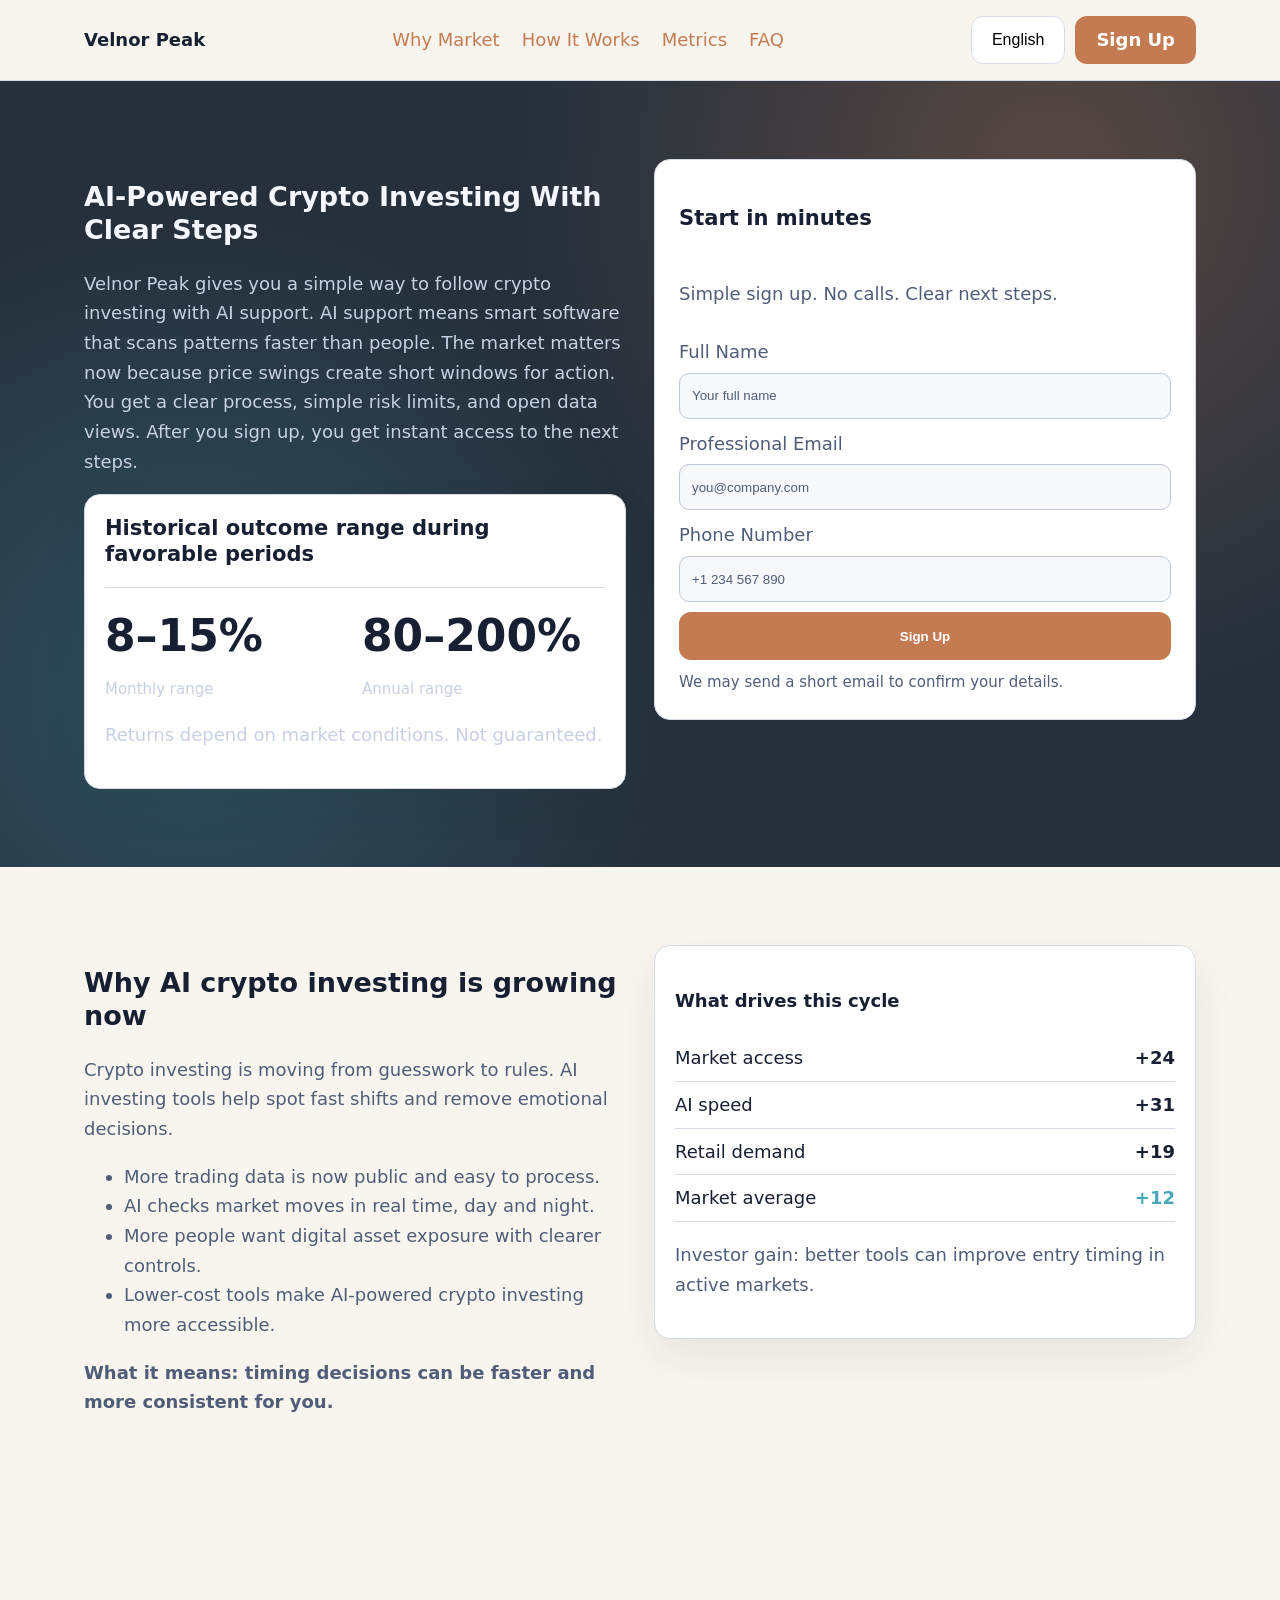
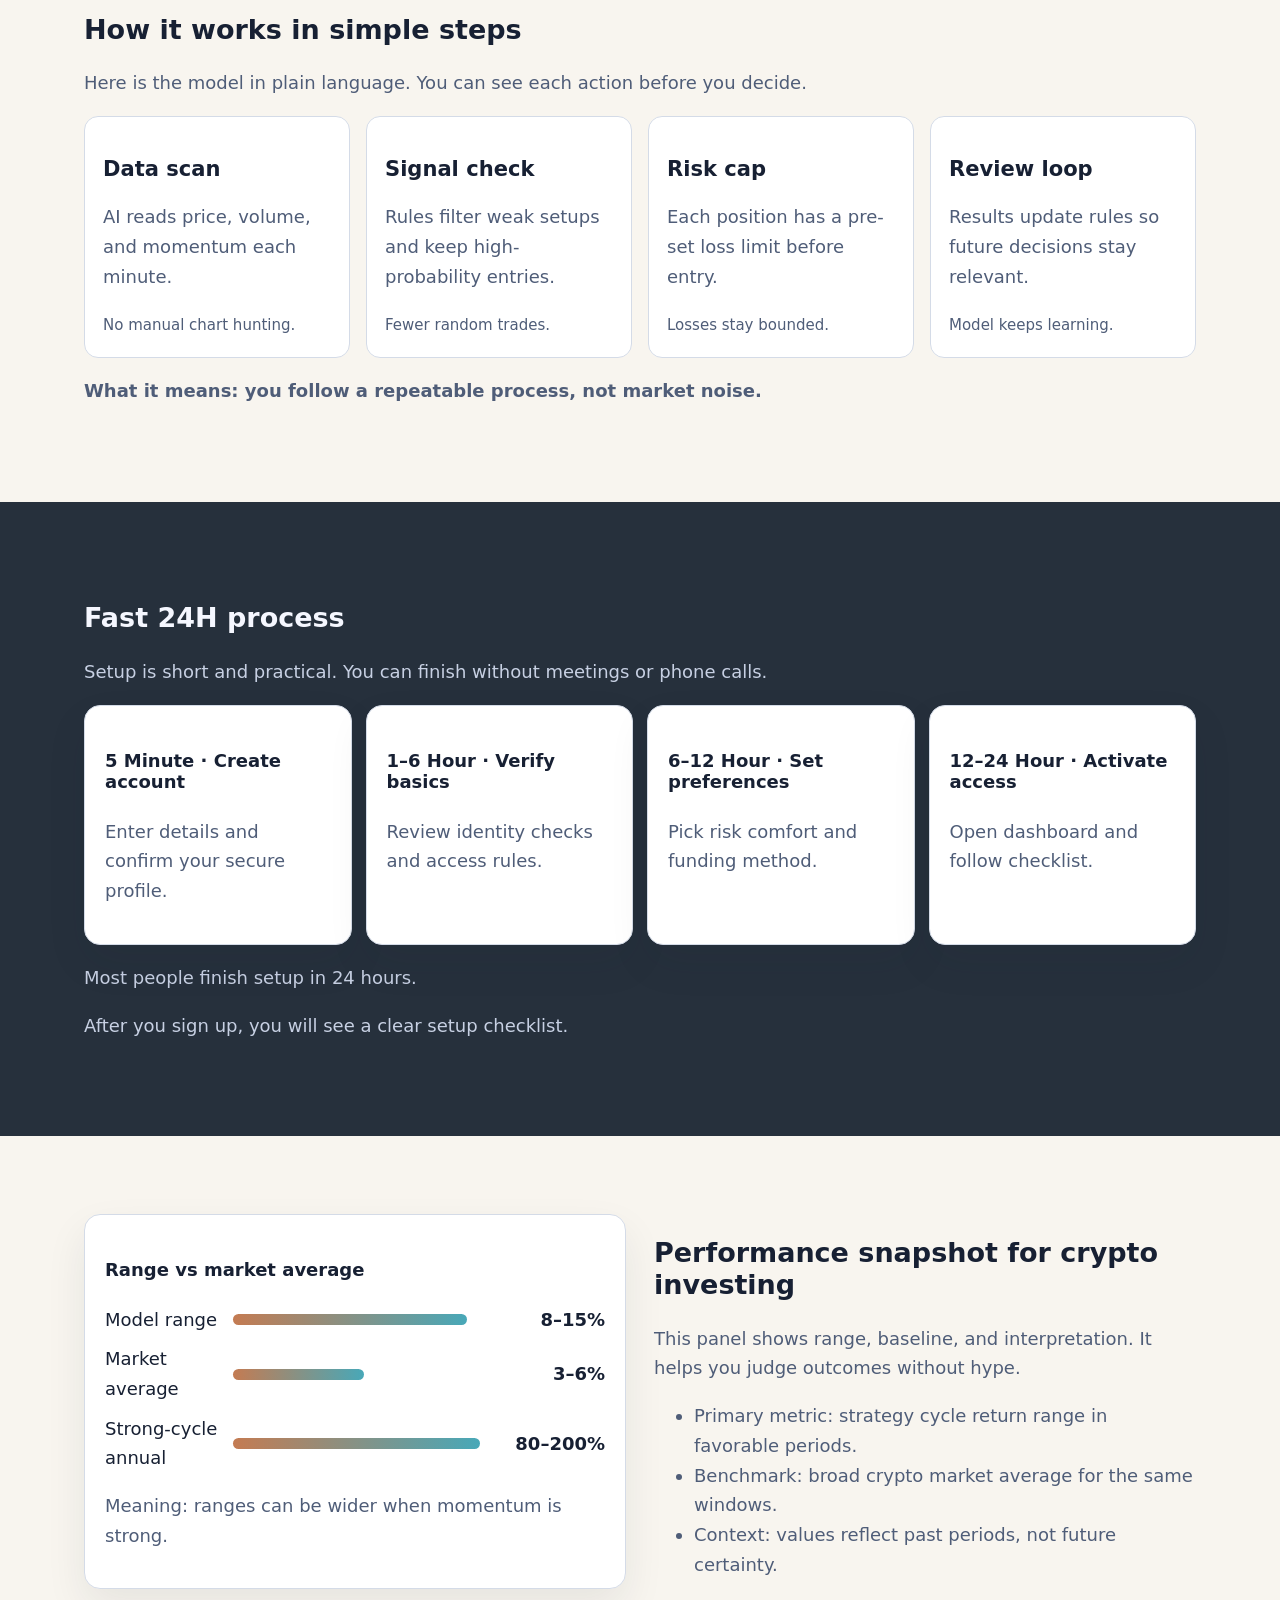
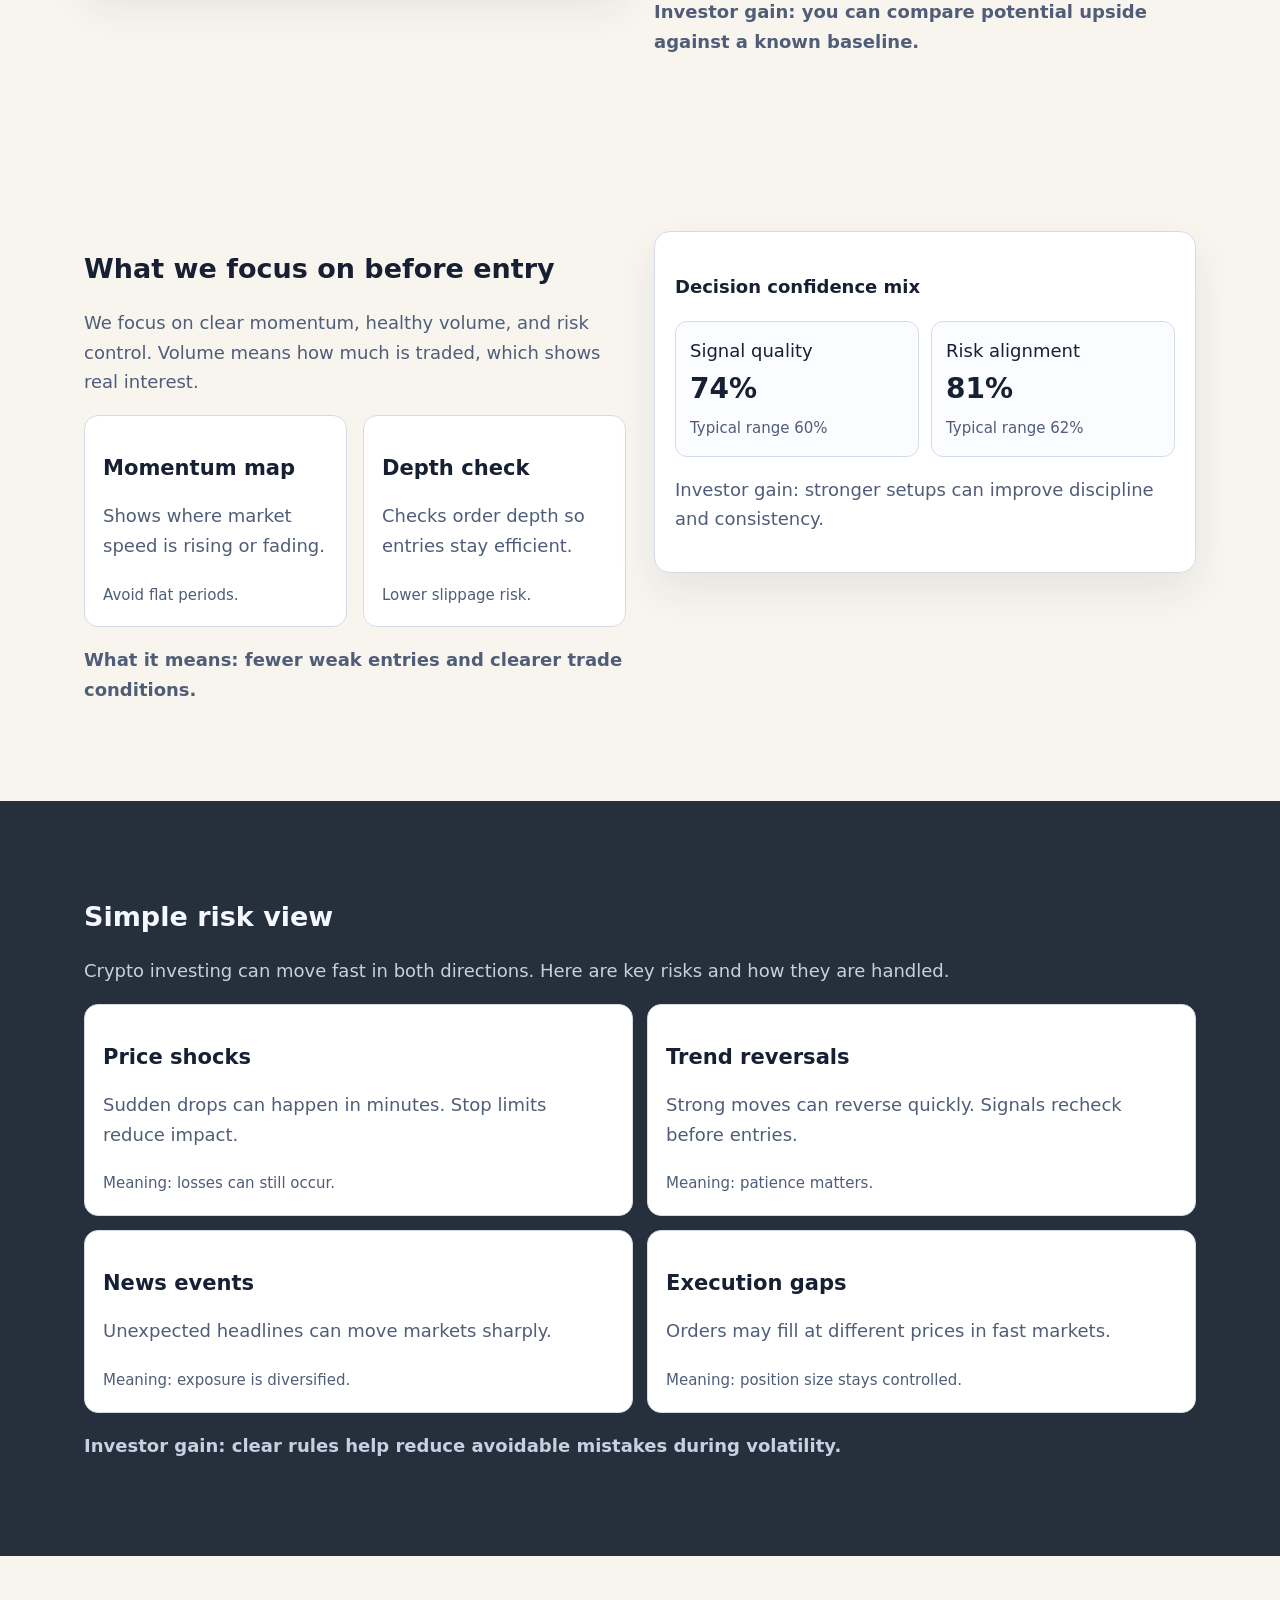
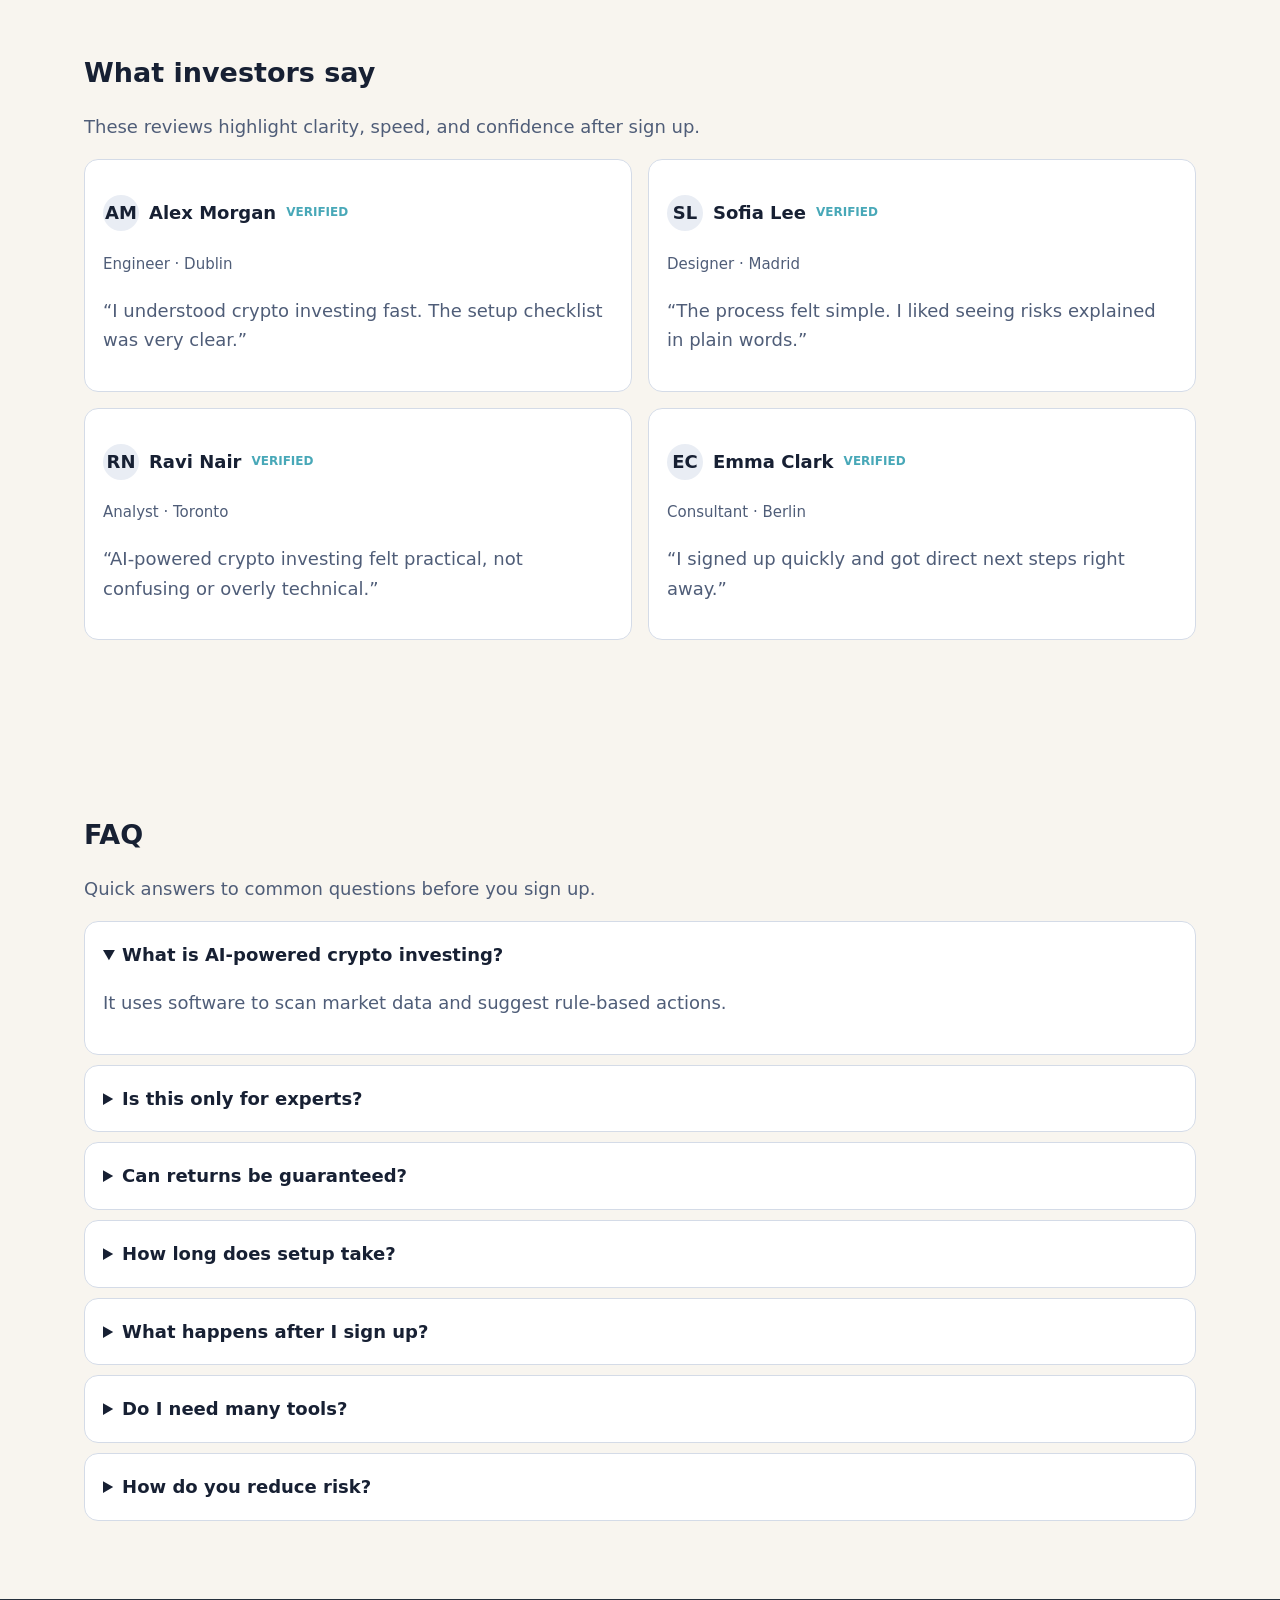
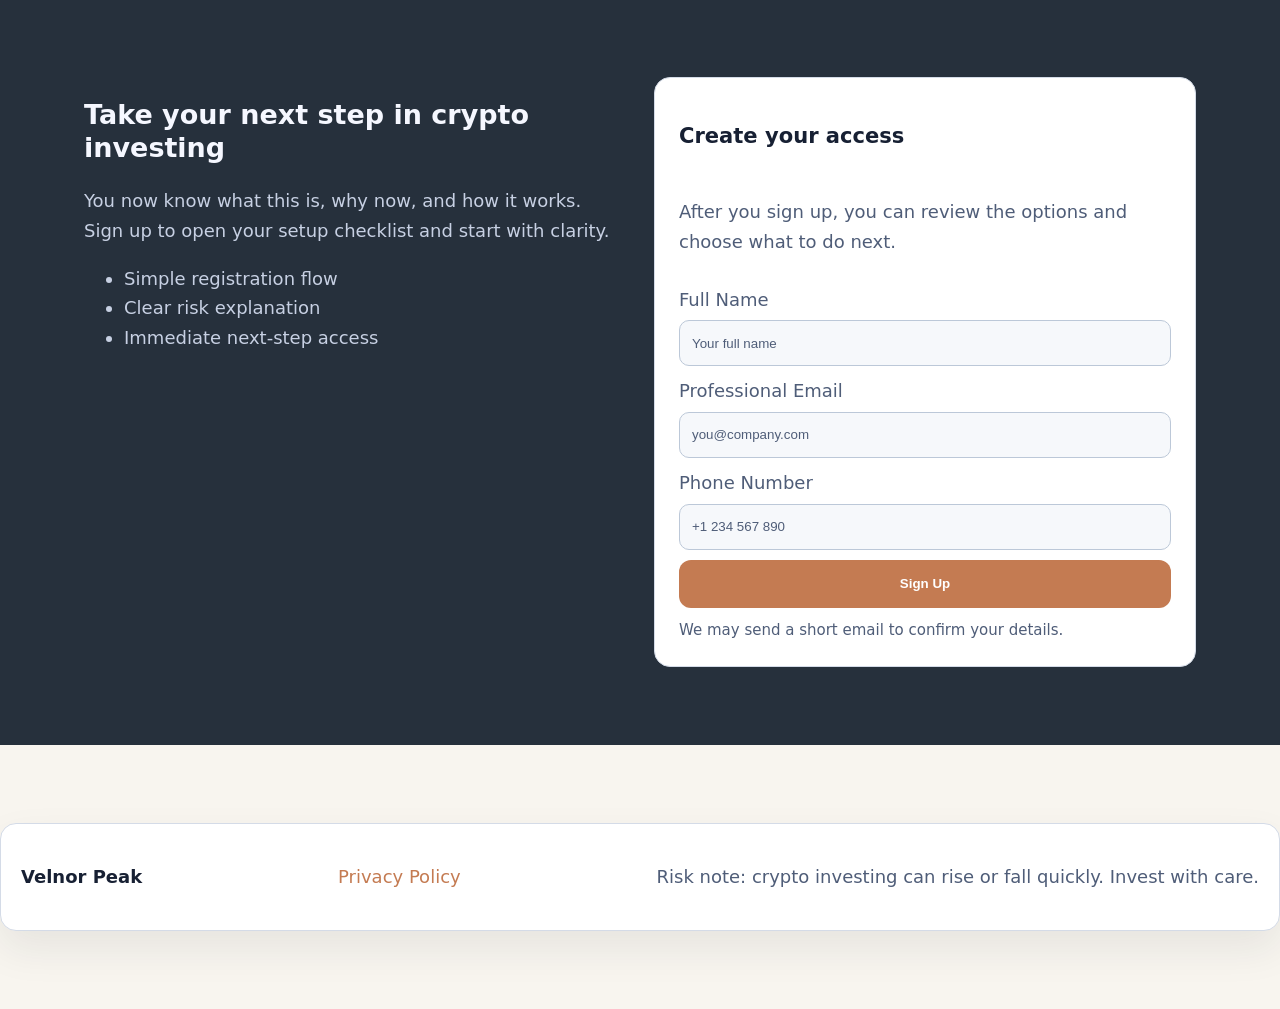
<file: index.html>
<!doctype html>
<html lang="en">
<head>
  <meta charset="UTF-8">
  <meta name="viewport" content="width=device-width, initial-scale=1.0">
  <title>Velnor Peak | AI-Powered Crypto Investing for English Users</title>
  <meta name="description" content="Learn a clear path to AI-powered crypto investing with Velnor Peak. Simple steps, clear risks, and fast sign up for English visitors.">
  <link rel="canonical" href="https://velnorpeak.com/">
  <link rel="alternate" hreflang="en" href="https://velnorpeak.com/index.html">
  <link rel="alternate" hreflang="de" href="https://velnorpeak.com/de/index.html">
  <link rel="alternate" hreflang="fr" href="https://velnorpeak.com/fr/index.html">
  <link rel="alternate" hreflang="es" href="https://velnorpeak.com/es/index.html">
  <link rel="alternate" hreflang="it" href="https://velnorpeak.com/it/index.html">
  <link rel="alternate" hreflang="tr" href="https://velnorpeak.com/tr/index.html">
  <link rel="alternate" hreflang="pt" href="https://velnorpeak.com/pt/index.html">
  <link rel="alternate" hreflang="ja" href="https://velnorpeak.com/jp/index.html">
  <link rel="alternate" hreflang="sk" href="https://velnorpeak.com/sk/index.html">
  <link rel="alternate" hreflang="nl-BE" href="https://velnorpeak.com/be/index.html">
  <link rel="alternate" hreflang="x-default" href="https://velnorpeak.com/index.html">
  <meta property="og:title" content="Velnor Peak | AI-Powered Crypto Investing for English Users">
  <meta property="og:description" content="Learn a clear path to AI-powered crypto investing with Velnor Peak. Simple steps, clear risks, and fast sign up for English visitors.">
  <meta property="og:type" content="website">
  <meta property="og:url" content="https://velnorpeak.com/">
  <meta property="og:site_name" content="Velnor Peak">
  <meta name="twitter:card" content="summary_large_image">
  <meta name="twitter:title" content="Velnor Peak | AI-Powered Crypto Investing for English Users">
  <meta name="twitter:description" content="Learn a clear path to AI-powered crypto investing with Velnor Peak. Simple steps, clear risks, and fast sign up for English visitors.">
  <link rel="stylesheet" href="assets/style.css">
  <script defer src="assets/app.js"></script>
</head>
<body>
<header class="site-header section light">
  <div class="container header-inner">
    <a class="brand" href="index.html">Velnor Peak</a>
    <nav class="nav desktop-nav" aria-label="Primary">
      <a href="#why-market">Why Market</a>
      <a href="#model">How It Works</a>
      <a href="#metrics">Metrics</a>
      <a href="#faq">FAQ</a>
    </nav>
    <div class="header-actions">
      <div class="lang-wrap">
        <button class="lang-pill" aria-expanded="false" aria-controls="lang-menu">English</button>
        <div id="lang-menu" class="lang-menu" role="menu">
          <a href="index.html"><svg viewBox="0 0 24 16" aria-hidden="true"><rect width="24" height="16" fill="#1f4aa8"/><path d="M0 0l24 16M24 0L0 16" stroke="#fff" stroke-width="3"/><path d="M0 0l24 16M24 0L0 16" stroke="#e62424" stroke-width="1.5"/><path d="M12 0v16M0 8h24" stroke="#fff" stroke-width="5"/><path d="M12 0v16M0 8h24" stroke="#e62424" stroke-width="3"/></svg>English</a>
          <a href="de/index.html"><svg viewBox="0 0 24 16" aria-hidden="true"><rect width="24" height="5.33" fill="#111"/><rect y="5.33" width="24" height="5.33" fill="#c82626"/><rect y="10.66" width="24" height="5.34" fill="#f2c230"/></svg>Deutsch</a>
          <a href="fr/index.html"><svg viewBox="0 0 24 16" aria-hidden="true"><rect width="8" height="16" fill="#1c4fb8"/><rect x="8" width="8" height="16" fill="#fff"/><rect x="16" width="8" height="16" fill="#d22c2c"/></svg>Français</a>
          <a href="es/index.html"><svg viewBox="0 0 24 16" aria-hidden="true"><rect width="24" height="4" fill="#b51f24"/><rect y="4" width="24" height="8" fill="#f4c52f"/><rect y="12" width="24" height="4" fill="#b51f24"/></svg>Español</a>
          <a href="it/index.html"><svg viewBox="0 0 24 16" aria-hidden="true"><rect width="8" height="16" fill="#1f8f47"/><rect x="8" width="8" height="16" fill="#fff"/><rect x="16" width="8" height="16" fill="#ce2b37"/></svg>Italiano</a>
          <a href="tr/index.html"><svg viewBox="0 0 24 16" aria-hidden="true"><rect width="24" height="16" fill="#d01b1b"/><circle cx="10" cy="8" r="4" fill="#fff"/><circle cx="11" cy="8" r="3" fill="#d01b1b"/><polygon points="15,8 17,7 17,9" fill="#fff"/></svg>Türkçe</a>
          <a href="pt/index.html"><svg viewBox="0 0 24 16" aria-hidden="true"><rect width="10" height="16" fill="#1f8f47"/><rect x="10" width="14" height="16" fill="#cf2c2c"/></svg>Português</a>
          <a href="jp/index.html"><svg viewBox="0 0 24 16" aria-hidden="true"><rect width="24" height="16" fill="#fff"/><circle cx="12" cy="8" r="4" fill="#c91818"/></svg>日本語</a>
          <a href="sk/index.html"><svg viewBox="0 0 24 16" aria-hidden="true"><rect width="24" height="5.33" fill="#fff"/><rect y="5.33" width="24" height="5.33" fill="#1d4eb3"/><rect y="10.66" width="24" height="5.34" fill="#c82626"/></svg>Slovak</a>
          <a href="be/index.html"><svg viewBox="0 0 24 16" aria-hidden="true"><rect width="8" height="16" fill="#111"/><rect x="8" width="8" height="16" fill="#f2c230"/><rect x="16" width="8" height="16" fill="#cc2f2f"/></svg>Nederlands (BE)</a>
        </div>
      </div>
      <a class="btn primary" href="#signup-final">Sign Up</a>
      <button class="burger" aria-expanded="false" aria-controls="mobile-drawer" aria-label="Open menu"><span></span><span></span><span></span></button>
    </div>
  </div>
</header>

<div class="drawer-backdrop" hidden></div>
<aside id="mobile-drawer" class="mobile-drawer" aria-hidden="true">
  <button class="drawer-close" aria-label="Close menu">✕</button>
  <nav class="nav mobile-nav" aria-label="Mobile">
    <a href="#why-market">Why Market</a><a href="#model">How It Works</a><a href="#metrics">Metrics</a><a href="#faq">FAQ</a>
  </nav>
  <div class="mobile-lang"> 
    <p class="muted">English</p>
    <a href="index.html">English</a>
    <a href="de/index.html">Deutsch</a>
    <a href="fr/index.html">Français</a>
    <a href="es/index.html">Español</a>
    <a href="it/index.html">Italiano</a>
    <a href="tr/index.html">Türkçe</a>
    <a href="pt/index.html">Português</a>
    <a href="jp/index.html">日本語</a>
    <a href="sk/index.html">Slovak</a>
    <a href="be/index.html">Nederlands (BE)</a>
  </div>
  <a class="btn primary" href="#signup-final">Sign Up</a>
</aside>

<main>
  <section class="section dark hero" id="hero">
    <div class="container hero-grid">
      <div>
        <h1>AI-Powered Crypto Investing With Clear Steps</h1>
        <p>Velnor Peak gives you a simple way to follow crypto investing with AI support. AI support means smart software that scans patterns faster than people. The market matters now because price swings create short windows for action. You get a clear process, simple risk limits, and open data views. After you sign up, you get instant access to the next steps.</p>
        <div class="hero-panel performance-panel">
          <h3>Historical outcome range during favorable periods</h3>
          <div class="perf-split">
            <div><strong>8–15%</strong><small>Monthly range</small></div>
            <div><strong>80–200%</strong><small>Annual range</small></div>
          </div>
          <p class="tiny">Returns depend on market conditions. Not guaranteed.</p>
        </div>
      </div>
      <form class="form-card" aria-label="Hero sign up form">
        <h3 class="form-title">Start in minutes</h3>
        <p class="form-sub">Simple sign up. No calls. Clear next steps.</p>
        <label>Full Name<input type="text" name="name" placeholder="Your full name" required></label>
        <label>Professional Email<input type="email" name="email" placeholder="you@company.com" required></label>
        <label>Phone Number<input type="tel" name="phone" placeholder="+1 234 567 890" required></label>
        <button class="btn primary" type="submit">Sign Up</button>
        <small>We may send a short email to confirm your details.</small>
      </form>
    </div>
  </section>

  <section class="section light" id="why-market">
    <div class="container split">
      <div>
        <h2>Why AI crypto investing is growing now</h2>
        <p>Crypto investing is moving from guesswork to rules. AI investing tools help spot fast shifts and remove emotional decisions.</p>
        <ul>
          <li>More trading data is now public and easy to process.</li>
          <li>AI checks market moves in real time, day and night.</li>
          <li>More people want digital asset exposure with clearer controls.</li>
          <li>Lower-cost tools make AI-powered crypto investing more accessible.</li>
        </ul>
        <p class="interpret">What it means: timing decisions can be faster and more consistent for you.</p>
      </div>
      <div class="visual-card waterfall">
        <h4>What drives this cycle</h4>
        <div class="wf-row"><span>Market access</span><b>+24</b></div>
        <div class="wf-row"><span>AI speed</span><b>+31</b></div>
        <div class="wf-row"><span>Retail demand</span><b>+19</b></div>
        <div class="wf-row base"><span>Market average</span><b>+12</b></div>
        <p>Investor gain: better tools can improve entry timing in active markets.</p>
      </div>
    </div>
  </section>

  <section class="section light" id="model">
    <div class="container">
      <h2>How it works in simple steps</h2>
      <p>Here is the model in plain language. You can see each action before you decide.</p>
      <div class="cards four">
        <article class="card"><h3>Data scan</h3><p>AI reads price, volume, and momentum each minute.</p><small class="muted">No manual chart hunting.</small></article>
        <article class="card"><h3>Signal check</h3><p>Rules filter weak setups and keep high-probability entries.</p><small class="muted">Fewer random trades.</small></article>
        <article class="card"><h3>Risk cap</h3><p>Each position has a pre-set loss limit before entry.</p><small class="muted">Losses stay bounded.</small></article>
        <article class="card"><h3>Review loop</h3><p>Results update rules so future decisions stay relevant.</p><small class="muted">Model keeps learning.</small></article>
      </div>
      <p class="interpret">What it means: you follow a repeatable process, not market noise.</p>
    </div>
  </section>

  <section class="section dark" id="process">
    <div class="container">
      <h2>Fast 24H process</h2>
      <p>Setup is short and practical. You can finish without meetings or phone calls.</p>
      <div class="process-grid">
        <article class="process-card"><h4>5 Minute · Create account</h4><p>Enter details and confirm your secure profile.</p></article>
        <article class="process-card"><h4>1–6 Hour · Verify basics</h4><p>Review identity checks and access rules.</p></article>
        <article class="process-card"><h4>6–12 Hour · Set preferences</h4><p>Pick risk comfort and funding method.</p></article>
        <article class="process-card"><h4>12–24 Hour · Activate access</h4><p>Open dashboard and follow checklist.</p></article>
      </div>
      <p>Most people finish setup in 24 hours.</p>
      <p>After you sign up, you will see a clear setup checklist.</p>
    </div>
  </section>

  <section class="section light" id="metrics">
    <div class="container split reverse">
      <div>
        <h2>Performance snapshot for crypto investing</h2>
        <p>This panel shows range, baseline, and interpretation. It helps you judge outcomes without hype.</p>
        <ul>
          <li>Primary metric: strategy cycle return range in favorable periods.</li>
          <li>Benchmark: broad crypto market average for the same windows.</li>
          <li>Context: values reflect past periods, not future certainty.</li>
        </ul>
        <p class="interpret">Investor gain: you can compare potential upside against a known baseline.</p>
      </div>
      <div class="visual-card comparison">
        <h4>Range vs market average</h4>
        <div class="bar"><span>Model range</span><i style="width:78%"></i><b>8–15%</b></div>
        <div class="bar"><span>Market average</span><i style="width:42%"></i><b>3–6%</b></div>
        <div class="bar"><span>Strong-cycle annual</span><i style="width:90%"></i><b>80–200%</b></div>
        <p>Meaning: ranges can be wider when momentum is strong.</p>
      </div>
    </div>
  </section>

  <section class="section light" id="insights">
    <div class="container split">
      <div>
        <h2>What we focus on before entry</h2>
        <p>We focus on clear momentum, healthy volume, and risk control. Volume means how much is traded, which shows real interest.</p>
        <div class="cards two">
          <article class="card"><h3>Momentum map</h3><p>Shows where market speed is rising or fading.</p><small class="muted">Avoid flat periods.</small></article>
          <article class="card"><h3>Depth check</h3><p>Checks order depth so entries stay efficient.</p><small class="muted">Lower slippage risk.</small></article>
        </div>
        <p class="interpret">What it means: fewer weak entries and clearer trade conditions.</p>
      </div>
      <div class="visual-card ring-wrap">
        <h4>Decision confidence mix</h4>
        <div class="ring-grid">
          <div class="ring"><span>Signal quality</span><b>74%</b><small>Typical range 60%</small></div>
          <div class="ring"><span>Risk alignment</span><b>81%</b><small>Typical range 62%</small></div>
        </div>
        <p>Investor gain: stronger setups can improve discipline and consistency.</p>
      </div>
    </div>
  </section>

  <section class="section dark" id="risk">
    <div class="container">
      <h2>Simple risk view</h2>
      <p>Crypto investing can move fast in both directions. Here are key risks and how they are handled.</p>
      <div class="risk-matrix">
        <article class="card"><h3>Price shocks</h3><p>Sudden drops can happen in minutes. Stop limits reduce impact.</p><small class="muted">Meaning: losses can still occur.</small></article>
        <article class="card"><h3>Trend reversals</h3><p>Strong moves can reverse quickly. Signals recheck before entries.</p><small class="muted">Meaning: patience matters.</small></article>
        <article class="card"><h3>News events</h3><p>Unexpected headlines can move markets sharply.</p><small class="muted">Meaning: exposure is diversified.</small></article>
        <article class="card"><h3>Execution gaps</h3><p>Orders may fill at different prices in fast markets.</p><small class="muted">Meaning: position size stays controlled.</small></article>
      </div>
      <p class="interpret">Investor gain: clear rules help reduce avoidable mistakes during volatility.</p>
    </div>
  </section>

  <section class="section light" id="reviews">
    <div class="container">
      <h2>What investors say</h2>
      <p>These reviews highlight clarity, speed, and confidence after sign up.</p>
      <div class="cards two">
        <article class="review-card"><div class="review-head"><span class="avatar">AM</span><h4>Alex Morgan</h4><span class="verified">VERIFIED</span></div><small>Engineer · Dublin</small><p>“I understood crypto investing fast. The setup checklist was very clear.”</p></article>
        <article class="review-card"><div class="review-head"><span class="avatar">SL</span><h4>Sofia Lee</h4><span class="verified">VERIFIED</span></div><small>Designer · Madrid</small><p>“The process felt simple. I liked seeing risks explained in plain words.”</p></article>
        <article class="review-card"><div class="review-head"><span class="avatar">RN</span><h4>Ravi Nair</h4><span class="verified">VERIFIED</span></div><small>Analyst · Toronto</small><p>“AI-powered crypto investing felt practical, not confusing or overly technical.”</p></article>
        <article class="review-card"><div class="review-head"><span class="avatar">EC</span><h4>Emma Clark</h4><span class="verified">VERIFIED</span></div><small>Consultant · Berlin</small><p>“I signed up quickly and got direct next steps right away.”</p></article>
      </div>
    </div>
  </section>

  <section class="section light" id="faq">
    <div class="container">
      <h2>FAQ</h2>
      <p>Quick answers to common questions before you sign up.</p>
      <div class="faq-list">
        <details class="faq-item" open><summary>What is AI-powered crypto investing?</summary><p>It uses software to scan market data and suggest rule-based actions.</p></details>
        <details class="faq-item"><summary>Is this only for experts?</summary><p>No. It is made for investors who want a clear, simple process.</p></details>
        <details class="faq-item"><summary>Can returns be guaranteed?</summary><p>No. Markets change quickly, so outcomes always depend on conditions.</p></details>
        <details class="faq-item"><summary>How long does setup take?</summary><p>Most people complete setup in 24 hours using the checklist.</p></details>
        <details class="faq-item"><summary>What happens after I sign up?</summary><p>After you sign up, you can review the options and choose what to do next.</p></details>
        <details class="faq-item"><summary>Do I need many tools?</summary><p>No. The dashboard groups key data in one clear view.</p></details>
        <details class="faq-item"><summary>How do you reduce risk?</summary><p>Risk caps, signal filters, and position sizing help limit avoidable losses.</p></details>
      </div>
    </div>
  </section>

  <section class="section dark" id="signup-final">
    <div class="container split">
      <div>
        <h2>Take your next step in crypto investing</h2>
        <p>You now know what this is, why now, and how it works. Sign up to open your setup checklist and start with clarity.</p>
        <ul>
          <li>Simple registration flow</li><li>Clear risk explanation</li><li>Immediate next-step access</li>
        </ul>
      </div>
      <form class="form-card" aria-label="Final sign up form">
        <h3 class="form-title">Create your access</h3>
        <p class="form-sub">After you sign up, you can review the options and choose what to do next.</p>
        <label>Full Name<input type="text" name="name2" placeholder="Your full name" required></label>
        <label>Professional Email<input type="email" name="email2" placeholder="you@company.com" required></label>
        <label>Phone Number<input type="tel" name="phone2" placeholder="+1 234 567 890" required></label>
        <button class="btn primary" type="submit">Sign Up</button>
        <small>We may send a short email to confirm your details.</small>
      </form>
    </div>
  </section>
</main>

<footer class="section light">
  <div class="container footer-panel">
    <strong>Velnor Peak</strong>
    <a href="#" data-open-privacy>Privacy Policy</a>
    <p>Risk note: crypto investing can rise or fall quickly. Invest with care.</p>
  </div>
</footer>

<div class="modal" id="privacy-modal" aria-hidden="true" role="dialog" aria-modal="true" aria-labelledby="privacy-title">
  <div class="modal-card">
    <button class="modal-x" aria-label="Close privacy policy">✕</button>
    <h3 id="privacy-title">Privacy Policy</h3>
    <p><strong>Introduction:</strong> We explain how we handle your data in simple terms.</p>
    <p><strong>Data collection:</strong> We collect name, email, phone, and usage events.</p>
    <p><strong>Legal basis:</strong> We process data to provide access and secure accounts.</p>
    <p><strong>Cookies:</strong> Cookies help save settings and improve site performance.</p>
    <p><strong>Retention:</strong> Data stays only as long as needed for service and law.</p>
    <p><strong>Third-party sharing:</strong> Trusted providers help with hosting, email, and security.</p>
    <p><strong>Security:</strong> We use access controls and monitoring to protect records.</p>
    <p><strong>User rights:</strong> You can request access, correction, or deletion of data.</p>
    <p><strong>International transfers:</strong> Data may move across regions with safeguards.</p>
    <p><strong>Industry risk disclosure:</strong> Digital asset markets are volatile and can change quickly.</p>
    <p><strong>Contact:</strong> Email privacy@velnorpeak.com for privacy requests.</p>
    <div class="modal-footer"><button class="btn secondary" data-close-privacy>Close</button></div>
  </div>
</div>

<script type="application/ld+json">
{"@context":"https://schema.org","@graph":[{"@type":"Organization","name":"Velnor Peak","url":"https://velnorpeak.com"},{"@type":"WebSite","name":"Velnor Peak","url":"https://velnorpeak.com"},{"@type":"FAQPage","mainEntity":[{"@type":"Question","name":"What is AI-powered crypto investing?","acceptedAnswer":{"@type":"Answer","text":"It uses software to scan market data and suggest rule-based actions."}}]},{"@type":"Review","author":{"@type":"Person","name":"Alex Morgan"},"reviewBody":"I understood crypto investing fast. The setup checklist was very clear.","itemReviewed":{"@type":"Service","name":"Velnor Peak"}}]}
</script>
</body>
</html>
</file>
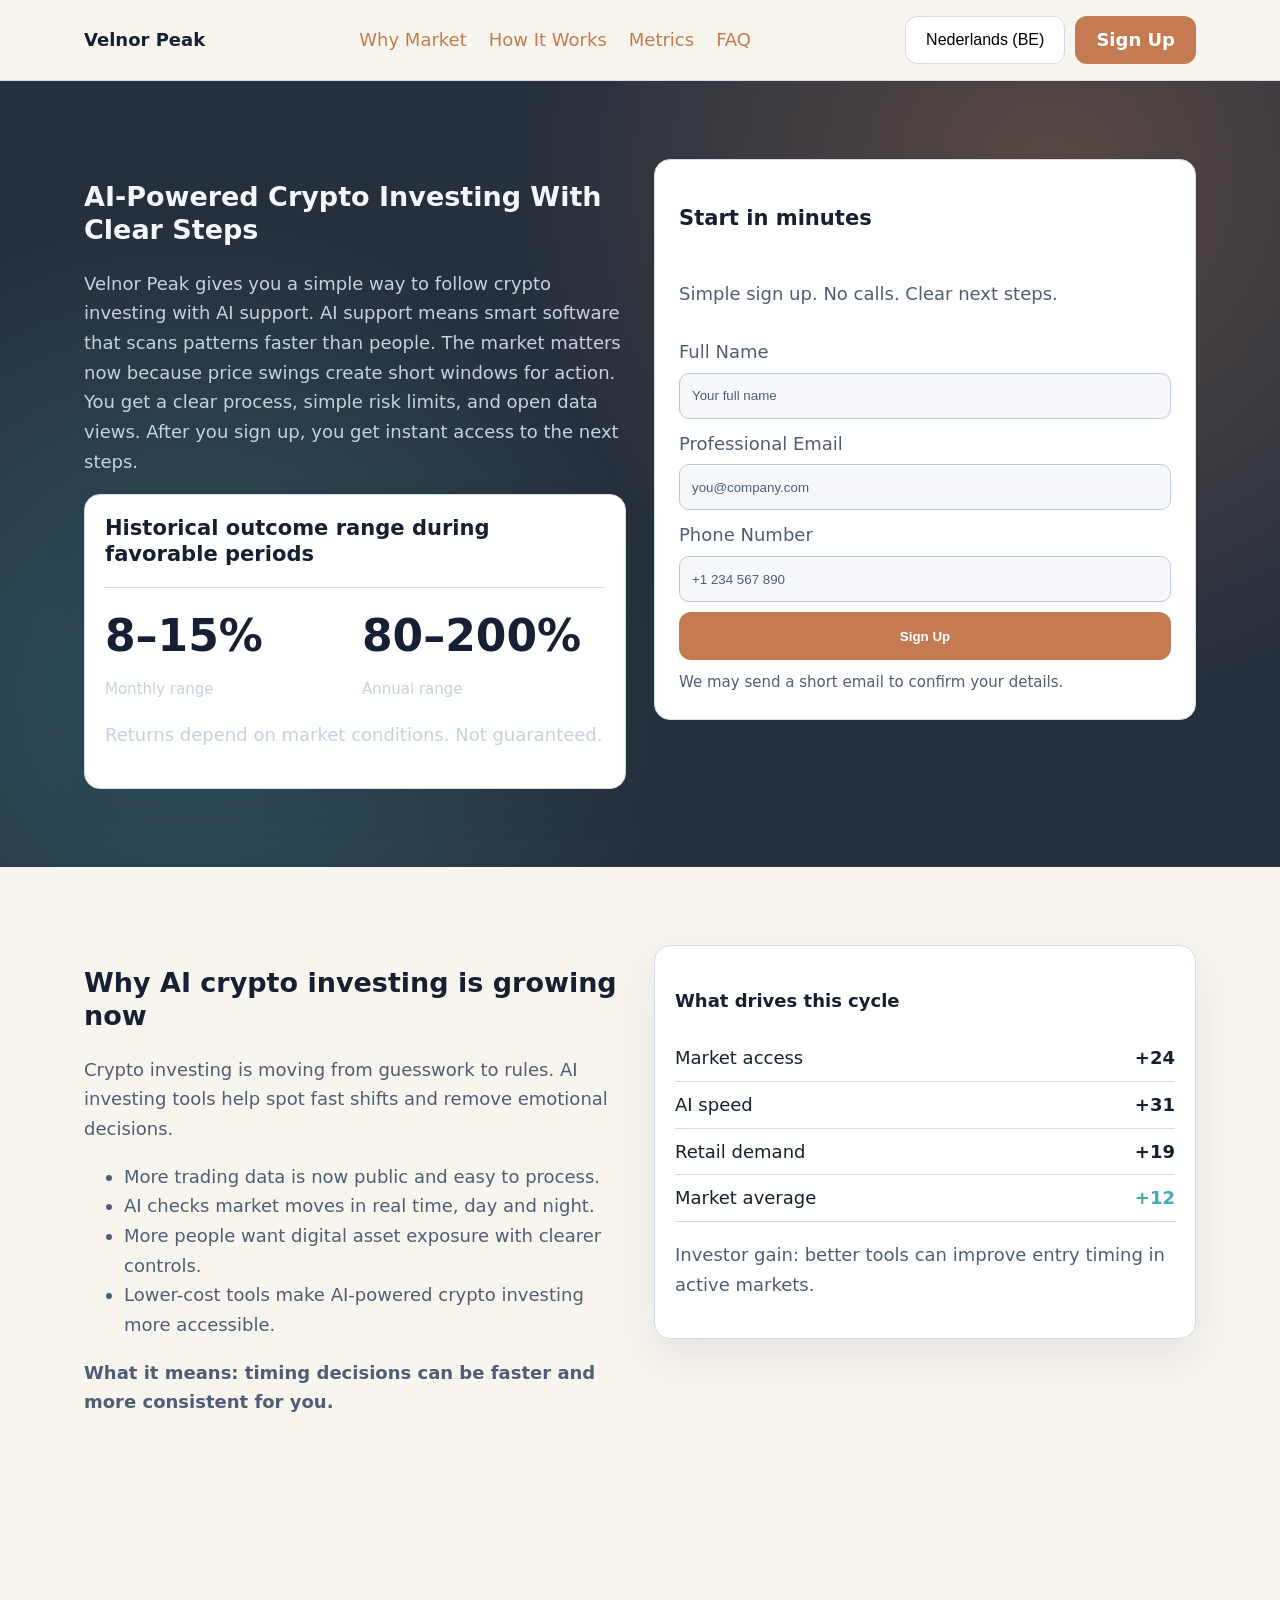
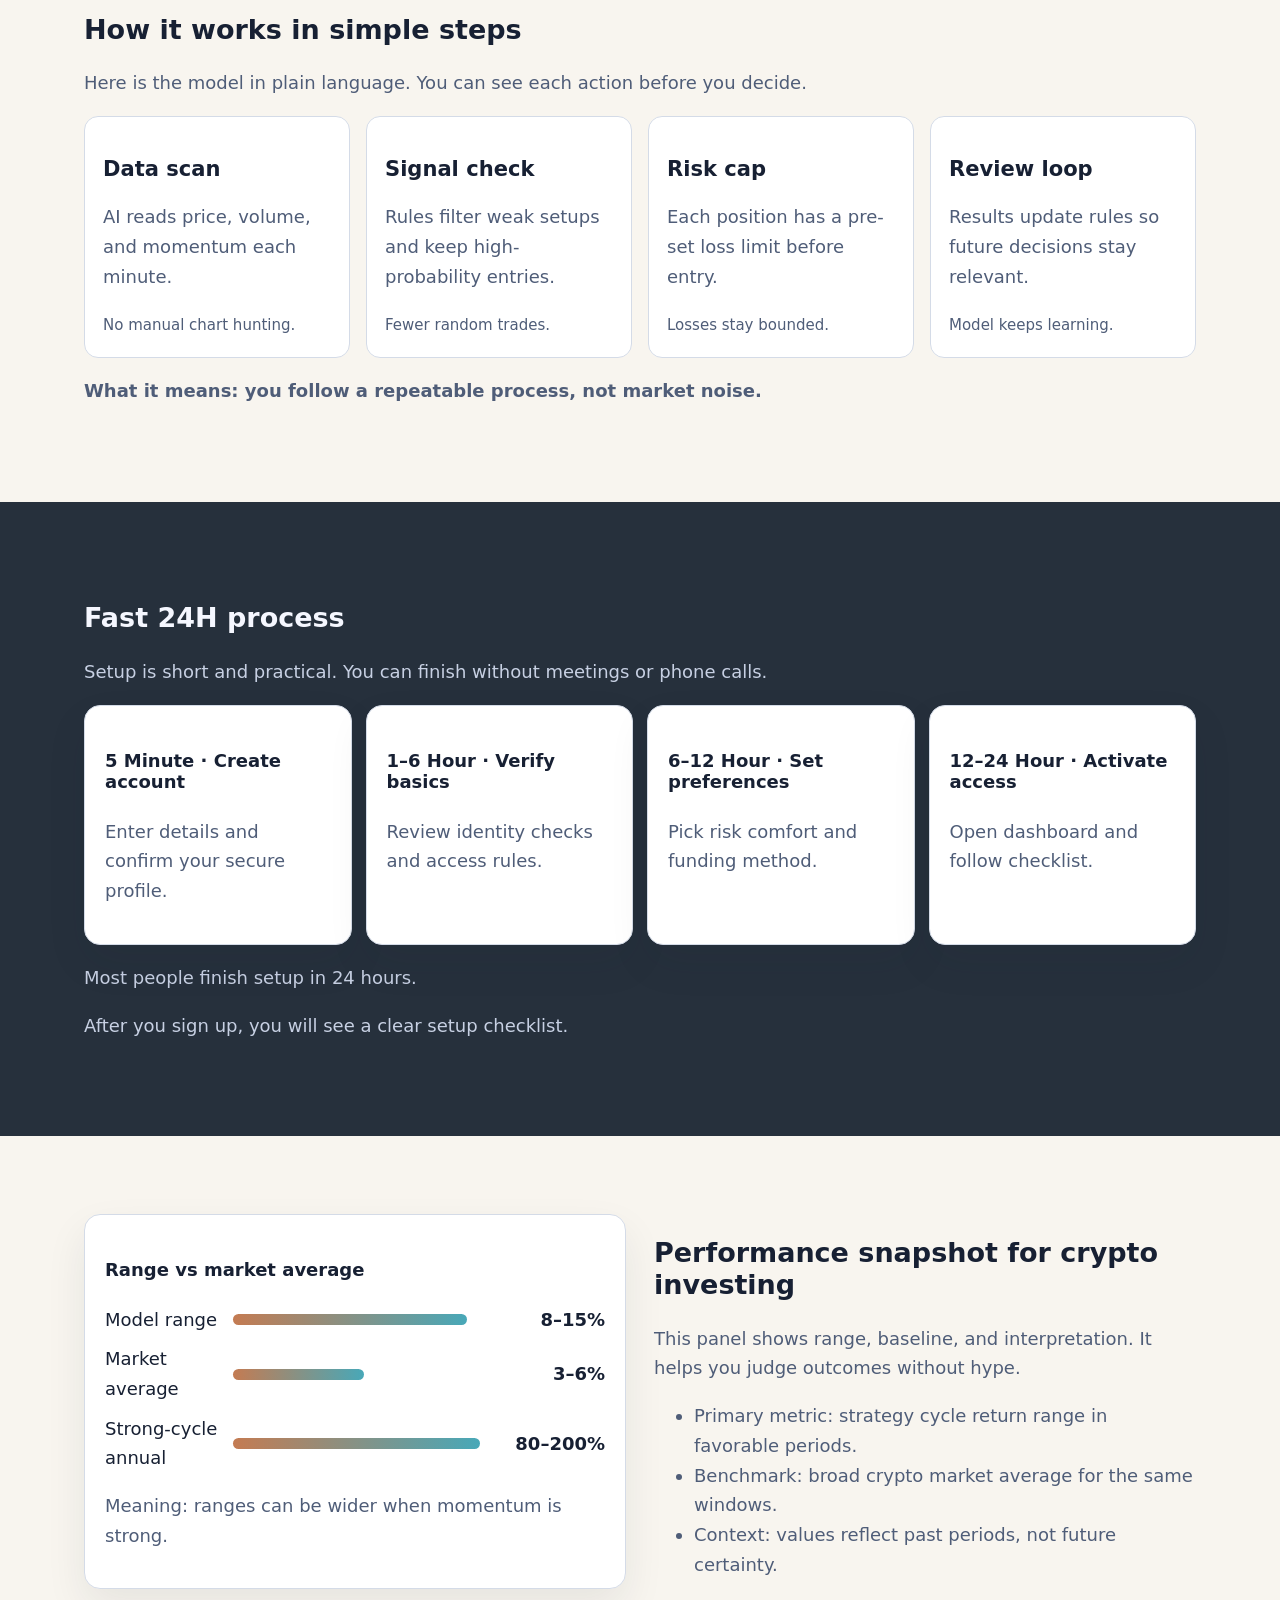
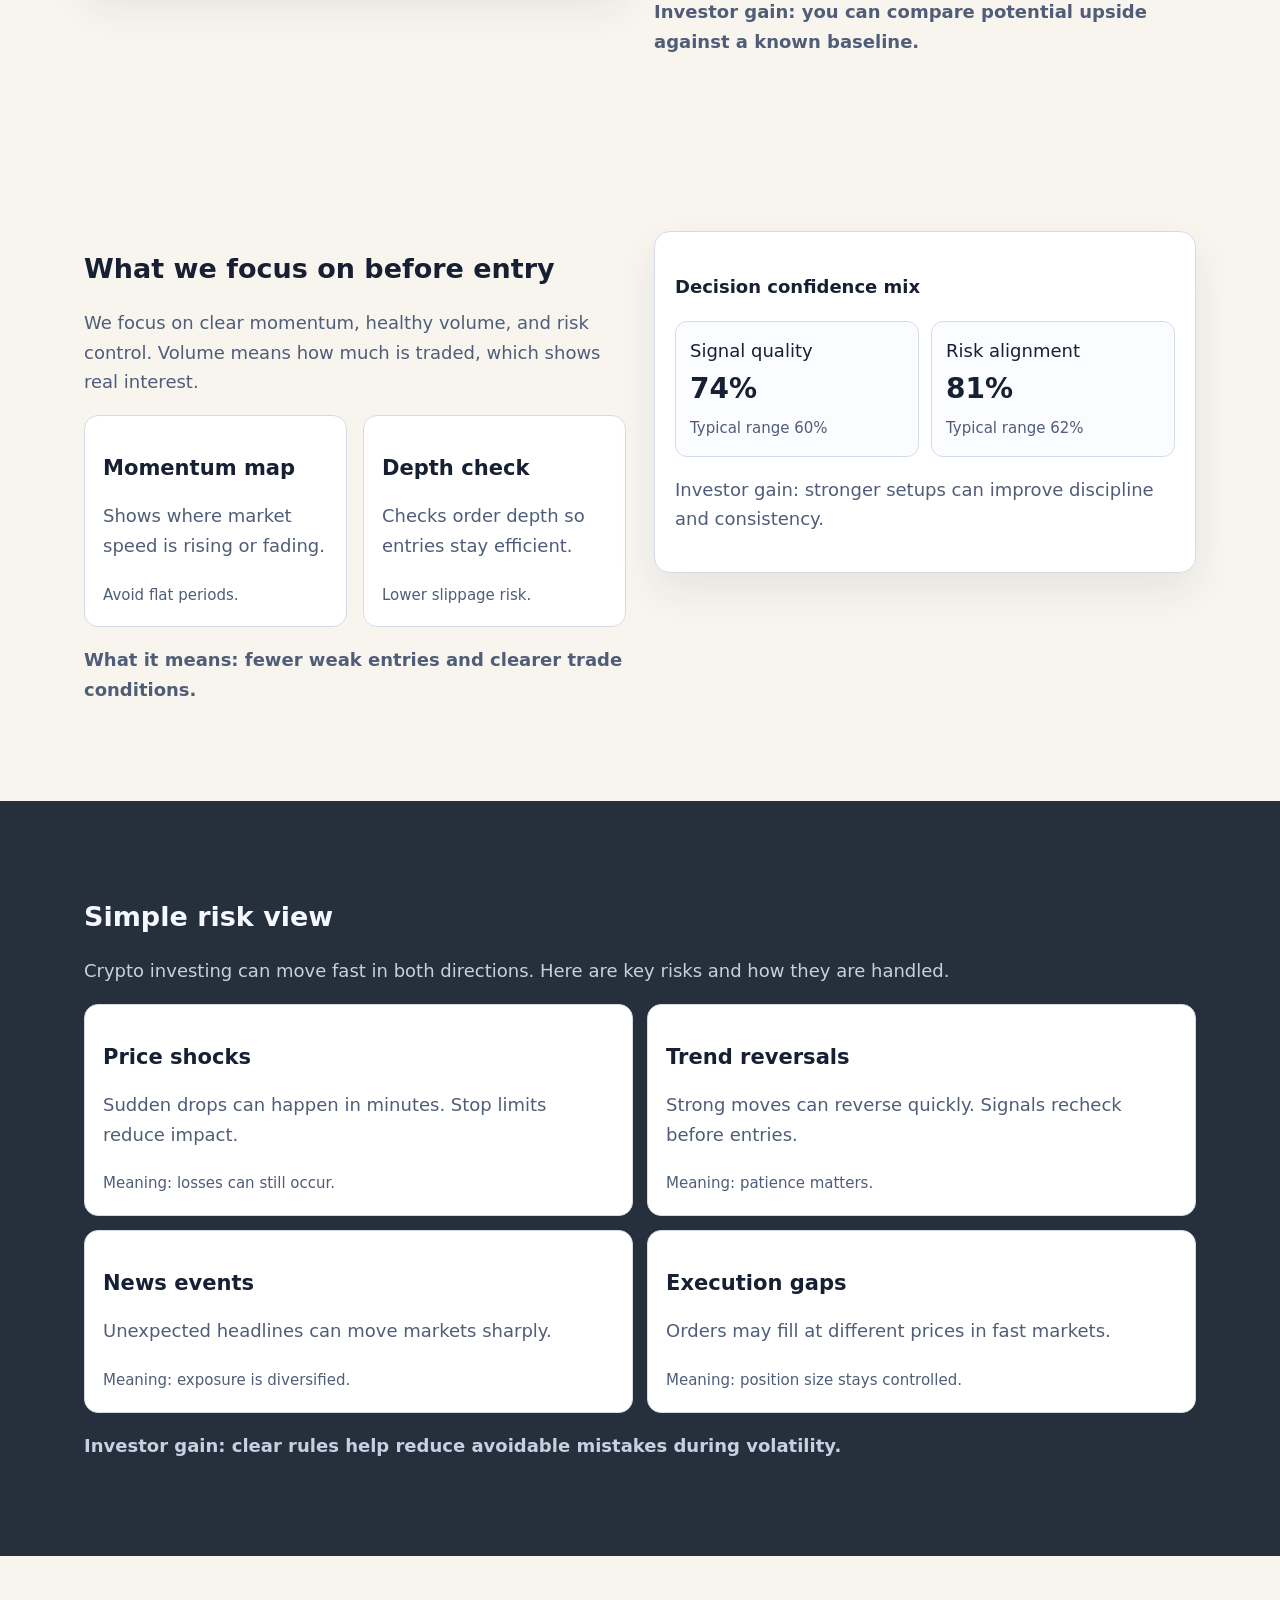
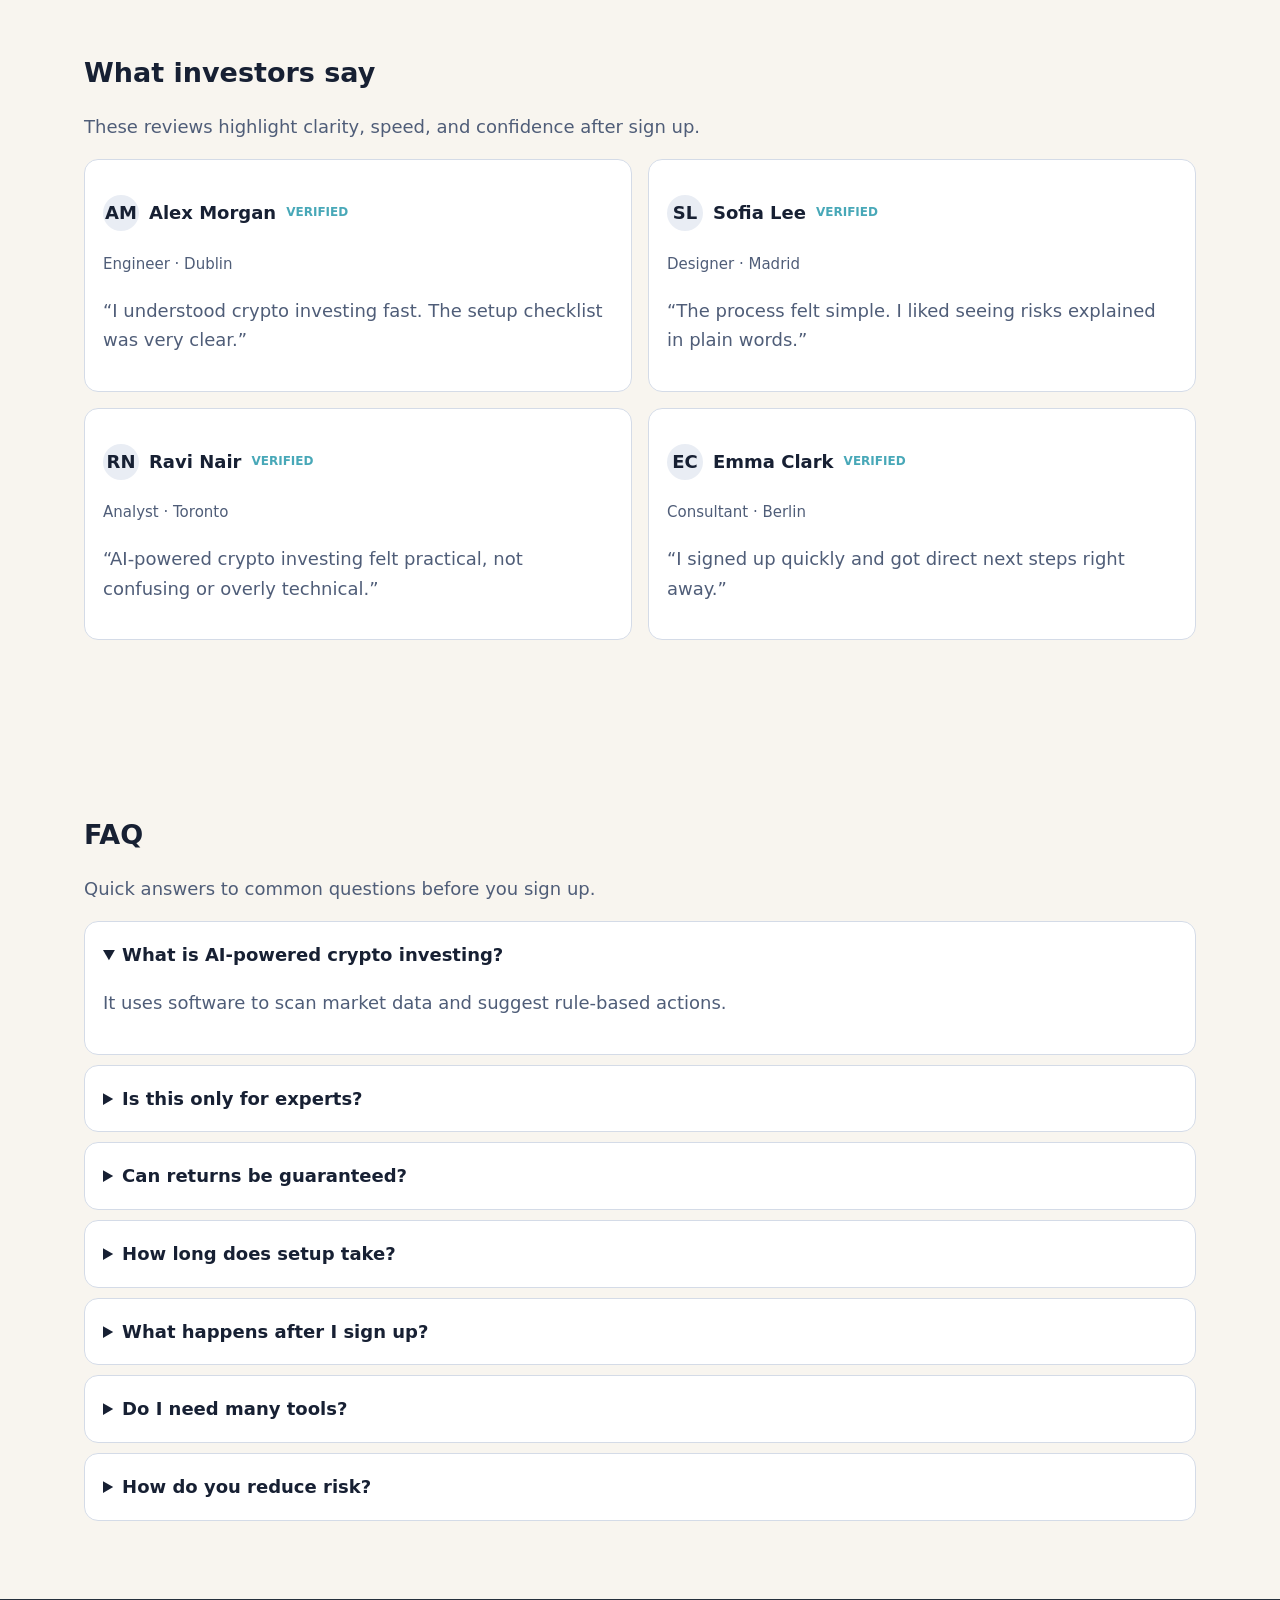
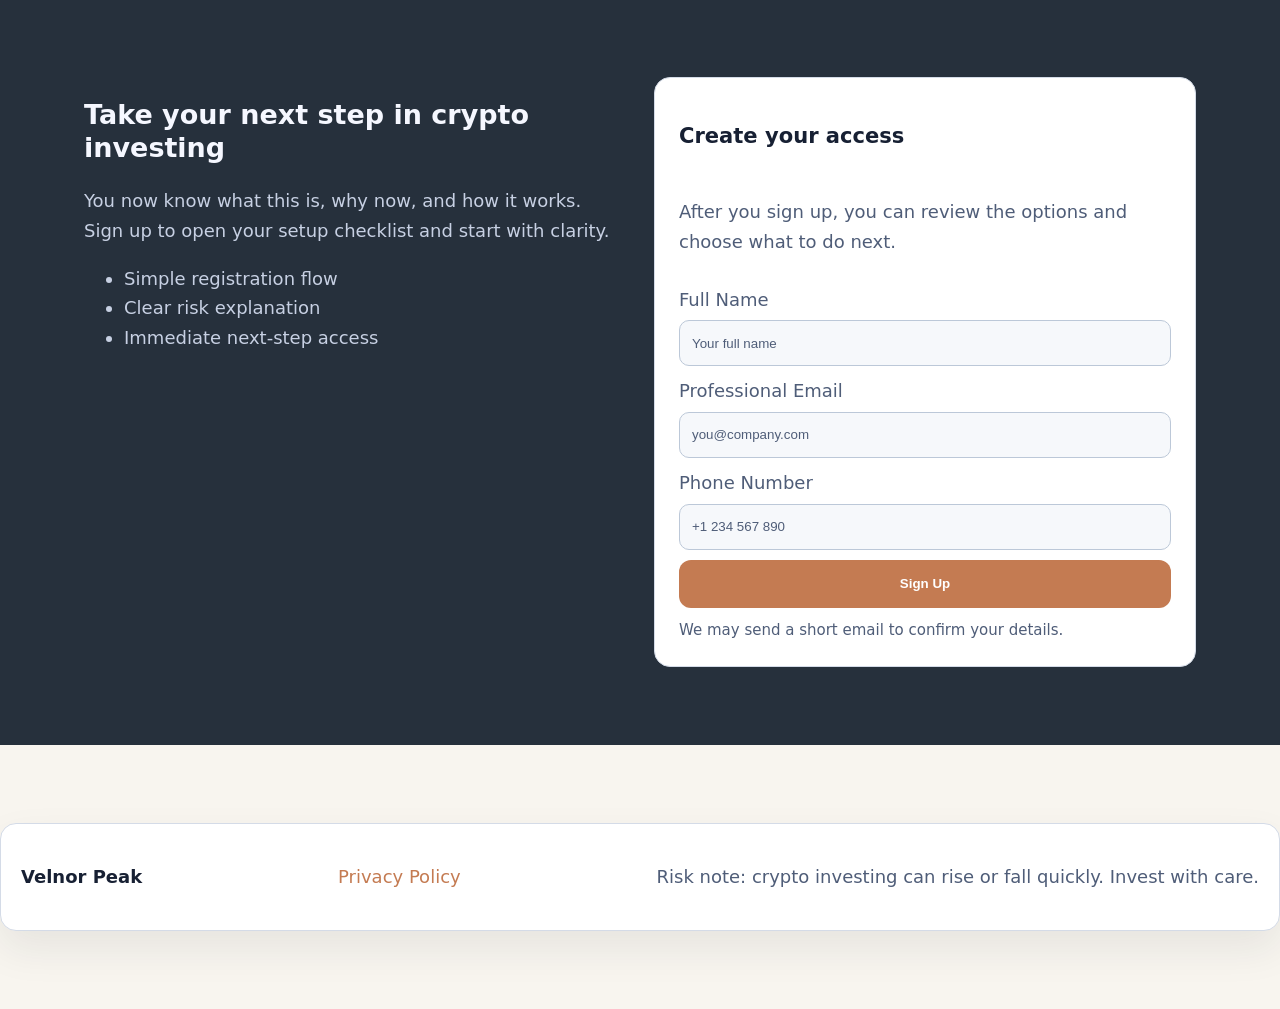
<file: be/index.html>
<!doctype html>
<html lang="en">
<head>
  <meta charset="UTF-8">
  <meta name="viewport" content="width=device-width, initial-scale=1.0">
  <title>Velnor Peak | AI-Powered Crypto Investing for Nederlands (BE) Users</title>
  <meta name="description" content="Learn a clear path to AI-powered crypto investing with Velnor Peak. Simple steps, clear risks, and fast sign up for Nederlands (BE) visitors.">
  <link rel="canonical" href="https://velnorpeak.com/be/index.html">
  <link rel="alternate" hreflang="en" href="https://velnorpeak.com/index.html">
  <link rel="alternate" hreflang="de" href="https://velnorpeak.com/de/index.html">
  <link rel="alternate" hreflang="fr" href="https://velnorpeak.com/fr/index.html">
  <link rel="alternate" hreflang="es" href="https://velnorpeak.com/es/index.html">
  <link rel="alternate" hreflang="it" href="https://velnorpeak.com/it/index.html">
  <link rel="alternate" hreflang="tr" href="https://velnorpeak.com/tr/index.html">
  <link rel="alternate" hreflang="pt" href="https://velnorpeak.com/pt/index.html">
  <link rel="alternate" hreflang="ja" href="https://velnorpeak.com/jp/index.html">
  <link rel="alternate" hreflang="sk" href="https://velnorpeak.com/sk/index.html">
  <link rel="alternate" hreflang="nl-BE" href="https://velnorpeak.com/be/index.html">
  <link rel="alternate" hreflang="x-default" href="https://velnorpeak.com/index.html">
  <meta property="og:title" content="Velnor Peak | AI-Powered Crypto Investing for Nederlands (BE) Users">
  <meta property="og:description" content="Learn a clear path to AI-powered crypto investing with Velnor Peak. Simple steps, clear risks, and fast sign up for Nederlands (BE) visitors.">
  <meta property="og:type" content="website">
  <meta property="og:url" content="https://velnorpeak.com/be/index.html">
  <meta property="og:site_name" content="Velnor Peak">
  <meta name="twitter:card" content="summary_large_image">
  <meta name="twitter:title" content="Velnor Peak | AI-Powered Crypto Investing for Nederlands (BE) Users">
  <meta name="twitter:description" content="Learn a clear path to AI-powered crypto investing with Velnor Peak. Simple steps, clear risks, and fast sign up for Nederlands (BE) visitors.">
  <link rel="stylesheet" href="../assets/style.css">
  <script defer src="../assets/app.js"></script>
</head>
<body>
<header class="site-header section light">
  <div class="container header-inner">
    <a class="brand" href="../index.html">Velnor Peak</a>
    <nav class="nav desktop-nav" aria-label="Primary">
      <a href="#why-market">Why Market</a>
      <a href="#model">How It Works</a>
      <a href="#metrics">Metrics</a>
      <a href="#faq">FAQ</a>
    </nav>
    <div class="header-actions">
      <div class="lang-wrap">
        <button class="lang-pill" aria-expanded="false" aria-controls="lang-menu">Nederlands (BE)</button>
        <div id="lang-menu" class="lang-menu" role="menu">
          <a href="../index.html"><svg viewBox="0 0 24 16" aria-hidden="true"><rect width="24" height="16" fill="#1f4aa8"/><path d="M0 0l24 16M24 0L0 16" stroke="#fff" stroke-width="3"/><path d="M0 0l24 16M24 0L0 16" stroke="#e62424" stroke-width="1.5"/><path d="M12 0v16M0 8h24" stroke="#fff" stroke-width="5"/><path d="M12 0v16M0 8h24" stroke="#e62424" stroke-width="3"/></svg>English</a>
          <a href="../de/index.html"><svg viewBox="0 0 24 16" aria-hidden="true"><rect width="24" height="5.33" fill="#111"/><rect y="5.33" width="24" height="5.33" fill="#c82626"/><rect y="10.66" width="24" height="5.34" fill="#f2c230"/></svg>Deutsch</a>
          <a href="../fr/index.html"><svg viewBox="0 0 24 16" aria-hidden="true"><rect width="8" height="16" fill="#1c4fb8"/><rect x="8" width="8" height="16" fill="#fff"/><rect x="16" width="8" height="16" fill="#d22c2c"/></svg>Français</a>
          <a href="../es/index.html"><svg viewBox="0 0 24 16" aria-hidden="true"><rect width="24" height="4" fill="#b51f24"/><rect y="4" width="24" height="8" fill="#f4c52f"/><rect y="12" width="24" height="4" fill="#b51f24"/></svg>Español</a>
          <a href="../it/index.html"><svg viewBox="0 0 24 16" aria-hidden="true"><rect width="8" height="16" fill="#1f8f47"/><rect x="8" width="8" height="16" fill="#fff"/><rect x="16" width="8" height="16" fill="#ce2b37"/></svg>Italiano</a>
          <a href="../tr/index.html"><svg viewBox="0 0 24 16" aria-hidden="true"><rect width="24" height="16" fill="#d01b1b"/><circle cx="10" cy="8" r="4" fill="#fff"/><circle cx="11" cy="8" r="3" fill="#d01b1b"/><polygon points="15,8 17,7 17,9" fill="#fff"/></svg>Türkçe</a>
          <a href="../pt/index.html"><svg viewBox="0 0 24 16" aria-hidden="true"><rect width="10" height="16" fill="#1f8f47"/><rect x="10" width="14" height="16" fill="#cf2c2c"/></svg>Português</a>
          <a href="../jp/index.html"><svg viewBox="0 0 24 16" aria-hidden="true"><rect width="24" height="16" fill="#fff"/><circle cx="12" cy="8" r="4" fill="#c91818"/></svg>日本語</a>
          <a href="../sk/index.html"><svg viewBox="0 0 24 16" aria-hidden="true"><rect width="24" height="5.33" fill="#fff"/><rect y="5.33" width="24" height="5.33" fill="#1d4eb3"/><rect y="10.66" width="24" height="5.34" fill="#c82626"/></svg>Slovak</a>
          <a href="../be/index.html"><svg viewBox="0 0 24 16" aria-hidden="true"><rect width="8" height="16" fill="#111"/><rect x="8" width="8" height="16" fill="#f2c230"/><rect x="16" width="8" height="16" fill="#cc2f2f"/></svg>Nederlands (BE)</a>
        </div>
      </div>
      <a class="btn primary" href="#signup-final">Sign Up</a>
      <button class="burger" aria-expanded="false" aria-controls="mobile-drawer" aria-label="Open menu"><span></span><span></span><span></span></button>
    </div>
  </div>
</header>

<div class="drawer-backdrop" hidden></div>
<aside id="mobile-drawer" class="mobile-drawer" aria-hidden="true">
  <button class="drawer-close" aria-label="Close menu">✕</button>
  <nav class="nav mobile-nav" aria-label="Mobile">
    <a href="#why-market">Why Market</a><a href="#model">How It Works</a><a href="#metrics">Metrics</a><a href="#faq">FAQ</a>
  </nav>
  <div class="mobile-lang"> 
    <p class="muted">Nederlands (BE)</p>
    <a href="../index.html">English</a>
    <a href="../de/index.html">Deutsch</a>
    <a href="../fr/index.html">Français</a>
    <a href="../es/index.html">Español</a>
    <a href="../it/index.html">Italiano</a>
    <a href="../tr/index.html">Türkçe</a>
    <a href="../pt/index.html">Português</a>
    <a href="../jp/index.html">日本語</a>
    <a href="../sk/index.html">Slovak</a>
    <a href="../be/index.html">Nederlands (BE)</a>
  </div>
  <a class="btn primary" href="#signup-final">Sign Up</a>
</aside>

<main>
  <section class="section dark hero" id="hero">
    <div class="container hero-grid">
      <div>
        <h1>AI-Powered Crypto Investing With Clear Steps</h1>
        <p>Velnor Peak gives you a simple way to follow crypto investing with AI support. AI support means smart software that scans patterns faster than people. The market matters now because price swings create short windows for action. You get a clear process, simple risk limits, and open data views. After you sign up, you get instant access to the next steps.</p>
        <div class="hero-panel performance-panel">
          <h3>Historical outcome range during favorable periods</h3>
          <div class="perf-split">
            <div><strong>8–15%</strong><small>Monthly range</small></div>
            <div><strong>80–200%</strong><small>Annual range</small></div>
          </div>
          <p class="tiny">Returns depend on market conditions. Not guaranteed.</p>
        </div>
      </div>
      <form class="form-card" aria-label="Hero sign up form">
        <h3 class="form-title">Start in minutes</h3>
        <p class="form-sub">Simple sign up. No calls. Clear next steps.</p>
        <label>Full Name<input type="text" name="name" placeholder="Your full name" required></label>
        <label>Professional Email<input type="email" name="email" placeholder="you@company.com" required></label>
        <label>Phone Number<input type="tel" name="phone" placeholder="+1 234 567 890" required></label>
        <button class="btn primary" type="submit">Sign Up</button>
        <small>We may send a short email to confirm your details.</small>
      </form>
    </div>
  </section>

  <section class="section light" id="why-market">
    <div class="container split">
      <div>
        <h2>Why AI crypto investing is growing now</h2>
        <p>Crypto investing is moving from guesswork to rules. AI investing tools help spot fast shifts and remove emotional decisions.</p>
        <ul>
          <li>More trading data is now public and easy to process.</li>
          <li>AI checks market moves in real time, day and night.</li>
          <li>More people want digital asset exposure with clearer controls.</li>
          <li>Lower-cost tools make AI-powered crypto investing more accessible.</li>
        </ul>
        <p class="interpret">What it means: timing decisions can be faster and more consistent for you.</p>
      </div>
      <div class="visual-card waterfall">
        <h4>What drives this cycle</h4>
        <div class="wf-row"><span>Market access</span><b>+24</b></div>
        <div class="wf-row"><span>AI speed</span><b>+31</b></div>
        <div class="wf-row"><span>Retail demand</span><b>+19</b></div>
        <div class="wf-row base"><span>Market average</span><b>+12</b></div>
        <p>Investor gain: better tools can improve entry timing in active markets.</p>
      </div>
    </div>
  </section>

  <section class="section light" id="model">
    <div class="container">
      <h2>How it works in simple steps</h2>
      <p>Here is the model in plain language. You can see each action before you decide.</p>
      <div class="cards four">
        <article class="card"><h3>Data scan</h3><p>AI reads price, volume, and momentum each minute.</p><small class="muted">No manual chart hunting.</small></article>
        <article class="card"><h3>Signal check</h3><p>Rules filter weak setups and keep high-probability entries.</p><small class="muted">Fewer random trades.</small></article>
        <article class="card"><h3>Risk cap</h3><p>Each position has a pre-set loss limit before entry.</p><small class="muted">Losses stay bounded.</small></article>
        <article class="card"><h3>Review loop</h3><p>Results update rules so future decisions stay relevant.</p><small class="muted">Model keeps learning.</small></article>
      </div>
      <p class="interpret">What it means: you follow a repeatable process, not market noise.</p>
    </div>
  </section>

  <section class="section dark" id="process">
    <div class="container">
      <h2>Fast 24H process</h2>
      <p>Setup is short and practical. You can finish without meetings or phone calls.</p>
      <div class="process-grid">
        <article class="process-card"><h4>5 Minute · Create account</h4><p>Enter details and confirm your secure profile.</p></article>
        <article class="process-card"><h4>1–6 Hour · Verify basics</h4><p>Review identity checks and access rules.</p></article>
        <article class="process-card"><h4>6–12 Hour · Set preferences</h4><p>Pick risk comfort and funding method.</p></article>
        <article class="process-card"><h4>12–24 Hour · Activate access</h4><p>Open dashboard and follow checklist.</p></article>
      </div>
      <p>Most people finish setup in 24 hours.</p>
      <p>After you sign up, you will see a clear setup checklist.</p>
    </div>
  </section>

  <section class="section light" id="metrics">
    <div class="container split reverse">
      <div>
        <h2>Performance snapshot for crypto investing</h2>
        <p>This panel shows range, baseline, and interpretation. It helps you judge outcomes without hype.</p>
        <ul>
          <li>Primary metric: strategy cycle return range in favorable periods.</li>
          <li>Benchmark: broad crypto market average for the same windows.</li>
          <li>Context: values reflect past periods, not future certainty.</li>
        </ul>
        <p class="interpret">Investor gain: you can compare potential upside against a known baseline.</p>
      </div>
      <div class="visual-card comparison">
        <h4>Range vs market average</h4>
        <div class="bar"><span>Model range</span><i style="width:78%"></i><b>8–15%</b></div>
        <div class="bar"><span>Market average</span><i style="width:42%"></i><b>3–6%</b></div>
        <div class="bar"><span>Strong-cycle annual</span><i style="width:90%"></i><b>80–200%</b></div>
        <p>Meaning: ranges can be wider when momentum is strong.</p>
      </div>
    </div>
  </section>

  <section class="section light" id="insights">
    <div class="container split">
      <div>
        <h2>What we focus on before entry</h2>
        <p>We focus on clear momentum, healthy volume, and risk control. Volume means how much is traded, which shows real interest.</p>
        <div class="cards two">
          <article class="card"><h3>Momentum map</h3><p>Shows where market speed is rising or fading.</p><small class="muted">Avoid flat periods.</small></article>
          <article class="card"><h3>Depth check</h3><p>Checks order depth so entries stay efficient.</p><small class="muted">Lower slippage risk.</small></article>
        </div>
        <p class="interpret">What it means: fewer weak entries and clearer trade conditions.</p>
      </div>
      <div class="visual-card ring-wrap">
        <h4>Decision confidence mix</h4>
        <div class="ring-grid">
          <div class="ring"><span>Signal quality</span><b>74%</b><small>Typical range 60%</small></div>
          <div class="ring"><span>Risk alignment</span><b>81%</b><small>Typical range 62%</small></div>
        </div>
        <p>Investor gain: stronger setups can improve discipline and consistency.</p>
      </div>
    </div>
  </section>

  <section class="section dark" id="risk">
    <div class="container">
      <h2>Simple risk view</h2>
      <p>Crypto investing can move fast in both directions. Here are key risks and how they are handled.</p>
      <div class="risk-matrix">
        <article class="card"><h3>Price shocks</h3><p>Sudden drops can happen in minutes. Stop limits reduce impact.</p><small class="muted">Meaning: losses can still occur.</small></article>
        <article class="card"><h3>Trend reversals</h3><p>Strong moves can reverse quickly. Signals recheck before entries.</p><small class="muted">Meaning: patience matters.</small></article>
        <article class="card"><h3>News events</h3><p>Unexpected headlines can move markets sharply.</p><small class="muted">Meaning: exposure is diversified.</small></article>
        <article class="card"><h3>Execution gaps</h3><p>Orders may fill at different prices in fast markets.</p><small class="muted">Meaning: position size stays controlled.</small></article>
      </div>
      <p class="interpret">Investor gain: clear rules help reduce avoidable mistakes during volatility.</p>
    </div>
  </section>

  <section class="section light" id="reviews">
    <div class="container">
      <h2>What investors say</h2>
      <p>These reviews highlight clarity, speed, and confidence after sign up.</p>
      <div class="cards two">
        <article class="review-card"><div class="review-head"><span class="avatar">AM</span><h4>Alex Morgan</h4><span class="verified">VERIFIED</span></div><small>Engineer · Dublin</small><p>“I understood crypto investing fast. The setup checklist was very clear.”</p></article>
        <article class="review-card"><div class="review-head"><span class="avatar">SL</span><h4>Sofia Lee</h4><span class="verified">VERIFIED</span></div><small>Designer · Madrid</small><p>“The process felt simple. I liked seeing risks explained in plain words.”</p></article>
        <article class="review-card"><div class="review-head"><span class="avatar">RN</span><h4>Ravi Nair</h4><span class="verified">VERIFIED</span></div><small>Analyst · Toronto</small><p>“AI-powered crypto investing felt practical, not confusing or overly technical.”</p></article>
        <article class="review-card"><div class="review-head"><span class="avatar">EC</span><h4>Emma Clark</h4><span class="verified">VERIFIED</span></div><small>Consultant · Berlin</small><p>“I signed up quickly and got direct next steps right away.”</p></article>
      </div>
    </div>
  </section>

  <section class="section light" id="faq">
    <div class="container">
      <h2>FAQ</h2>
      <p>Quick answers to common questions before you sign up.</p>
      <div class="faq-list">
        <details class="faq-item" open><summary>What is AI-powered crypto investing?</summary><p>It uses software to scan market data and suggest rule-based actions.</p></details>
        <details class="faq-item"><summary>Is this only for experts?</summary><p>No. It is made for investors who want a clear, simple process.</p></details>
        <details class="faq-item"><summary>Can returns be guaranteed?</summary><p>No. Markets change quickly, so outcomes always depend on conditions.</p></details>
        <details class="faq-item"><summary>How long does setup take?</summary><p>Most people complete setup in 24 hours using the checklist.</p></details>
        <details class="faq-item"><summary>What happens after I sign up?</summary><p>After you sign up, you can review the options and choose what to do next.</p></details>
        <details class="faq-item"><summary>Do I need many tools?</summary><p>No. The dashboard groups key data in one clear view.</p></details>
        <details class="faq-item"><summary>How do you reduce risk?</summary><p>Risk caps, signal filters, and position sizing help limit avoidable losses.</p></details>
      </div>
    </div>
  </section>

  <section class="section dark" id="signup-final">
    <div class="container split">
      <div>
        <h2>Take your next step in crypto investing</h2>
        <p>You now know what this is, why now, and how it works. Sign up to open your setup checklist and start with clarity.</p>
        <ul>
          <li>Simple registration flow</li><li>Clear risk explanation</li><li>Immediate next-step access</li>
        </ul>
      </div>
      <form class="form-card" aria-label="Final sign up form">
        <h3 class="form-title">Create your access</h3>
        <p class="form-sub">After you sign up, you can review the options and choose what to do next.</p>
        <label>Full Name<input type="text" name="name2" placeholder="Your full name" required></label>
        <label>Professional Email<input type="email" name="email2" placeholder="you@company.com" required></label>
        <label>Phone Number<input type="tel" name="phone2" placeholder="+1 234 567 890" required></label>
        <button class="btn primary" type="submit">Sign Up</button>
        <small>We may send a short email to confirm your details.</small>
      </form>
    </div>
  </section>
</main>

<footer class="section light">
  <div class="container footer-panel">
    <strong>Velnor Peak</strong>
    <a href="#" data-open-privacy>Privacy Policy</a>
    <p>Risk note: crypto investing can rise or fall quickly. Invest with care.</p>
  </div>
</footer>

<div class="modal" id="privacy-modal" aria-hidden="true" role="dialog" aria-modal="true" aria-labelledby="privacy-title">
  <div class="modal-card">
    <button class="modal-x" aria-label="Close privacy policy">✕</button>
    <h3 id="privacy-title">Privacy Policy</h3>
    <p><strong>Introduction:</strong> We explain how we handle your data in simple terms.</p>
    <p><strong>Data collection:</strong> We collect name, email, phone, and usage events.</p>
    <p><strong>Legal basis:</strong> We process data to provide access and secure accounts.</p>
    <p><strong>Cookies:</strong> Cookies help save settings and improve site performance.</p>
    <p><strong>Retention:</strong> Data stays only as long as needed for service and law.</p>
    <p><strong>Third-party sharing:</strong> Trusted providers help with hosting, email, and security.</p>
    <p><strong>Security:</strong> We use access controls and monitoring to protect records.</p>
    <p><strong>User rights:</strong> You can request access, correction, or deletion of data.</p>
    <p><strong>International transfers:</strong> Data may move across regions with safeguards.</p>
    <p><strong>Industry risk disclosure:</strong> Digital asset markets are volatile and can change quickly.</p>
    <p><strong>Contact:</strong> Email privacy@velnorpeak.com for privacy requests.</p>
    <div class="modal-footer"><button class="btn secondary" data-close-privacy>Close</button></div>
  </div>
</div>

<script type="application/ld+json">
{"@context":"https://schema.org","@graph":[{"@type":"Organization","name":"Velnor Peak","url":"https://velnorpeak.com"},{"@type":"WebSite","name":"Velnor Peak","url":"https://velnorpeak.com"},{"@type":"FAQPage","mainEntity":[{"@type":"Question","name":"What is AI-powered crypto investing?","acceptedAnswer":{"@type":"Answer","text":"It uses software to scan market data and suggest rule-based actions."}}]},{"@type":"Review","author":{"@type":"Person","name":"Alex Morgan"},"reviewBody":"I understood crypto investing fast. The setup checklist was very clear.","itemReviewed":{"@type":"Service","name":"Velnor Peak"}}]}
</script>
</body>
</html>
</file>
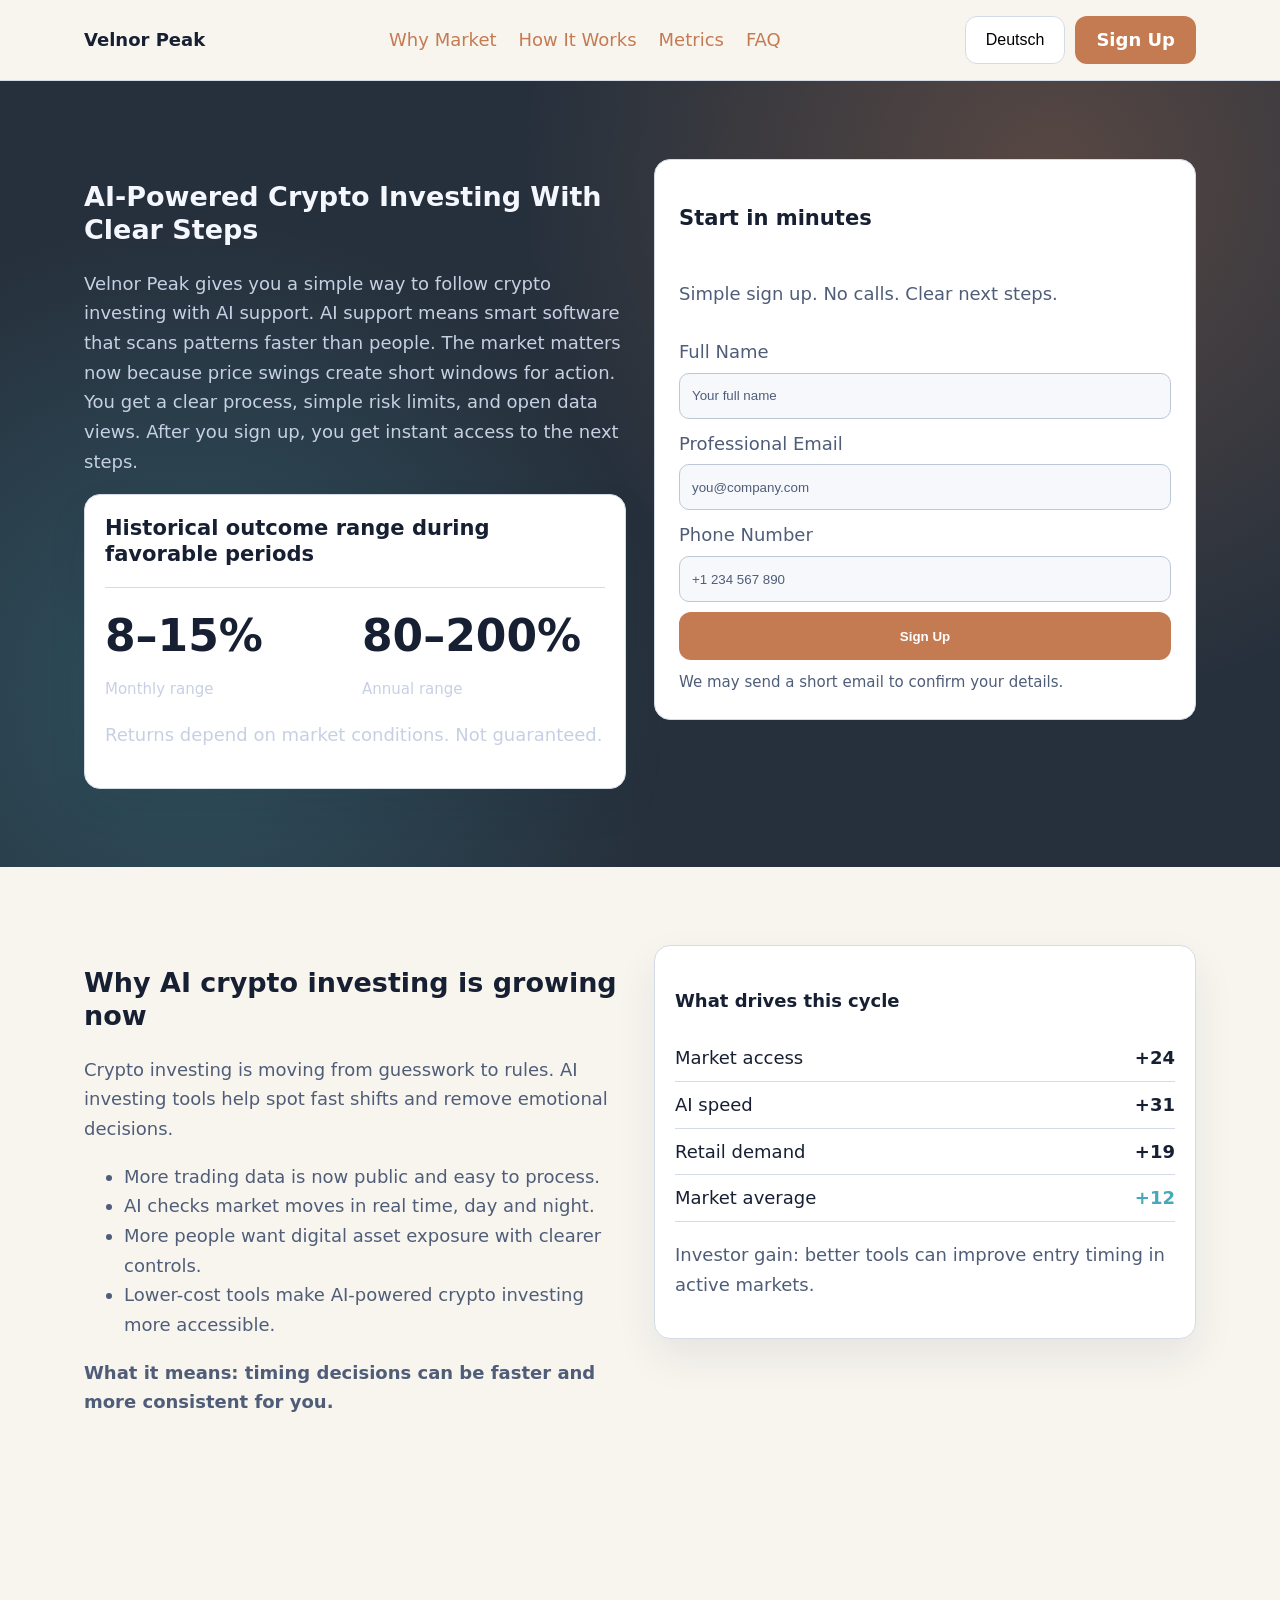
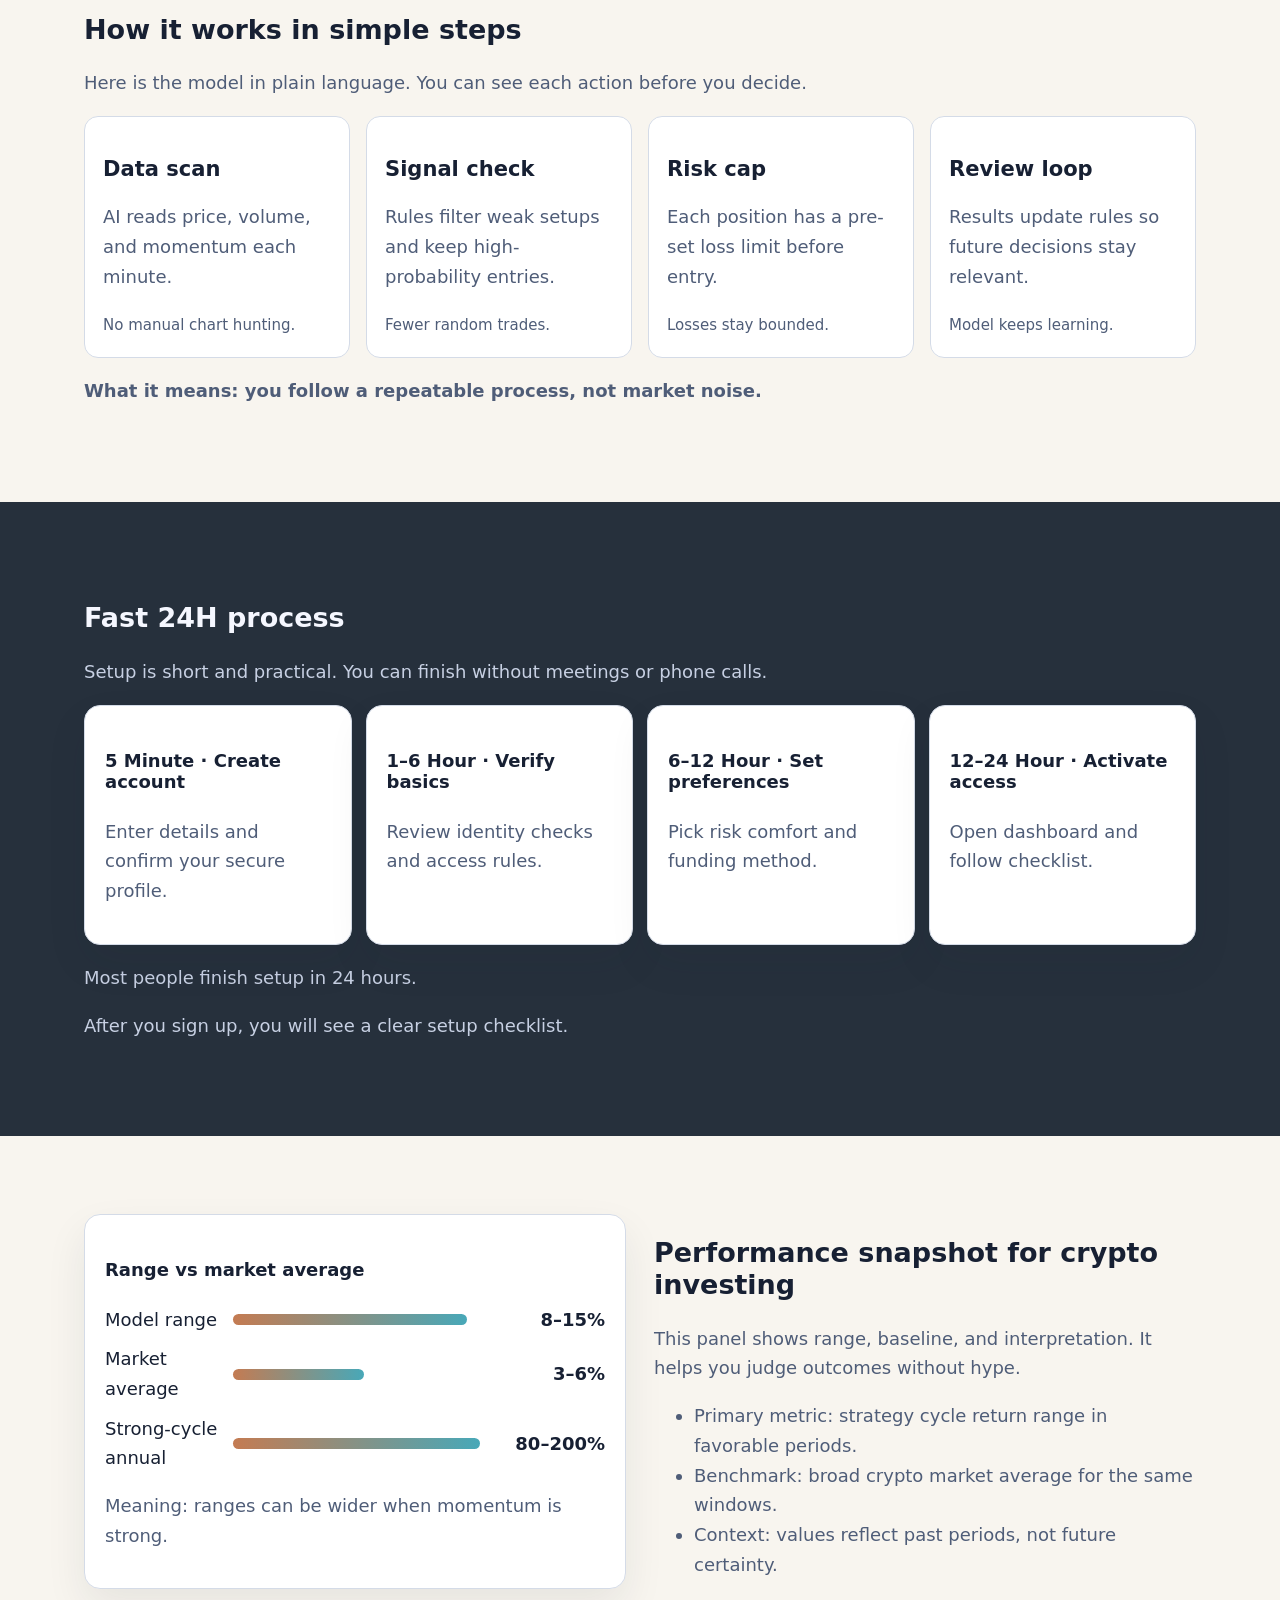
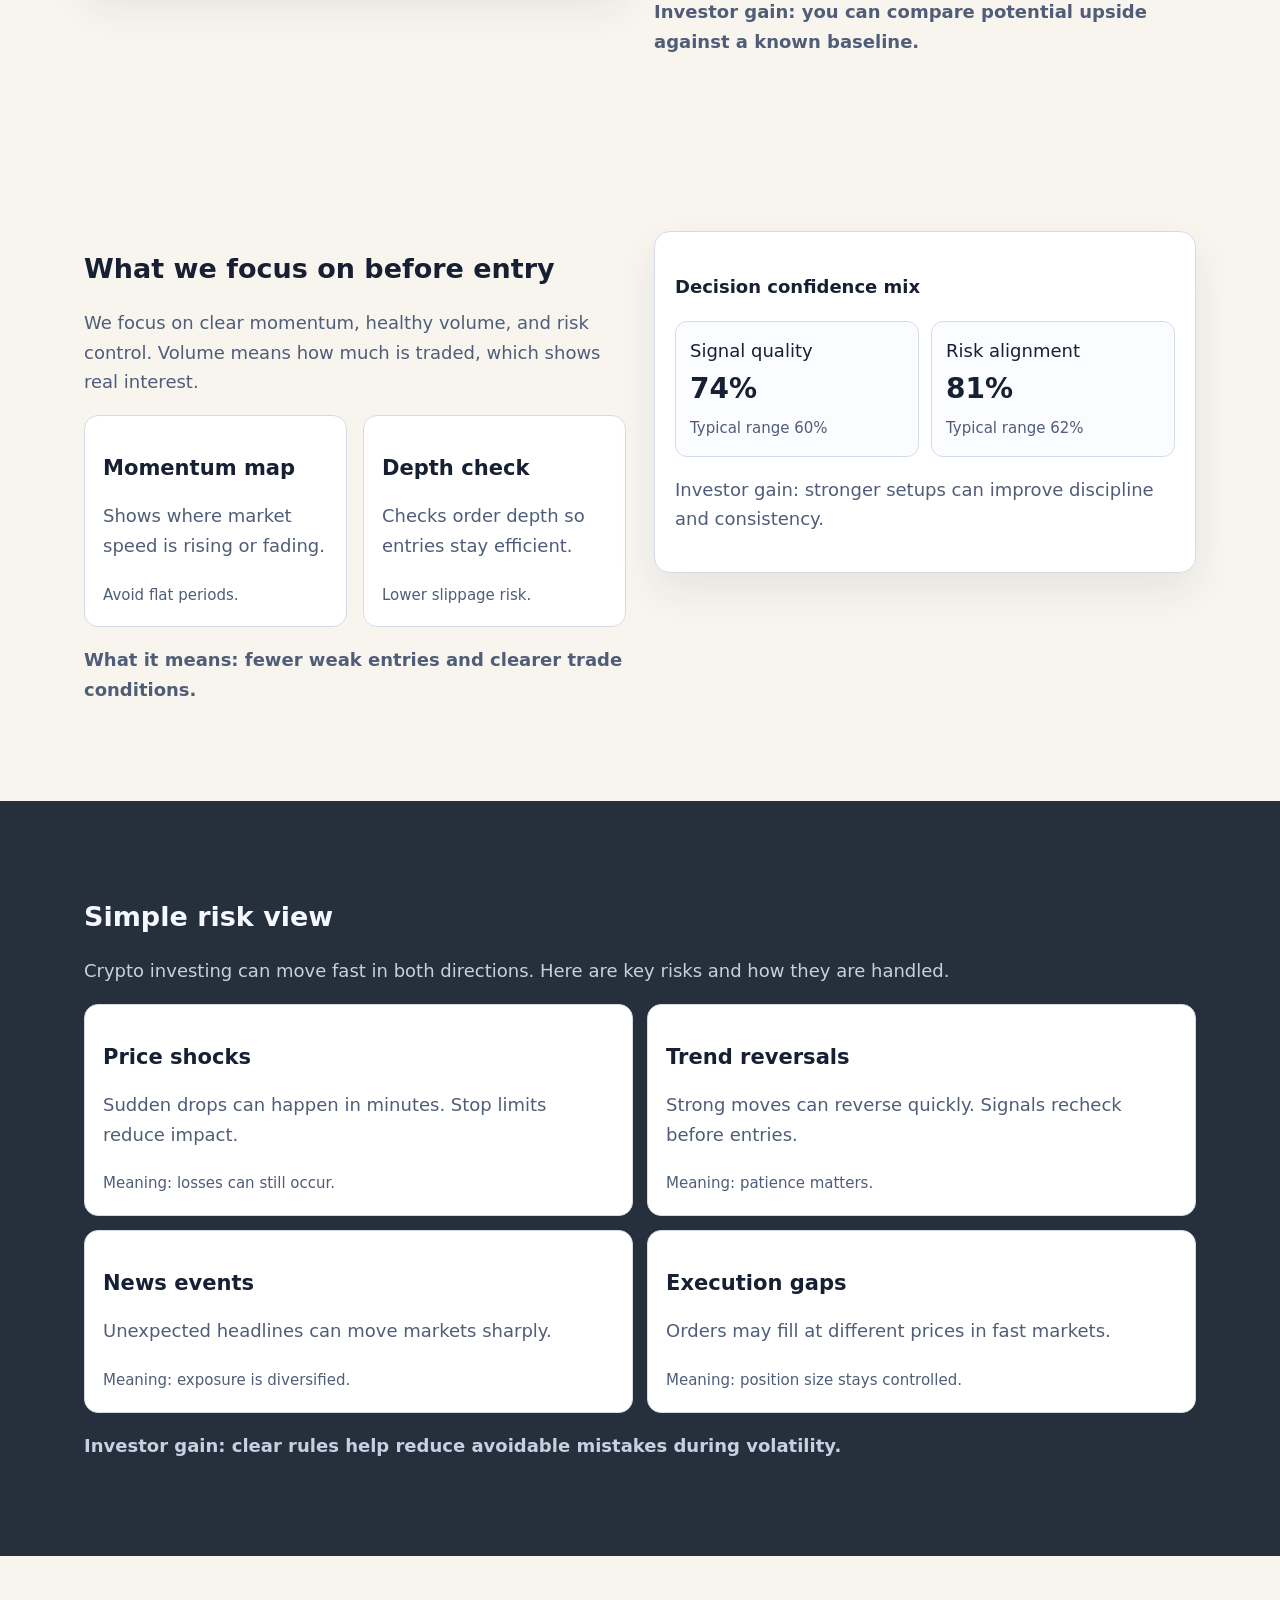
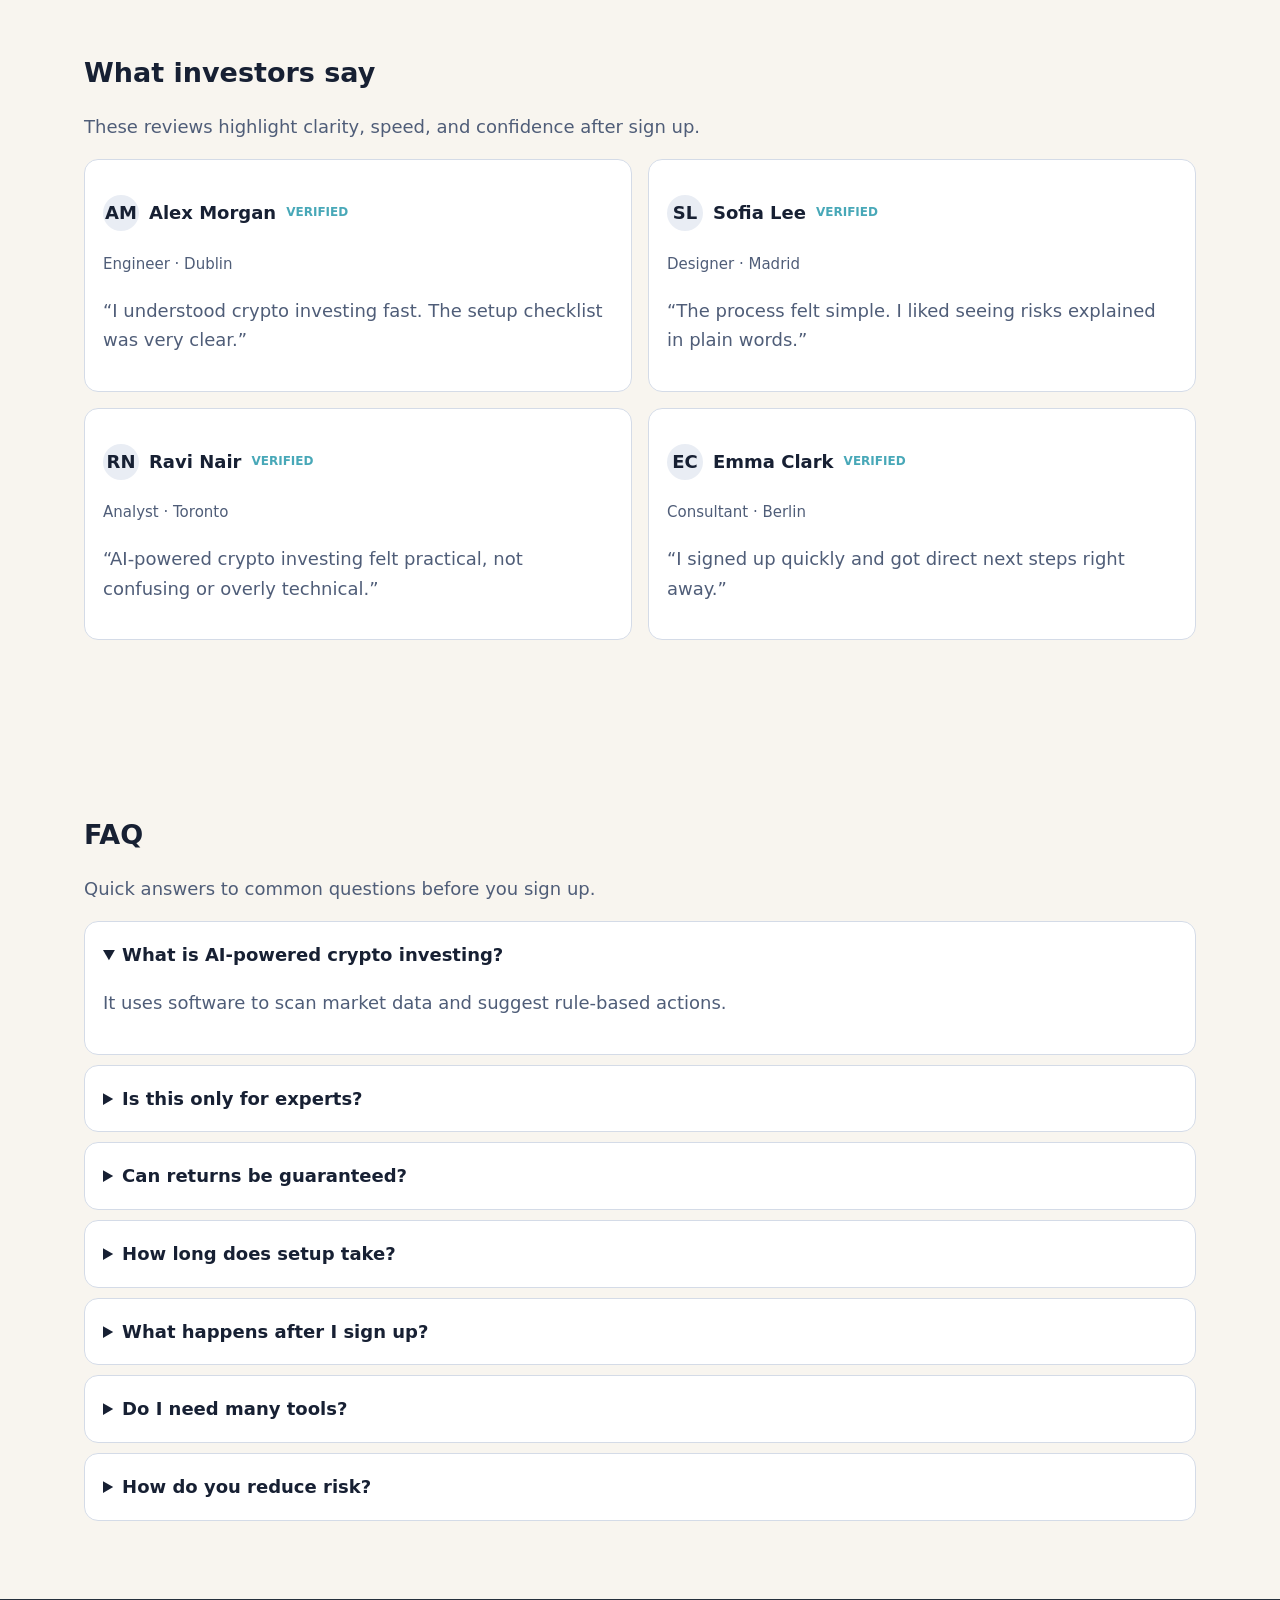
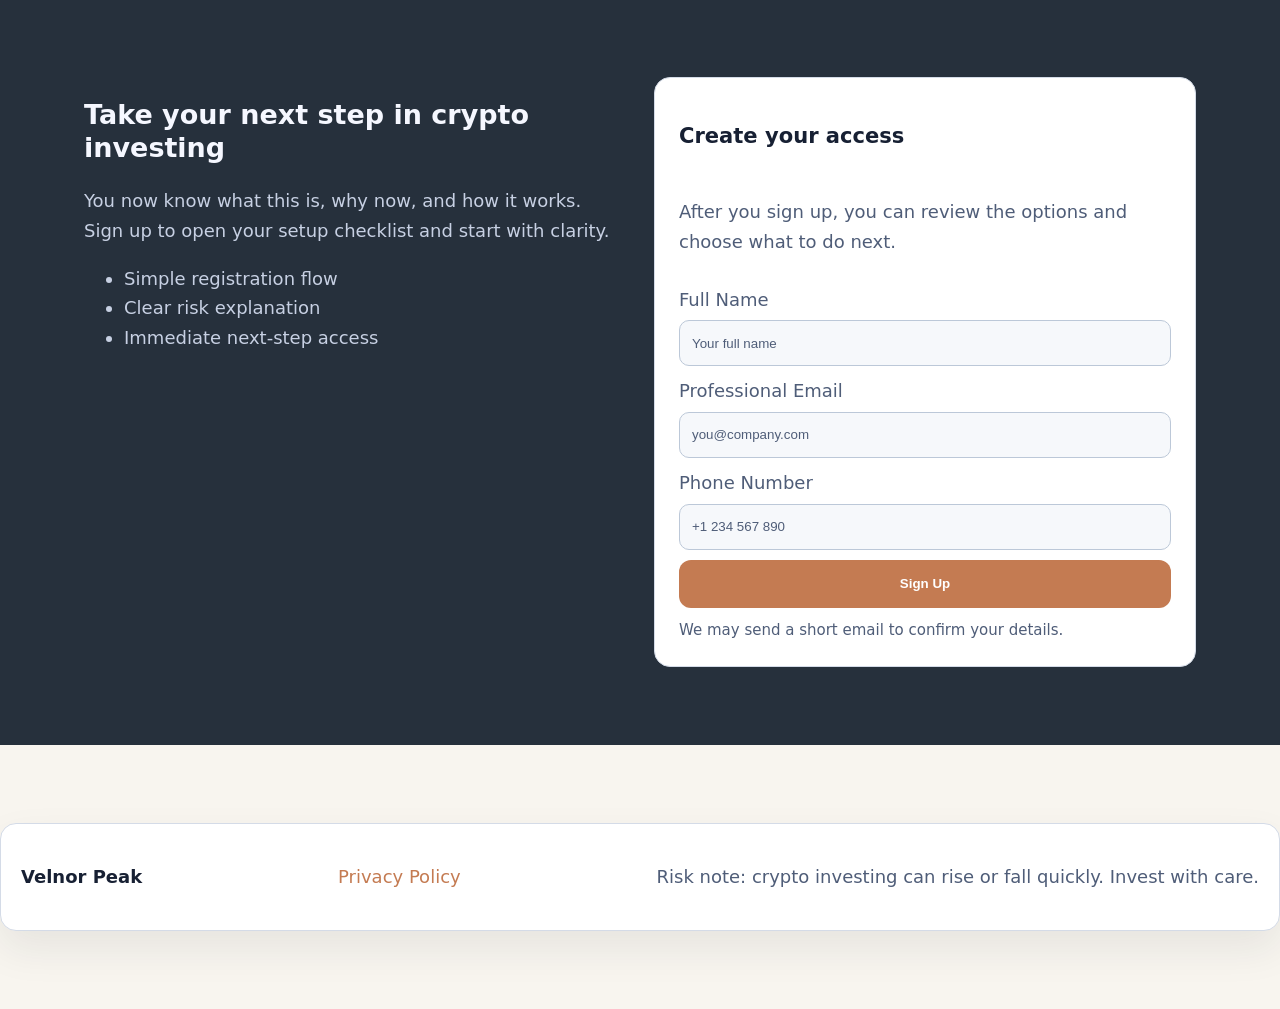
<file: de/index.html>
<!doctype html>
<html lang="en">
<head>
  <meta charset="UTF-8">
  <meta name="viewport" content="width=device-width, initial-scale=1.0">
  <title>Velnor Peak | AI-Powered Crypto Investing for Deutsch Users</title>
  <meta name="description" content="Learn a clear path to AI-powered crypto investing with Velnor Peak. Simple steps, clear risks, and fast sign up for Deutsch visitors.">
  <link rel="canonical" href="https://velnorpeak.com/de/index.html">
  <link rel="alternate" hreflang="en" href="https://velnorpeak.com/index.html">
  <link rel="alternate" hreflang="de" href="https://velnorpeak.com/de/index.html">
  <link rel="alternate" hreflang="fr" href="https://velnorpeak.com/fr/index.html">
  <link rel="alternate" hreflang="es" href="https://velnorpeak.com/es/index.html">
  <link rel="alternate" hreflang="it" href="https://velnorpeak.com/it/index.html">
  <link rel="alternate" hreflang="tr" href="https://velnorpeak.com/tr/index.html">
  <link rel="alternate" hreflang="pt" href="https://velnorpeak.com/pt/index.html">
  <link rel="alternate" hreflang="ja" href="https://velnorpeak.com/jp/index.html">
  <link rel="alternate" hreflang="sk" href="https://velnorpeak.com/sk/index.html">
  <link rel="alternate" hreflang="nl-BE" href="https://velnorpeak.com/be/index.html">
  <link rel="alternate" hreflang="x-default" href="https://velnorpeak.com/index.html">
  <meta property="og:title" content="Velnor Peak | AI-Powered Crypto Investing for Deutsch Users">
  <meta property="og:description" content="Learn a clear path to AI-powered crypto investing with Velnor Peak. Simple steps, clear risks, and fast sign up for Deutsch visitors.">
  <meta property="og:type" content="website">
  <meta property="og:url" content="https://velnorpeak.com/de/index.html">
  <meta property="og:site_name" content="Velnor Peak">
  <meta name="twitter:card" content="summary_large_image">
  <meta name="twitter:title" content="Velnor Peak | AI-Powered Crypto Investing for Deutsch Users">
  <meta name="twitter:description" content="Learn a clear path to AI-powered crypto investing with Velnor Peak. Simple steps, clear risks, and fast sign up for Deutsch visitors.">
  <link rel="stylesheet" href="../assets/style.css">
  <script defer src="../assets/app.js"></script>
</head>
<body>
<header class="site-header section light">
  <div class="container header-inner">
    <a class="brand" href="../index.html">Velnor Peak</a>
    <nav class="nav desktop-nav" aria-label="Primary">
      <a href="#why-market">Why Market</a>
      <a href="#model">How It Works</a>
      <a href="#metrics">Metrics</a>
      <a href="#faq">FAQ</a>
    </nav>
    <div class="header-actions">
      <div class="lang-wrap">
        <button class="lang-pill" aria-expanded="false" aria-controls="lang-menu">Deutsch</button>
        <div id="lang-menu" class="lang-menu" role="menu">
          <a href="../index.html"><svg viewBox="0 0 24 16" aria-hidden="true"><rect width="24" height="16" fill="#1f4aa8"/><path d="M0 0l24 16M24 0L0 16" stroke="#fff" stroke-width="3"/><path d="M0 0l24 16M24 0L0 16" stroke="#e62424" stroke-width="1.5"/><path d="M12 0v16M0 8h24" stroke="#fff" stroke-width="5"/><path d="M12 0v16M0 8h24" stroke="#e62424" stroke-width="3"/></svg>English</a>
          <a href="../de/index.html"><svg viewBox="0 0 24 16" aria-hidden="true"><rect width="24" height="5.33" fill="#111"/><rect y="5.33" width="24" height="5.33" fill="#c82626"/><rect y="10.66" width="24" height="5.34" fill="#f2c230"/></svg>Deutsch</a>
          <a href="../fr/index.html"><svg viewBox="0 0 24 16" aria-hidden="true"><rect width="8" height="16" fill="#1c4fb8"/><rect x="8" width="8" height="16" fill="#fff"/><rect x="16" width="8" height="16" fill="#d22c2c"/></svg>Français</a>
          <a href="../es/index.html"><svg viewBox="0 0 24 16" aria-hidden="true"><rect width="24" height="4" fill="#b51f24"/><rect y="4" width="24" height="8" fill="#f4c52f"/><rect y="12" width="24" height="4" fill="#b51f24"/></svg>Español</a>
          <a href="../it/index.html"><svg viewBox="0 0 24 16" aria-hidden="true"><rect width="8" height="16" fill="#1f8f47"/><rect x="8" width="8" height="16" fill="#fff"/><rect x="16" width="8" height="16" fill="#ce2b37"/></svg>Italiano</a>
          <a href="../tr/index.html"><svg viewBox="0 0 24 16" aria-hidden="true"><rect width="24" height="16" fill="#d01b1b"/><circle cx="10" cy="8" r="4" fill="#fff"/><circle cx="11" cy="8" r="3" fill="#d01b1b"/><polygon points="15,8 17,7 17,9" fill="#fff"/></svg>Türkçe</a>
          <a href="../pt/index.html"><svg viewBox="0 0 24 16" aria-hidden="true"><rect width="10" height="16" fill="#1f8f47"/><rect x="10" width="14" height="16" fill="#cf2c2c"/></svg>Português</a>
          <a href="../jp/index.html"><svg viewBox="0 0 24 16" aria-hidden="true"><rect width="24" height="16" fill="#fff"/><circle cx="12" cy="8" r="4" fill="#c91818"/></svg>日本語</a>
          <a href="../sk/index.html"><svg viewBox="0 0 24 16" aria-hidden="true"><rect width="24" height="5.33" fill="#fff"/><rect y="5.33" width="24" height="5.33" fill="#1d4eb3"/><rect y="10.66" width="24" height="5.34" fill="#c82626"/></svg>Slovak</a>
          <a href="../be/index.html"><svg viewBox="0 0 24 16" aria-hidden="true"><rect width="8" height="16" fill="#111"/><rect x="8" width="8" height="16" fill="#f2c230"/><rect x="16" width="8" height="16" fill="#cc2f2f"/></svg>Nederlands (BE)</a>
        </div>
      </div>
      <a class="btn primary" href="#signup-final">Sign Up</a>
      <button class="burger" aria-expanded="false" aria-controls="mobile-drawer" aria-label="Open menu"><span></span><span></span><span></span></button>
    </div>
  </div>
</header>

<div class="drawer-backdrop" hidden></div>
<aside id="mobile-drawer" class="mobile-drawer" aria-hidden="true">
  <button class="drawer-close" aria-label="Close menu">✕</button>
  <nav class="nav mobile-nav" aria-label="Mobile">
    <a href="#why-market">Why Market</a><a href="#model">How It Works</a><a href="#metrics">Metrics</a><a href="#faq">FAQ</a>
  </nav>
  <div class="mobile-lang"> 
    <p class="muted">Deutsch</p>
    <a href="../index.html">English</a>
    <a href="../de/index.html">Deutsch</a>
    <a href="../fr/index.html">Français</a>
    <a href="../es/index.html">Español</a>
    <a href="../it/index.html">Italiano</a>
    <a href="../tr/index.html">Türkçe</a>
    <a href="../pt/index.html">Português</a>
    <a href="../jp/index.html">日本語</a>
    <a href="../sk/index.html">Slovak</a>
    <a href="../be/index.html">Nederlands (BE)</a>
  </div>
  <a class="btn primary" href="#signup-final">Sign Up</a>
</aside>

<main>
  <section class="section dark hero" id="hero">
    <div class="container hero-grid">
      <div>
        <h1>AI-Powered Crypto Investing With Clear Steps</h1>
        <p>Velnor Peak gives you a simple way to follow crypto investing with AI support. AI support means smart software that scans patterns faster than people. The market matters now because price swings create short windows for action. You get a clear process, simple risk limits, and open data views. After you sign up, you get instant access to the next steps.</p>
        <div class="hero-panel performance-panel">
          <h3>Historical outcome range during favorable periods</h3>
          <div class="perf-split">
            <div><strong>8–15%</strong><small>Monthly range</small></div>
            <div><strong>80–200%</strong><small>Annual range</small></div>
          </div>
          <p class="tiny">Returns depend on market conditions. Not guaranteed.</p>
        </div>
      </div>
      <form class="form-card" aria-label="Hero sign up form">
        <h3 class="form-title">Start in minutes</h3>
        <p class="form-sub">Simple sign up. No calls. Clear next steps.</p>
        <label>Full Name<input type="text" name="name" placeholder="Your full name" required></label>
        <label>Professional Email<input type="email" name="email" placeholder="you@company.com" required></label>
        <label>Phone Number<input type="tel" name="phone" placeholder="+1 234 567 890" required></label>
        <button class="btn primary" type="submit">Sign Up</button>
        <small>We may send a short email to confirm your details.</small>
      </form>
    </div>
  </section>

  <section class="section light" id="why-market">
    <div class="container split">
      <div>
        <h2>Why AI crypto investing is growing now</h2>
        <p>Crypto investing is moving from guesswork to rules. AI investing tools help spot fast shifts and remove emotional decisions.</p>
        <ul>
          <li>More trading data is now public and easy to process.</li>
          <li>AI checks market moves in real time, day and night.</li>
          <li>More people want digital asset exposure with clearer controls.</li>
          <li>Lower-cost tools make AI-powered crypto investing more accessible.</li>
        </ul>
        <p class="interpret">What it means: timing decisions can be faster and more consistent for you.</p>
      </div>
      <div class="visual-card waterfall">
        <h4>What drives this cycle</h4>
        <div class="wf-row"><span>Market access</span><b>+24</b></div>
        <div class="wf-row"><span>AI speed</span><b>+31</b></div>
        <div class="wf-row"><span>Retail demand</span><b>+19</b></div>
        <div class="wf-row base"><span>Market average</span><b>+12</b></div>
        <p>Investor gain: better tools can improve entry timing in active markets.</p>
      </div>
    </div>
  </section>

  <section class="section light" id="model">
    <div class="container">
      <h2>How it works in simple steps</h2>
      <p>Here is the model in plain language. You can see each action before you decide.</p>
      <div class="cards four">
        <article class="card"><h3>Data scan</h3><p>AI reads price, volume, and momentum each minute.</p><small class="muted">No manual chart hunting.</small></article>
        <article class="card"><h3>Signal check</h3><p>Rules filter weak setups and keep high-probability entries.</p><small class="muted">Fewer random trades.</small></article>
        <article class="card"><h3>Risk cap</h3><p>Each position has a pre-set loss limit before entry.</p><small class="muted">Losses stay bounded.</small></article>
        <article class="card"><h3>Review loop</h3><p>Results update rules so future decisions stay relevant.</p><small class="muted">Model keeps learning.</small></article>
      </div>
      <p class="interpret">What it means: you follow a repeatable process, not market noise.</p>
    </div>
  </section>

  <section class="section dark" id="process">
    <div class="container">
      <h2>Fast 24H process</h2>
      <p>Setup is short and practical. You can finish without meetings or phone calls.</p>
      <div class="process-grid">
        <article class="process-card"><h4>5 Minute · Create account</h4><p>Enter details and confirm your secure profile.</p></article>
        <article class="process-card"><h4>1–6 Hour · Verify basics</h4><p>Review identity checks and access rules.</p></article>
        <article class="process-card"><h4>6–12 Hour · Set preferences</h4><p>Pick risk comfort and funding method.</p></article>
        <article class="process-card"><h4>12–24 Hour · Activate access</h4><p>Open dashboard and follow checklist.</p></article>
      </div>
      <p>Most people finish setup in 24 hours.</p>
      <p>After you sign up, you will see a clear setup checklist.</p>
    </div>
  </section>

  <section class="section light" id="metrics">
    <div class="container split reverse">
      <div>
        <h2>Performance snapshot for crypto investing</h2>
        <p>This panel shows range, baseline, and interpretation. It helps you judge outcomes without hype.</p>
        <ul>
          <li>Primary metric: strategy cycle return range in favorable periods.</li>
          <li>Benchmark: broad crypto market average for the same windows.</li>
          <li>Context: values reflect past periods, not future certainty.</li>
        </ul>
        <p class="interpret">Investor gain: you can compare potential upside against a known baseline.</p>
      </div>
      <div class="visual-card comparison">
        <h4>Range vs market average</h4>
        <div class="bar"><span>Model range</span><i style="width:78%"></i><b>8–15%</b></div>
        <div class="bar"><span>Market average</span><i style="width:42%"></i><b>3–6%</b></div>
        <div class="bar"><span>Strong-cycle annual</span><i style="width:90%"></i><b>80–200%</b></div>
        <p>Meaning: ranges can be wider when momentum is strong.</p>
      </div>
    </div>
  </section>

  <section class="section light" id="insights">
    <div class="container split">
      <div>
        <h2>What we focus on before entry</h2>
        <p>We focus on clear momentum, healthy volume, and risk control. Volume means how much is traded, which shows real interest.</p>
        <div class="cards two">
          <article class="card"><h3>Momentum map</h3><p>Shows where market speed is rising or fading.</p><small class="muted">Avoid flat periods.</small></article>
          <article class="card"><h3>Depth check</h3><p>Checks order depth so entries stay efficient.</p><small class="muted">Lower slippage risk.</small></article>
        </div>
        <p class="interpret">What it means: fewer weak entries and clearer trade conditions.</p>
      </div>
      <div class="visual-card ring-wrap">
        <h4>Decision confidence mix</h4>
        <div class="ring-grid">
          <div class="ring"><span>Signal quality</span><b>74%</b><small>Typical range 60%</small></div>
          <div class="ring"><span>Risk alignment</span><b>81%</b><small>Typical range 62%</small></div>
        </div>
        <p>Investor gain: stronger setups can improve discipline and consistency.</p>
      </div>
    </div>
  </section>

  <section class="section dark" id="risk">
    <div class="container">
      <h2>Simple risk view</h2>
      <p>Crypto investing can move fast in both directions. Here are key risks and how they are handled.</p>
      <div class="risk-matrix">
        <article class="card"><h3>Price shocks</h3><p>Sudden drops can happen in minutes. Stop limits reduce impact.</p><small class="muted">Meaning: losses can still occur.</small></article>
        <article class="card"><h3>Trend reversals</h3><p>Strong moves can reverse quickly. Signals recheck before entries.</p><small class="muted">Meaning: patience matters.</small></article>
        <article class="card"><h3>News events</h3><p>Unexpected headlines can move markets sharply.</p><small class="muted">Meaning: exposure is diversified.</small></article>
        <article class="card"><h3>Execution gaps</h3><p>Orders may fill at different prices in fast markets.</p><small class="muted">Meaning: position size stays controlled.</small></article>
      </div>
      <p class="interpret">Investor gain: clear rules help reduce avoidable mistakes during volatility.</p>
    </div>
  </section>

  <section class="section light" id="reviews">
    <div class="container">
      <h2>What investors say</h2>
      <p>These reviews highlight clarity, speed, and confidence after sign up.</p>
      <div class="cards two">
        <article class="review-card"><div class="review-head"><span class="avatar">AM</span><h4>Alex Morgan</h4><span class="verified">VERIFIED</span></div><small>Engineer · Dublin</small><p>“I understood crypto investing fast. The setup checklist was very clear.”</p></article>
        <article class="review-card"><div class="review-head"><span class="avatar">SL</span><h4>Sofia Lee</h4><span class="verified">VERIFIED</span></div><small>Designer · Madrid</small><p>“The process felt simple. I liked seeing risks explained in plain words.”</p></article>
        <article class="review-card"><div class="review-head"><span class="avatar">RN</span><h4>Ravi Nair</h4><span class="verified">VERIFIED</span></div><small>Analyst · Toronto</small><p>“AI-powered crypto investing felt practical, not confusing or overly technical.”</p></article>
        <article class="review-card"><div class="review-head"><span class="avatar">EC</span><h4>Emma Clark</h4><span class="verified">VERIFIED</span></div><small>Consultant · Berlin</small><p>“I signed up quickly and got direct next steps right away.”</p></article>
      </div>
    </div>
  </section>

  <section class="section light" id="faq">
    <div class="container">
      <h2>FAQ</h2>
      <p>Quick answers to common questions before you sign up.</p>
      <div class="faq-list">
        <details class="faq-item" open><summary>What is AI-powered crypto investing?</summary><p>It uses software to scan market data and suggest rule-based actions.</p></details>
        <details class="faq-item"><summary>Is this only for experts?</summary><p>No. It is made for investors who want a clear, simple process.</p></details>
        <details class="faq-item"><summary>Can returns be guaranteed?</summary><p>No. Markets change quickly, so outcomes always depend on conditions.</p></details>
        <details class="faq-item"><summary>How long does setup take?</summary><p>Most people complete setup in 24 hours using the checklist.</p></details>
        <details class="faq-item"><summary>What happens after I sign up?</summary><p>After you sign up, you can review the options and choose what to do next.</p></details>
        <details class="faq-item"><summary>Do I need many tools?</summary><p>No. The dashboard groups key data in one clear view.</p></details>
        <details class="faq-item"><summary>How do you reduce risk?</summary><p>Risk caps, signal filters, and position sizing help limit avoidable losses.</p></details>
      </div>
    </div>
  </section>

  <section class="section dark" id="signup-final">
    <div class="container split">
      <div>
        <h2>Take your next step in crypto investing</h2>
        <p>You now know what this is, why now, and how it works. Sign up to open your setup checklist and start with clarity.</p>
        <ul>
          <li>Simple registration flow</li><li>Clear risk explanation</li><li>Immediate next-step access</li>
        </ul>
      </div>
      <form class="form-card" aria-label="Final sign up form">
        <h3 class="form-title">Create your access</h3>
        <p class="form-sub">After you sign up, you can review the options and choose what to do next.</p>
        <label>Full Name<input type="text" name="name2" placeholder="Your full name" required></label>
        <label>Professional Email<input type="email" name="email2" placeholder="you@company.com" required></label>
        <label>Phone Number<input type="tel" name="phone2" placeholder="+1 234 567 890" required></label>
        <button class="btn primary" type="submit">Sign Up</button>
        <small>We may send a short email to confirm your details.</small>
      </form>
    </div>
  </section>
</main>

<footer class="section light">
  <div class="container footer-panel">
    <strong>Velnor Peak</strong>
    <a href="#" data-open-privacy>Privacy Policy</a>
    <p>Risk note: crypto investing can rise or fall quickly. Invest with care.</p>
  </div>
</footer>

<div class="modal" id="privacy-modal" aria-hidden="true" role="dialog" aria-modal="true" aria-labelledby="privacy-title">
  <div class="modal-card">
    <button class="modal-x" aria-label="Close privacy policy">✕</button>
    <h3 id="privacy-title">Privacy Policy</h3>
    <p><strong>Introduction:</strong> We explain how we handle your data in simple terms.</p>
    <p><strong>Data collection:</strong> We collect name, email, phone, and usage events.</p>
    <p><strong>Legal basis:</strong> We process data to provide access and secure accounts.</p>
    <p><strong>Cookies:</strong> Cookies help save settings and improve site performance.</p>
    <p><strong>Retention:</strong> Data stays only as long as needed for service and law.</p>
    <p><strong>Third-party sharing:</strong> Trusted providers help with hosting, email, and security.</p>
    <p><strong>Security:</strong> We use access controls and monitoring to protect records.</p>
    <p><strong>User rights:</strong> You can request access, correction, or deletion of data.</p>
    <p><strong>International transfers:</strong> Data may move across regions with safeguards.</p>
    <p><strong>Industry risk disclosure:</strong> Digital asset markets are volatile and can change quickly.</p>
    <p><strong>Contact:</strong> Email privacy@velnorpeak.com for privacy requests.</p>
    <div class="modal-footer"><button class="btn secondary" data-close-privacy>Close</button></div>
  </div>
</div>

<script type="application/ld+json">
{"@context":"https://schema.org","@graph":[{"@type":"Organization","name":"Velnor Peak","url":"https://velnorpeak.com"},{"@type":"WebSite","name":"Velnor Peak","url":"https://velnorpeak.com"},{"@type":"FAQPage","mainEntity":[{"@type":"Question","name":"What is AI-powered crypto investing?","acceptedAnswer":{"@type":"Answer","text":"It uses software to scan market data and suggest rule-based actions."}}]},{"@type":"Review","author":{"@type":"Person","name":"Alex Morgan"},"reviewBody":"I understood crypto investing fast. The setup checklist was very clear.","itemReviewed":{"@type":"Service","name":"Velnor Peak"}}]}
</script>
</body>
</html>
</file>
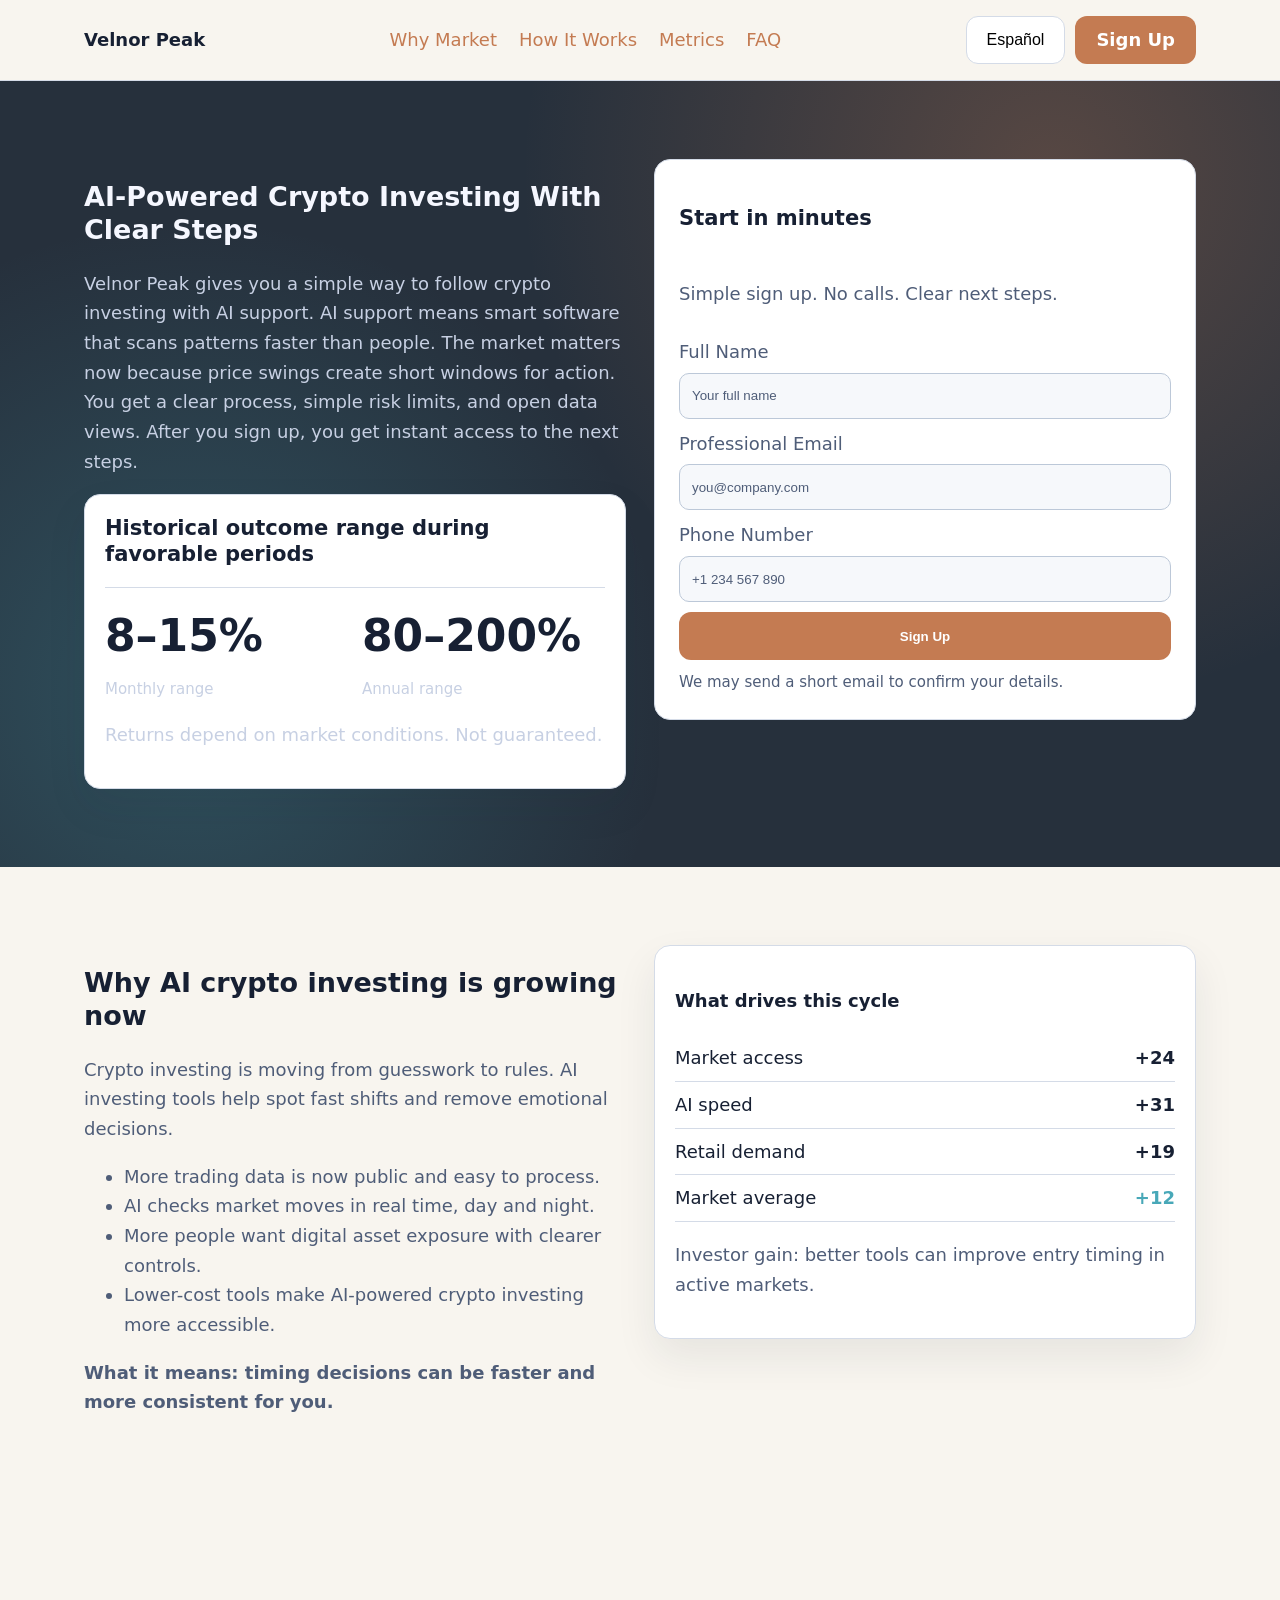
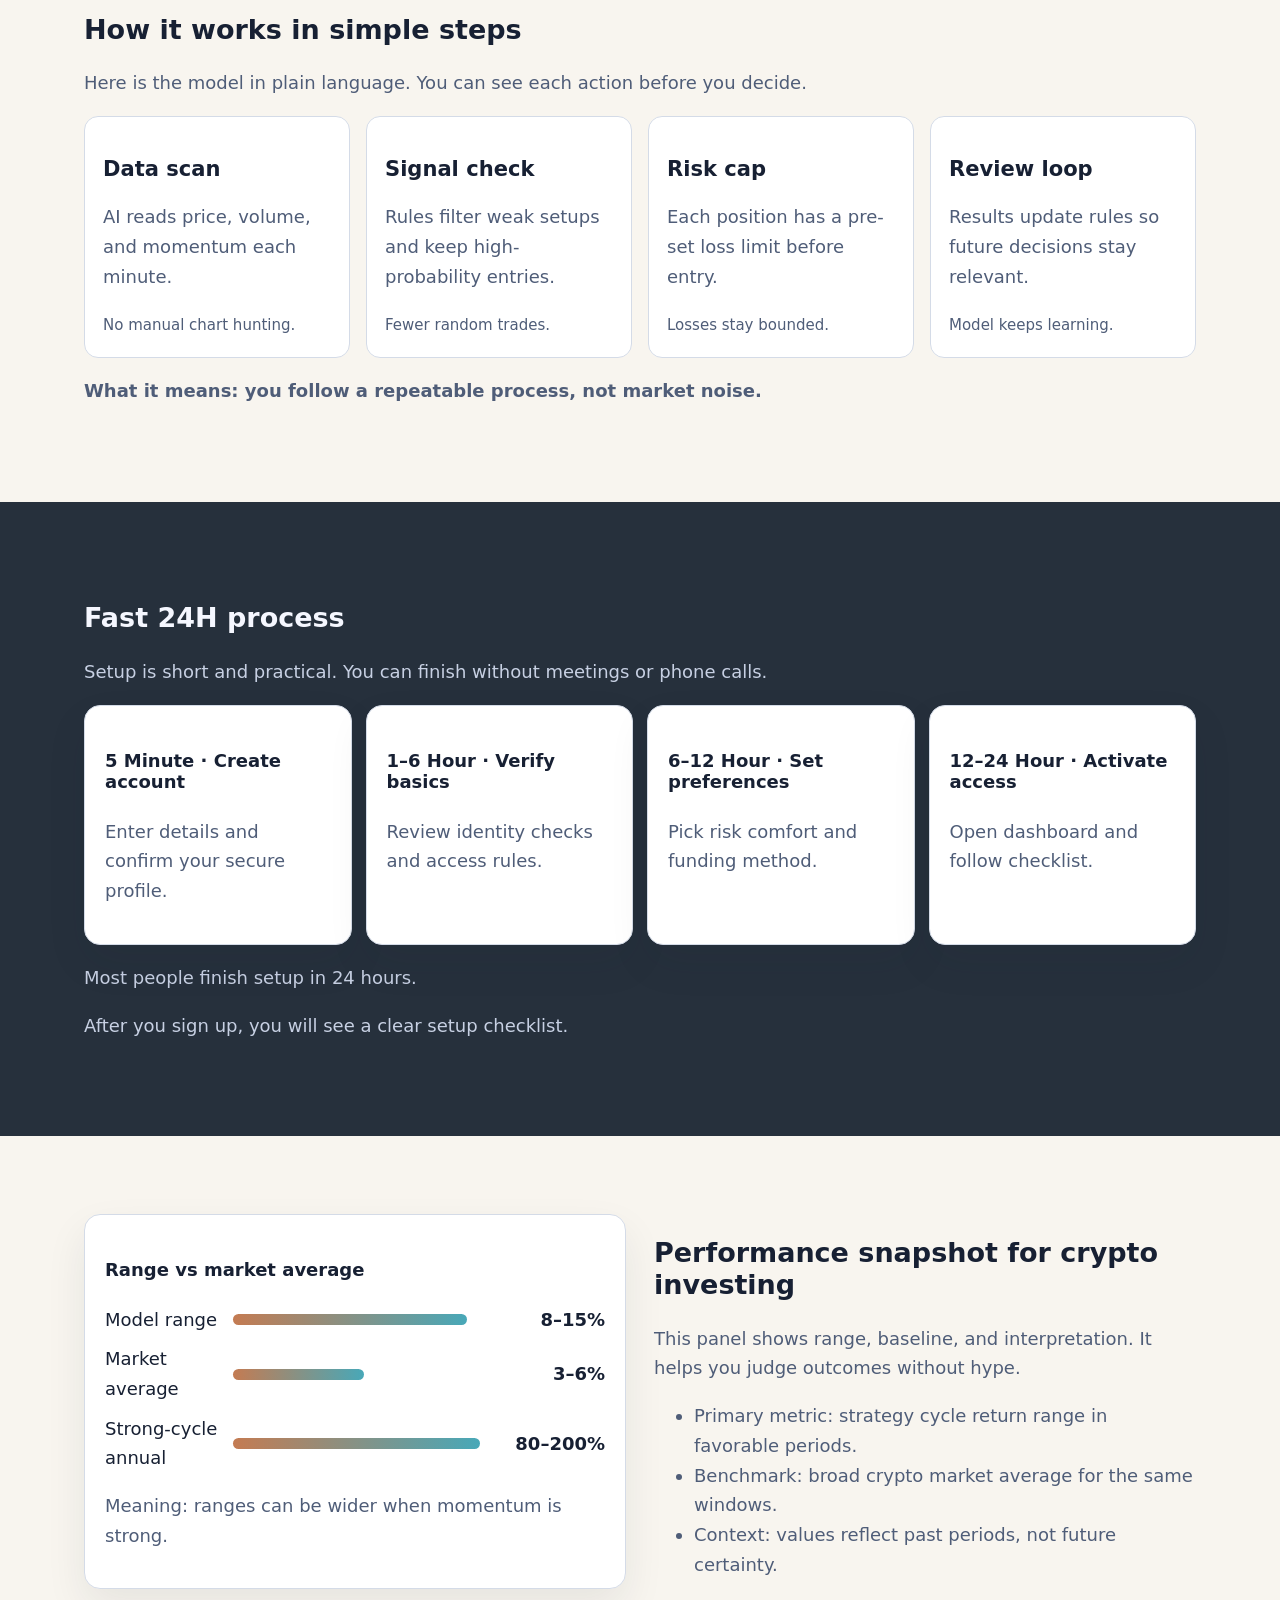
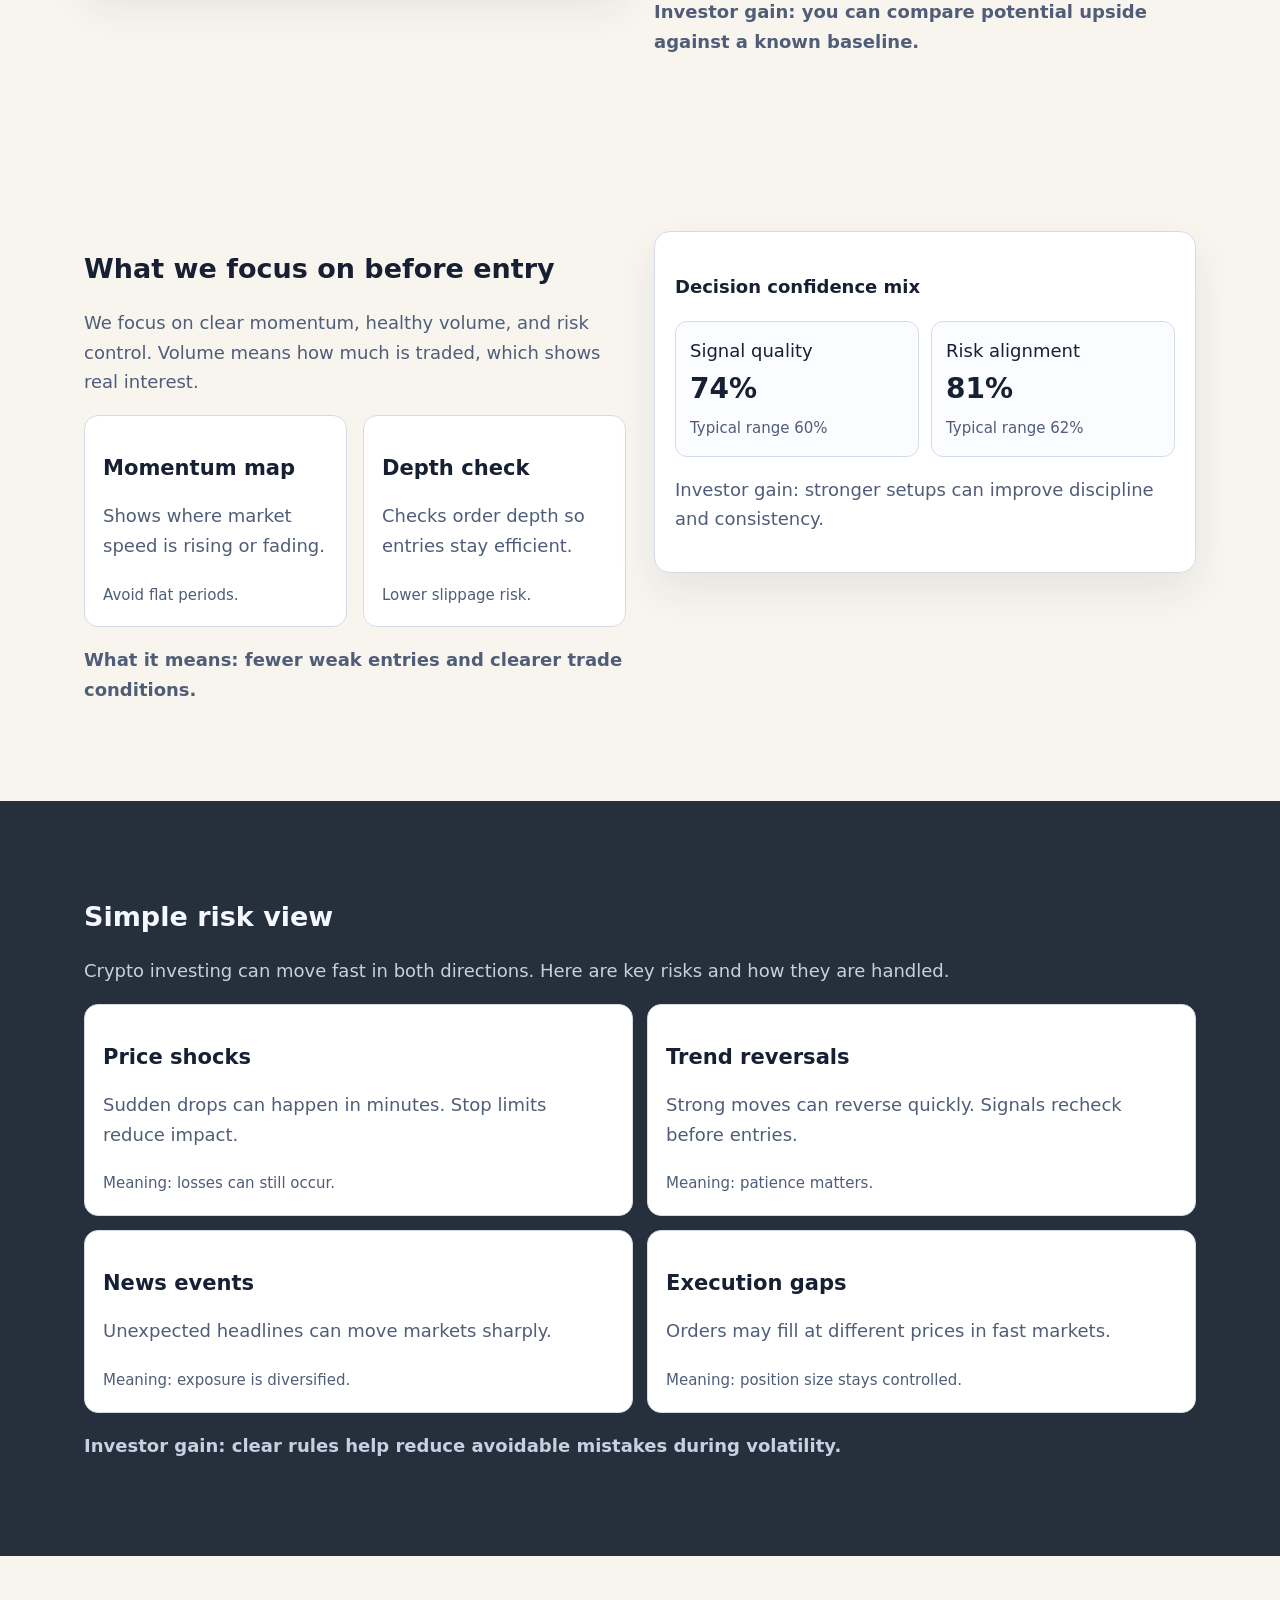
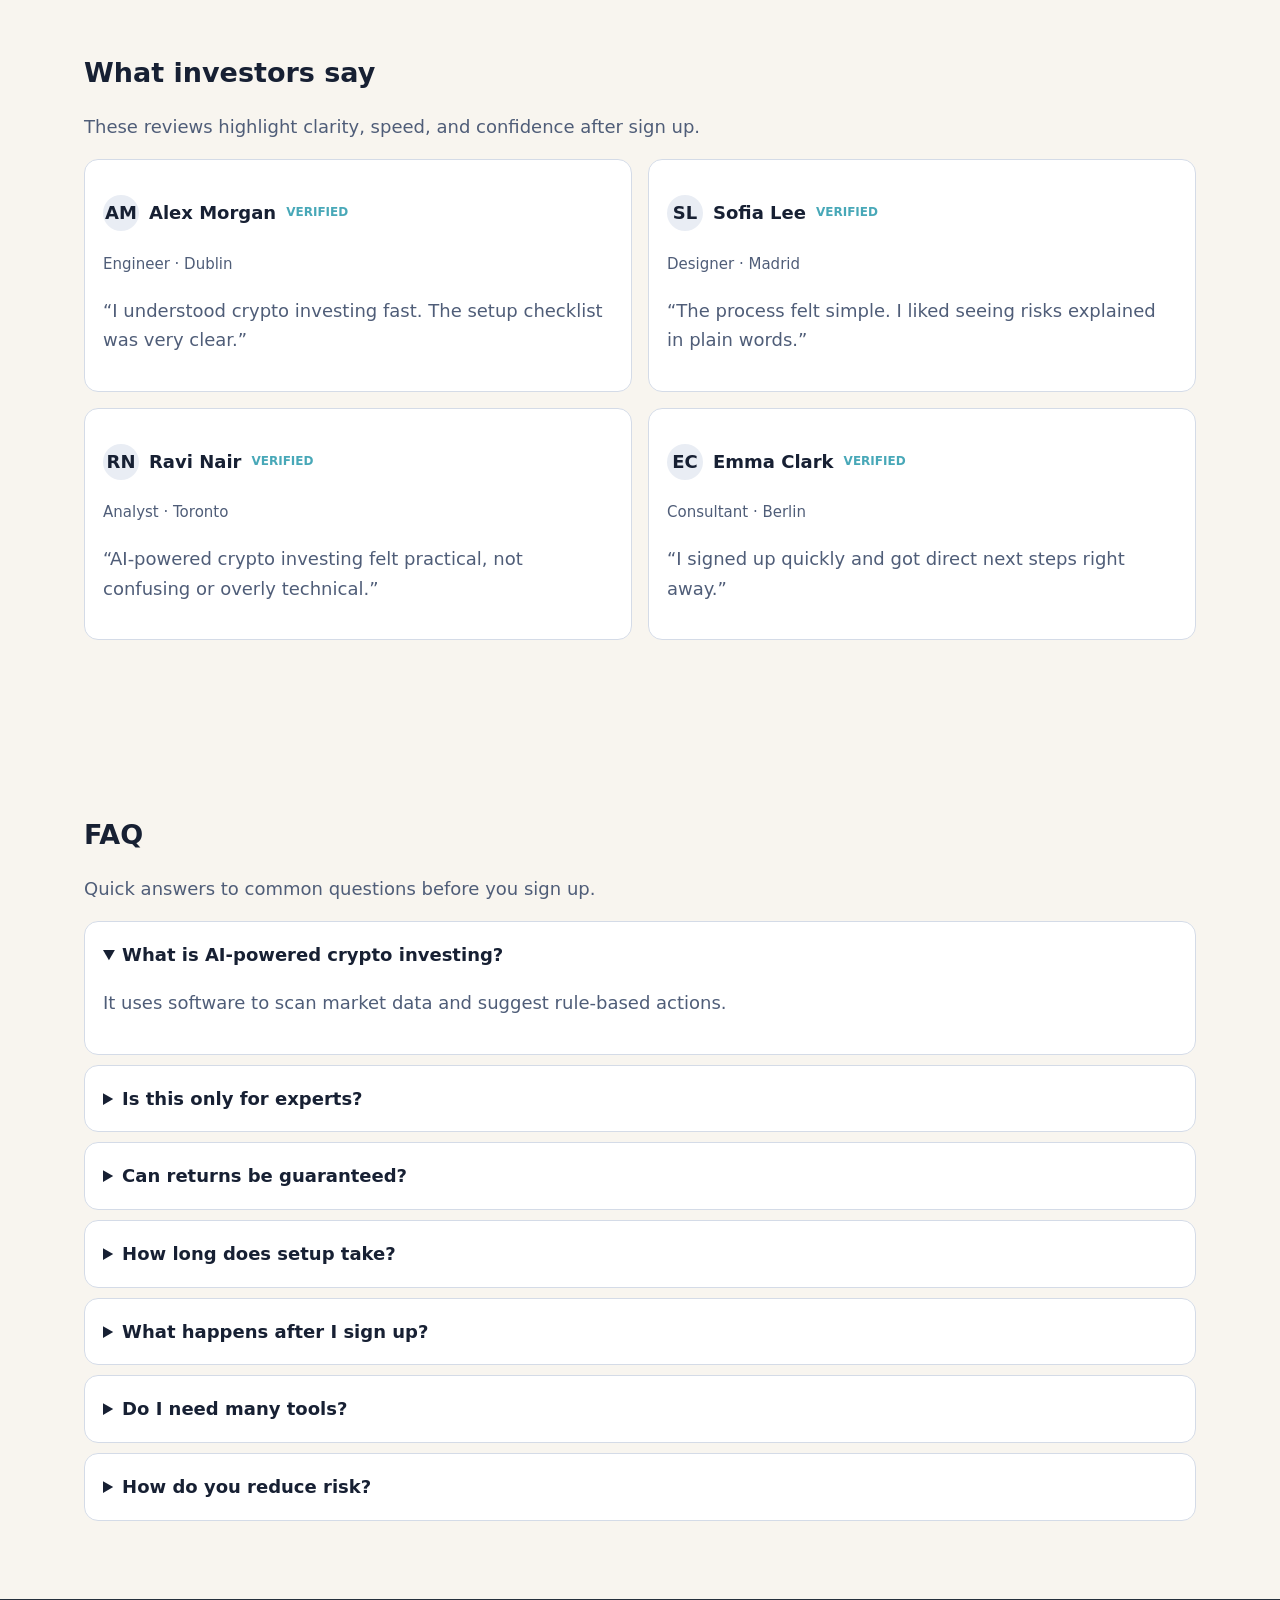
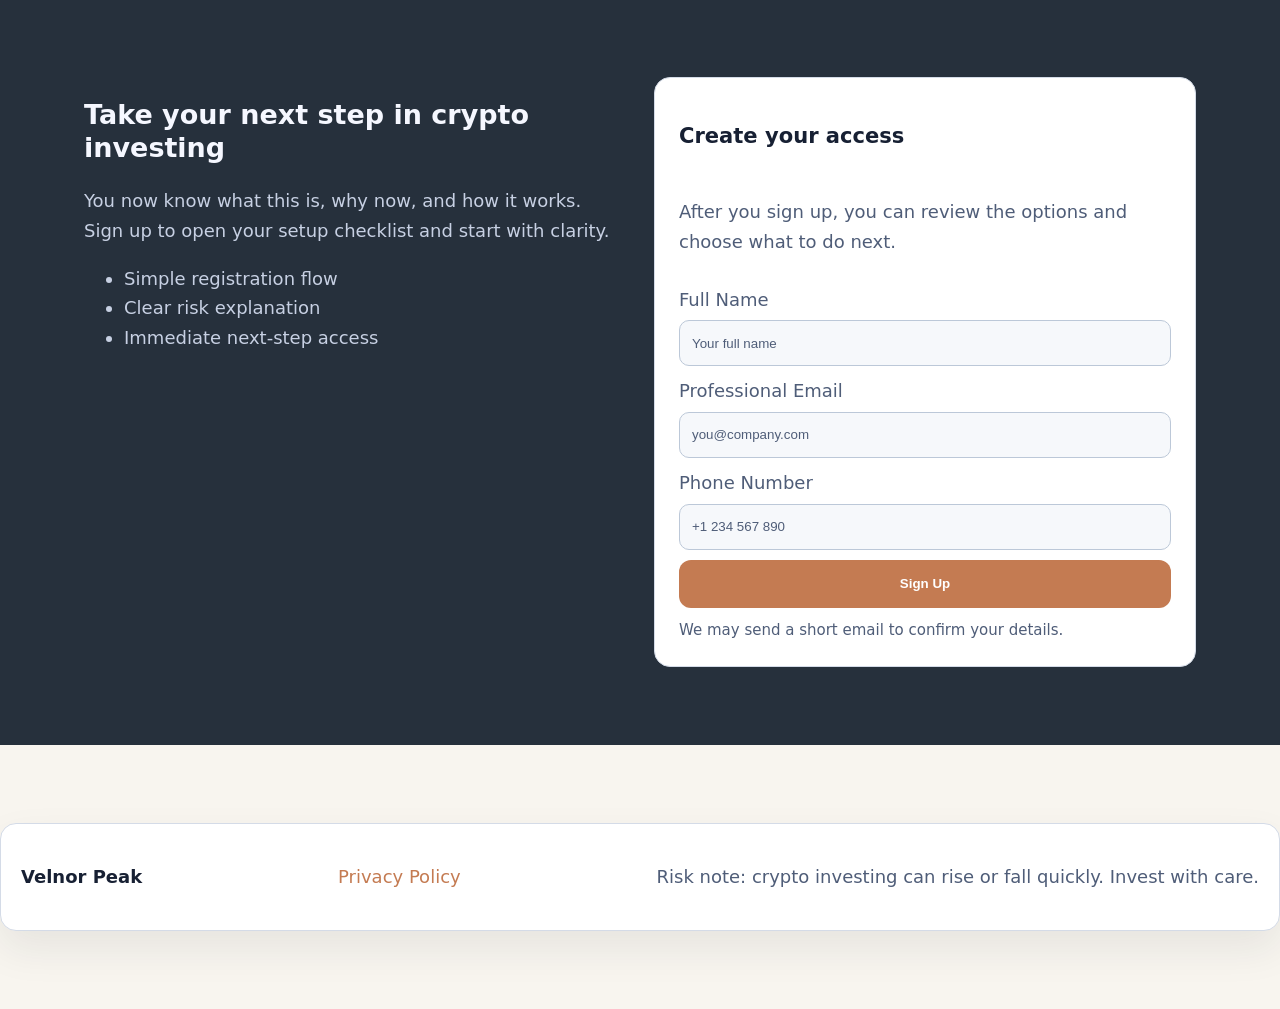
<file: es/index.html>
<!doctype html>
<html lang="en">
<head>
  <meta charset="UTF-8">
  <meta name="viewport" content="width=device-width, initial-scale=1.0">
  <title>Velnor Peak | AI-Powered Crypto Investing for Español Users</title>
  <meta name="description" content="Learn a clear path to AI-powered crypto investing with Velnor Peak. Simple steps, clear risks, and fast sign up for Español visitors.">
  <link rel="canonical" href="https://velnorpeak.com/es/index.html">
  <link rel="alternate" hreflang="en" href="https://velnorpeak.com/index.html">
  <link rel="alternate" hreflang="de" href="https://velnorpeak.com/de/index.html">
  <link rel="alternate" hreflang="fr" href="https://velnorpeak.com/fr/index.html">
  <link rel="alternate" hreflang="es" href="https://velnorpeak.com/es/index.html">
  <link rel="alternate" hreflang="it" href="https://velnorpeak.com/it/index.html">
  <link rel="alternate" hreflang="tr" href="https://velnorpeak.com/tr/index.html">
  <link rel="alternate" hreflang="pt" href="https://velnorpeak.com/pt/index.html">
  <link rel="alternate" hreflang="ja" href="https://velnorpeak.com/jp/index.html">
  <link rel="alternate" hreflang="sk" href="https://velnorpeak.com/sk/index.html">
  <link rel="alternate" hreflang="nl-BE" href="https://velnorpeak.com/be/index.html">
  <link rel="alternate" hreflang="x-default" href="https://velnorpeak.com/index.html">
  <meta property="og:title" content="Velnor Peak | AI-Powered Crypto Investing for Español Users">
  <meta property="og:description" content="Learn a clear path to AI-powered crypto investing with Velnor Peak. Simple steps, clear risks, and fast sign up for Español visitors.">
  <meta property="og:type" content="website">
  <meta property="og:url" content="https://velnorpeak.com/es/index.html">
  <meta property="og:site_name" content="Velnor Peak">
  <meta name="twitter:card" content="summary_large_image">
  <meta name="twitter:title" content="Velnor Peak | AI-Powered Crypto Investing for Español Users">
  <meta name="twitter:description" content="Learn a clear path to AI-powered crypto investing with Velnor Peak. Simple steps, clear risks, and fast sign up for Español visitors.">
  <link rel="stylesheet" href="../assets/style.css">
  <script defer src="../assets/app.js"></script>
</head>
<body>
<header class="site-header section light">
  <div class="container header-inner">
    <a class="brand" href="../index.html">Velnor Peak</a>
    <nav class="nav desktop-nav" aria-label="Primary">
      <a href="#why-market">Why Market</a>
      <a href="#model">How It Works</a>
      <a href="#metrics">Metrics</a>
      <a href="#faq">FAQ</a>
    </nav>
    <div class="header-actions">
      <div class="lang-wrap">
        <button class="lang-pill" aria-expanded="false" aria-controls="lang-menu">Español</button>
        <div id="lang-menu" class="lang-menu" role="menu">
          <a href="../index.html"><svg viewBox="0 0 24 16" aria-hidden="true"><rect width="24" height="16" fill="#1f4aa8"/><path d="M0 0l24 16M24 0L0 16" stroke="#fff" stroke-width="3"/><path d="M0 0l24 16M24 0L0 16" stroke="#e62424" stroke-width="1.5"/><path d="M12 0v16M0 8h24" stroke="#fff" stroke-width="5"/><path d="M12 0v16M0 8h24" stroke="#e62424" stroke-width="3"/></svg>English</a>
          <a href="../de/index.html"><svg viewBox="0 0 24 16" aria-hidden="true"><rect width="24" height="5.33" fill="#111"/><rect y="5.33" width="24" height="5.33" fill="#c82626"/><rect y="10.66" width="24" height="5.34" fill="#f2c230"/></svg>Deutsch</a>
          <a href="../fr/index.html"><svg viewBox="0 0 24 16" aria-hidden="true"><rect width="8" height="16" fill="#1c4fb8"/><rect x="8" width="8" height="16" fill="#fff"/><rect x="16" width="8" height="16" fill="#d22c2c"/></svg>Français</a>
          <a href="../es/index.html"><svg viewBox="0 0 24 16" aria-hidden="true"><rect width="24" height="4" fill="#b51f24"/><rect y="4" width="24" height="8" fill="#f4c52f"/><rect y="12" width="24" height="4" fill="#b51f24"/></svg>Español</a>
          <a href="../it/index.html"><svg viewBox="0 0 24 16" aria-hidden="true"><rect width="8" height="16" fill="#1f8f47"/><rect x="8" width="8" height="16" fill="#fff"/><rect x="16" width="8" height="16" fill="#ce2b37"/></svg>Italiano</a>
          <a href="../tr/index.html"><svg viewBox="0 0 24 16" aria-hidden="true"><rect width="24" height="16" fill="#d01b1b"/><circle cx="10" cy="8" r="4" fill="#fff"/><circle cx="11" cy="8" r="3" fill="#d01b1b"/><polygon points="15,8 17,7 17,9" fill="#fff"/></svg>Türkçe</a>
          <a href="../pt/index.html"><svg viewBox="0 0 24 16" aria-hidden="true"><rect width="10" height="16" fill="#1f8f47"/><rect x="10" width="14" height="16" fill="#cf2c2c"/></svg>Português</a>
          <a href="../jp/index.html"><svg viewBox="0 0 24 16" aria-hidden="true"><rect width="24" height="16" fill="#fff"/><circle cx="12" cy="8" r="4" fill="#c91818"/></svg>日本語</a>
          <a href="../sk/index.html"><svg viewBox="0 0 24 16" aria-hidden="true"><rect width="24" height="5.33" fill="#fff"/><rect y="5.33" width="24" height="5.33" fill="#1d4eb3"/><rect y="10.66" width="24" height="5.34" fill="#c82626"/></svg>Slovak</a>
          <a href="../be/index.html"><svg viewBox="0 0 24 16" aria-hidden="true"><rect width="8" height="16" fill="#111"/><rect x="8" width="8" height="16" fill="#f2c230"/><rect x="16" width="8" height="16" fill="#cc2f2f"/></svg>Nederlands (BE)</a>
        </div>
      </div>
      <a class="btn primary" href="#signup-final">Sign Up</a>
      <button class="burger" aria-expanded="false" aria-controls="mobile-drawer" aria-label="Open menu"><span></span><span></span><span></span></button>
    </div>
  </div>
</header>

<div class="drawer-backdrop" hidden></div>
<aside id="mobile-drawer" class="mobile-drawer" aria-hidden="true">
  <button class="drawer-close" aria-label="Close menu">✕</button>
  <nav class="nav mobile-nav" aria-label="Mobile">
    <a href="#why-market">Why Market</a><a href="#model">How It Works</a><a href="#metrics">Metrics</a><a href="#faq">FAQ</a>
  </nav>
  <div class="mobile-lang"> 
    <p class="muted">Español</p>
    <a href="../index.html">English</a>
    <a href="../de/index.html">Deutsch</a>
    <a href="../fr/index.html">Français</a>
    <a href="../es/index.html">Español</a>
    <a href="../it/index.html">Italiano</a>
    <a href="../tr/index.html">Türkçe</a>
    <a href="../pt/index.html">Português</a>
    <a href="../jp/index.html">日本語</a>
    <a href="../sk/index.html">Slovak</a>
    <a href="../be/index.html">Nederlands (BE)</a>
  </div>
  <a class="btn primary" href="#signup-final">Sign Up</a>
</aside>

<main>
  <section class="section dark hero" id="hero">
    <div class="container hero-grid">
      <div>
        <h1>AI-Powered Crypto Investing With Clear Steps</h1>
        <p>Velnor Peak gives you a simple way to follow crypto investing with AI support. AI support means smart software that scans patterns faster than people. The market matters now because price swings create short windows for action. You get a clear process, simple risk limits, and open data views. After you sign up, you get instant access to the next steps.</p>
        <div class="hero-panel performance-panel">
          <h3>Historical outcome range during favorable periods</h3>
          <div class="perf-split">
            <div><strong>8–15%</strong><small>Monthly range</small></div>
            <div><strong>80–200%</strong><small>Annual range</small></div>
          </div>
          <p class="tiny">Returns depend on market conditions. Not guaranteed.</p>
        </div>
      </div>
      <form class="form-card" aria-label="Hero sign up form">
        <h3 class="form-title">Start in minutes</h3>
        <p class="form-sub">Simple sign up. No calls. Clear next steps.</p>
        <label>Full Name<input type="text" name="name" placeholder="Your full name" required></label>
        <label>Professional Email<input type="email" name="email" placeholder="you@company.com" required></label>
        <label>Phone Number<input type="tel" name="phone" placeholder="+1 234 567 890" required></label>
        <button class="btn primary" type="submit">Sign Up</button>
        <small>We may send a short email to confirm your details.</small>
      </form>
    </div>
  </section>

  <section class="section light" id="why-market">
    <div class="container split">
      <div>
        <h2>Why AI crypto investing is growing now</h2>
        <p>Crypto investing is moving from guesswork to rules. AI investing tools help spot fast shifts and remove emotional decisions.</p>
        <ul>
          <li>More trading data is now public and easy to process.</li>
          <li>AI checks market moves in real time, day and night.</li>
          <li>More people want digital asset exposure with clearer controls.</li>
          <li>Lower-cost tools make AI-powered crypto investing more accessible.</li>
        </ul>
        <p class="interpret">What it means: timing decisions can be faster and more consistent for you.</p>
      </div>
      <div class="visual-card waterfall">
        <h4>What drives this cycle</h4>
        <div class="wf-row"><span>Market access</span><b>+24</b></div>
        <div class="wf-row"><span>AI speed</span><b>+31</b></div>
        <div class="wf-row"><span>Retail demand</span><b>+19</b></div>
        <div class="wf-row base"><span>Market average</span><b>+12</b></div>
        <p>Investor gain: better tools can improve entry timing in active markets.</p>
      </div>
    </div>
  </section>

  <section class="section light" id="model">
    <div class="container">
      <h2>How it works in simple steps</h2>
      <p>Here is the model in plain language. You can see each action before you decide.</p>
      <div class="cards four">
        <article class="card"><h3>Data scan</h3><p>AI reads price, volume, and momentum each minute.</p><small class="muted">No manual chart hunting.</small></article>
        <article class="card"><h3>Signal check</h3><p>Rules filter weak setups and keep high-probability entries.</p><small class="muted">Fewer random trades.</small></article>
        <article class="card"><h3>Risk cap</h3><p>Each position has a pre-set loss limit before entry.</p><small class="muted">Losses stay bounded.</small></article>
        <article class="card"><h3>Review loop</h3><p>Results update rules so future decisions stay relevant.</p><small class="muted">Model keeps learning.</small></article>
      </div>
      <p class="interpret">What it means: you follow a repeatable process, not market noise.</p>
    </div>
  </section>

  <section class="section dark" id="process">
    <div class="container">
      <h2>Fast 24H process</h2>
      <p>Setup is short and practical. You can finish without meetings or phone calls.</p>
      <div class="process-grid">
        <article class="process-card"><h4>5 Minute · Create account</h4><p>Enter details and confirm your secure profile.</p></article>
        <article class="process-card"><h4>1–6 Hour · Verify basics</h4><p>Review identity checks and access rules.</p></article>
        <article class="process-card"><h4>6–12 Hour · Set preferences</h4><p>Pick risk comfort and funding method.</p></article>
        <article class="process-card"><h4>12–24 Hour · Activate access</h4><p>Open dashboard and follow checklist.</p></article>
      </div>
      <p>Most people finish setup in 24 hours.</p>
      <p>After you sign up, you will see a clear setup checklist.</p>
    </div>
  </section>

  <section class="section light" id="metrics">
    <div class="container split reverse">
      <div>
        <h2>Performance snapshot for crypto investing</h2>
        <p>This panel shows range, baseline, and interpretation. It helps you judge outcomes without hype.</p>
        <ul>
          <li>Primary metric: strategy cycle return range in favorable periods.</li>
          <li>Benchmark: broad crypto market average for the same windows.</li>
          <li>Context: values reflect past periods, not future certainty.</li>
        </ul>
        <p class="interpret">Investor gain: you can compare potential upside against a known baseline.</p>
      </div>
      <div class="visual-card comparison">
        <h4>Range vs market average</h4>
        <div class="bar"><span>Model range</span><i style="width:78%"></i><b>8–15%</b></div>
        <div class="bar"><span>Market average</span><i style="width:42%"></i><b>3–6%</b></div>
        <div class="bar"><span>Strong-cycle annual</span><i style="width:90%"></i><b>80–200%</b></div>
        <p>Meaning: ranges can be wider when momentum is strong.</p>
      </div>
    </div>
  </section>

  <section class="section light" id="insights">
    <div class="container split">
      <div>
        <h2>What we focus on before entry</h2>
        <p>We focus on clear momentum, healthy volume, and risk control. Volume means how much is traded, which shows real interest.</p>
        <div class="cards two">
          <article class="card"><h3>Momentum map</h3><p>Shows where market speed is rising or fading.</p><small class="muted">Avoid flat periods.</small></article>
          <article class="card"><h3>Depth check</h3><p>Checks order depth so entries stay efficient.</p><small class="muted">Lower slippage risk.</small></article>
        </div>
        <p class="interpret">What it means: fewer weak entries and clearer trade conditions.</p>
      </div>
      <div class="visual-card ring-wrap">
        <h4>Decision confidence mix</h4>
        <div class="ring-grid">
          <div class="ring"><span>Signal quality</span><b>74%</b><small>Typical range 60%</small></div>
          <div class="ring"><span>Risk alignment</span><b>81%</b><small>Typical range 62%</small></div>
        </div>
        <p>Investor gain: stronger setups can improve discipline and consistency.</p>
      </div>
    </div>
  </section>

  <section class="section dark" id="risk">
    <div class="container">
      <h2>Simple risk view</h2>
      <p>Crypto investing can move fast in both directions. Here are key risks and how they are handled.</p>
      <div class="risk-matrix">
        <article class="card"><h3>Price shocks</h3><p>Sudden drops can happen in minutes. Stop limits reduce impact.</p><small class="muted">Meaning: losses can still occur.</small></article>
        <article class="card"><h3>Trend reversals</h3><p>Strong moves can reverse quickly. Signals recheck before entries.</p><small class="muted">Meaning: patience matters.</small></article>
        <article class="card"><h3>News events</h3><p>Unexpected headlines can move markets sharply.</p><small class="muted">Meaning: exposure is diversified.</small></article>
        <article class="card"><h3>Execution gaps</h3><p>Orders may fill at different prices in fast markets.</p><small class="muted">Meaning: position size stays controlled.</small></article>
      </div>
      <p class="interpret">Investor gain: clear rules help reduce avoidable mistakes during volatility.</p>
    </div>
  </section>

  <section class="section light" id="reviews">
    <div class="container">
      <h2>What investors say</h2>
      <p>These reviews highlight clarity, speed, and confidence after sign up.</p>
      <div class="cards two">
        <article class="review-card"><div class="review-head"><span class="avatar">AM</span><h4>Alex Morgan</h4><span class="verified">VERIFIED</span></div><small>Engineer · Dublin</small><p>“I understood crypto investing fast. The setup checklist was very clear.”</p></article>
        <article class="review-card"><div class="review-head"><span class="avatar">SL</span><h4>Sofia Lee</h4><span class="verified">VERIFIED</span></div><small>Designer · Madrid</small><p>“The process felt simple. I liked seeing risks explained in plain words.”</p></article>
        <article class="review-card"><div class="review-head"><span class="avatar">RN</span><h4>Ravi Nair</h4><span class="verified">VERIFIED</span></div><small>Analyst · Toronto</small><p>“AI-powered crypto investing felt practical, not confusing or overly technical.”</p></article>
        <article class="review-card"><div class="review-head"><span class="avatar">EC</span><h4>Emma Clark</h4><span class="verified">VERIFIED</span></div><small>Consultant · Berlin</small><p>“I signed up quickly and got direct next steps right away.”</p></article>
      </div>
    </div>
  </section>

  <section class="section light" id="faq">
    <div class="container">
      <h2>FAQ</h2>
      <p>Quick answers to common questions before you sign up.</p>
      <div class="faq-list">
        <details class="faq-item" open><summary>What is AI-powered crypto investing?</summary><p>It uses software to scan market data and suggest rule-based actions.</p></details>
        <details class="faq-item"><summary>Is this only for experts?</summary><p>No. It is made for investors who want a clear, simple process.</p></details>
        <details class="faq-item"><summary>Can returns be guaranteed?</summary><p>No. Markets change quickly, so outcomes always depend on conditions.</p></details>
        <details class="faq-item"><summary>How long does setup take?</summary><p>Most people complete setup in 24 hours using the checklist.</p></details>
        <details class="faq-item"><summary>What happens after I sign up?</summary><p>After you sign up, you can review the options and choose what to do next.</p></details>
        <details class="faq-item"><summary>Do I need many tools?</summary><p>No. The dashboard groups key data in one clear view.</p></details>
        <details class="faq-item"><summary>How do you reduce risk?</summary><p>Risk caps, signal filters, and position sizing help limit avoidable losses.</p></details>
      </div>
    </div>
  </section>

  <section class="section dark" id="signup-final">
    <div class="container split">
      <div>
        <h2>Take your next step in crypto investing</h2>
        <p>You now know what this is, why now, and how it works. Sign up to open your setup checklist and start with clarity.</p>
        <ul>
          <li>Simple registration flow</li><li>Clear risk explanation</li><li>Immediate next-step access</li>
        </ul>
      </div>
      <form class="form-card" aria-label="Final sign up form">
        <h3 class="form-title">Create your access</h3>
        <p class="form-sub">After you sign up, you can review the options and choose what to do next.</p>
        <label>Full Name<input type="text" name="name2" placeholder="Your full name" required></label>
        <label>Professional Email<input type="email" name="email2" placeholder="you@company.com" required></label>
        <label>Phone Number<input type="tel" name="phone2" placeholder="+1 234 567 890" required></label>
        <button class="btn primary" type="submit">Sign Up</button>
        <small>We may send a short email to confirm your details.</small>
      </form>
    </div>
  </section>
</main>

<footer class="section light">
  <div class="container footer-panel">
    <strong>Velnor Peak</strong>
    <a href="#" data-open-privacy>Privacy Policy</a>
    <p>Risk note: crypto investing can rise or fall quickly. Invest with care.</p>
  </div>
</footer>

<div class="modal" id="privacy-modal" aria-hidden="true" role="dialog" aria-modal="true" aria-labelledby="privacy-title">
  <div class="modal-card">
    <button class="modal-x" aria-label="Close privacy policy">✕</button>
    <h3 id="privacy-title">Privacy Policy</h3>
    <p><strong>Introduction:</strong> We explain how we handle your data in simple terms.</p>
    <p><strong>Data collection:</strong> We collect name, email, phone, and usage events.</p>
    <p><strong>Legal basis:</strong> We process data to provide access and secure accounts.</p>
    <p><strong>Cookies:</strong> Cookies help save settings and improve site performance.</p>
    <p><strong>Retention:</strong> Data stays only as long as needed for service and law.</p>
    <p><strong>Third-party sharing:</strong> Trusted providers help with hosting, email, and security.</p>
    <p><strong>Security:</strong> We use access controls and monitoring to protect records.</p>
    <p><strong>User rights:</strong> You can request access, correction, or deletion of data.</p>
    <p><strong>International transfers:</strong> Data may move across regions with safeguards.</p>
    <p><strong>Industry risk disclosure:</strong> Digital asset markets are volatile and can change quickly.</p>
    <p><strong>Contact:</strong> Email privacy@velnorpeak.com for privacy requests.</p>
    <div class="modal-footer"><button class="btn secondary" data-close-privacy>Close</button></div>
  </div>
</div>

<script type="application/ld+json">
{"@context":"https://schema.org","@graph":[{"@type":"Organization","name":"Velnor Peak","url":"https://velnorpeak.com"},{"@type":"WebSite","name":"Velnor Peak","url":"https://velnorpeak.com"},{"@type":"FAQPage","mainEntity":[{"@type":"Question","name":"What is AI-powered crypto investing?","acceptedAnswer":{"@type":"Answer","text":"It uses software to scan market data and suggest rule-based actions."}}]},{"@type":"Review","author":{"@type":"Person","name":"Alex Morgan"},"reviewBody":"I understood crypto investing fast. The setup checklist was very clear.","itemReviewed":{"@type":"Service","name":"Velnor Peak"}}]}
</script>
</body>
</html>
</file>
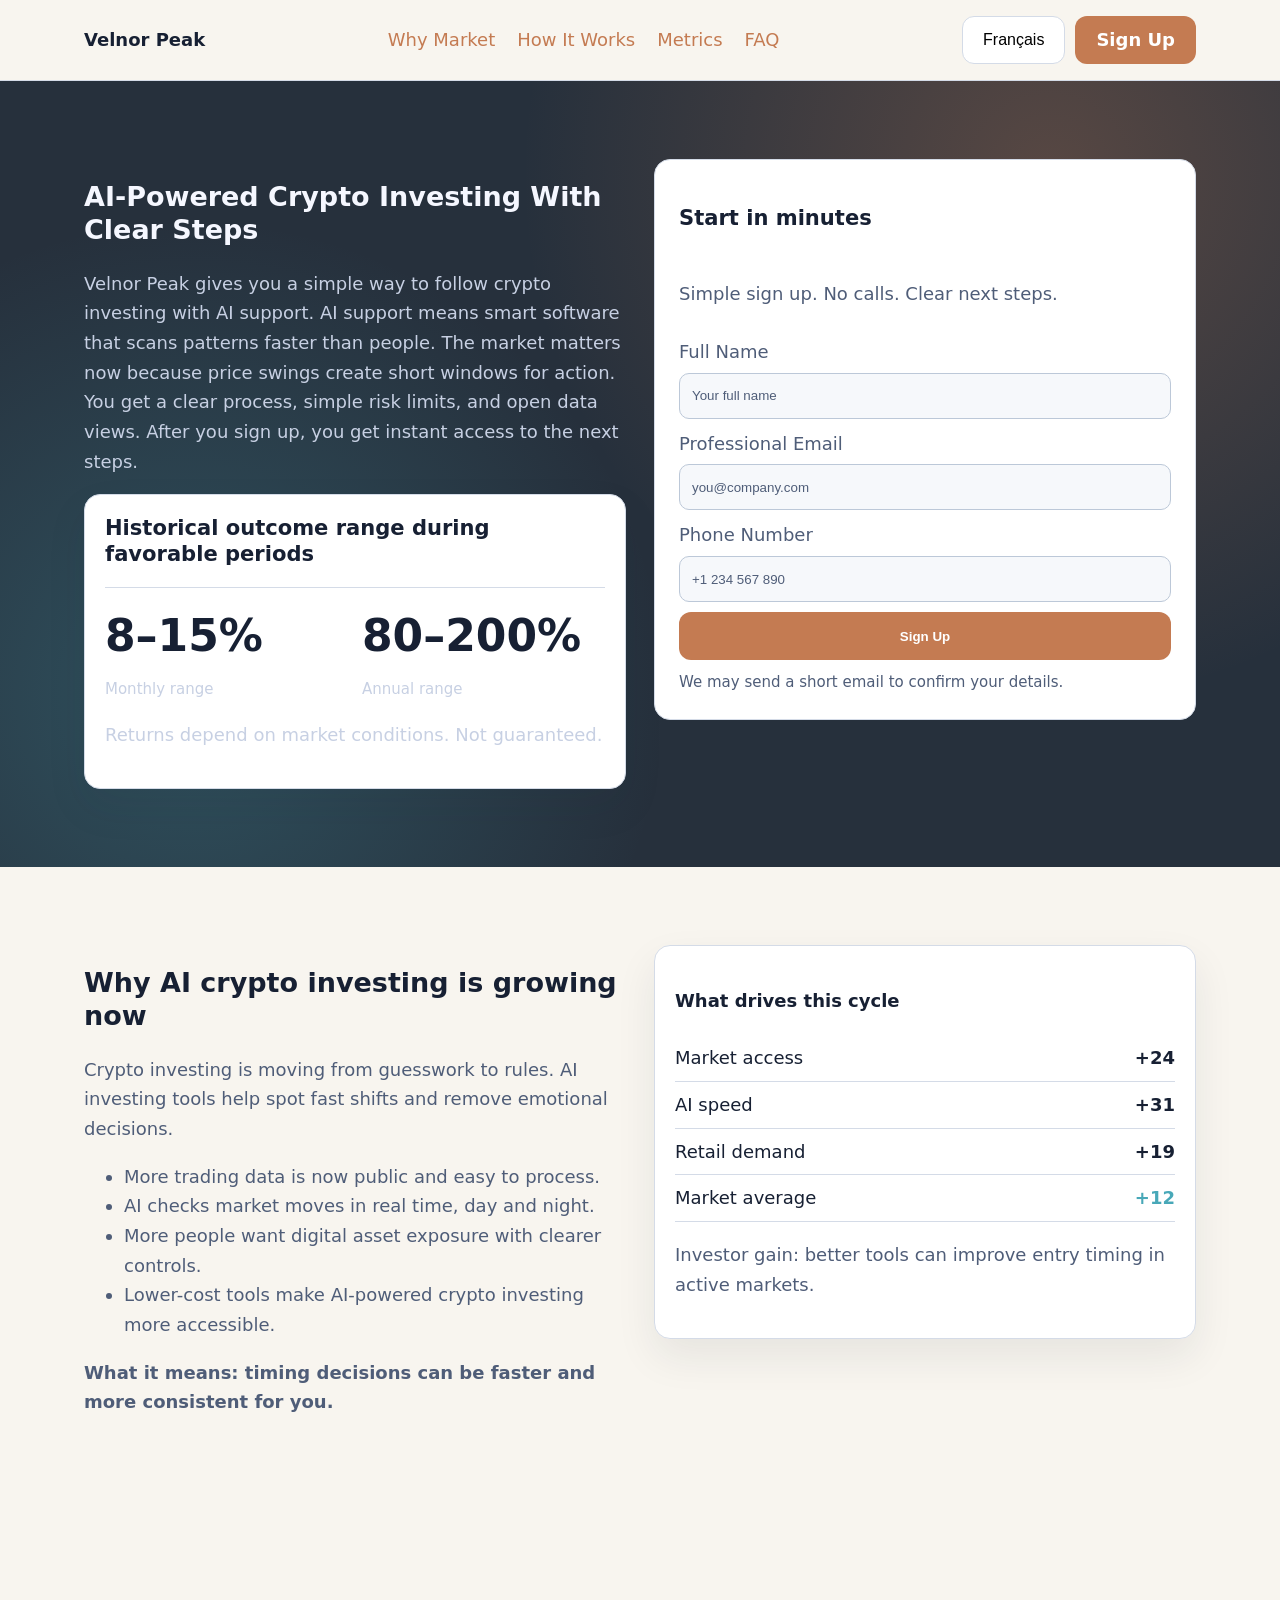
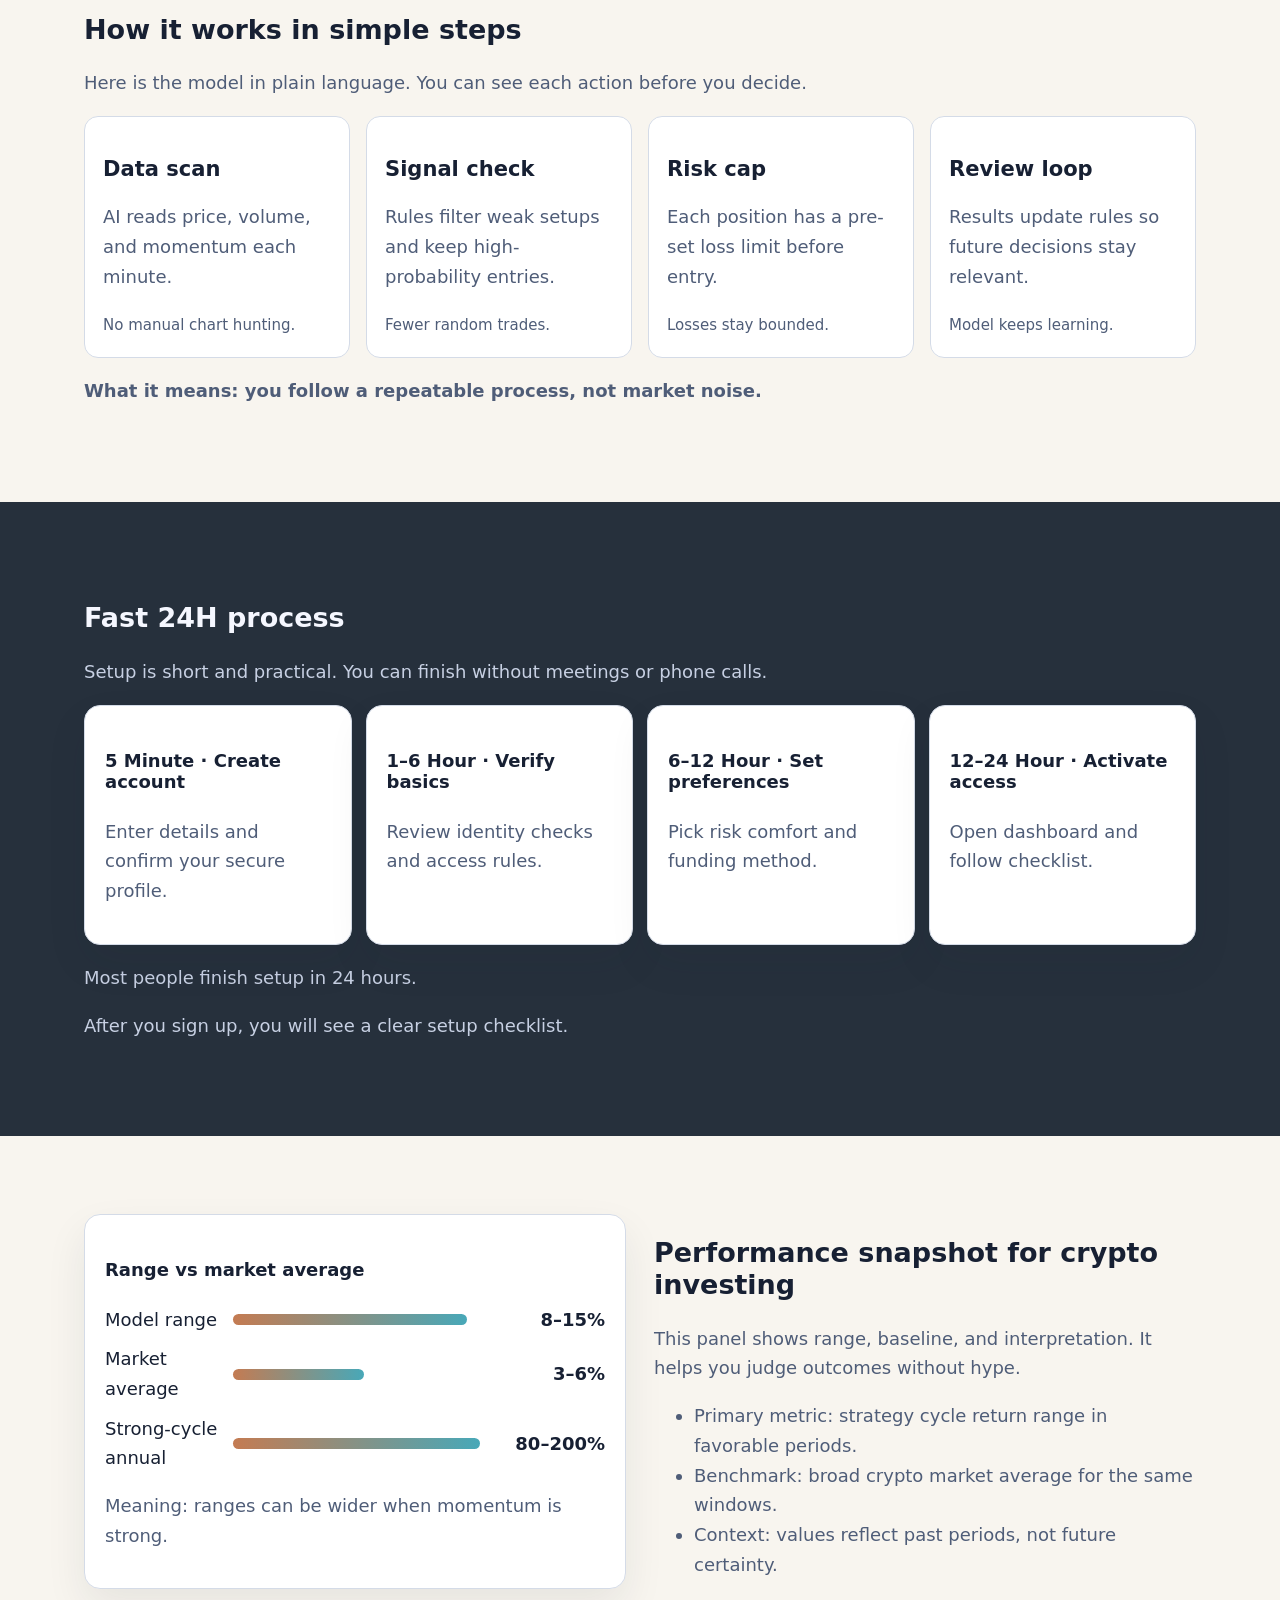
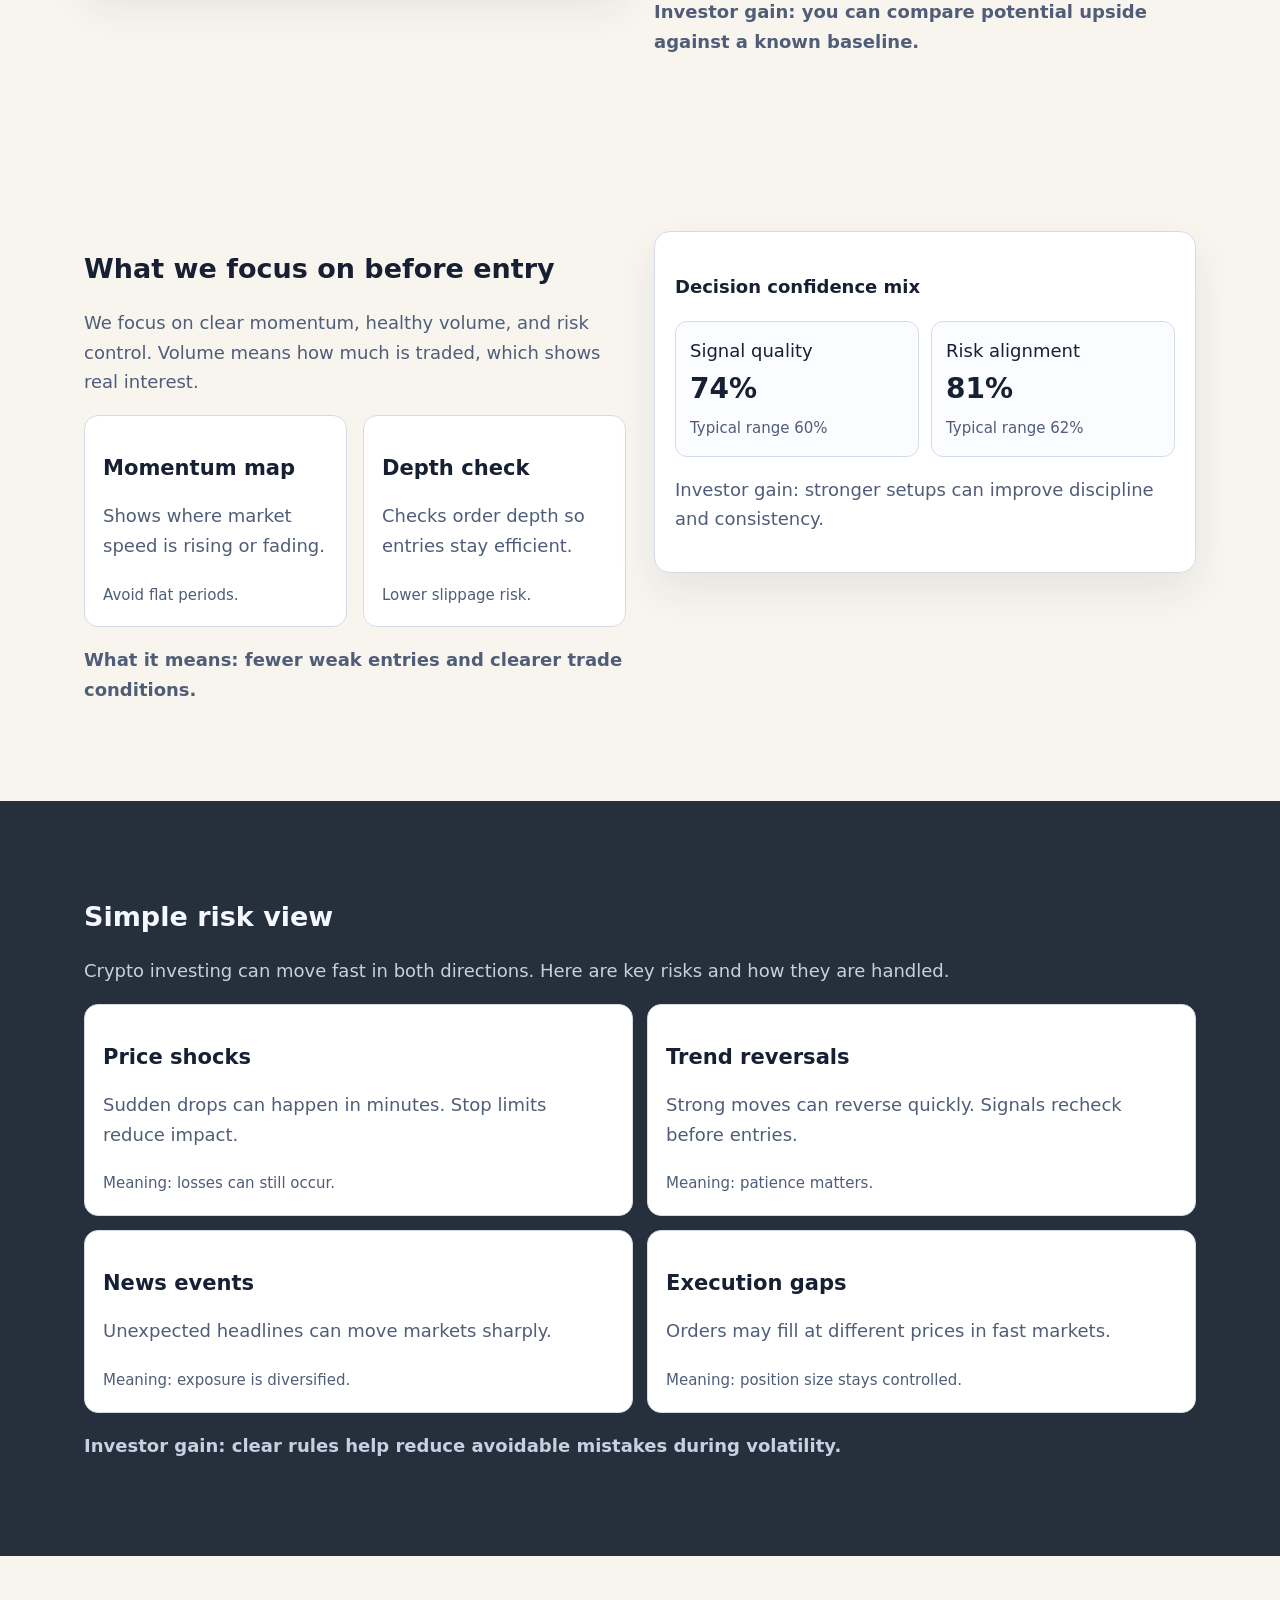
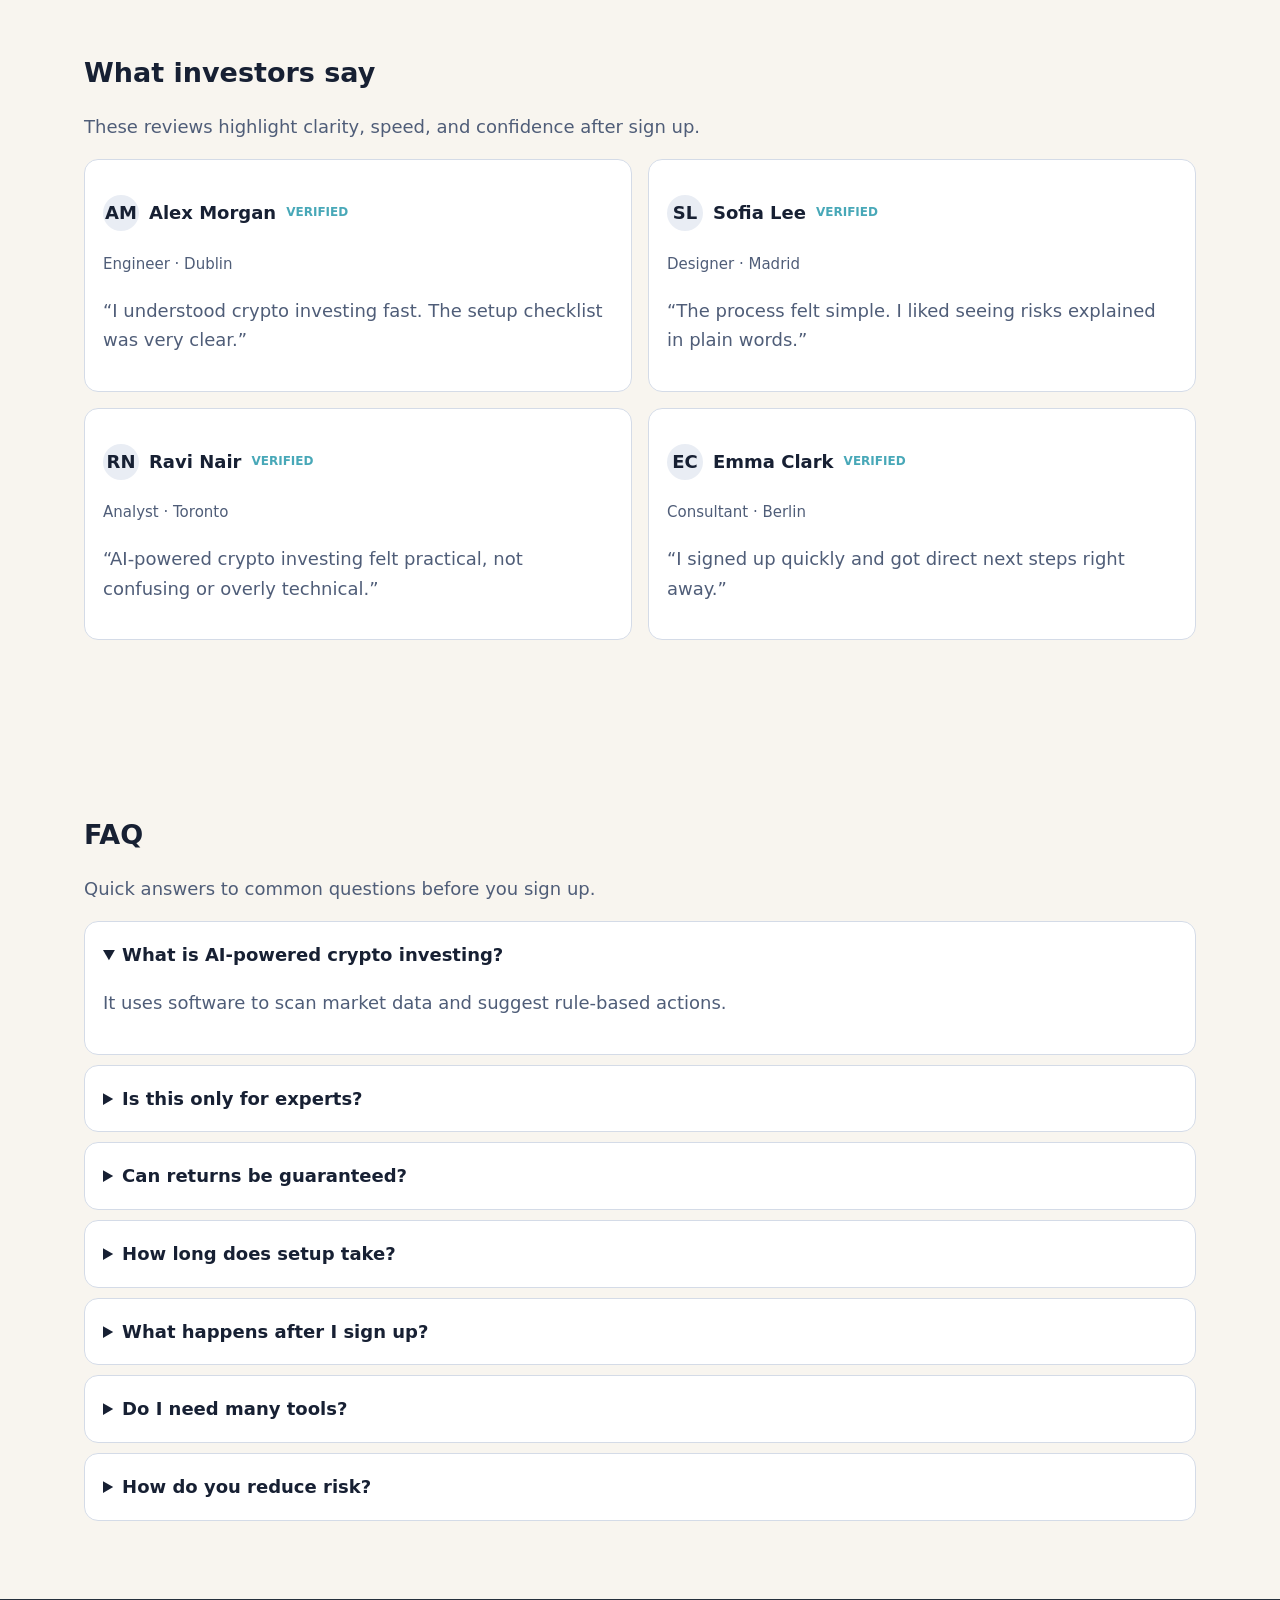
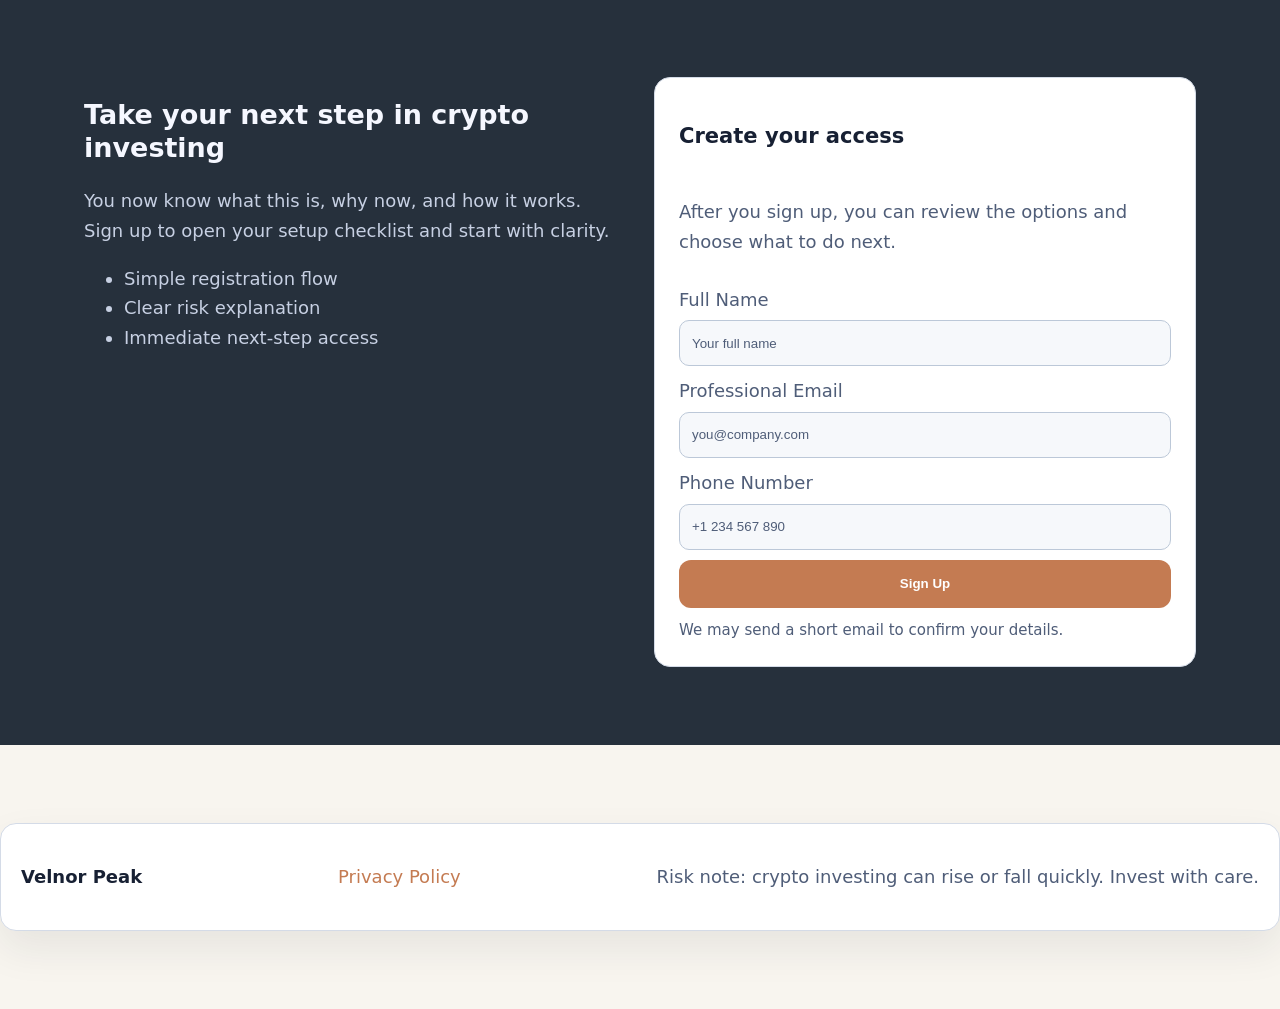
<file: fr/index.html>
<!doctype html>
<html lang="en">
<head>
  <meta charset="UTF-8">
  <meta name="viewport" content="width=device-width, initial-scale=1.0">
  <title>Velnor Peak | AI-Powered Crypto Investing for Français Users</title>
  <meta name="description" content="Learn a clear path to AI-powered crypto investing with Velnor Peak. Simple steps, clear risks, and fast sign up for Français visitors.">
  <link rel="canonical" href="https://velnorpeak.com/fr/index.html">
  <link rel="alternate" hreflang="en" href="https://velnorpeak.com/index.html">
  <link rel="alternate" hreflang="de" href="https://velnorpeak.com/de/index.html">
  <link rel="alternate" hreflang="fr" href="https://velnorpeak.com/fr/index.html">
  <link rel="alternate" hreflang="es" href="https://velnorpeak.com/es/index.html">
  <link rel="alternate" hreflang="it" href="https://velnorpeak.com/it/index.html">
  <link rel="alternate" hreflang="tr" href="https://velnorpeak.com/tr/index.html">
  <link rel="alternate" hreflang="pt" href="https://velnorpeak.com/pt/index.html">
  <link rel="alternate" hreflang="ja" href="https://velnorpeak.com/jp/index.html">
  <link rel="alternate" hreflang="sk" href="https://velnorpeak.com/sk/index.html">
  <link rel="alternate" hreflang="nl-BE" href="https://velnorpeak.com/be/index.html">
  <link rel="alternate" hreflang="x-default" href="https://velnorpeak.com/index.html">
  <meta property="og:title" content="Velnor Peak | AI-Powered Crypto Investing for Français Users">
  <meta property="og:description" content="Learn a clear path to AI-powered crypto investing with Velnor Peak. Simple steps, clear risks, and fast sign up for Français visitors.">
  <meta property="og:type" content="website">
  <meta property="og:url" content="https://velnorpeak.com/fr/index.html">
  <meta property="og:site_name" content="Velnor Peak">
  <meta name="twitter:card" content="summary_large_image">
  <meta name="twitter:title" content="Velnor Peak | AI-Powered Crypto Investing for Français Users">
  <meta name="twitter:description" content="Learn a clear path to AI-powered crypto investing with Velnor Peak. Simple steps, clear risks, and fast sign up for Français visitors.">
  <link rel="stylesheet" href="../assets/style.css">
  <script defer src="../assets/app.js"></script>
</head>
<body>
<header class="site-header section light">
  <div class="container header-inner">
    <a class="brand" href="../index.html">Velnor Peak</a>
    <nav class="nav desktop-nav" aria-label="Primary">
      <a href="#why-market">Why Market</a>
      <a href="#model">How It Works</a>
      <a href="#metrics">Metrics</a>
      <a href="#faq">FAQ</a>
    </nav>
    <div class="header-actions">
      <div class="lang-wrap">
        <button class="lang-pill" aria-expanded="false" aria-controls="lang-menu">Français</button>
        <div id="lang-menu" class="lang-menu" role="menu">
          <a href="../index.html"><svg viewBox="0 0 24 16" aria-hidden="true"><rect width="24" height="16" fill="#1f4aa8"/><path d="M0 0l24 16M24 0L0 16" stroke="#fff" stroke-width="3"/><path d="M0 0l24 16M24 0L0 16" stroke="#e62424" stroke-width="1.5"/><path d="M12 0v16M0 8h24" stroke="#fff" stroke-width="5"/><path d="M12 0v16M0 8h24" stroke="#e62424" stroke-width="3"/></svg>English</a>
          <a href="../de/index.html"><svg viewBox="0 0 24 16" aria-hidden="true"><rect width="24" height="5.33" fill="#111"/><rect y="5.33" width="24" height="5.33" fill="#c82626"/><rect y="10.66" width="24" height="5.34" fill="#f2c230"/></svg>Deutsch</a>
          <a href="../fr/index.html"><svg viewBox="0 0 24 16" aria-hidden="true"><rect width="8" height="16" fill="#1c4fb8"/><rect x="8" width="8" height="16" fill="#fff"/><rect x="16" width="8" height="16" fill="#d22c2c"/></svg>Français</a>
          <a href="../es/index.html"><svg viewBox="0 0 24 16" aria-hidden="true"><rect width="24" height="4" fill="#b51f24"/><rect y="4" width="24" height="8" fill="#f4c52f"/><rect y="12" width="24" height="4" fill="#b51f24"/></svg>Español</a>
          <a href="../it/index.html"><svg viewBox="0 0 24 16" aria-hidden="true"><rect width="8" height="16" fill="#1f8f47"/><rect x="8" width="8" height="16" fill="#fff"/><rect x="16" width="8" height="16" fill="#ce2b37"/></svg>Italiano</a>
          <a href="../tr/index.html"><svg viewBox="0 0 24 16" aria-hidden="true"><rect width="24" height="16" fill="#d01b1b"/><circle cx="10" cy="8" r="4" fill="#fff"/><circle cx="11" cy="8" r="3" fill="#d01b1b"/><polygon points="15,8 17,7 17,9" fill="#fff"/></svg>Türkçe</a>
          <a href="../pt/index.html"><svg viewBox="0 0 24 16" aria-hidden="true"><rect width="10" height="16" fill="#1f8f47"/><rect x="10" width="14" height="16" fill="#cf2c2c"/></svg>Português</a>
          <a href="../jp/index.html"><svg viewBox="0 0 24 16" aria-hidden="true"><rect width="24" height="16" fill="#fff"/><circle cx="12" cy="8" r="4" fill="#c91818"/></svg>日本語</a>
          <a href="../sk/index.html"><svg viewBox="0 0 24 16" aria-hidden="true"><rect width="24" height="5.33" fill="#fff"/><rect y="5.33" width="24" height="5.33" fill="#1d4eb3"/><rect y="10.66" width="24" height="5.34" fill="#c82626"/></svg>Slovak</a>
          <a href="../be/index.html"><svg viewBox="0 0 24 16" aria-hidden="true"><rect width="8" height="16" fill="#111"/><rect x="8" width="8" height="16" fill="#f2c230"/><rect x="16" width="8" height="16" fill="#cc2f2f"/></svg>Nederlands (BE)</a>
        </div>
      </div>
      <a class="btn primary" href="#signup-final">Sign Up</a>
      <button class="burger" aria-expanded="false" aria-controls="mobile-drawer" aria-label="Open menu"><span></span><span></span><span></span></button>
    </div>
  </div>
</header>

<div class="drawer-backdrop" hidden></div>
<aside id="mobile-drawer" class="mobile-drawer" aria-hidden="true">
  <button class="drawer-close" aria-label="Close menu">✕</button>
  <nav class="nav mobile-nav" aria-label="Mobile">
    <a href="#why-market">Why Market</a><a href="#model">How It Works</a><a href="#metrics">Metrics</a><a href="#faq">FAQ</a>
  </nav>
  <div class="mobile-lang"> 
    <p class="muted">Français</p>
    <a href="../index.html">English</a>
    <a href="../de/index.html">Deutsch</a>
    <a href="../fr/index.html">Français</a>
    <a href="../es/index.html">Español</a>
    <a href="../it/index.html">Italiano</a>
    <a href="../tr/index.html">Türkçe</a>
    <a href="../pt/index.html">Português</a>
    <a href="../jp/index.html">日本語</a>
    <a href="../sk/index.html">Slovak</a>
    <a href="../be/index.html">Nederlands (BE)</a>
  </div>
  <a class="btn primary" href="#signup-final">Sign Up</a>
</aside>

<main>
  <section class="section dark hero" id="hero">
    <div class="container hero-grid">
      <div>
        <h1>AI-Powered Crypto Investing With Clear Steps</h1>
        <p>Velnor Peak gives you a simple way to follow crypto investing with AI support. AI support means smart software that scans patterns faster than people. The market matters now because price swings create short windows for action. You get a clear process, simple risk limits, and open data views. After you sign up, you get instant access to the next steps.</p>
        <div class="hero-panel performance-panel">
          <h3>Historical outcome range during favorable periods</h3>
          <div class="perf-split">
            <div><strong>8–15%</strong><small>Monthly range</small></div>
            <div><strong>80–200%</strong><small>Annual range</small></div>
          </div>
          <p class="tiny">Returns depend on market conditions. Not guaranteed.</p>
        </div>
      </div>
      <form class="form-card" aria-label="Hero sign up form">
        <h3 class="form-title">Start in minutes</h3>
        <p class="form-sub">Simple sign up. No calls. Clear next steps.</p>
        <label>Full Name<input type="text" name="name" placeholder="Your full name" required></label>
        <label>Professional Email<input type="email" name="email" placeholder="you@company.com" required></label>
        <label>Phone Number<input type="tel" name="phone" placeholder="+1 234 567 890" required></label>
        <button class="btn primary" type="submit">Sign Up</button>
        <small>We may send a short email to confirm your details.</small>
      </form>
    </div>
  </section>

  <section class="section light" id="why-market">
    <div class="container split">
      <div>
        <h2>Why AI crypto investing is growing now</h2>
        <p>Crypto investing is moving from guesswork to rules. AI investing tools help spot fast shifts and remove emotional decisions.</p>
        <ul>
          <li>More trading data is now public and easy to process.</li>
          <li>AI checks market moves in real time, day and night.</li>
          <li>More people want digital asset exposure with clearer controls.</li>
          <li>Lower-cost tools make AI-powered crypto investing more accessible.</li>
        </ul>
        <p class="interpret">What it means: timing decisions can be faster and more consistent for you.</p>
      </div>
      <div class="visual-card waterfall">
        <h4>What drives this cycle</h4>
        <div class="wf-row"><span>Market access</span><b>+24</b></div>
        <div class="wf-row"><span>AI speed</span><b>+31</b></div>
        <div class="wf-row"><span>Retail demand</span><b>+19</b></div>
        <div class="wf-row base"><span>Market average</span><b>+12</b></div>
        <p>Investor gain: better tools can improve entry timing in active markets.</p>
      </div>
    </div>
  </section>

  <section class="section light" id="model">
    <div class="container">
      <h2>How it works in simple steps</h2>
      <p>Here is the model in plain language. You can see each action before you decide.</p>
      <div class="cards four">
        <article class="card"><h3>Data scan</h3><p>AI reads price, volume, and momentum each minute.</p><small class="muted">No manual chart hunting.</small></article>
        <article class="card"><h3>Signal check</h3><p>Rules filter weak setups and keep high-probability entries.</p><small class="muted">Fewer random trades.</small></article>
        <article class="card"><h3>Risk cap</h3><p>Each position has a pre-set loss limit before entry.</p><small class="muted">Losses stay bounded.</small></article>
        <article class="card"><h3>Review loop</h3><p>Results update rules so future decisions stay relevant.</p><small class="muted">Model keeps learning.</small></article>
      </div>
      <p class="interpret">What it means: you follow a repeatable process, not market noise.</p>
    </div>
  </section>

  <section class="section dark" id="process">
    <div class="container">
      <h2>Fast 24H process</h2>
      <p>Setup is short and practical. You can finish without meetings or phone calls.</p>
      <div class="process-grid">
        <article class="process-card"><h4>5 Minute · Create account</h4><p>Enter details and confirm your secure profile.</p></article>
        <article class="process-card"><h4>1–6 Hour · Verify basics</h4><p>Review identity checks and access rules.</p></article>
        <article class="process-card"><h4>6–12 Hour · Set preferences</h4><p>Pick risk comfort and funding method.</p></article>
        <article class="process-card"><h4>12–24 Hour · Activate access</h4><p>Open dashboard and follow checklist.</p></article>
      </div>
      <p>Most people finish setup in 24 hours.</p>
      <p>After you sign up, you will see a clear setup checklist.</p>
    </div>
  </section>

  <section class="section light" id="metrics">
    <div class="container split reverse">
      <div>
        <h2>Performance snapshot for crypto investing</h2>
        <p>This panel shows range, baseline, and interpretation. It helps you judge outcomes without hype.</p>
        <ul>
          <li>Primary metric: strategy cycle return range in favorable periods.</li>
          <li>Benchmark: broad crypto market average for the same windows.</li>
          <li>Context: values reflect past periods, not future certainty.</li>
        </ul>
        <p class="interpret">Investor gain: you can compare potential upside against a known baseline.</p>
      </div>
      <div class="visual-card comparison">
        <h4>Range vs market average</h4>
        <div class="bar"><span>Model range</span><i style="width:78%"></i><b>8–15%</b></div>
        <div class="bar"><span>Market average</span><i style="width:42%"></i><b>3–6%</b></div>
        <div class="bar"><span>Strong-cycle annual</span><i style="width:90%"></i><b>80–200%</b></div>
        <p>Meaning: ranges can be wider when momentum is strong.</p>
      </div>
    </div>
  </section>

  <section class="section light" id="insights">
    <div class="container split">
      <div>
        <h2>What we focus on before entry</h2>
        <p>We focus on clear momentum, healthy volume, and risk control. Volume means how much is traded, which shows real interest.</p>
        <div class="cards two">
          <article class="card"><h3>Momentum map</h3><p>Shows where market speed is rising or fading.</p><small class="muted">Avoid flat periods.</small></article>
          <article class="card"><h3>Depth check</h3><p>Checks order depth so entries stay efficient.</p><small class="muted">Lower slippage risk.</small></article>
        </div>
        <p class="interpret">What it means: fewer weak entries and clearer trade conditions.</p>
      </div>
      <div class="visual-card ring-wrap">
        <h4>Decision confidence mix</h4>
        <div class="ring-grid">
          <div class="ring"><span>Signal quality</span><b>74%</b><small>Typical range 60%</small></div>
          <div class="ring"><span>Risk alignment</span><b>81%</b><small>Typical range 62%</small></div>
        </div>
        <p>Investor gain: stronger setups can improve discipline and consistency.</p>
      </div>
    </div>
  </section>

  <section class="section dark" id="risk">
    <div class="container">
      <h2>Simple risk view</h2>
      <p>Crypto investing can move fast in both directions. Here are key risks and how they are handled.</p>
      <div class="risk-matrix">
        <article class="card"><h3>Price shocks</h3><p>Sudden drops can happen in minutes. Stop limits reduce impact.</p><small class="muted">Meaning: losses can still occur.</small></article>
        <article class="card"><h3>Trend reversals</h3><p>Strong moves can reverse quickly. Signals recheck before entries.</p><small class="muted">Meaning: patience matters.</small></article>
        <article class="card"><h3>News events</h3><p>Unexpected headlines can move markets sharply.</p><small class="muted">Meaning: exposure is diversified.</small></article>
        <article class="card"><h3>Execution gaps</h3><p>Orders may fill at different prices in fast markets.</p><small class="muted">Meaning: position size stays controlled.</small></article>
      </div>
      <p class="interpret">Investor gain: clear rules help reduce avoidable mistakes during volatility.</p>
    </div>
  </section>

  <section class="section light" id="reviews">
    <div class="container">
      <h2>What investors say</h2>
      <p>These reviews highlight clarity, speed, and confidence after sign up.</p>
      <div class="cards two">
        <article class="review-card"><div class="review-head"><span class="avatar">AM</span><h4>Alex Morgan</h4><span class="verified">VERIFIED</span></div><small>Engineer · Dublin</small><p>“I understood crypto investing fast. The setup checklist was very clear.”</p></article>
        <article class="review-card"><div class="review-head"><span class="avatar">SL</span><h4>Sofia Lee</h4><span class="verified">VERIFIED</span></div><small>Designer · Madrid</small><p>“The process felt simple. I liked seeing risks explained in plain words.”</p></article>
        <article class="review-card"><div class="review-head"><span class="avatar">RN</span><h4>Ravi Nair</h4><span class="verified">VERIFIED</span></div><small>Analyst · Toronto</small><p>“AI-powered crypto investing felt practical, not confusing or overly technical.”</p></article>
        <article class="review-card"><div class="review-head"><span class="avatar">EC</span><h4>Emma Clark</h4><span class="verified">VERIFIED</span></div><small>Consultant · Berlin</small><p>“I signed up quickly and got direct next steps right away.”</p></article>
      </div>
    </div>
  </section>

  <section class="section light" id="faq">
    <div class="container">
      <h2>FAQ</h2>
      <p>Quick answers to common questions before you sign up.</p>
      <div class="faq-list">
        <details class="faq-item" open><summary>What is AI-powered crypto investing?</summary><p>It uses software to scan market data and suggest rule-based actions.</p></details>
        <details class="faq-item"><summary>Is this only for experts?</summary><p>No. It is made for investors who want a clear, simple process.</p></details>
        <details class="faq-item"><summary>Can returns be guaranteed?</summary><p>No. Markets change quickly, so outcomes always depend on conditions.</p></details>
        <details class="faq-item"><summary>How long does setup take?</summary><p>Most people complete setup in 24 hours using the checklist.</p></details>
        <details class="faq-item"><summary>What happens after I sign up?</summary><p>After you sign up, you can review the options and choose what to do next.</p></details>
        <details class="faq-item"><summary>Do I need many tools?</summary><p>No. The dashboard groups key data in one clear view.</p></details>
        <details class="faq-item"><summary>How do you reduce risk?</summary><p>Risk caps, signal filters, and position sizing help limit avoidable losses.</p></details>
      </div>
    </div>
  </section>

  <section class="section dark" id="signup-final">
    <div class="container split">
      <div>
        <h2>Take your next step in crypto investing</h2>
        <p>You now know what this is, why now, and how it works. Sign up to open your setup checklist and start with clarity.</p>
        <ul>
          <li>Simple registration flow</li><li>Clear risk explanation</li><li>Immediate next-step access</li>
        </ul>
      </div>
      <form class="form-card" aria-label="Final sign up form">
        <h3 class="form-title">Create your access</h3>
        <p class="form-sub">After you sign up, you can review the options and choose what to do next.</p>
        <label>Full Name<input type="text" name="name2" placeholder="Your full name" required></label>
        <label>Professional Email<input type="email" name="email2" placeholder="you@company.com" required></label>
        <label>Phone Number<input type="tel" name="phone2" placeholder="+1 234 567 890" required></label>
        <button class="btn primary" type="submit">Sign Up</button>
        <small>We may send a short email to confirm your details.</small>
      </form>
    </div>
  </section>
</main>

<footer class="section light">
  <div class="container footer-panel">
    <strong>Velnor Peak</strong>
    <a href="#" data-open-privacy>Privacy Policy</a>
    <p>Risk note: crypto investing can rise or fall quickly. Invest with care.</p>
  </div>
</footer>

<div class="modal" id="privacy-modal" aria-hidden="true" role="dialog" aria-modal="true" aria-labelledby="privacy-title">
  <div class="modal-card">
    <button class="modal-x" aria-label="Close privacy policy">✕</button>
    <h3 id="privacy-title">Privacy Policy</h3>
    <p><strong>Introduction:</strong> We explain how we handle your data in simple terms.</p>
    <p><strong>Data collection:</strong> We collect name, email, phone, and usage events.</p>
    <p><strong>Legal basis:</strong> We process data to provide access and secure accounts.</p>
    <p><strong>Cookies:</strong> Cookies help save settings and improve site performance.</p>
    <p><strong>Retention:</strong> Data stays only as long as needed for service and law.</p>
    <p><strong>Third-party sharing:</strong> Trusted providers help with hosting, email, and security.</p>
    <p><strong>Security:</strong> We use access controls and monitoring to protect records.</p>
    <p><strong>User rights:</strong> You can request access, correction, or deletion of data.</p>
    <p><strong>International transfers:</strong> Data may move across regions with safeguards.</p>
    <p><strong>Industry risk disclosure:</strong> Digital asset markets are volatile and can change quickly.</p>
    <p><strong>Contact:</strong> Email privacy@velnorpeak.com for privacy requests.</p>
    <div class="modal-footer"><button class="btn secondary" data-close-privacy>Close</button></div>
  </div>
</div>

<script type="application/ld+json">
{"@context":"https://schema.org","@graph":[{"@type":"Organization","name":"Velnor Peak","url":"https://velnorpeak.com"},{"@type":"WebSite","name":"Velnor Peak","url":"https://velnorpeak.com"},{"@type":"FAQPage","mainEntity":[{"@type":"Question","name":"What is AI-powered crypto investing?","acceptedAnswer":{"@type":"Answer","text":"It uses software to scan market data and suggest rule-based actions."}}]},{"@type":"Review","author":{"@type":"Person","name":"Alex Morgan"},"reviewBody":"I understood crypto investing fast. The setup checklist was very clear.","itemReviewed":{"@type":"Service","name":"Velnor Peak"}}]}
</script>
</body>
</html>
</file>
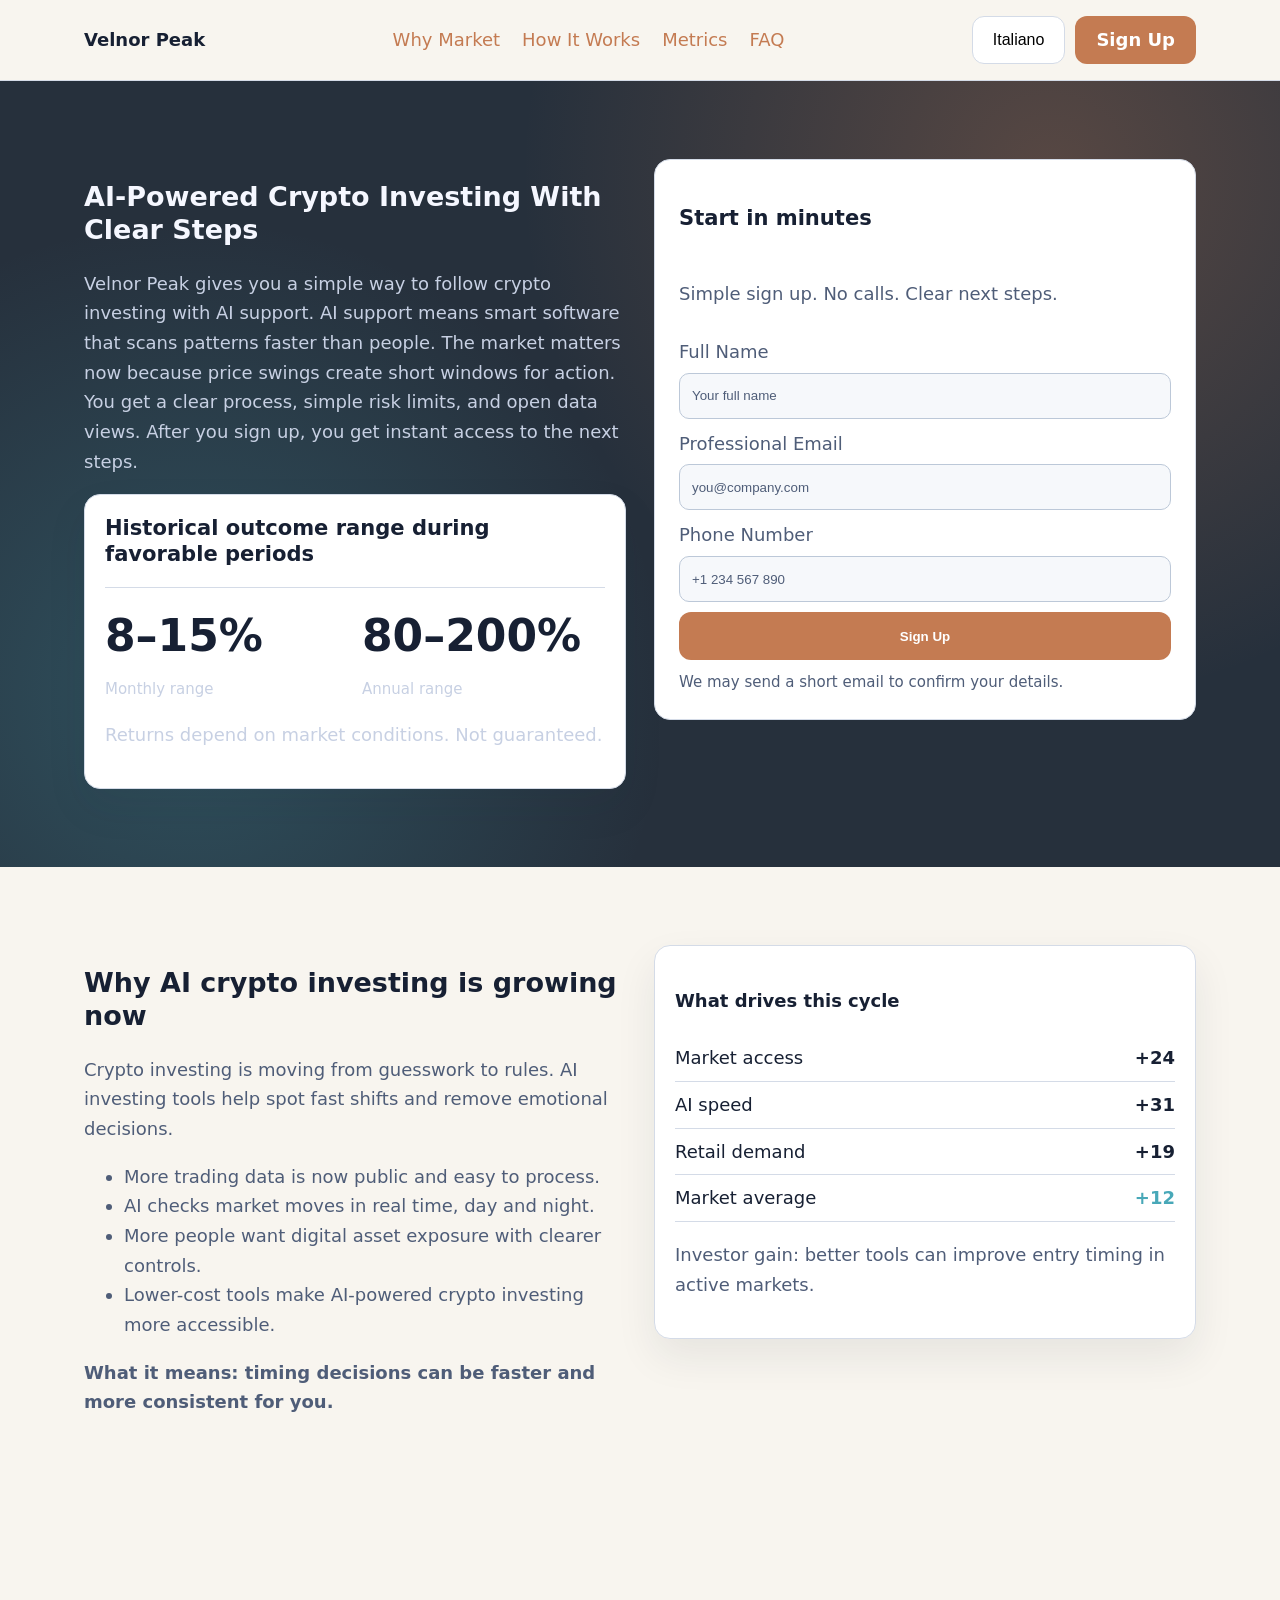
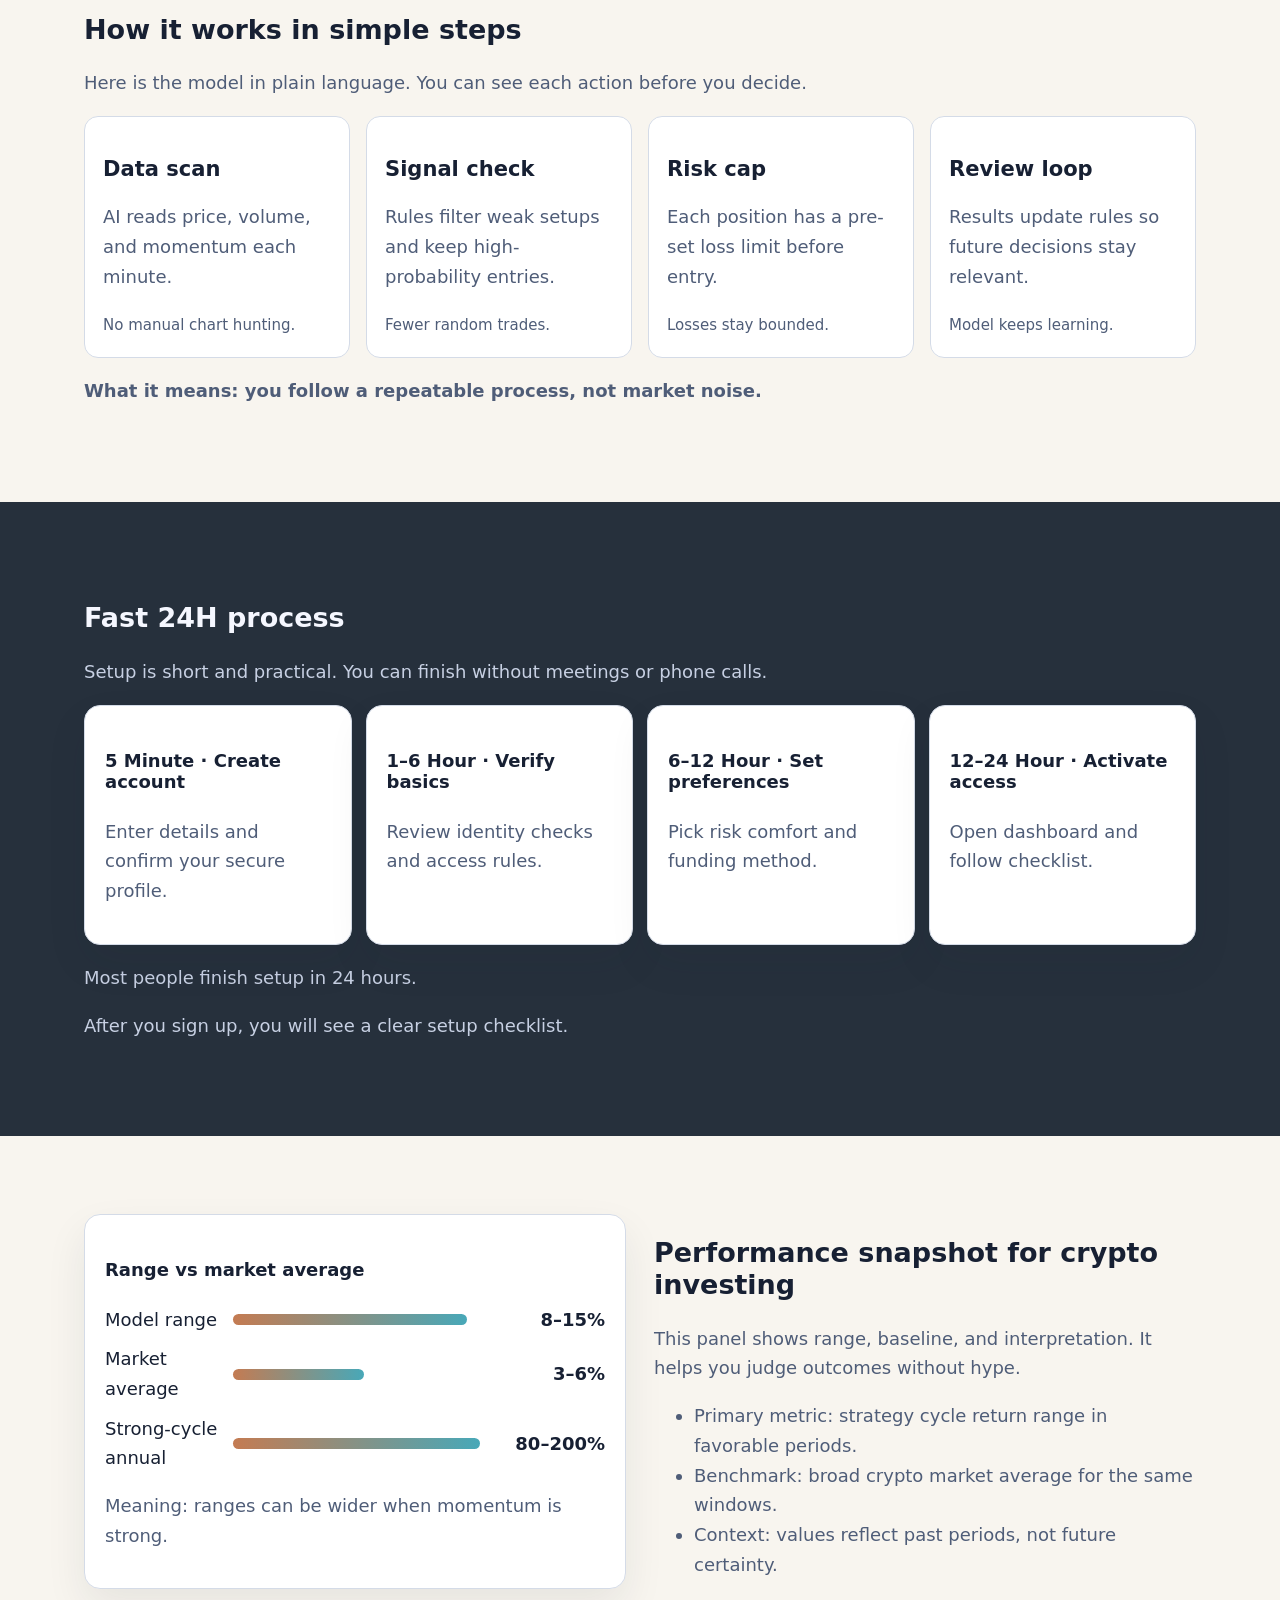
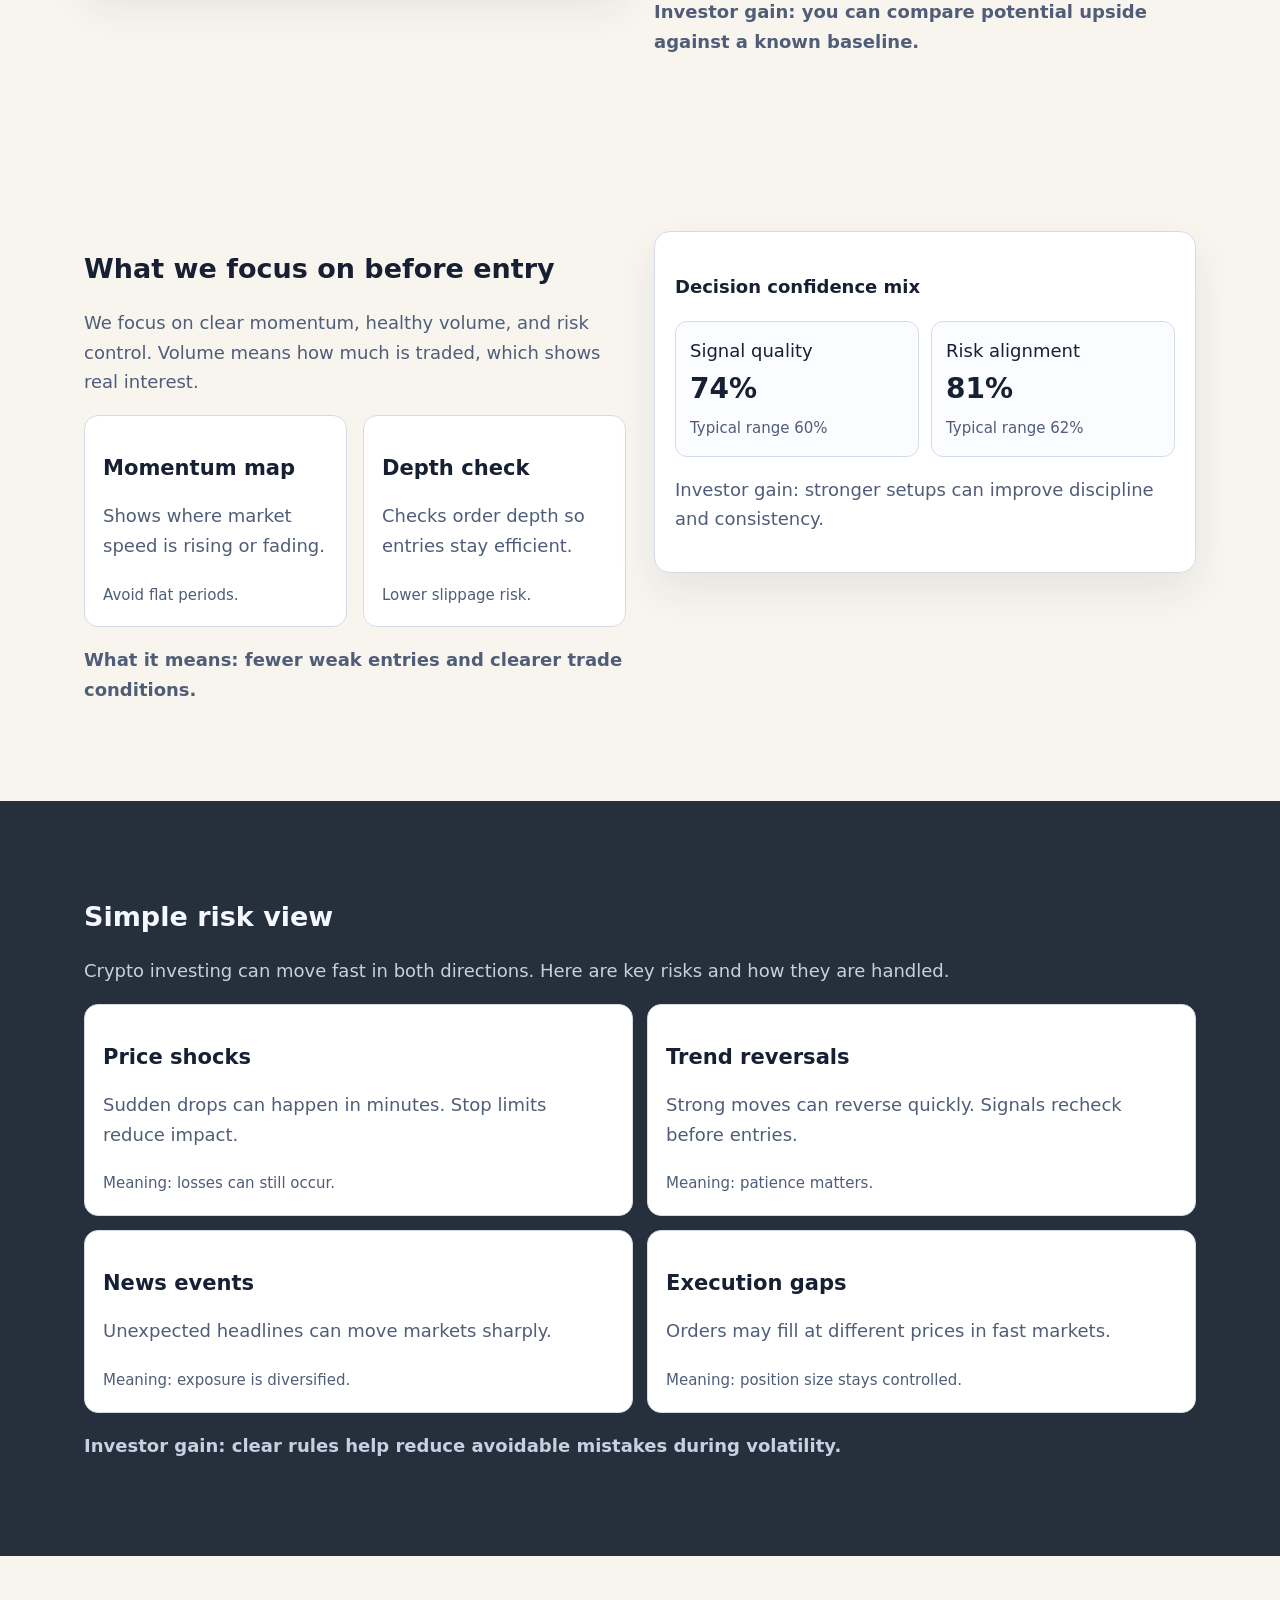
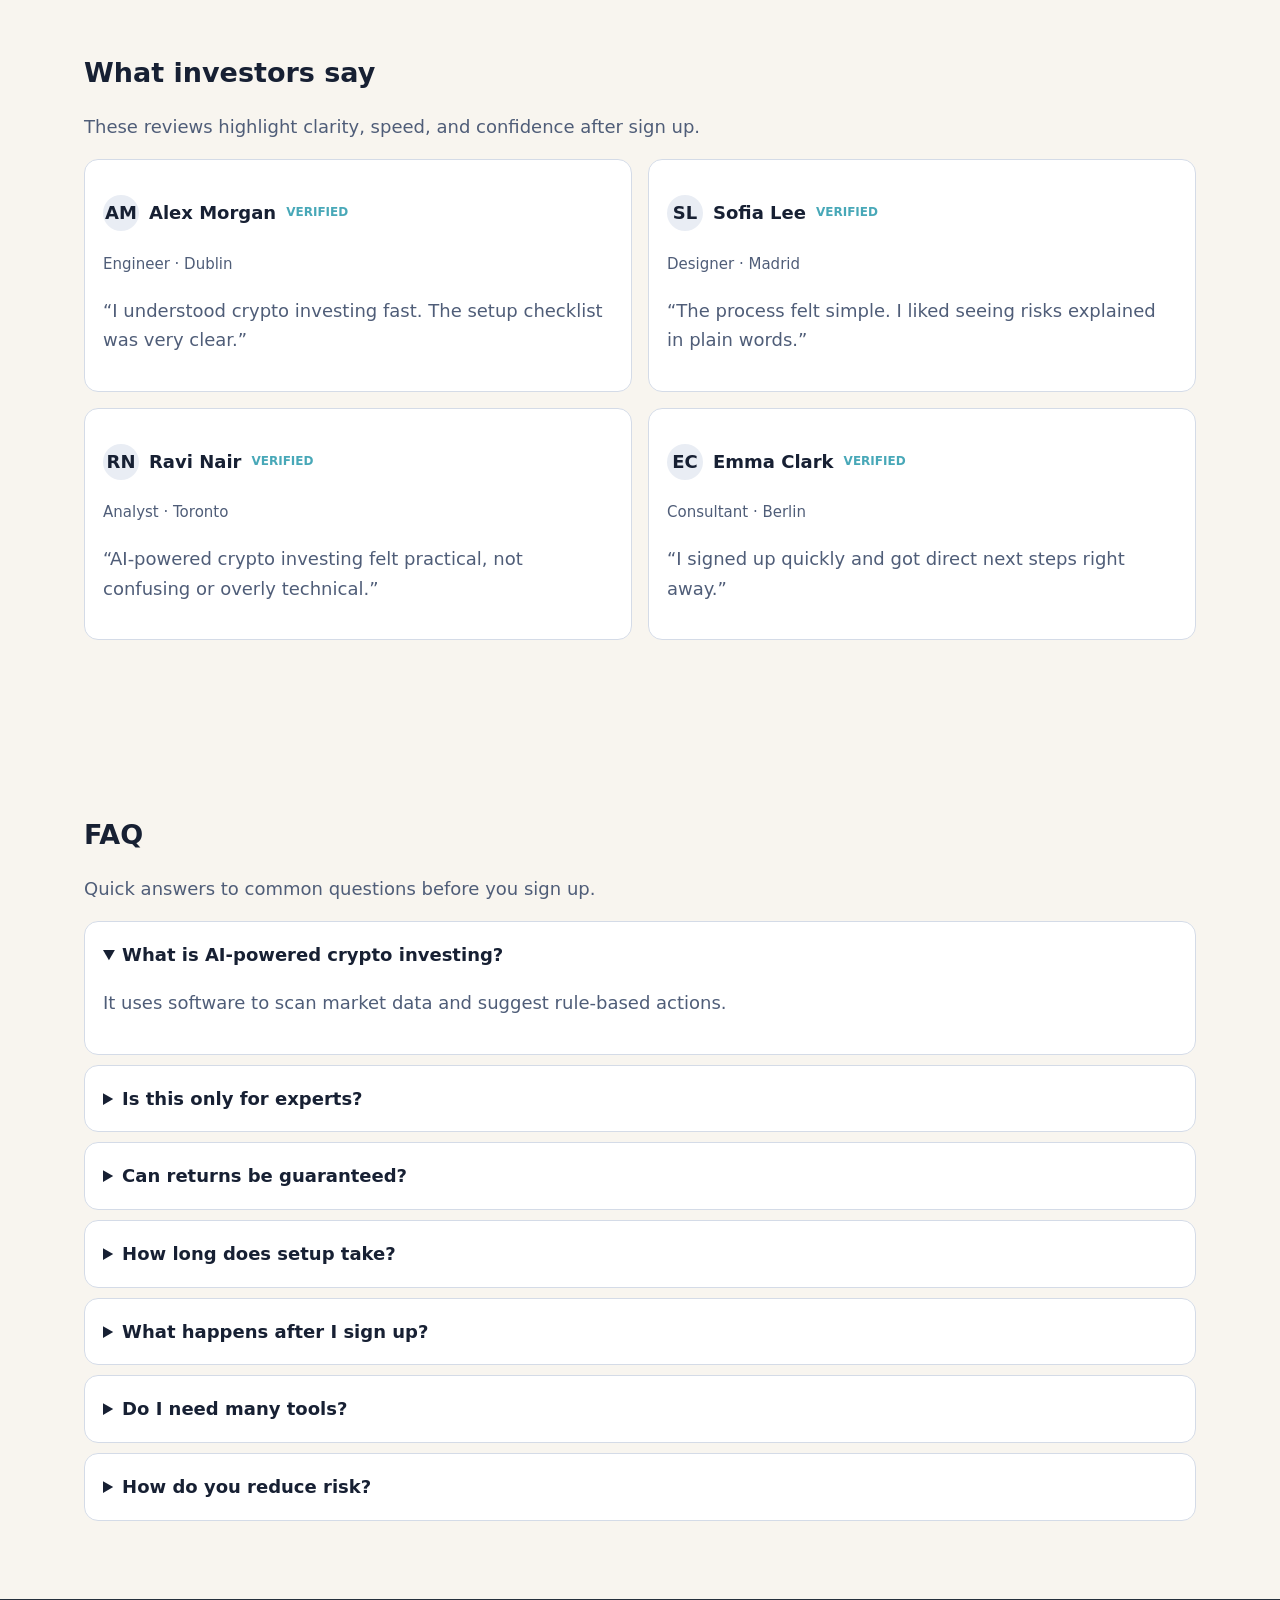
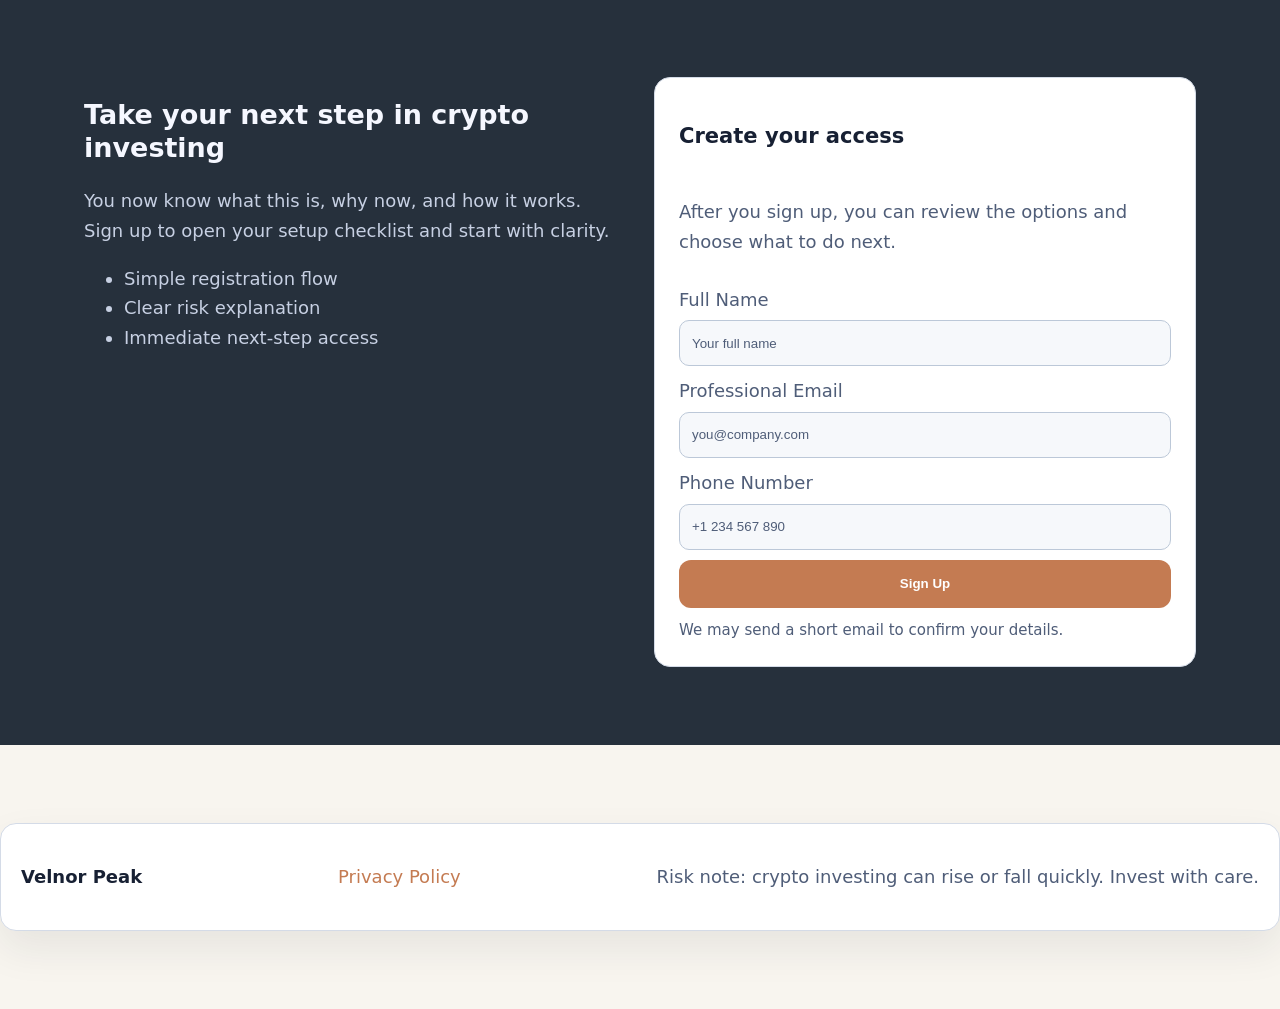
<file: it/index.html>
<!doctype html>
<html lang="en">
<head>
  <meta charset="UTF-8">
  <meta name="viewport" content="width=device-width, initial-scale=1.0">
  <title>Velnor Peak | AI-Powered Crypto Investing for Italiano Users</title>
  <meta name="description" content="Learn a clear path to AI-powered crypto investing with Velnor Peak. Simple steps, clear risks, and fast sign up for Italiano visitors.">
  <link rel="canonical" href="https://velnorpeak.com/it/index.html">
  <link rel="alternate" hreflang="en" href="https://velnorpeak.com/index.html">
  <link rel="alternate" hreflang="de" href="https://velnorpeak.com/de/index.html">
  <link rel="alternate" hreflang="fr" href="https://velnorpeak.com/fr/index.html">
  <link rel="alternate" hreflang="es" href="https://velnorpeak.com/es/index.html">
  <link rel="alternate" hreflang="it" href="https://velnorpeak.com/it/index.html">
  <link rel="alternate" hreflang="tr" href="https://velnorpeak.com/tr/index.html">
  <link rel="alternate" hreflang="pt" href="https://velnorpeak.com/pt/index.html">
  <link rel="alternate" hreflang="ja" href="https://velnorpeak.com/jp/index.html">
  <link rel="alternate" hreflang="sk" href="https://velnorpeak.com/sk/index.html">
  <link rel="alternate" hreflang="nl-BE" href="https://velnorpeak.com/be/index.html">
  <link rel="alternate" hreflang="x-default" href="https://velnorpeak.com/index.html">
  <meta property="og:title" content="Velnor Peak | AI-Powered Crypto Investing for Italiano Users">
  <meta property="og:description" content="Learn a clear path to AI-powered crypto investing with Velnor Peak. Simple steps, clear risks, and fast sign up for Italiano visitors.">
  <meta property="og:type" content="website">
  <meta property="og:url" content="https://velnorpeak.com/it/index.html">
  <meta property="og:site_name" content="Velnor Peak">
  <meta name="twitter:card" content="summary_large_image">
  <meta name="twitter:title" content="Velnor Peak | AI-Powered Crypto Investing for Italiano Users">
  <meta name="twitter:description" content="Learn a clear path to AI-powered crypto investing with Velnor Peak. Simple steps, clear risks, and fast sign up for Italiano visitors.">
  <link rel="stylesheet" href="../assets/style.css">
  <script defer src="../assets/app.js"></script>
</head>
<body>
<header class="site-header section light">
  <div class="container header-inner">
    <a class="brand" href="../index.html">Velnor Peak</a>
    <nav class="nav desktop-nav" aria-label="Primary">
      <a href="#why-market">Why Market</a>
      <a href="#model">How It Works</a>
      <a href="#metrics">Metrics</a>
      <a href="#faq">FAQ</a>
    </nav>
    <div class="header-actions">
      <div class="lang-wrap">
        <button class="lang-pill" aria-expanded="false" aria-controls="lang-menu">Italiano</button>
        <div id="lang-menu" class="lang-menu" role="menu">
          <a href="../index.html"><svg viewBox="0 0 24 16" aria-hidden="true"><rect width="24" height="16" fill="#1f4aa8"/><path d="M0 0l24 16M24 0L0 16" stroke="#fff" stroke-width="3"/><path d="M0 0l24 16M24 0L0 16" stroke="#e62424" stroke-width="1.5"/><path d="M12 0v16M0 8h24" stroke="#fff" stroke-width="5"/><path d="M12 0v16M0 8h24" stroke="#e62424" stroke-width="3"/></svg>English</a>
          <a href="../de/index.html"><svg viewBox="0 0 24 16" aria-hidden="true"><rect width="24" height="5.33" fill="#111"/><rect y="5.33" width="24" height="5.33" fill="#c82626"/><rect y="10.66" width="24" height="5.34" fill="#f2c230"/></svg>Deutsch</a>
          <a href="../fr/index.html"><svg viewBox="0 0 24 16" aria-hidden="true"><rect width="8" height="16" fill="#1c4fb8"/><rect x="8" width="8" height="16" fill="#fff"/><rect x="16" width="8" height="16" fill="#d22c2c"/></svg>Français</a>
          <a href="../es/index.html"><svg viewBox="0 0 24 16" aria-hidden="true"><rect width="24" height="4" fill="#b51f24"/><rect y="4" width="24" height="8" fill="#f4c52f"/><rect y="12" width="24" height="4" fill="#b51f24"/></svg>Español</a>
          <a href="../it/index.html"><svg viewBox="0 0 24 16" aria-hidden="true"><rect width="8" height="16" fill="#1f8f47"/><rect x="8" width="8" height="16" fill="#fff"/><rect x="16" width="8" height="16" fill="#ce2b37"/></svg>Italiano</a>
          <a href="../tr/index.html"><svg viewBox="0 0 24 16" aria-hidden="true"><rect width="24" height="16" fill="#d01b1b"/><circle cx="10" cy="8" r="4" fill="#fff"/><circle cx="11" cy="8" r="3" fill="#d01b1b"/><polygon points="15,8 17,7 17,9" fill="#fff"/></svg>Türkçe</a>
          <a href="../pt/index.html"><svg viewBox="0 0 24 16" aria-hidden="true"><rect width="10" height="16" fill="#1f8f47"/><rect x="10" width="14" height="16" fill="#cf2c2c"/></svg>Português</a>
          <a href="../jp/index.html"><svg viewBox="0 0 24 16" aria-hidden="true"><rect width="24" height="16" fill="#fff"/><circle cx="12" cy="8" r="4" fill="#c91818"/></svg>日本語</a>
          <a href="../sk/index.html"><svg viewBox="0 0 24 16" aria-hidden="true"><rect width="24" height="5.33" fill="#fff"/><rect y="5.33" width="24" height="5.33" fill="#1d4eb3"/><rect y="10.66" width="24" height="5.34" fill="#c82626"/></svg>Slovak</a>
          <a href="../be/index.html"><svg viewBox="0 0 24 16" aria-hidden="true"><rect width="8" height="16" fill="#111"/><rect x="8" width="8" height="16" fill="#f2c230"/><rect x="16" width="8" height="16" fill="#cc2f2f"/></svg>Nederlands (BE)</a>
        </div>
      </div>
      <a class="btn primary" href="#signup-final">Sign Up</a>
      <button class="burger" aria-expanded="false" aria-controls="mobile-drawer" aria-label="Open menu"><span></span><span></span><span></span></button>
    </div>
  </div>
</header>

<div class="drawer-backdrop" hidden></div>
<aside id="mobile-drawer" class="mobile-drawer" aria-hidden="true">
  <button class="drawer-close" aria-label="Close menu">✕</button>
  <nav class="nav mobile-nav" aria-label="Mobile">
    <a href="#why-market">Why Market</a><a href="#model">How It Works</a><a href="#metrics">Metrics</a><a href="#faq">FAQ</a>
  </nav>
  <div class="mobile-lang"> 
    <p class="muted">Italiano</p>
    <a href="../index.html">English</a>
    <a href="../de/index.html">Deutsch</a>
    <a href="../fr/index.html">Français</a>
    <a href="../es/index.html">Español</a>
    <a href="../it/index.html">Italiano</a>
    <a href="../tr/index.html">Türkçe</a>
    <a href="../pt/index.html">Português</a>
    <a href="../jp/index.html">日本語</a>
    <a href="../sk/index.html">Slovak</a>
    <a href="../be/index.html">Nederlands (BE)</a>
  </div>
  <a class="btn primary" href="#signup-final">Sign Up</a>
</aside>

<main>
  <section class="section dark hero" id="hero">
    <div class="container hero-grid">
      <div>
        <h1>AI-Powered Crypto Investing With Clear Steps</h1>
        <p>Velnor Peak gives you a simple way to follow crypto investing with AI support. AI support means smart software that scans patterns faster than people. The market matters now because price swings create short windows for action. You get a clear process, simple risk limits, and open data views. After you sign up, you get instant access to the next steps.</p>
        <div class="hero-panel performance-panel">
          <h3>Historical outcome range during favorable periods</h3>
          <div class="perf-split">
            <div><strong>8–15%</strong><small>Monthly range</small></div>
            <div><strong>80–200%</strong><small>Annual range</small></div>
          </div>
          <p class="tiny">Returns depend on market conditions. Not guaranteed.</p>
        </div>
      </div>
      <form class="form-card" aria-label="Hero sign up form">
        <h3 class="form-title">Start in minutes</h3>
        <p class="form-sub">Simple sign up. No calls. Clear next steps.</p>
        <label>Full Name<input type="text" name="name" placeholder="Your full name" required></label>
        <label>Professional Email<input type="email" name="email" placeholder="you@company.com" required></label>
        <label>Phone Number<input type="tel" name="phone" placeholder="+1 234 567 890" required></label>
        <button class="btn primary" type="submit">Sign Up</button>
        <small>We may send a short email to confirm your details.</small>
      </form>
    </div>
  </section>

  <section class="section light" id="why-market">
    <div class="container split">
      <div>
        <h2>Why AI crypto investing is growing now</h2>
        <p>Crypto investing is moving from guesswork to rules. AI investing tools help spot fast shifts and remove emotional decisions.</p>
        <ul>
          <li>More trading data is now public and easy to process.</li>
          <li>AI checks market moves in real time, day and night.</li>
          <li>More people want digital asset exposure with clearer controls.</li>
          <li>Lower-cost tools make AI-powered crypto investing more accessible.</li>
        </ul>
        <p class="interpret">What it means: timing decisions can be faster and more consistent for you.</p>
      </div>
      <div class="visual-card waterfall">
        <h4>What drives this cycle</h4>
        <div class="wf-row"><span>Market access</span><b>+24</b></div>
        <div class="wf-row"><span>AI speed</span><b>+31</b></div>
        <div class="wf-row"><span>Retail demand</span><b>+19</b></div>
        <div class="wf-row base"><span>Market average</span><b>+12</b></div>
        <p>Investor gain: better tools can improve entry timing in active markets.</p>
      </div>
    </div>
  </section>

  <section class="section light" id="model">
    <div class="container">
      <h2>How it works in simple steps</h2>
      <p>Here is the model in plain language. You can see each action before you decide.</p>
      <div class="cards four">
        <article class="card"><h3>Data scan</h3><p>AI reads price, volume, and momentum each minute.</p><small class="muted">No manual chart hunting.</small></article>
        <article class="card"><h3>Signal check</h3><p>Rules filter weak setups and keep high-probability entries.</p><small class="muted">Fewer random trades.</small></article>
        <article class="card"><h3>Risk cap</h3><p>Each position has a pre-set loss limit before entry.</p><small class="muted">Losses stay bounded.</small></article>
        <article class="card"><h3>Review loop</h3><p>Results update rules so future decisions stay relevant.</p><small class="muted">Model keeps learning.</small></article>
      </div>
      <p class="interpret">What it means: you follow a repeatable process, not market noise.</p>
    </div>
  </section>

  <section class="section dark" id="process">
    <div class="container">
      <h2>Fast 24H process</h2>
      <p>Setup is short and practical. You can finish without meetings or phone calls.</p>
      <div class="process-grid">
        <article class="process-card"><h4>5 Minute · Create account</h4><p>Enter details and confirm your secure profile.</p></article>
        <article class="process-card"><h4>1–6 Hour · Verify basics</h4><p>Review identity checks and access rules.</p></article>
        <article class="process-card"><h4>6–12 Hour · Set preferences</h4><p>Pick risk comfort and funding method.</p></article>
        <article class="process-card"><h4>12–24 Hour · Activate access</h4><p>Open dashboard and follow checklist.</p></article>
      </div>
      <p>Most people finish setup in 24 hours.</p>
      <p>After you sign up, you will see a clear setup checklist.</p>
    </div>
  </section>

  <section class="section light" id="metrics">
    <div class="container split reverse">
      <div>
        <h2>Performance snapshot for crypto investing</h2>
        <p>This panel shows range, baseline, and interpretation. It helps you judge outcomes without hype.</p>
        <ul>
          <li>Primary metric: strategy cycle return range in favorable periods.</li>
          <li>Benchmark: broad crypto market average for the same windows.</li>
          <li>Context: values reflect past periods, not future certainty.</li>
        </ul>
        <p class="interpret">Investor gain: you can compare potential upside against a known baseline.</p>
      </div>
      <div class="visual-card comparison">
        <h4>Range vs market average</h4>
        <div class="bar"><span>Model range</span><i style="width:78%"></i><b>8–15%</b></div>
        <div class="bar"><span>Market average</span><i style="width:42%"></i><b>3–6%</b></div>
        <div class="bar"><span>Strong-cycle annual</span><i style="width:90%"></i><b>80–200%</b></div>
        <p>Meaning: ranges can be wider when momentum is strong.</p>
      </div>
    </div>
  </section>

  <section class="section light" id="insights">
    <div class="container split">
      <div>
        <h2>What we focus on before entry</h2>
        <p>We focus on clear momentum, healthy volume, and risk control. Volume means how much is traded, which shows real interest.</p>
        <div class="cards two">
          <article class="card"><h3>Momentum map</h3><p>Shows where market speed is rising or fading.</p><small class="muted">Avoid flat periods.</small></article>
          <article class="card"><h3>Depth check</h3><p>Checks order depth so entries stay efficient.</p><small class="muted">Lower slippage risk.</small></article>
        </div>
        <p class="interpret">What it means: fewer weak entries and clearer trade conditions.</p>
      </div>
      <div class="visual-card ring-wrap">
        <h4>Decision confidence mix</h4>
        <div class="ring-grid">
          <div class="ring"><span>Signal quality</span><b>74%</b><small>Typical range 60%</small></div>
          <div class="ring"><span>Risk alignment</span><b>81%</b><small>Typical range 62%</small></div>
        </div>
        <p>Investor gain: stronger setups can improve discipline and consistency.</p>
      </div>
    </div>
  </section>

  <section class="section dark" id="risk">
    <div class="container">
      <h2>Simple risk view</h2>
      <p>Crypto investing can move fast in both directions. Here are key risks and how they are handled.</p>
      <div class="risk-matrix">
        <article class="card"><h3>Price shocks</h3><p>Sudden drops can happen in minutes. Stop limits reduce impact.</p><small class="muted">Meaning: losses can still occur.</small></article>
        <article class="card"><h3>Trend reversals</h3><p>Strong moves can reverse quickly. Signals recheck before entries.</p><small class="muted">Meaning: patience matters.</small></article>
        <article class="card"><h3>News events</h3><p>Unexpected headlines can move markets sharply.</p><small class="muted">Meaning: exposure is diversified.</small></article>
        <article class="card"><h3>Execution gaps</h3><p>Orders may fill at different prices in fast markets.</p><small class="muted">Meaning: position size stays controlled.</small></article>
      </div>
      <p class="interpret">Investor gain: clear rules help reduce avoidable mistakes during volatility.</p>
    </div>
  </section>

  <section class="section light" id="reviews">
    <div class="container">
      <h2>What investors say</h2>
      <p>These reviews highlight clarity, speed, and confidence after sign up.</p>
      <div class="cards two">
        <article class="review-card"><div class="review-head"><span class="avatar">AM</span><h4>Alex Morgan</h4><span class="verified">VERIFIED</span></div><small>Engineer · Dublin</small><p>“I understood crypto investing fast. The setup checklist was very clear.”</p></article>
        <article class="review-card"><div class="review-head"><span class="avatar">SL</span><h4>Sofia Lee</h4><span class="verified">VERIFIED</span></div><small>Designer · Madrid</small><p>“The process felt simple. I liked seeing risks explained in plain words.”</p></article>
        <article class="review-card"><div class="review-head"><span class="avatar">RN</span><h4>Ravi Nair</h4><span class="verified">VERIFIED</span></div><small>Analyst · Toronto</small><p>“AI-powered crypto investing felt practical, not confusing or overly technical.”</p></article>
        <article class="review-card"><div class="review-head"><span class="avatar">EC</span><h4>Emma Clark</h4><span class="verified">VERIFIED</span></div><small>Consultant · Berlin</small><p>“I signed up quickly and got direct next steps right away.”</p></article>
      </div>
    </div>
  </section>

  <section class="section light" id="faq">
    <div class="container">
      <h2>FAQ</h2>
      <p>Quick answers to common questions before you sign up.</p>
      <div class="faq-list">
        <details class="faq-item" open><summary>What is AI-powered crypto investing?</summary><p>It uses software to scan market data and suggest rule-based actions.</p></details>
        <details class="faq-item"><summary>Is this only for experts?</summary><p>No. It is made for investors who want a clear, simple process.</p></details>
        <details class="faq-item"><summary>Can returns be guaranteed?</summary><p>No. Markets change quickly, so outcomes always depend on conditions.</p></details>
        <details class="faq-item"><summary>How long does setup take?</summary><p>Most people complete setup in 24 hours using the checklist.</p></details>
        <details class="faq-item"><summary>What happens after I sign up?</summary><p>After you sign up, you can review the options and choose what to do next.</p></details>
        <details class="faq-item"><summary>Do I need many tools?</summary><p>No. The dashboard groups key data in one clear view.</p></details>
        <details class="faq-item"><summary>How do you reduce risk?</summary><p>Risk caps, signal filters, and position sizing help limit avoidable losses.</p></details>
      </div>
    </div>
  </section>

  <section class="section dark" id="signup-final">
    <div class="container split">
      <div>
        <h2>Take your next step in crypto investing</h2>
        <p>You now know what this is, why now, and how it works. Sign up to open your setup checklist and start with clarity.</p>
        <ul>
          <li>Simple registration flow</li><li>Clear risk explanation</li><li>Immediate next-step access</li>
        </ul>
      </div>
      <form class="form-card" aria-label="Final sign up form">
        <h3 class="form-title">Create your access</h3>
        <p class="form-sub">After you sign up, you can review the options and choose what to do next.</p>
        <label>Full Name<input type="text" name="name2" placeholder="Your full name" required></label>
        <label>Professional Email<input type="email" name="email2" placeholder="you@company.com" required></label>
        <label>Phone Number<input type="tel" name="phone2" placeholder="+1 234 567 890" required></label>
        <button class="btn primary" type="submit">Sign Up</button>
        <small>We may send a short email to confirm your details.</small>
      </form>
    </div>
  </section>
</main>

<footer class="section light">
  <div class="container footer-panel">
    <strong>Velnor Peak</strong>
    <a href="#" data-open-privacy>Privacy Policy</a>
    <p>Risk note: crypto investing can rise or fall quickly. Invest with care.</p>
  </div>
</footer>

<div class="modal" id="privacy-modal" aria-hidden="true" role="dialog" aria-modal="true" aria-labelledby="privacy-title">
  <div class="modal-card">
    <button class="modal-x" aria-label="Close privacy policy">✕</button>
    <h3 id="privacy-title">Privacy Policy</h3>
    <p><strong>Introduction:</strong> We explain how we handle your data in simple terms.</p>
    <p><strong>Data collection:</strong> We collect name, email, phone, and usage events.</p>
    <p><strong>Legal basis:</strong> We process data to provide access and secure accounts.</p>
    <p><strong>Cookies:</strong> Cookies help save settings and improve site performance.</p>
    <p><strong>Retention:</strong> Data stays only as long as needed for service and law.</p>
    <p><strong>Third-party sharing:</strong> Trusted providers help with hosting, email, and security.</p>
    <p><strong>Security:</strong> We use access controls and monitoring to protect records.</p>
    <p><strong>User rights:</strong> You can request access, correction, or deletion of data.</p>
    <p><strong>International transfers:</strong> Data may move across regions with safeguards.</p>
    <p><strong>Industry risk disclosure:</strong> Digital asset markets are volatile and can change quickly.</p>
    <p><strong>Contact:</strong> Email privacy@velnorpeak.com for privacy requests.</p>
    <div class="modal-footer"><button class="btn secondary" data-close-privacy>Close</button></div>
  </div>
</div>

<script type="application/ld+json">
{"@context":"https://schema.org","@graph":[{"@type":"Organization","name":"Velnor Peak","url":"https://velnorpeak.com"},{"@type":"WebSite","name":"Velnor Peak","url":"https://velnorpeak.com"},{"@type":"FAQPage","mainEntity":[{"@type":"Question","name":"What is AI-powered crypto investing?","acceptedAnswer":{"@type":"Answer","text":"It uses software to scan market data and suggest rule-based actions."}}]},{"@type":"Review","author":{"@type":"Person","name":"Alex Morgan"},"reviewBody":"I understood crypto investing fast. The setup checklist was very clear.","itemReviewed":{"@type":"Service","name":"Velnor Peak"}}]}
</script>
</body>
</html>
</file>
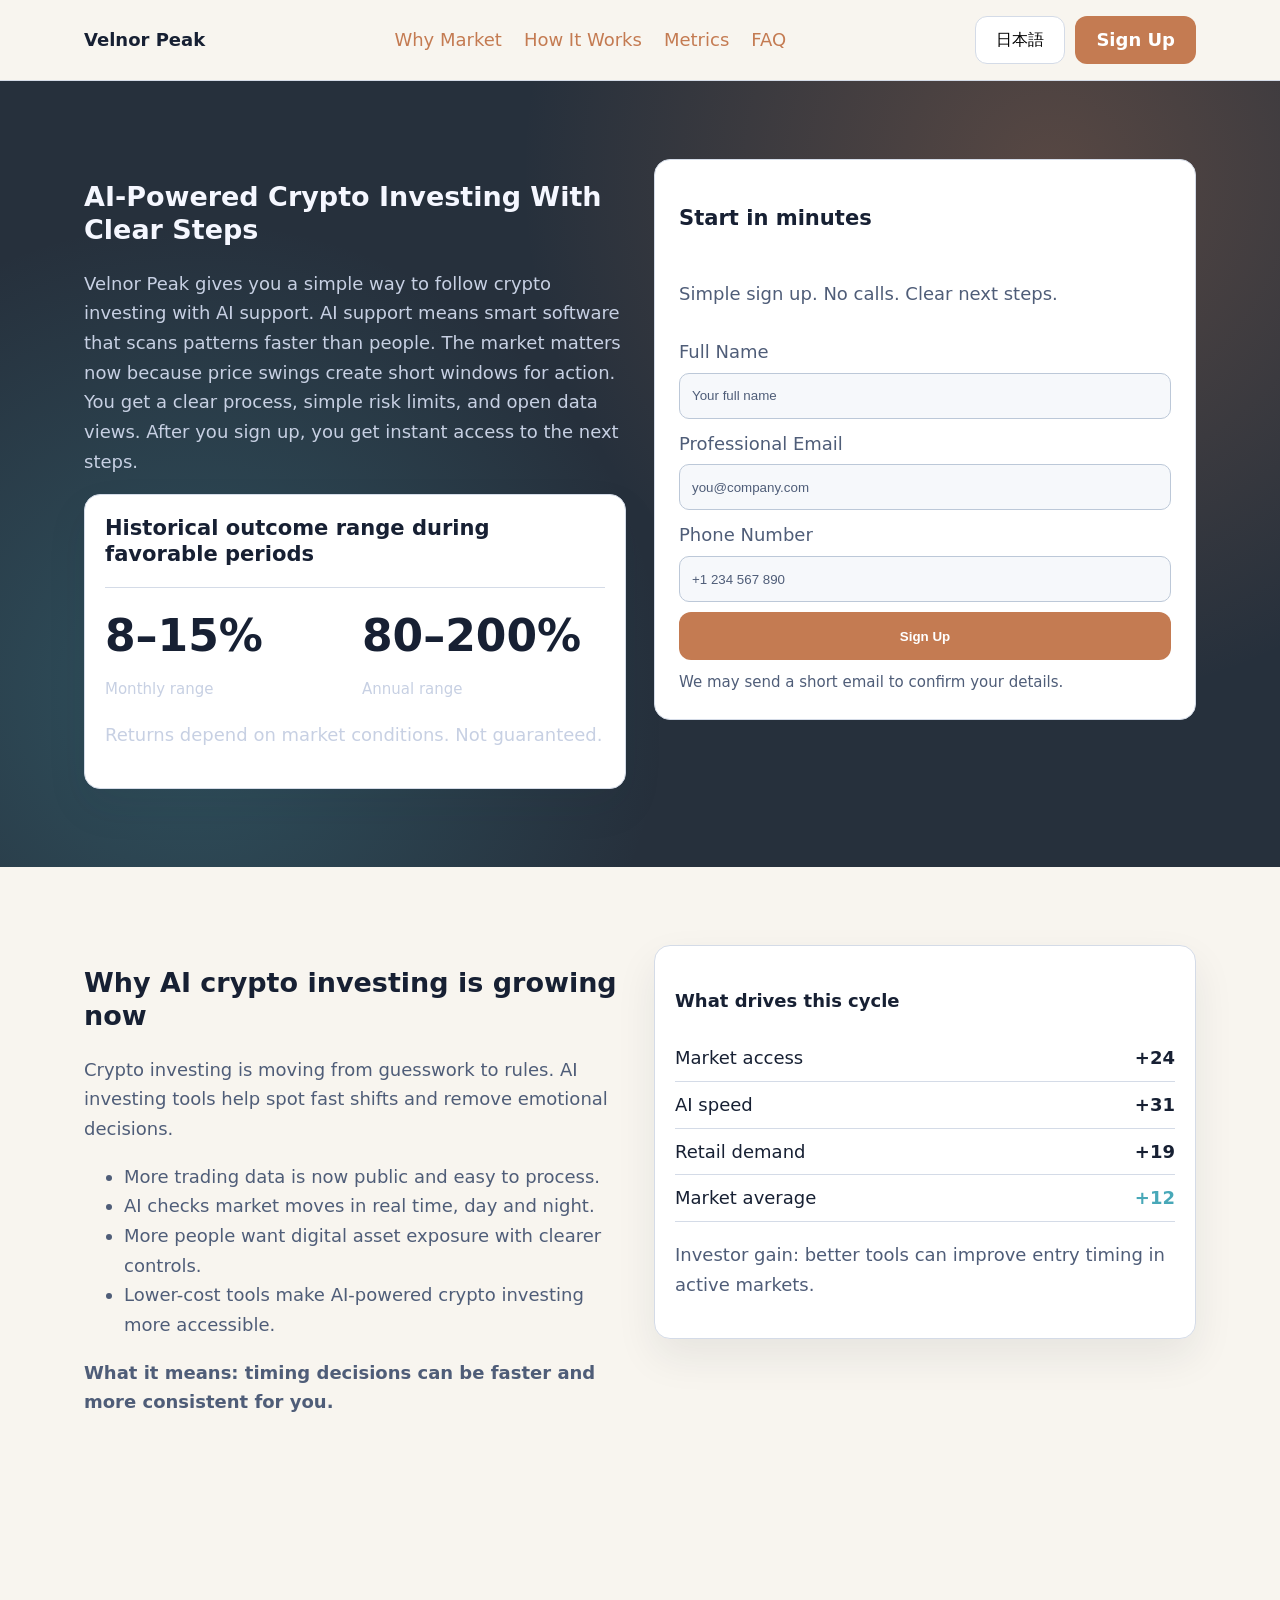
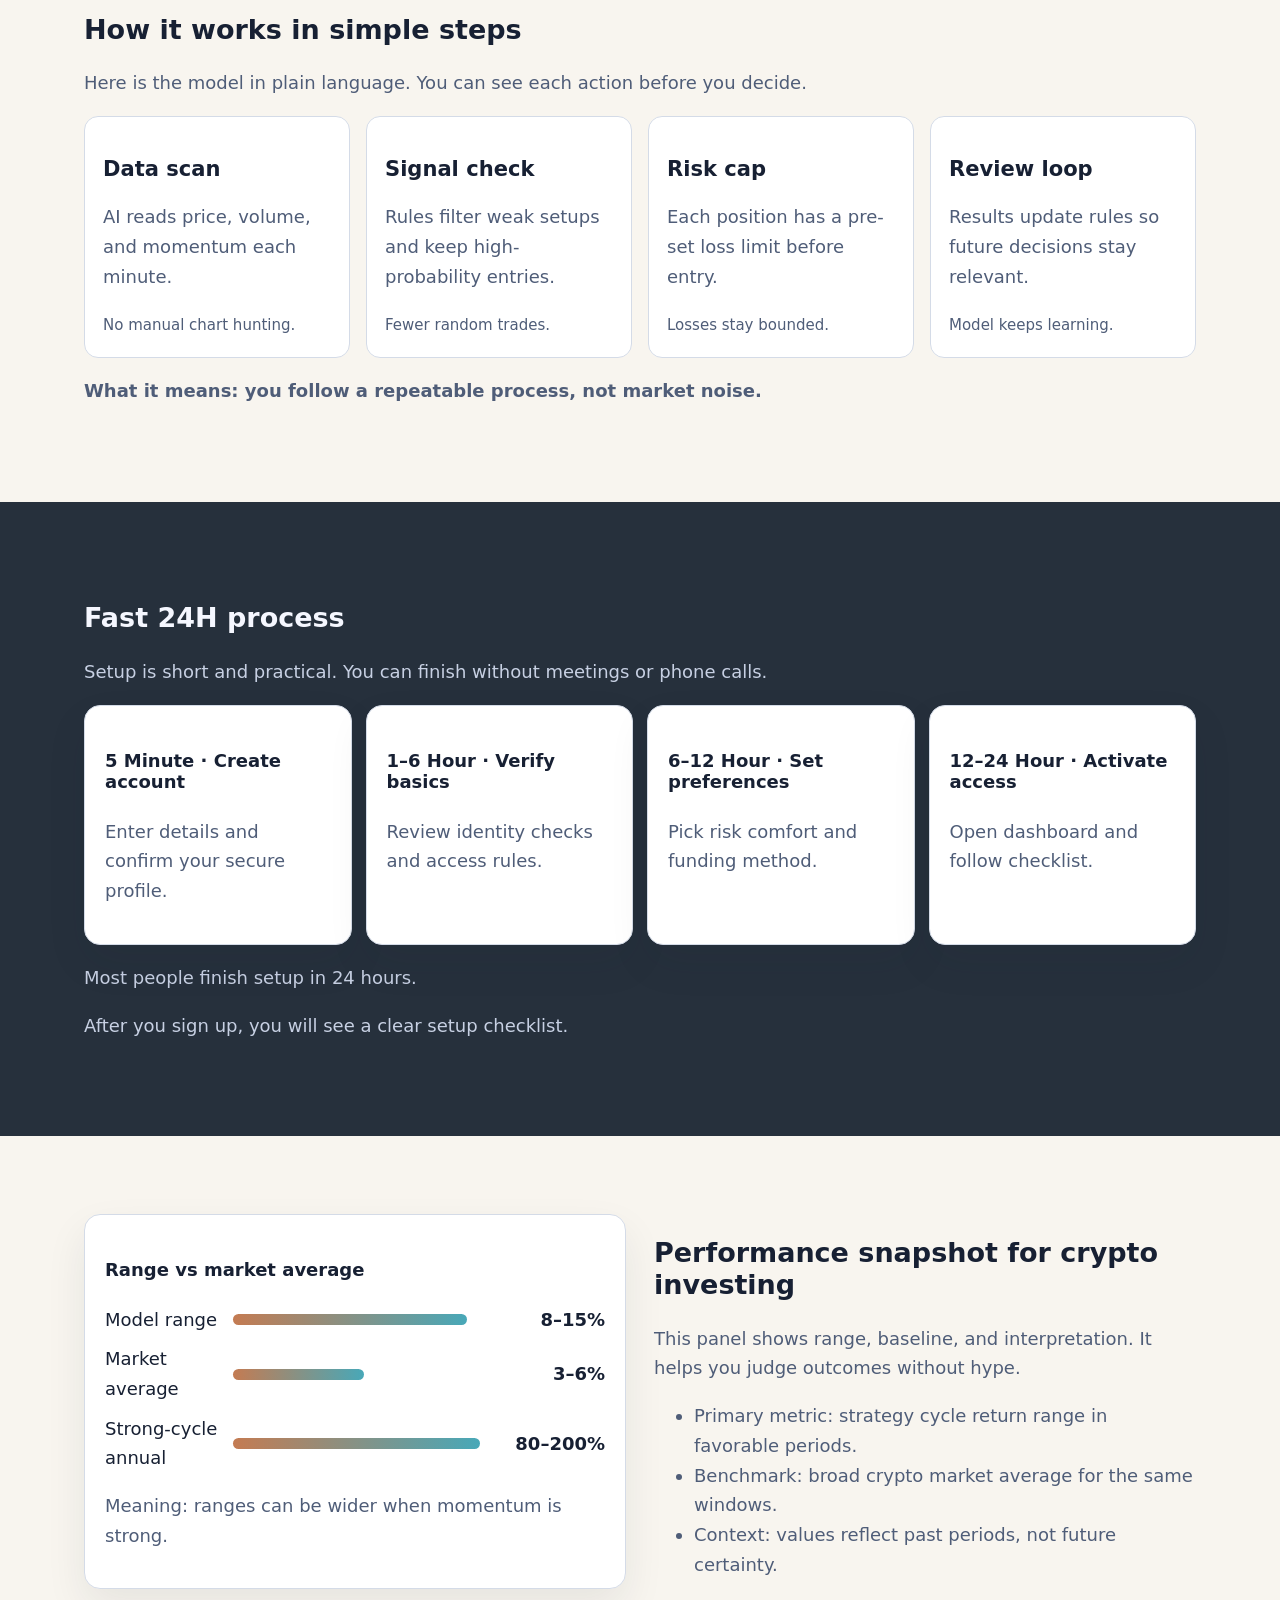
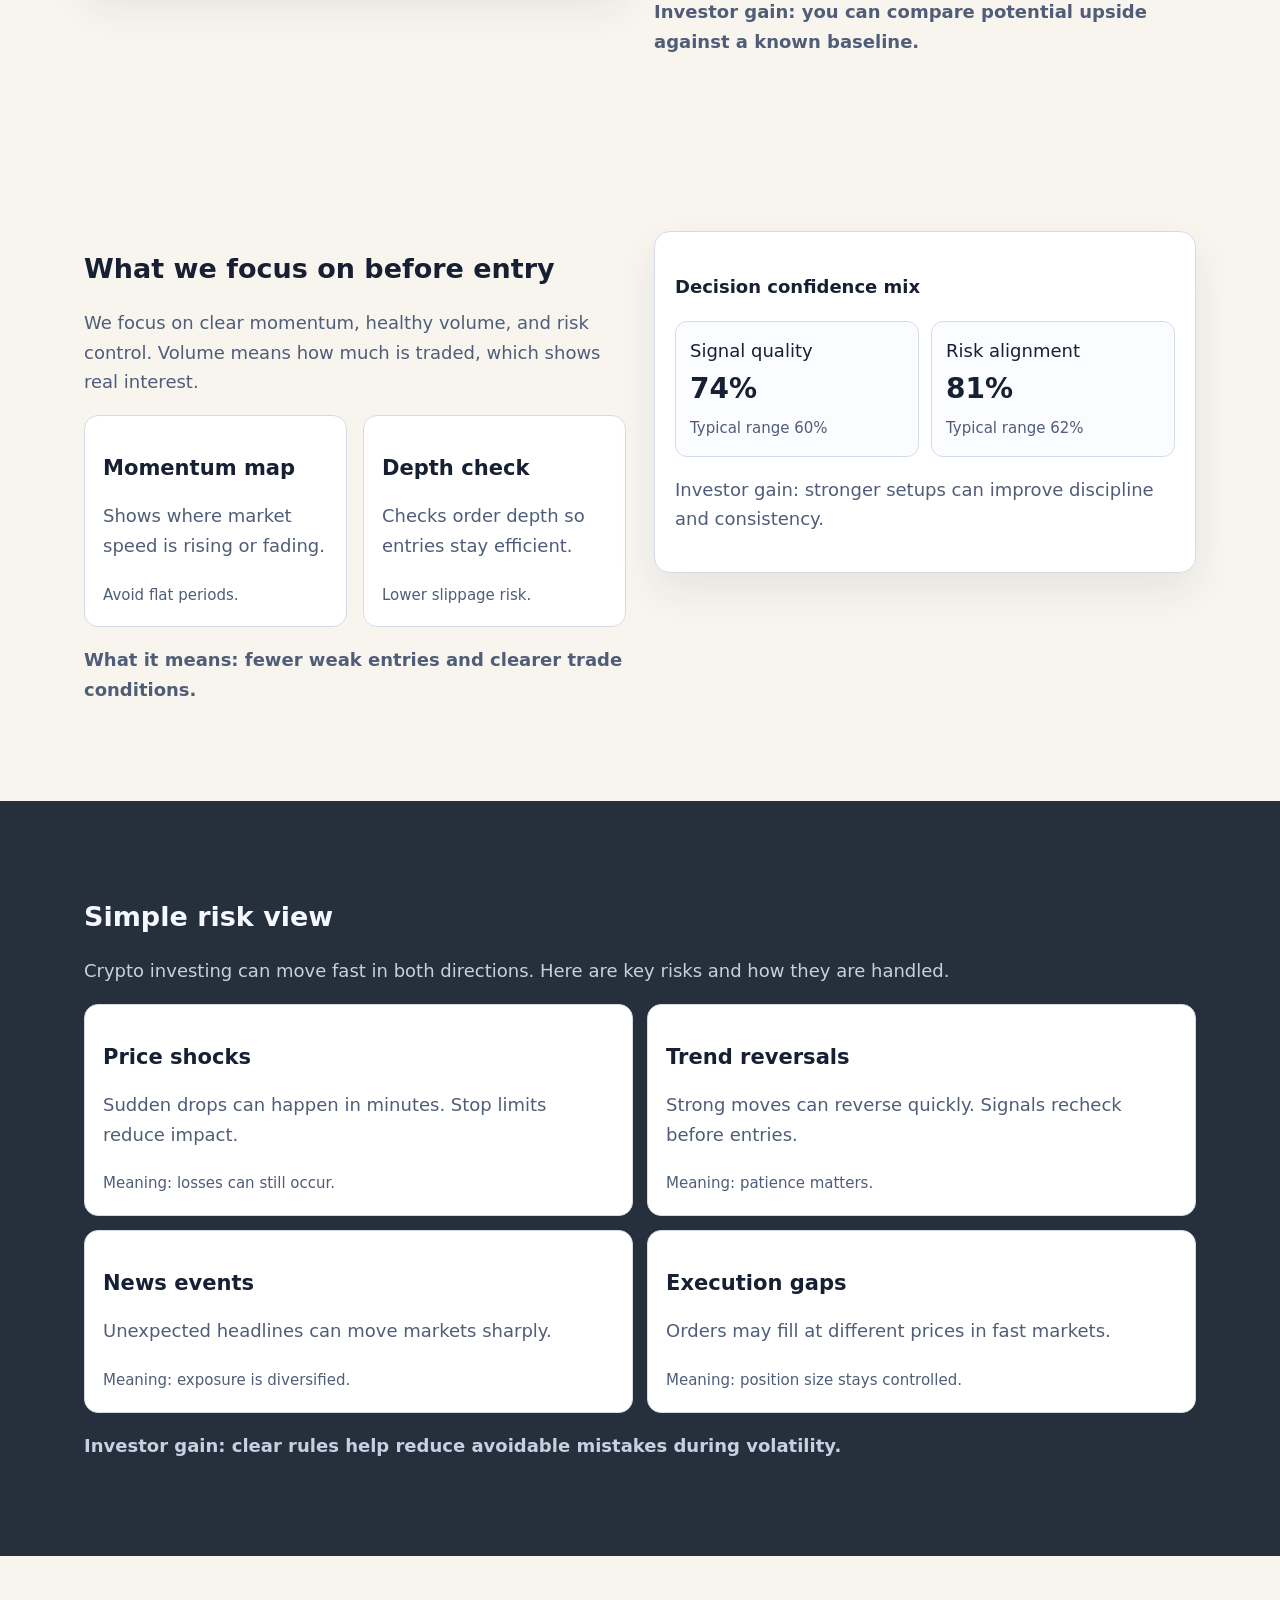
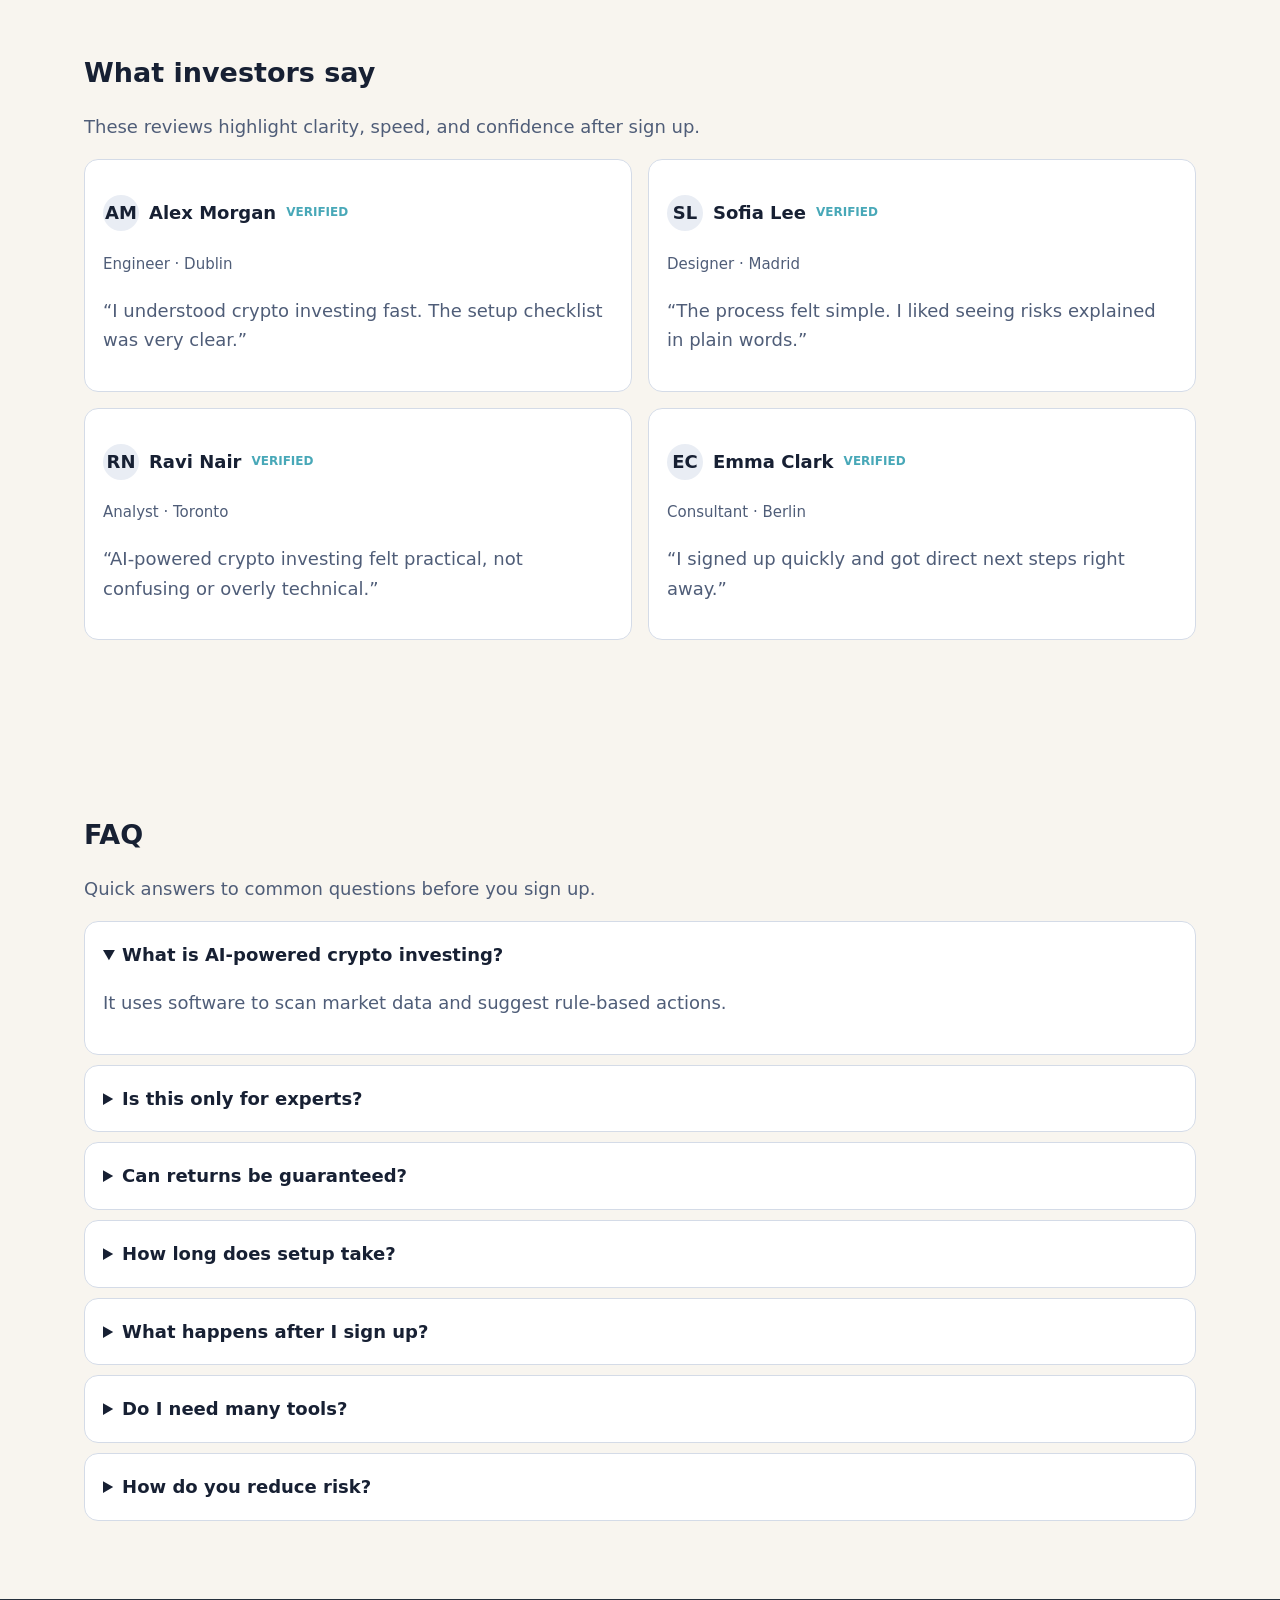
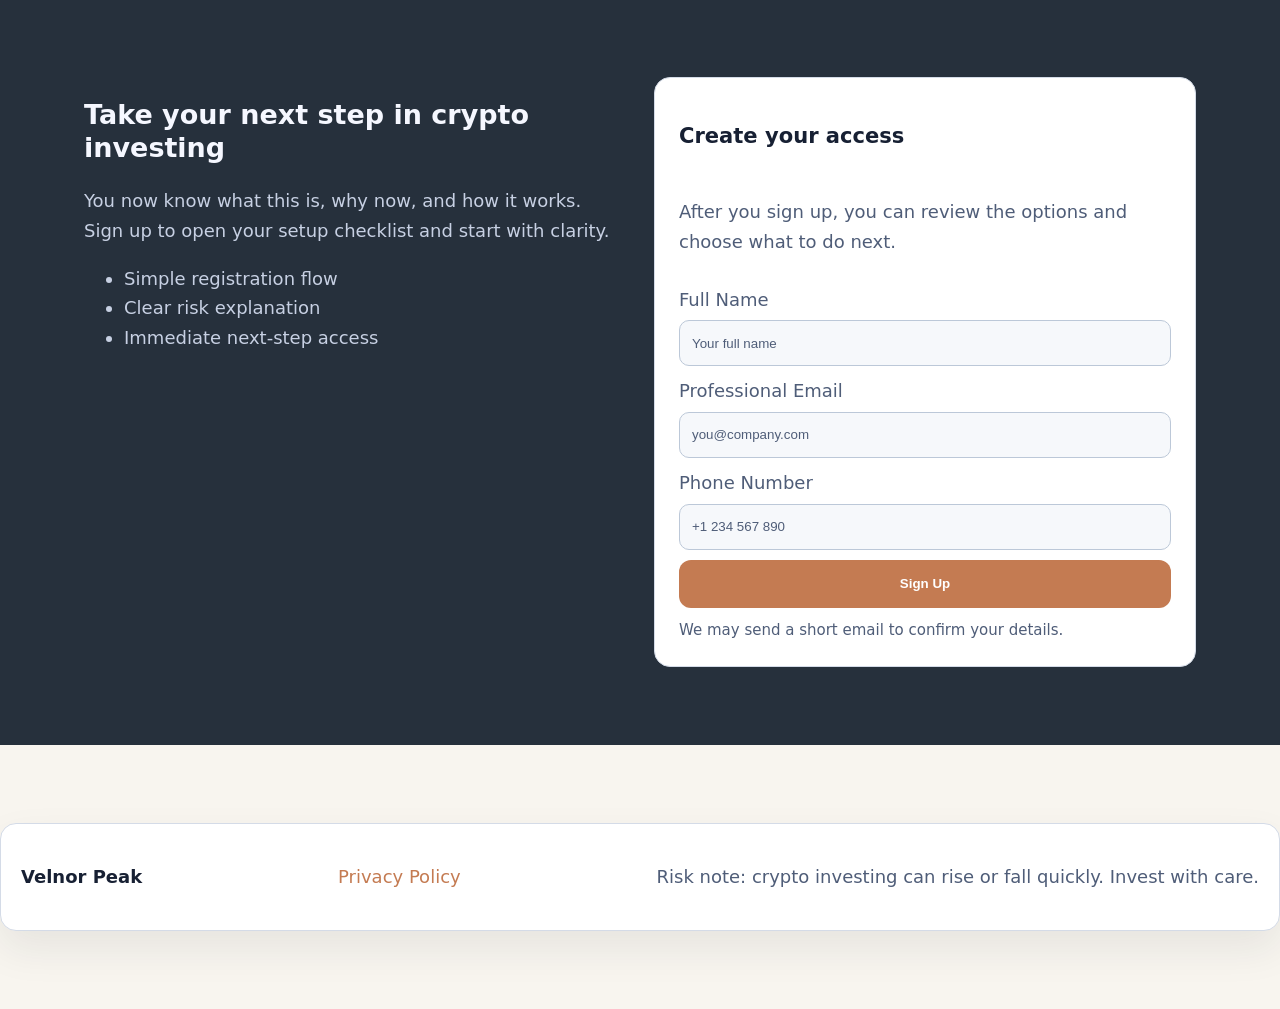
<file: jp/index.html>
<!doctype html>
<html lang="en">
<head>
  <meta charset="UTF-8">
  <meta name="viewport" content="width=device-width, initial-scale=1.0">
  <title>Velnor Peak | AI-Powered Crypto Investing for 日本語 Users</title>
  <meta name="description" content="Learn a clear path to AI-powered crypto investing with Velnor Peak. Simple steps, clear risks, and fast sign up for 日本語 visitors.">
  <link rel="canonical" href="https://velnorpeak.com/jp/index.html">
  <link rel="alternate" hreflang="en" href="https://velnorpeak.com/index.html">
  <link rel="alternate" hreflang="de" href="https://velnorpeak.com/de/index.html">
  <link rel="alternate" hreflang="fr" href="https://velnorpeak.com/fr/index.html">
  <link rel="alternate" hreflang="es" href="https://velnorpeak.com/es/index.html">
  <link rel="alternate" hreflang="it" href="https://velnorpeak.com/it/index.html">
  <link rel="alternate" hreflang="tr" href="https://velnorpeak.com/tr/index.html">
  <link rel="alternate" hreflang="pt" href="https://velnorpeak.com/pt/index.html">
  <link rel="alternate" hreflang="ja" href="https://velnorpeak.com/jp/index.html">
  <link rel="alternate" hreflang="sk" href="https://velnorpeak.com/sk/index.html">
  <link rel="alternate" hreflang="nl-BE" href="https://velnorpeak.com/be/index.html">
  <link rel="alternate" hreflang="x-default" href="https://velnorpeak.com/index.html">
  <meta property="og:title" content="Velnor Peak | AI-Powered Crypto Investing for 日本語 Users">
  <meta property="og:description" content="Learn a clear path to AI-powered crypto investing with Velnor Peak. Simple steps, clear risks, and fast sign up for 日本語 visitors.">
  <meta property="og:type" content="website">
  <meta property="og:url" content="https://velnorpeak.com/jp/index.html">
  <meta property="og:site_name" content="Velnor Peak">
  <meta name="twitter:card" content="summary_large_image">
  <meta name="twitter:title" content="Velnor Peak | AI-Powered Crypto Investing for 日本語 Users">
  <meta name="twitter:description" content="Learn a clear path to AI-powered crypto investing with Velnor Peak. Simple steps, clear risks, and fast sign up for 日本語 visitors.">
  <link rel="stylesheet" href="../assets/style.css">
  <script defer src="../assets/app.js"></script>
</head>
<body>
<header class="site-header section light">
  <div class="container header-inner">
    <a class="brand" href="../index.html">Velnor Peak</a>
    <nav class="nav desktop-nav" aria-label="Primary">
      <a href="#why-market">Why Market</a>
      <a href="#model">How It Works</a>
      <a href="#metrics">Metrics</a>
      <a href="#faq">FAQ</a>
    </nav>
    <div class="header-actions">
      <div class="lang-wrap">
        <button class="lang-pill" aria-expanded="false" aria-controls="lang-menu">日本語</button>
        <div id="lang-menu" class="lang-menu" role="menu">
          <a href="../index.html"><svg viewBox="0 0 24 16" aria-hidden="true"><rect width="24" height="16" fill="#1f4aa8"/><path d="M0 0l24 16M24 0L0 16" stroke="#fff" stroke-width="3"/><path d="M0 0l24 16M24 0L0 16" stroke="#e62424" stroke-width="1.5"/><path d="M12 0v16M0 8h24" stroke="#fff" stroke-width="5"/><path d="M12 0v16M0 8h24" stroke="#e62424" stroke-width="3"/></svg>English</a>
          <a href="../de/index.html"><svg viewBox="0 0 24 16" aria-hidden="true"><rect width="24" height="5.33" fill="#111"/><rect y="5.33" width="24" height="5.33" fill="#c82626"/><rect y="10.66" width="24" height="5.34" fill="#f2c230"/></svg>Deutsch</a>
          <a href="../fr/index.html"><svg viewBox="0 0 24 16" aria-hidden="true"><rect width="8" height="16" fill="#1c4fb8"/><rect x="8" width="8" height="16" fill="#fff"/><rect x="16" width="8" height="16" fill="#d22c2c"/></svg>Français</a>
          <a href="../es/index.html"><svg viewBox="0 0 24 16" aria-hidden="true"><rect width="24" height="4" fill="#b51f24"/><rect y="4" width="24" height="8" fill="#f4c52f"/><rect y="12" width="24" height="4" fill="#b51f24"/></svg>Español</a>
          <a href="../it/index.html"><svg viewBox="0 0 24 16" aria-hidden="true"><rect width="8" height="16" fill="#1f8f47"/><rect x="8" width="8" height="16" fill="#fff"/><rect x="16" width="8" height="16" fill="#ce2b37"/></svg>Italiano</a>
          <a href="../tr/index.html"><svg viewBox="0 0 24 16" aria-hidden="true"><rect width="24" height="16" fill="#d01b1b"/><circle cx="10" cy="8" r="4" fill="#fff"/><circle cx="11" cy="8" r="3" fill="#d01b1b"/><polygon points="15,8 17,7 17,9" fill="#fff"/></svg>Türkçe</a>
          <a href="../pt/index.html"><svg viewBox="0 0 24 16" aria-hidden="true"><rect width="10" height="16" fill="#1f8f47"/><rect x="10" width="14" height="16" fill="#cf2c2c"/></svg>Português</a>
          <a href="../jp/index.html"><svg viewBox="0 0 24 16" aria-hidden="true"><rect width="24" height="16" fill="#fff"/><circle cx="12" cy="8" r="4" fill="#c91818"/></svg>日本語</a>
          <a href="../sk/index.html"><svg viewBox="0 0 24 16" aria-hidden="true"><rect width="24" height="5.33" fill="#fff"/><rect y="5.33" width="24" height="5.33" fill="#1d4eb3"/><rect y="10.66" width="24" height="5.34" fill="#c82626"/></svg>Slovak</a>
          <a href="../be/index.html"><svg viewBox="0 0 24 16" aria-hidden="true"><rect width="8" height="16" fill="#111"/><rect x="8" width="8" height="16" fill="#f2c230"/><rect x="16" width="8" height="16" fill="#cc2f2f"/></svg>Nederlands (BE)</a>
        </div>
      </div>
      <a class="btn primary" href="#signup-final">Sign Up</a>
      <button class="burger" aria-expanded="false" aria-controls="mobile-drawer" aria-label="Open menu"><span></span><span></span><span></span></button>
    </div>
  </div>
</header>

<div class="drawer-backdrop" hidden></div>
<aside id="mobile-drawer" class="mobile-drawer" aria-hidden="true">
  <button class="drawer-close" aria-label="Close menu">✕</button>
  <nav class="nav mobile-nav" aria-label="Mobile">
    <a href="#why-market">Why Market</a><a href="#model">How It Works</a><a href="#metrics">Metrics</a><a href="#faq">FAQ</a>
  </nav>
  <div class="mobile-lang"> 
    <p class="muted">日本語</p>
    <a href="../index.html">English</a>
    <a href="../de/index.html">Deutsch</a>
    <a href="../fr/index.html">Français</a>
    <a href="../es/index.html">Español</a>
    <a href="../it/index.html">Italiano</a>
    <a href="../tr/index.html">Türkçe</a>
    <a href="../pt/index.html">Português</a>
    <a href="../jp/index.html">日本語</a>
    <a href="../sk/index.html">Slovak</a>
    <a href="../be/index.html">Nederlands (BE)</a>
  </div>
  <a class="btn primary" href="#signup-final">Sign Up</a>
</aside>

<main>
  <section class="section dark hero" id="hero">
    <div class="container hero-grid">
      <div>
        <h1>AI-Powered Crypto Investing With Clear Steps</h1>
        <p>Velnor Peak gives you a simple way to follow crypto investing with AI support. AI support means smart software that scans patterns faster than people. The market matters now because price swings create short windows for action. You get a clear process, simple risk limits, and open data views. After you sign up, you get instant access to the next steps.</p>
        <div class="hero-panel performance-panel">
          <h3>Historical outcome range during favorable periods</h3>
          <div class="perf-split">
            <div><strong>8–15%</strong><small>Monthly range</small></div>
            <div><strong>80–200%</strong><small>Annual range</small></div>
          </div>
          <p class="tiny">Returns depend on market conditions. Not guaranteed.</p>
        </div>
      </div>
      <form class="form-card" aria-label="Hero sign up form">
        <h3 class="form-title">Start in minutes</h3>
        <p class="form-sub">Simple sign up. No calls. Clear next steps.</p>
        <label>Full Name<input type="text" name="name" placeholder="Your full name" required></label>
        <label>Professional Email<input type="email" name="email" placeholder="you@company.com" required></label>
        <label>Phone Number<input type="tel" name="phone" placeholder="+1 234 567 890" required></label>
        <button class="btn primary" type="submit">Sign Up</button>
        <small>We may send a short email to confirm your details.</small>
      </form>
    </div>
  </section>

  <section class="section light" id="why-market">
    <div class="container split">
      <div>
        <h2>Why AI crypto investing is growing now</h2>
        <p>Crypto investing is moving from guesswork to rules. AI investing tools help spot fast shifts and remove emotional decisions.</p>
        <ul>
          <li>More trading data is now public and easy to process.</li>
          <li>AI checks market moves in real time, day and night.</li>
          <li>More people want digital asset exposure with clearer controls.</li>
          <li>Lower-cost tools make AI-powered crypto investing more accessible.</li>
        </ul>
        <p class="interpret">What it means: timing decisions can be faster and more consistent for you.</p>
      </div>
      <div class="visual-card waterfall">
        <h4>What drives this cycle</h4>
        <div class="wf-row"><span>Market access</span><b>+24</b></div>
        <div class="wf-row"><span>AI speed</span><b>+31</b></div>
        <div class="wf-row"><span>Retail demand</span><b>+19</b></div>
        <div class="wf-row base"><span>Market average</span><b>+12</b></div>
        <p>Investor gain: better tools can improve entry timing in active markets.</p>
      </div>
    </div>
  </section>

  <section class="section light" id="model">
    <div class="container">
      <h2>How it works in simple steps</h2>
      <p>Here is the model in plain language. You can see each action before you decide.</p>
      <div class="cards four">
        <article class="card"><h3>Data scan</h3><p>AI reads price, volume, and momentum each minute.</p><small class="muted">No manual chart hunting.</small></article>
        <article class="card"><h3>Signal check</h3><p>Rules filter weak setups and keep high-probability entries.</p><small class="muted">Fewer random trades.</small></article>
        <article class="card"><h3>Risk cap</h3><p>Each position has a pre-set loss limit before entry.</p><small class="muted">Losses stay bounded.</small></article>
        <article class="card"><h3>Review loop</h3><p>Results update rules so future decisions stay relevant.</p><small class="muted">Model keeps learning.</small></article>
      </div>
      <p class="interpret">What it means: you follow a repeatable process, not market noise.</p>
    </div>
  </section>

  <section class="section dark" id="process">
    <div class="container">
      <h2>Fast 24H process</h2>
      <p>Setup is short and practical. You can finish without meetings or phone calls.</p>
      <div class="process-grid">
        <article class="process-card"><h4>5 Minute · Create account</h4><p>Enter details and confirm your secure profile.</p></article>
        <article class="process-card"><h4>1–6 Hour · Verify basics</h4><p>Review identity checks and access rules.</p></article>
        <article class="process-card"><h4>6–12 Hour · Set preferences</h4><p>Pick risk comfort and funding method.</p></article>
        <article class="process-card"><h4>12–24 Hour · Activate access</h4><p>Open dashboard and follow checklist.</p></article>
      </div>
      <p>Most people finish setup in 24 hours.</p>
      <p>After you sign up, you will see a clear setup checklist.</p>
    </div>
  </section>

  <section class="section light" id="metrics">
    <div class="container split reverse">
      <div>
        <h2>Performance snapshot for crypto investing</h2>
        <p>This panel shows range, baseline, and interpretation. It helps you judge outcomes without hype.</p>
        <ul>
          <li>Primary metric: strategy cycle return range in favorable periods.</li>
          <li>Benchmark: broad crypto market average for the same windows.</li>
          <li>Context: values reflect past periods, not future certainty.</li>
        </ul>
        <p class="interpret">Investor gain: you can compare potential upside against a known baseline.</p>
      </div>
      <div class="visual-card comparison">
        <h4>Range vs market average</h4>
        <div class="bar"><span>Model range</span><i style="width:78%"></i><b>8–15%</b></div>
        <div class="bar"><span>Market average</span><i style="width:42%"></i><b>3–6%</b></div>
        <div class="bar"><span>Strong-cycle annual</span><i style="width:90%"></i><b>80–200%</b></div>
        <p>Meaning: ranges can be wider when momentum is strong.</p>
      </div>
    </div>
  </section>

  <section class="section light" id="insights">
    <div class="container split">
      <div>
        <h2>What we focus on before entry</h2>
        <p>We focus on clear momentum, healthy volume, and risk control. Volume means how much is traded, which shows real interest.</p>
        <div class="cards two">
          <article class="card"><h3>Momentum map</h3><p>Shows where market speed is rising or fading.</p><small class="muted">Avoid flat periods.</small></article>
          <article class="card"><h3>Depth check</h3><p>Checks order depth so entries stay efficient.</p><small class="muted">Lower slippage risk.</small></article>
        </div>
        <p class="interpret">What it means: fewer weak entries and clearer trade conditions.</p>
      </div>
      <div class="visual-card ring-wrap">
        <h4>Decision confidence mix</h4>
        <div class="ring-grid">
          <div class="ring"><span>Signal quality</span><b>74%</b><small>Typical range 60%</small></div>
          <div class="ring"><span>Risk alignment</span><b>81%</b><small>Typical range 62%</small></div>
        </div>
        <p>Investor gain: stronger setups can improve discipline and consistency.</p>
      </div>
    </div>
  </section>

  <section class="section dark" id="risk">
    <div class="container">
      <h2>Simple risk view</h2>
      <p>Crypto investing can move fast in both directions. Here are key risks and how they are handled.</p>
      <div class="risk-matrix">
        <article class="card"><h3>Price shocks</h3><p>Sudden drops can happen in minutes. Stop limits reduce impact.</p><small class="muted">Meaning: losses can still occur.</small></article>
        <article class="card"><h3>Trend reversals</h3><p>Strong moves can reverse quickly. Signals recheck before entries.</p><small class="muted">Meaning: patience matters.</small></article>
        <article class="card"><h3>News events</h3><p>Unexpected headlines can move markets sharply.</p><small class="muted">Meaning: exposure is diversified.</small></article>
        <article class="card"><h3>Execution gaps</h3><p>Orders may fill at different prices in fast markets.</p><small class="muted">Meaning: position size stays controlled.</small></article>
      </div>
      <p class="interpret">Investor gain: clear rules help reduce avoidable mistakes during volatility.</p>
    </div>
  </section>

  <section class="section light" id="reviews">
    <div class="container">
      <h2>What investors say</h2>
      <p>These reviews highlight clarity, speed, and confidence after sign up.</p>
      <div class="cards two">
        <article class="review-card"><div class="review-head"><span class="avatar">AM</span><h4>Alex Morgan</h4><span class="verified">VERIFIED</span></div><small>Engineer · Dublin</small><p>“I understood crypto investing fast. The setup checklist was very clear.”</p></article>
        <article class="review-card"><div class="review-head"><span class="avatar">SL</span><h4>Sofia Lee</h4><span class="verified">VERIFIED</span></div><small>Designer · Madrid</small><p>“The process felt simple. I liked seeing risks explained in plain words.”</p></article>
        <article class="review-card"><div class="review-head"><span class="avatar">RN</span><h4>Ravi Nair</h4><span class="verified">VERIFIED</span></div><small>Analyst · Toronto</small><p>“AI-powered crypto investing felt practical, not confusing or overly technical.”</p></article>
        <article class="review-card"><div class="review-head"><span class="avatar">EC</span><h4>Emma Clark</h4><span class="verified">VERIFIED</span></div><small>Consultant · Berlin</small><p>“I signed up quickly and got direct next steps right away.”</p></article>
      </div>
    </div>
  </section>

  <section class="section light" id="faq">
    <div class="container">
      <h2>FAQ</h2>
      <p>Quick answers to common questions before you sign up.</p>
      <div class="faq-list">
        <details class="faq-item" open><summary>What is AI-powered crypto investing?</summary><p>It uses software to scan market data and suggest rule-based actions.</p></details>
        <details class="faq-item"><summary>Is this only for experts?</summary><p>No. It is made for investors who want a clear, simple process.</p></details>
        <details class="faq-item"><summary>Can returns be guaranteed?</summary><p>No. Markets change quickly, so outcomes always depend on conditions.</p></details>
        <details class="faq-item"><summary>How long does setup take?</summary><p>Most people complete setup in 24 hours using the checklist.</p></details>
        <details class="faq-item"><summary>What happens after I sign up?</summary><p>After you sign up, you can review the options and choose what to do next.</p></details>
        <details class="faq-item"><summary>Do I need many tools?</summary><p>No. The dashboard groups key data in one clear view.</p></details>
        <details class="faq-item"><summary>How do you reduce risk?</summary><p>Risk caps, signal filters, and position sizing help limit avoidable losses.</p></details>
      </div>
    </div>
  </section>

  <section class="section dark" id="signup-final">
    <div class="container split">
      <div>
        <h2>Take your next step in crypto investing</h2>
        <p>You now know what this is, why now, and how it works. Sign up to open your setup checklist and start with clarity.</p>
        <ul>
          <li>Simple registration flow</li><li>Clear risk explanation</li><li>Immediate next-step access</li>
        </ul>
      </div>
      <form class="form-card" aria-label="Final sign up form">
        <h3 class="form-title">Create your access</h3>
        <p class="form-sub">After you sign up, you can review the options and choose what to do next.</p>
        <label>Full Name<input type="text" name="name2" placeholder="Your full name" required></label>
        <label>Professional Email<input type="email" name="email2" placeholder="you@company.com" required></label>
        <label>Phone Number<input type="tel" name="phone2" placeholder="+1 234 567 890" required></label>
        <button class="btn primary" type="submit">Sign Up</button>
        <small>We may send a short email to confirm your details.</small>
      </form>
    </div>
  </section>
</main>

<footer class="section light">
  <div class="container footer-panel">
    <strong>Velnor Peak</strong>
    <a href="#" data-open-privacy>Privacy Policy</a>
    <p>Risk note: crypto investing can rise or fall quickly. Invest with care.</p>
  </div>
</footer>

<div class="modal" id="privacy-modal" aria-hidden="true" role="dialog" aria-modal="true" aria-labelledby="privacy-title">
  <div class="modal-card">
    <button class="modal-x" aria-label="Close privacy policy">✕</button>
    <h3 id="privacy-title">Privacy Policy</h3>
    <p><strong>Introduction:</strong> We explain how we handle your data in simple terms.</p>
    <p><strong>Data collection:</strong> We collect name, email, phone, and usage events.</p>
    <p><strong>Legal basis:</strong> We process data to provide access and secure accounts.</p>
    <p><strong>Cookies:</strong> Cookies help save settings and improve site performance.</p>
    <p><strong>Retention:</strong> Data stays only as long as needed for service and law.</p>
    <p><strong>Third-party sharing:</strong> Trusted providers help with hosting, email, and security.</p>
    <p><strong>Security:</strong> We use access controls and monitoring to protect records.</p>
    <p><strong>User rights:</strong> You can request access, correction, or deletion of data.</p>
    <p><strong>International transfers:</strong> Data may move across regions with safeguards.</p>
    <p><strong>Industry risk disclosure:</strong> Digital asset markets are volatile and can change quickly.</p>
    <p><strong>Contact:</strong> Email privacy@velnorpeak.com for privacy requests.</p>
    <div class="modal-footer"><button class="btn secondary" data-close-privacy>Close</button></div>
  </div>
</div>

<script type="application/ld+json">
{"@context":"https://schema.org","@graph":[{"@type":"Organization","name":"Velnor Peak","url":"https://velnorpeak.com"},{"@type":"WebSite","name":"Velnor Peak","url":"https://velnorpeak.com"},{"@type":"FAQPage","mainEntity":[{"@type":"Question","name":"What is AI-powered crypto investing?","acceptedAnswer":{"@type":"Answer","text":"It uses software to scan market data and suggest rule-based actions."}}]},{"@type":"Review","author":{"@type":"Person","name":"Alex Morgan"},"reviewBody":"I understood crypto investing fast. The setup checklist was very clear.","itemReviewed":{"@type":"Service","name":"Velnor Peak"}}]}
</script>
</body>
</html>
</file>
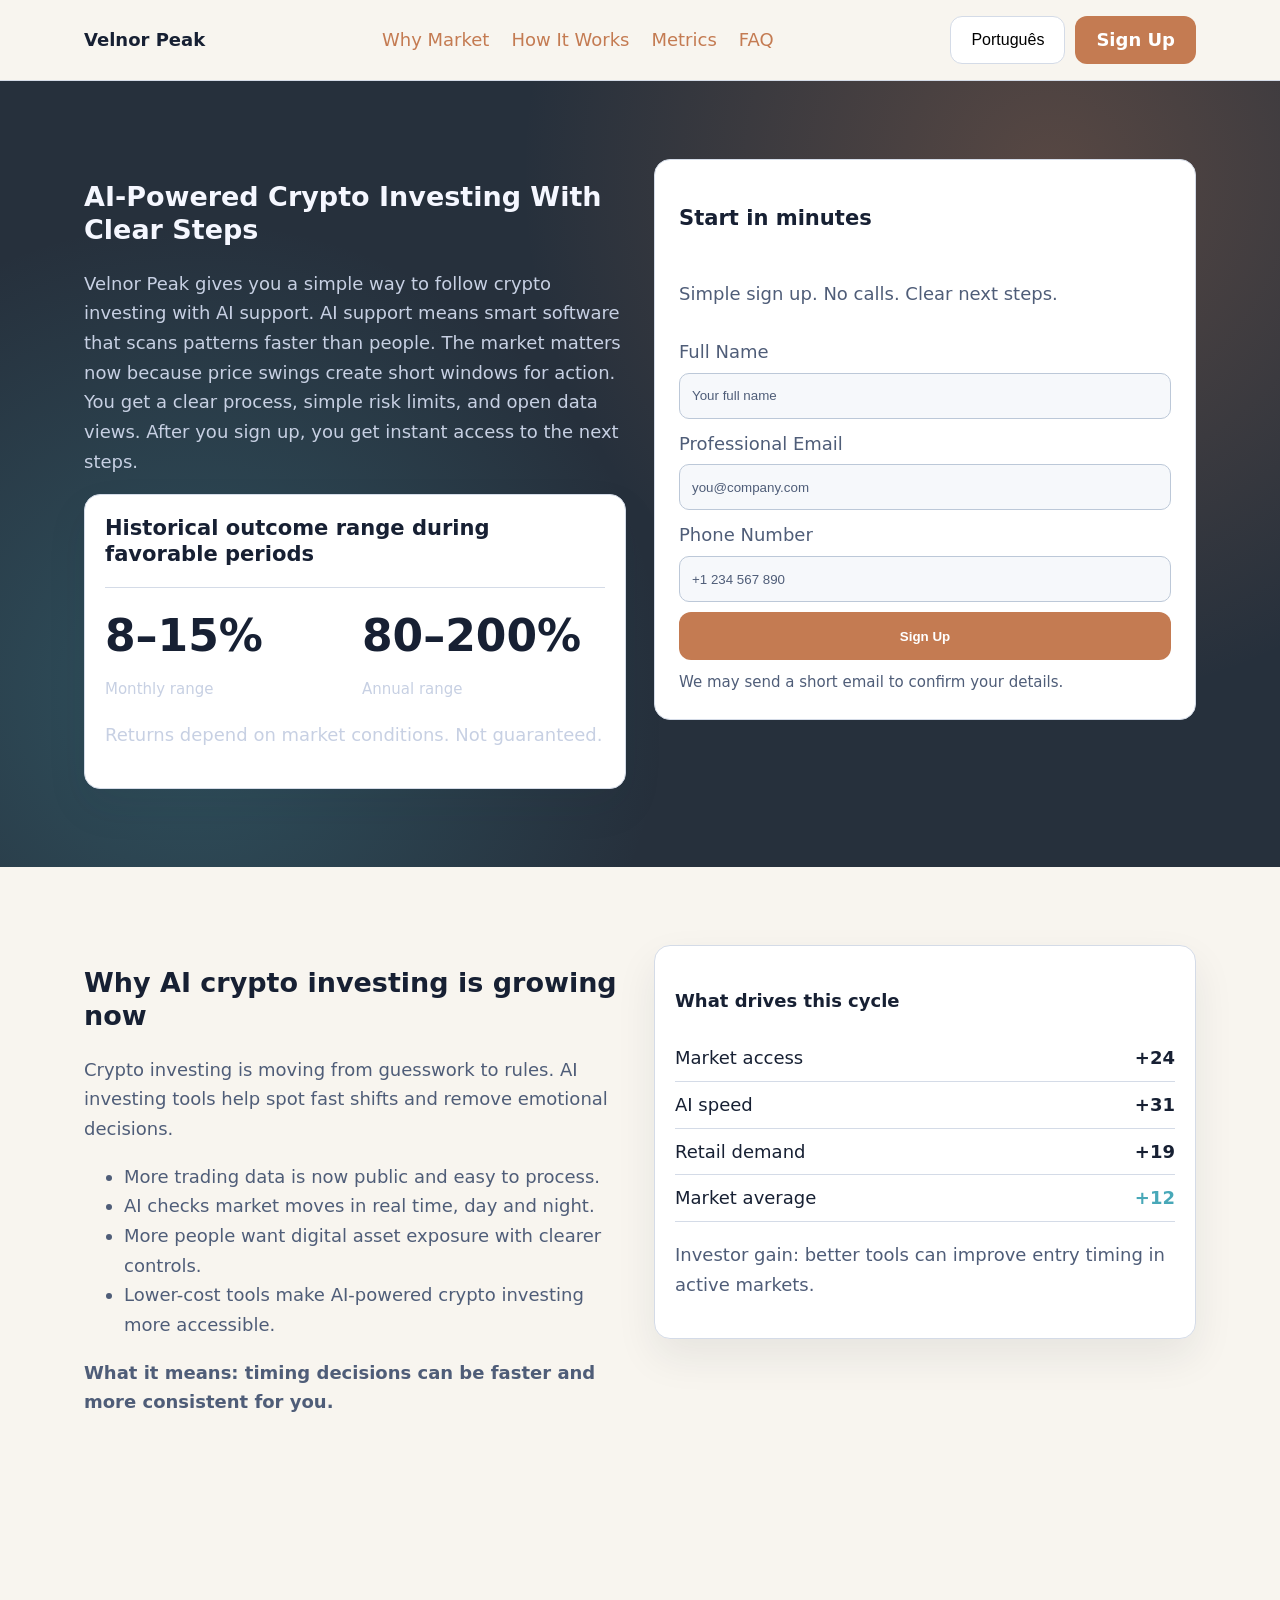
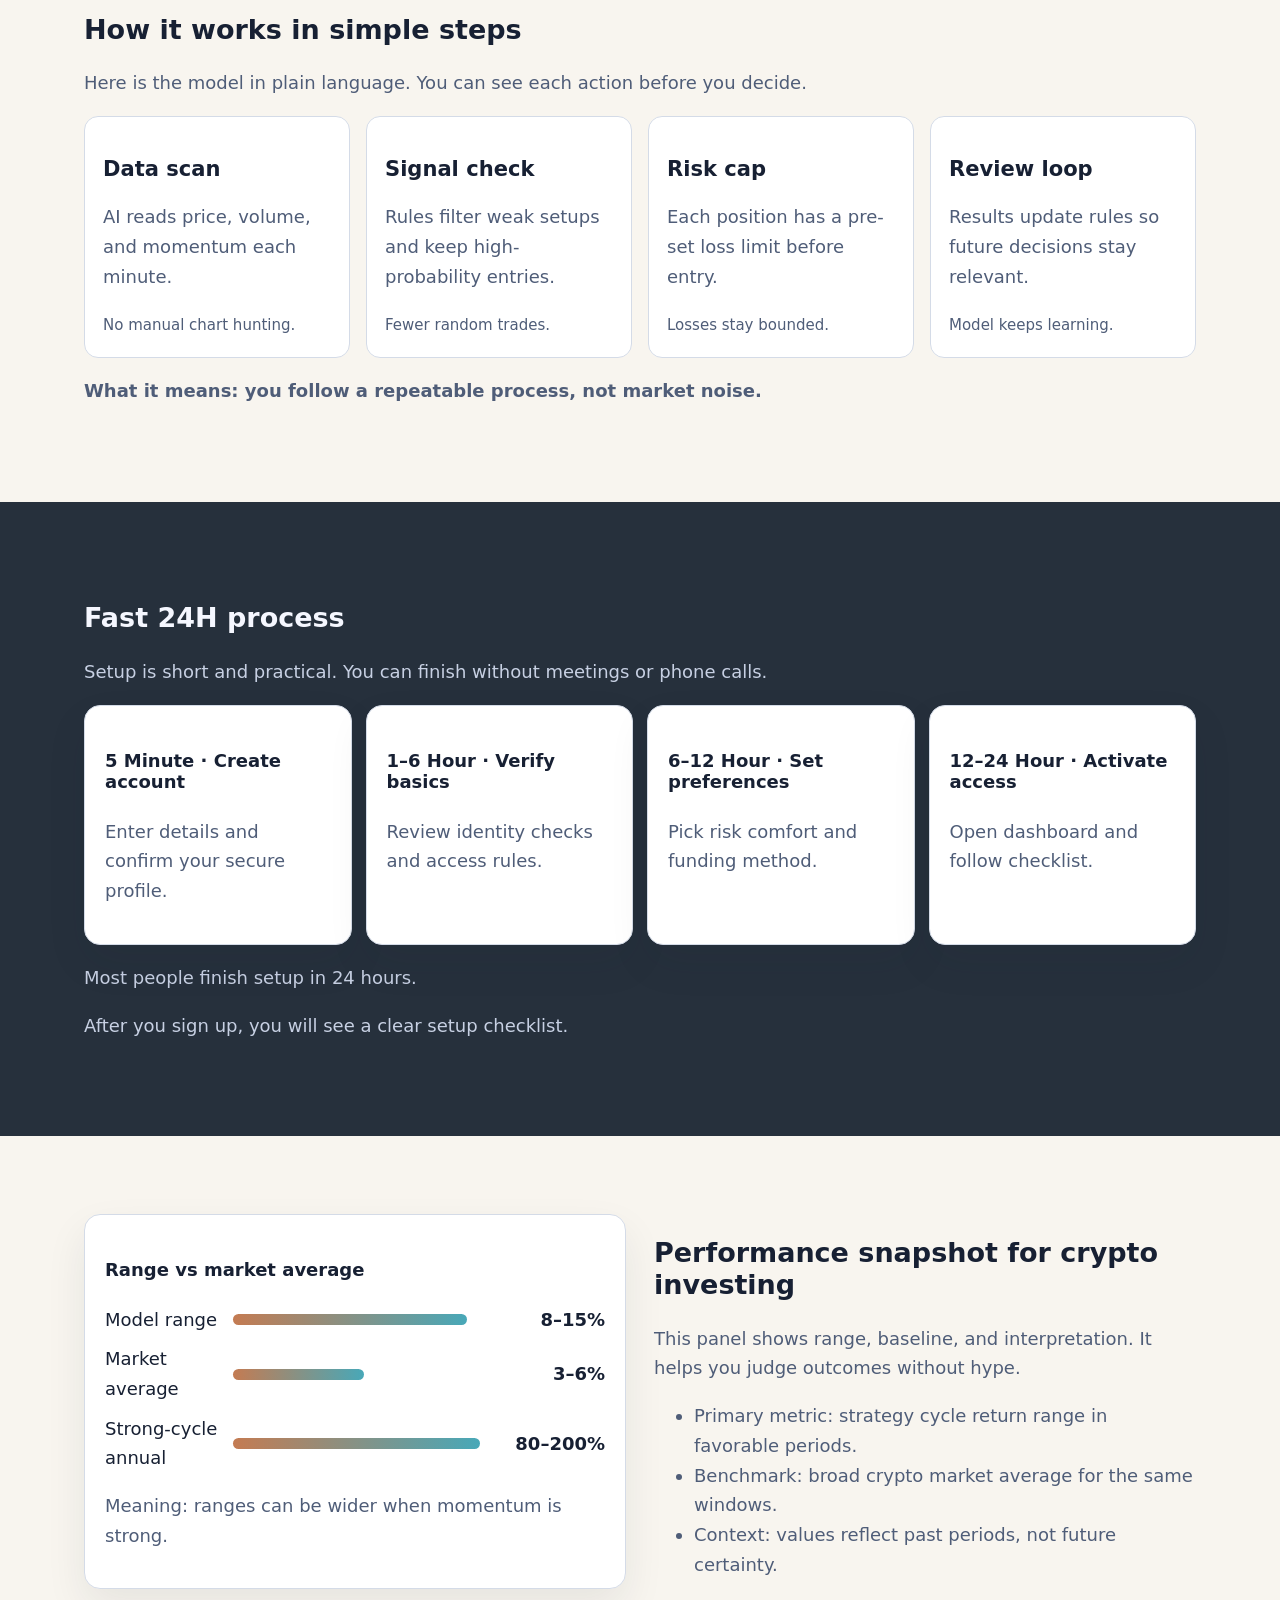
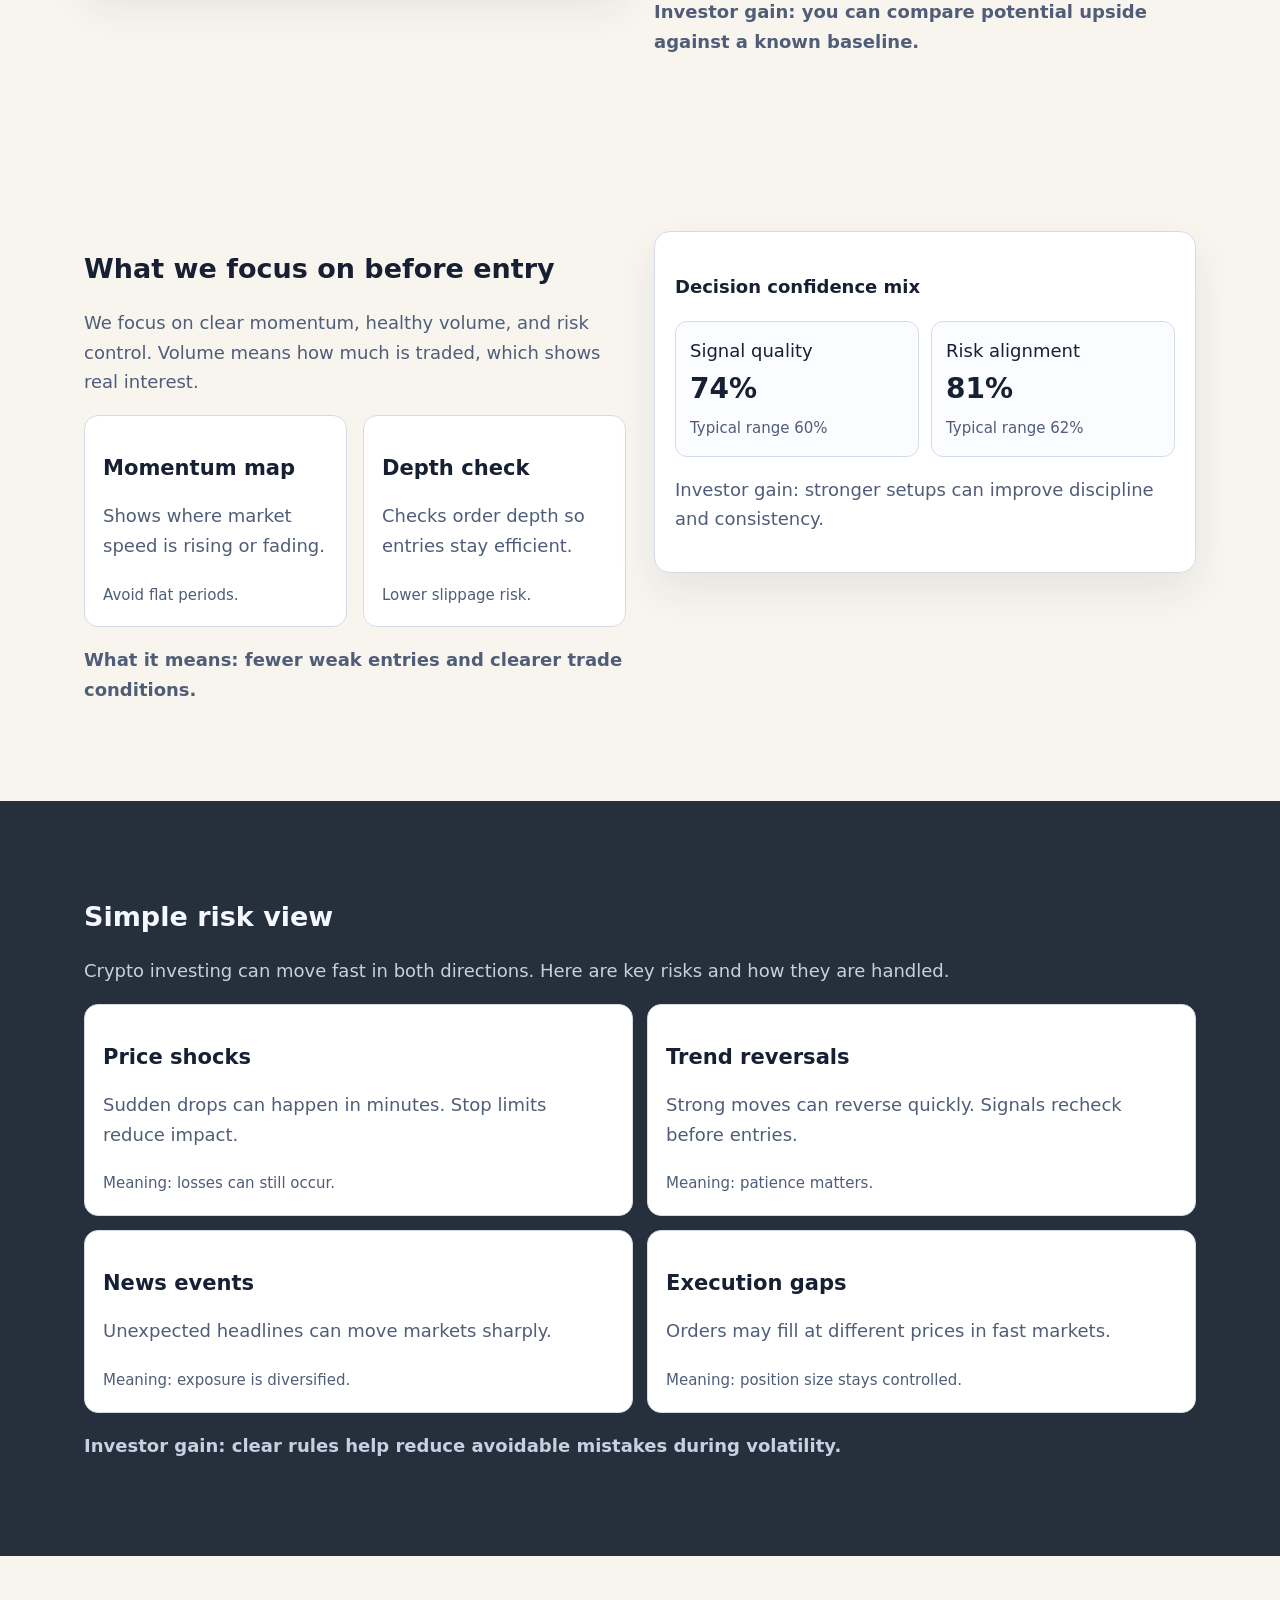
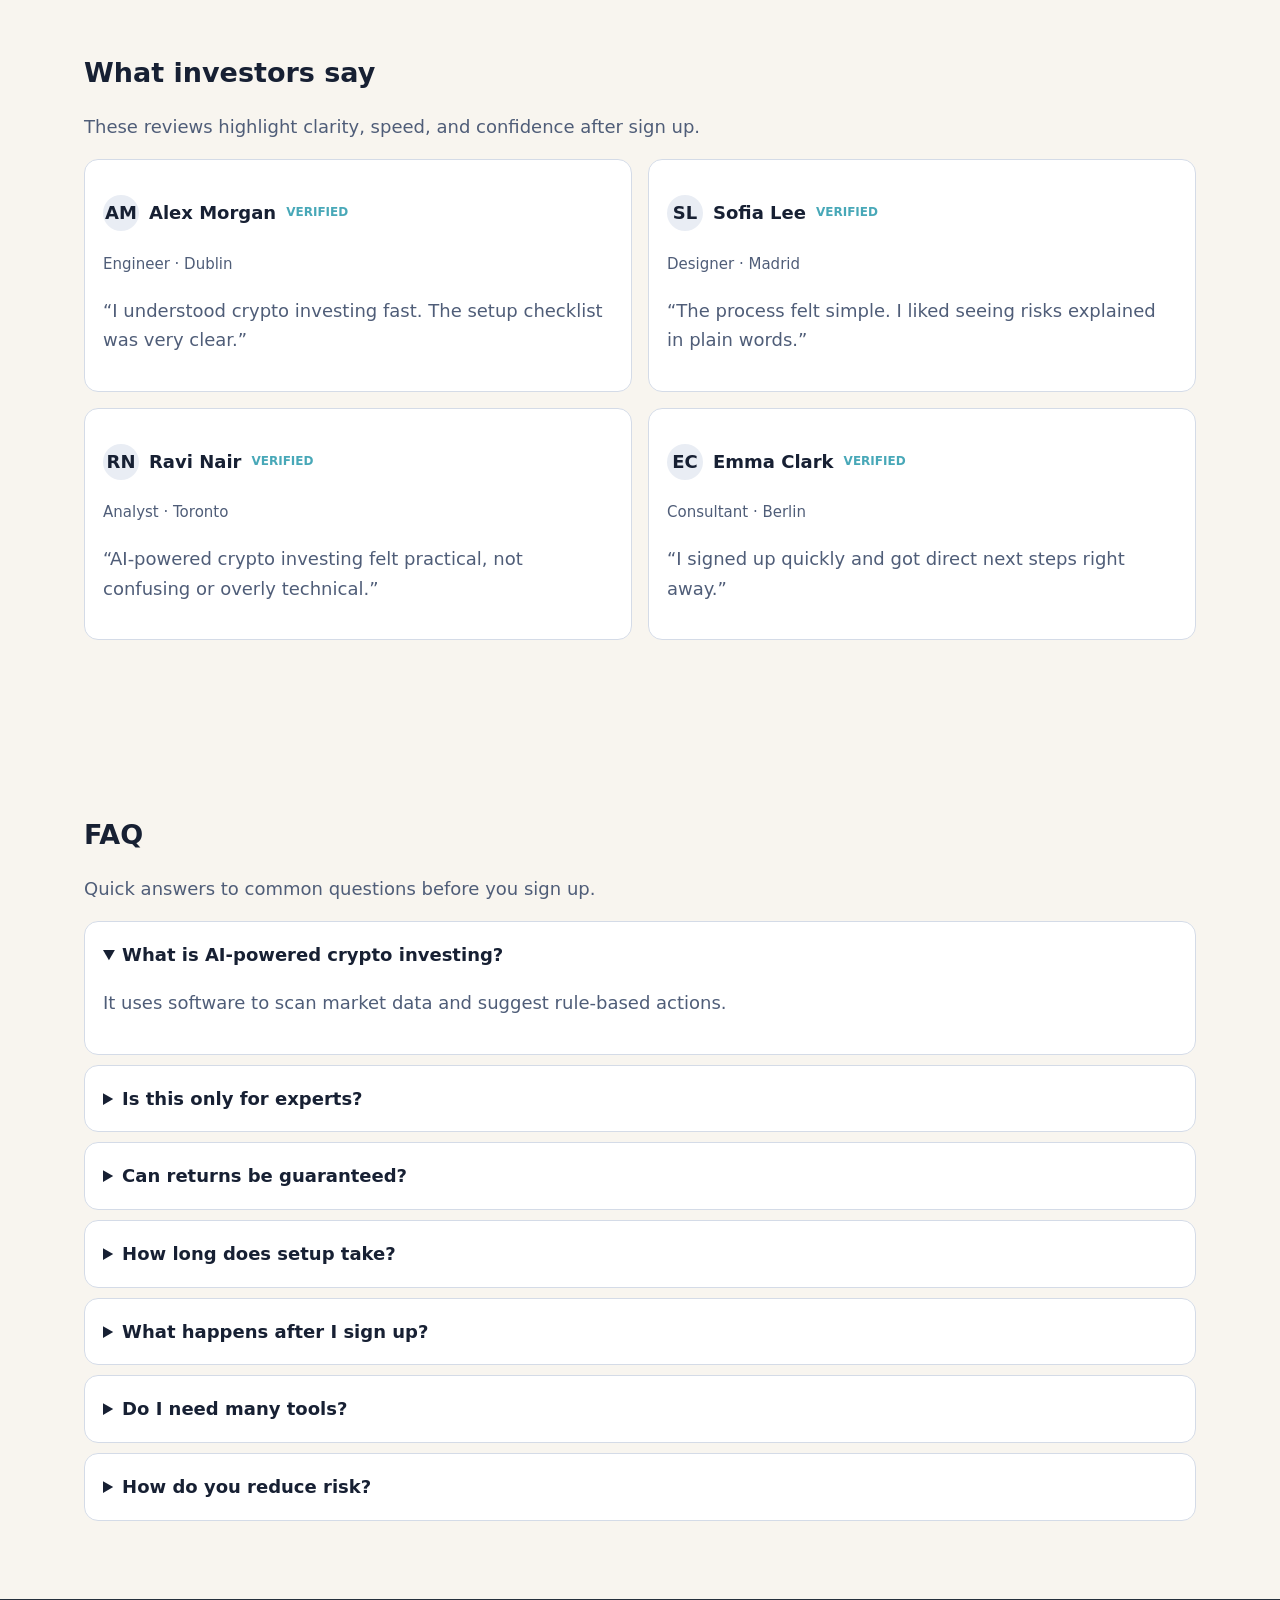
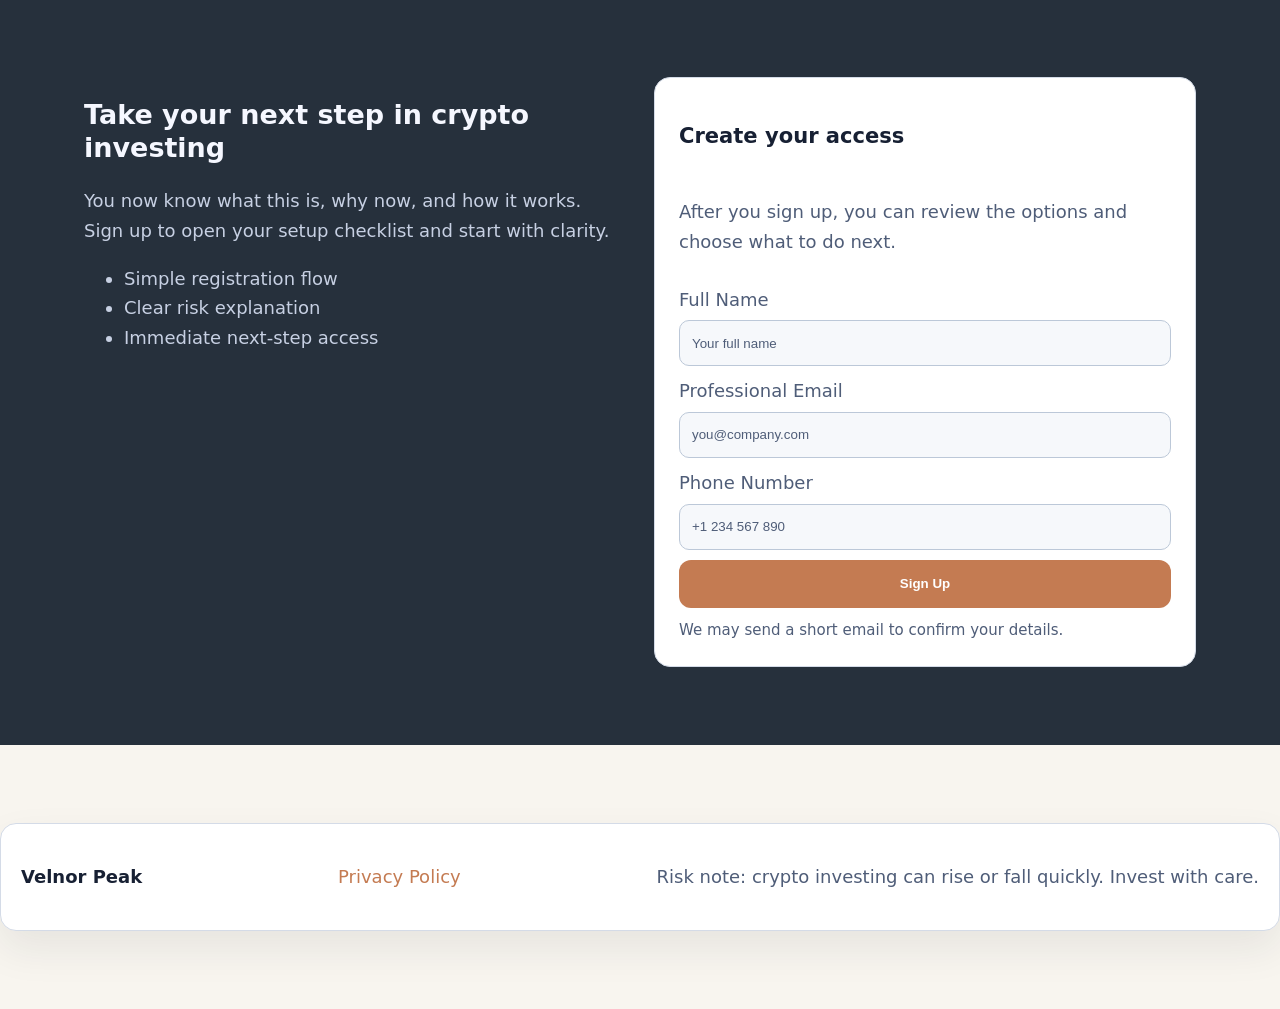
<file: pt/index.html>
<!doctype html>
<html lang="en">
<head>
  <meta charset="UTF-8">
  <meta name="viewport" content="width=device-width, initial-scale=1.0">
  <title>Velnor Peak | AI-Powered Crypto Investing for Português Users</title>
  <meta name="description" content="Learn a clear path to AI-powered crypto investing with Velnor Peak. Simple steps, clear risks, and fast sign up for Português visitors.">
  <link rel="canonical" href="https://velnorpeak.com/pt/index.html">
  <link rel="alternate" hreflang="en" href="https://velnorpeak.com/index.html">
  <link rel="alternate" hreflang="de" href="https://velnorpeak.com/de/index.html">
  <link rel="alternate" hreflang="fr" href="https://velnorpeak.com/fr/index.html">
  <link rel="alternate" hreflang="es" href="https://velnorpeak.com/es/index.html">
  <link rel="alternate" hreflang="it" href="https://velnorpeak.com/it/index.html">
  <link rel="alternate" hreflang="tr" href="https://velnorpeak.com/tr/index.html">
  <link rel="alternate" hreflang="pt" href="https://velnorpeak.com/pt/index.html">
  <link rel="alternate" hreflang="ja" href="https://velnorpeak.com/jp/index.html">
  <link rel="alternate" hreflang="sk" href="https://velnorpeak.com/sk/index.html">
  <link rel="alternate" hreflang="nl-BE" href="https://velnorpeak.com/be/index.html">
  <link rel="alternate" hreflang="x-default" href="https://velnorpeak.com/index.html">
  <meta property="og:title" content="Velnor Peak | AI-Powered Crypto Investing for Português Users">
  <meta property="og:description" content="Learn a clear path to AI-powered crypto investing with Velnor Peak. Simple steps, clear risks, and fast sign up for Português visitors.">
  <meta property="og:type" content="website">
  <meta property="og:url" content="https://velnorpeak.com/pt/index.html">
  <meta property="og:site_name" content="Velnor Peak">
  <meta name="twitter:card" content="summary_large_image">
  <meta name="twitter:title" content="Velnor Peak | AI-Powered Crypto Investing for Português Users">
  <meta name="twitter:description" content="Learn a clear path to AI-powered crypto investing with Velnor Peak. Simple steps, clear risks, and fast sign up for Português visitors.">
  <link rel="stylesheet" href="../assets/style.css">
  <script defer src="../assets/app.js"></script>
</head>
<body>
<header class="site-header section light">
  <div class="container header-inner">
    <a class="brand" href="../index.html">Velnor Peak</a>
    <nav class="nav desktop-nav" aria-label="Primary">
      <a href="#why-market">Why Market</a>
      <a href="#model">How It Works</a>
      <a href="#metrics">Metrics</a>
      <a href="#faq">FAQ</a>
    </nav>
    <div class="header-actions">
      <div class="lang-wrap">
        <button class="lang-pill" aria-expanded="false" aria-controls="lang-menu">Português</button>
        <div id="lang-menu" class="lang-menu" role="menu">
          <a href="../index.html"><svg viewBox="0 0 24 16" aria-hidden="true"><rect width="24" height="16" fill="#1f4aa8"/><path d="M0 0l24 16M24 0L0 16" stroke="#fff" stroke-width="3"/><path d="M0 0l24 16M24 0L0 16" stroke="#e62424" stroke-width="1.5"/><path d="M12 0v16M0 8h24" stroke="#fff" stroke-width="5"/><path d="M12 0v16M0 8h24" stroke="#e62424" stroke-width="3"/></svg>English</a>
          <a href="../de/index.html"><svg viewBox="0 0 24 16" aria-hidden="true"><rect width="24" height="5.33" fill="#111"/><rect y="5.33" width="24" height="5.33" fill="#c82626"/><rect y="10.66" width="24" height="5.34" fill="#f2c230"/></svg>Deutsch</a>
          <a href="../fr/index.html"><svg viewBox="0 0 24 16" aria-hidden="true"><rect width="8" height="16" fill="#1c4fb8"/><rect x="8" width="8" height="16" fill="#fff"/><rect x="16" width="8" height="16" fill="#d22c2c"/></svg>Français</a>
          <a href="../es/index.html"><svg viewBox="0 0 24 16" aria-hidden="true"><rect width="24" height="4" fill="#b51f24"/><rect y="4" width="24" height="8" fill="#f4c52f"/><rect y="12" width="24" height="4" fill="#b51f24"/></svg>Español</a>
          <a href="../it/index.html"><svg viewBox="0 0 24 16" aria-hidden="true"><rect width="8" height="16" fill="#1f8f47"/><rect x="8" width="8" height="16" fill="#fff"/><rect x="16" width="8" height="16" fill="#ce2b37"/></svg>Italiano</a>
          <a href="../tr/index.html"><svg viewBox="0 0 24 16" aria-hidden="true"><rect width="24" height="16" fill="#d01b1b"/><circle cx="10" cy="8" r="4" fill="#fff"/><circle cx="11" cy="8" r="3" fill="#d01b1b"/><polygon points="15,8 17,7 17,9" fill="#fff"/></svg>Türkçe</a>
          <a href="../pt/index.html"><svg viewBox="0 0 24 16" aria-hidden="true"><rect width="10" height="16" fill="#1f8f47"/><rect x="10" width="14" height="16" fill="#cf2c2c"/></svg>Português</a>
          <a href="../jp/index.html"><svg viewBox="0 0 24 16" aria-hidden="true"><rect width="24" height="16" fill="#fff"/><circle cx="12" cy="8" r="4" fill="#c91818"/></svg>日本語</a>
          <a href="../sk/index.html"><svg viewBox="0 0 24 16" aria-hidden="true"><rect width="24" height="5.33" fill="#fff"/><rect y="5.33" width="24" height="5.33" fill="#1d4eb3"/><rect y="10.66" width="24" height="5.34" fill="#c82626"/></svg>Slovak</a>
          <a href="../be/index.html"><svg viewBox="0 0 24 16" aria-hidden="true"><rect width="8" height="16" fill="#111"/><rect x="8" width="8" height="16" fill="#f2c230"/><rect x="16" width="8" height="16" fill="#cc2f2f"/></svg>Nederlands (BE)</a>
        </div>
      </div>
      <a class="btn primary" href="#signup-final">Sign Up</a>
      <button class="burger" aria-expanded="false" aria-controls="mobile-drawer" aria-label="Open menu"><span></span><span></span><span></span></button>
    </div>
  </div>
</header>

<div class="drawer-backdrop" hidden></div>
<aside id="mobile-drawer" class="mobile-drawer" aria-hidden="true">
  <button class="drawer-close" aria-label="Close menu">✕</button>
  <nav class="nav mobile-nav" aria-label="Mobile">
    <a href="#why-market">Why Market</a><a href="#model">How It Works</a><a href="#metrics">Metrics</a><a href="#faq">FAQ</a>
  </nav>
  <div class="mobile-lang"> 
    <p class="muted">Português</p>
    <a href="../index.html">English</a>
    <a href="../de/index.html">Deutsch</a>
    <a href="../fr/index.html">Français</a>
    <a href="../es/index.html">Español</a>
    <a href="../it/index.html">Italiano</a>
    <a href="../tr/index.html">Türkçe</a>
    <a href="../pt/index.html">Português</a>
    <a href="../jp/index.html">日本語</a>
    <a href="../sk/index.html">Slovak</a>
    <a href="../be/index.html">Nederlands (BE)</a>
  </div>
  <a class="btn primary" href="#signup-final">Sign Up</a>
</aside>

<main>
  <section class="section dark hero" id="hero">
    <div class="container hero-grid">
      <div>
        <h1>AI-Powered Crypto Investing With Clear Steps</h1>
        <p>Velnor Peak gives you a simple way to follow crypto investing with AI support. AI support means smart software that scans patterns faster than people. The market matters now because price swings create short windows for action. You get a clear process, simple risk limits, and open data views. After you sign up, you get instant access to the next steps.</p>
        <div class="hero-panel performance-panel">
          <h3>Historical outcome range during favorable periods</h3>
          <div class="perf-split">
            <div><strong>8–15%</strong><small>Monthly range</small></div>
            <div><strong>80–200%</strong><small>Annual range</small></div>
          </div>
          <p class="tiny">Returns depend on market conditions. Not guaranteed.</p>
        </div>
      </div>
      <form class="form-card" aria-label="Hero sign up form">
        <h3 class="form-title">Start in minutes</h3>
        <p class="form-sub">Simple sign up. No calls. Clear next steps.</p>
        <label>Full Name<input type="text" name="name" placeholder="Your full name" required></label>
        <label>Professional Email<input type="email" name="email" placeholder="you@company.com" required></label>
        <label>Phone Number<input type="tel" name="phone" placeholder="+1 234 567 890" required></label>
        <button class="btn primary" type="submit">Sign Up</button>
        <small>We may send a short email to confirm your details.</small>
      </form>
    </div>
  </section>

  <section class="section light" id="why-market">
    <div class="container split">
      <div>
        <h2>Why AI crypto investing is growing now</h2>
        <p>Crypto investing is moving from guesswork to rules. AI investing tools help spot fast shifts and remove emotional decisions.</p>
        <ul>
          <li>More trading data is now public and easy to process.</li>
          <li>AI checks market moves in real time, day and night.</li>
          <li>More people want digital asset exposure with clearer controls.</li>
          <li>Lower-cost tools make AI-powered crypto investing more accessible.</li>
        </ul>
        <p class="interpret">What it means: timing decisions can be faster and more consistent for you.</p>
      </div>
      <div class="visual-card waterfall">
        <h4>What drives this cycle</h4>
        <div class="wf-row"><span>Market access</span><b>+24</b></div>
        <div class="wf-row"><span>AI speed</span><b>+31</b></div>
        <div class="wf-row"><span>Retail demand</span><b>+19</b></div>
        <div class="wf-row base"><span>Market average</span><b>+12</b></div>
        <p>Investor gain: better tools can improve entry timing in active markets.</p>
      </div>
    </div>
  </section>

  <section class="section light" id="model">
    <div class="container">
      <h2>How it works in simple steps</h2>
      <p>Here is the model in plain language. You can see each action before you decide.</p>
      <div class="cards four">
        <article class="card"><h3>Data scan</h3><p>AI reads price, volume, and momentum each minute.</p><small class="muted">No manual chart hunting.</small></article>
        <article class="card"><h3>Signal check</h3><p>Rules filter weak setups and keep high-probability entries.</p><small class="muted">Fewer random trades.</small></article>
        <article class="card"><h3>Risk cap</h3><p>Each position has a pre-set loss limit before entry.</p><small class="muted">Losses stay bounded.</small></article>
        <article class="card"><h3>Review loop</h3><p>Results update rules so future decisions stay relevant.</p><small class="muted">Model keeps learning.</small></article>
      </div>
      <p class="interpret">What it means: you follow a repeatable process, not market noise.</p>
    </div>
  </section>

  <section class="section dark" id="process">
    <div class="container">
      <h2>Fast 24H process</h2>
      <p>Setup is short and practical. You can finish without meetings or phone calls.</p>
      <div class="process-grid">
        <article class="process-card"><h4>5 Minute · Create account</h4><p>Enter details and confirm your secure profile.</p></article>
        <article class="process-card"><h4>1–6 Hour · Verify basics</h4><p>Review identity checks and access rules.</p></article>
        <article class="process-card"><h4>6–12 Hour · Set preferences</h4><p>Pick risk comfort and funding method.</p></article>
        <article class="process-card"><h4>12–24 Hour · Activate access</h4><p>Open dashboard and follow checklist.</p></article>
      </div>
      <p>Most people finish setup in 24 hours.</p>
      <p>After you sign up, you will see a clear setup checklist.</p>
    </div>
  </section>

  <section class="section light" id="metrics">
    <div class="container split reverse">
      <div>
        <h2>Performance snapshot for crypto investing</h2>
        <p>This panel shows range, baseline, and interpretation. It helps you judge outcomes without hype.</p>
        <ul>
          <li>Primary metric: strategy cycle return range in favorable periods.</li>
          <li>Benchmark: broad crypto market average for the same windows.</li>
          <li>Context: values reflect past periods, not future certainty.</li>
        </ul>
        <p class="interpret">Investor gain: you can compare potential upside against a known baseline.</p>
      </div>
      <div class="visual-card comparison">
        <h4>Range vs market average</h4>
        <div class="bar"><span>Model range</span><i style="width:78%"></i><b>8–15%</b></div>
        <div class="bar"><span>Market average</span><i style="width:42%"></i><b>3–6%</b></div>
        <div class="bar"><span>Strong-cycle annual</span><i style="width:90%"></i><b>80–200%</b></div>
        <p>Meaning: ranges can be wider when momentum is strong.</p>
      </div>
    </div>
  </section>

  <section class="section light" id="insights">
    <div class="container split">
      <div>
        <h2>What we focus on before entry</h2>
        <p>We focus on clear momentum, healthy volume, and risk control. Volume means how much is traded, which shows real interest.</p>
        <div class="cards two">
          <article class="card"><h3>Momentum map</h3><p>Shows where market speed is rising or fading.</p><small class="muted">Avoid flat periods.</small></article>
          <article class="card"><h3>Depth check</h3><p>Checks order depth so entries stay efficient.</p><small class="muted">Lower slippage risk.</small></article>
        </div>
        <p class="interpret">What it means: fewer weak entries and clearer trade conditions.</p>
      </div>
      <div class="visual-card ring-wrap">
        <h4>Decision confidence mix</h4>
        <div class="ring-grid">
          <div class="ring"><span>Signal quality</span><b>74%</b><small>Typical range 60%</small></div>
          <div class="ring"><span>Risk alignment</span><b>81%</b><small>Typical range 62%</small></div>
        </div>
        <p>Investor gain: stronger setups can improve discipline and consistency.</p>
      </div>
    </div>
  </section>

  <section class="section dark" id="risk">
    <div class="container">
      <h2>Simple risk view</h2>
      <p>Crypto investing can move fast in both directions. Here are key risks and how they are handled.</p>
      <div class="risk-matrix">
        <article class="card"><h3>Price shocks</h3><p>Sudden drops can happen in minutes. Stop limits reduce impact.</p><small class="muted">Meaning: losses can still occur.</small></article>
        <article class="card"><h3>Trend reversals</h3><p>Strong moves can reverse quickly. Signals recheck before entries.</p><small class="muted">Meaning: patience matters.</small></article>
        <article class="card"><h3>News events</h3><p>Unexpected headlines can move markets sharply.</p><small class="muted">Meaning: exposure is diversified.</small></article>
        <article class="card"><h3>Execution gaps</h3><p>Orders may fill at different prices in fast markets.</p><small class="muted">Meaning: position size stays controlled.</small></article>
      </div>
      <p class="interpret">Investor gain: clear rules help reduce avoidable mistakes during volatility.</p>
    </div>
  </section>

  <section class="section light" id="reviews">
    <div class="container">
      <h2>What investors say</h2>
      <p>These reviews highlight clarity, speed, and confidence after sign up.</p>
      <div class="cards two">
        <article class="review-card"><div class="review-head"><span class="avatar">AM</span><h4>Alex Morgan</h4><span class="verified">VERIFIED</span></div><small>Engineer · Dublin</small><p>“I understood crypto investing fast. The setup checklist was very clear.”</p></article>
        <article class="review-card"><div class="review-head"><span class="avatar">SL</span><h4>Sofia Lee</h4><span class="verified">VERIFIED</span></div><small>Designer · Madrid</small><p>“The process felt simple. I liked seeing risks explained in plain words.”</p></article>
        <article class="review-card"><div class="review-head"><span class="avatar">RN</span><h4>Ravi Nair</h4><span class="verified">VERIFIED</span></div><small>Analyst · Toronto</small><p>“AI-powered crypto investing felt practical, not confusing or overly technical.”</p></article>
        <article class="review-card"><div class="review-head"><span class="avatar">EC</span><h4>Emma Clark</h4><span class="verified">VERIFIED</span></div><small>Consultant · Berlin</small><p>“I signed up quickly and got direct next steps right away.”</p></article>
      </div>
    </div>
  </section>

  <section class="section light" id="faq">
    <div class="container">
      <h2>FAQ</h2>
      <p>Quick answers to common questions before you sign up.</p>
      <div class="faq-list">
        <details class="faq-item" open><summary>What is AI-powered crypto investing?</summary><p>It uses software to scan market data and suggest rule-based actions.</p></details>
        <details class="faq-item"><summary>Is this only for experts?</summary><p>No. It is made for investors who want a clear, simple process.</p></details>
        <details class="faq-item"><summary>Can returns be guaranteed?</summary><p>No. Markets change quickly, so outcomes always depend on conditions.</p></details>
        <details class="faq-item"><summary>How long does setup take?</summary><p>Most people complete setup in 24 hours using the checklist.</p></details>
        <details class="faq-item"><summary>What happens after I sign up?</summary><p>After you sign up, you can review the options and choose what to do next.</p></details>
        <details class="faq-item"><summary>Do I need many tools?</summary><p>No. The dashboard groups key data in one clear view.</p></details>
        <details class="faq-item"><summary>How do you reduce risk?</summary><p>Risk caps, signal filters, and position sizing help limit avoidable losses.</p></details>
      </div>
    </div>
  </section>

  <section class="section dark" id="signup-final">
    <div class="container split">
      <div>
        <h2>Take your next step in crypto investing</h2>
        <p>You now know what this is, why now, and how it works. Sign up to open your setup checklist and start with clarity.</p>
        <ul>
          <li>Simple registration flow</li><li>Clear risk explanation</li><li>Immediate next-step access</li>
        </ul>
      </div>
      <form class="form-card" aria-label="Final sign up form">
        <h3 class="form-title">Create your access</h3>
        <p class="form-sub">After you sign up, you can review the options and choose what to do next.</p>
        <label>Full Name<input type="text" name="name2" placeholder="Your full name" required></label>
        <label>Professional Email<input type="email" name="email2" placeholder="you@company.com" required></label>
        <label>Phone Number<input type="tel" name="phone2" placeholder="+1 234 567 890" required></label>
        <button class="btn primary" type="submit">Sign Up</button>
        <small>We may send a short email to confirm your details.</small>
      </form>
    </div>
  </section>
</main>

<footer class="section light">
  <div class="container footer-panel">
    <strong>Velnor Peak</strong>
    <a href="#" data-open-privacy>Privacy Policy</a>
    <p>Risk note: crypto investing can rise or fall quickly. Invest with care.</p>
  </div>
</footer>

<div class="modal" id="privacy-modal" aria-hidden="true" role="dialog" aria-modal="true" aria-labelledby="privacy-title">
  <div class="modal-card">
    <button class="modal-x" aria-label="Close privacy policy">✕</button>
    <h3 id="privacy-title">Privacy Policy</h3>
    <p><strong>Introduction:</strong> We explain how we handle your data in simple terms.</p>
    <p><strong>Data collection:</strong> We collect name, email, phone, and usage events.</p>
    <p><strong>Legal basis:</strong> We process data to provide access and secure accounts.</p>
    <p><strong>Cookies:</strong> Cookies help save settings and improve site performance.</p>
    <p><strong>Retention:</strong> Data stays only as long as needed for service and law.</p>
    <p><strong>Third-party sharing:</strong> Trusted providers help with hosting, email, and security.</p>
    <p><strong>Security:</strong> We use access controls and monitoring to protect records.</p>
    <p><strong>User rights:</strong> You can request access, correction, or deletion of data.</p>
    <p><strong>International transfers:</strong> Data may move across regions with safeguards.</p>
    <p><strong>Industry risk disclosure:</strong> Digital asset markets are volatile and can change quickly.</p>
    <p><strong>Contact:</strong> Email privacy@velnorpeak.com for privacy requests.</p>
    <div class="modal-footer"><button class="btn secondary" data-close-privacy>Close</button></div>
  </div>
</div>

<script type="application/ld+json">
{"@context":"https://schema.org","@graph":[{"@type":"Organization","name":"Velnor Peak","url":"https://velnorpeak.com"},{"@type":"WebSite","name":"Velnor Peak","url":"https://velnorpeak.com"},{"@type":"FAQPage","mainEntity":[{"@type":"Question","name":"What is AI-powered crypto investing?","acceptedAnswer":{"@type":"Answer","text":"It uses software to scan market data and suggest rule-based actions."}}]},{"@type":"Review","author":{"@type":"Person","name":"Alex Morgan"},"reviewBody":"I understood crypto investing fast. The setup checklist was very clear.","itemReviewed":{"@type":"Service","name":"Velnor Peak"}}]}
</script>
</body>
</html>
</file>
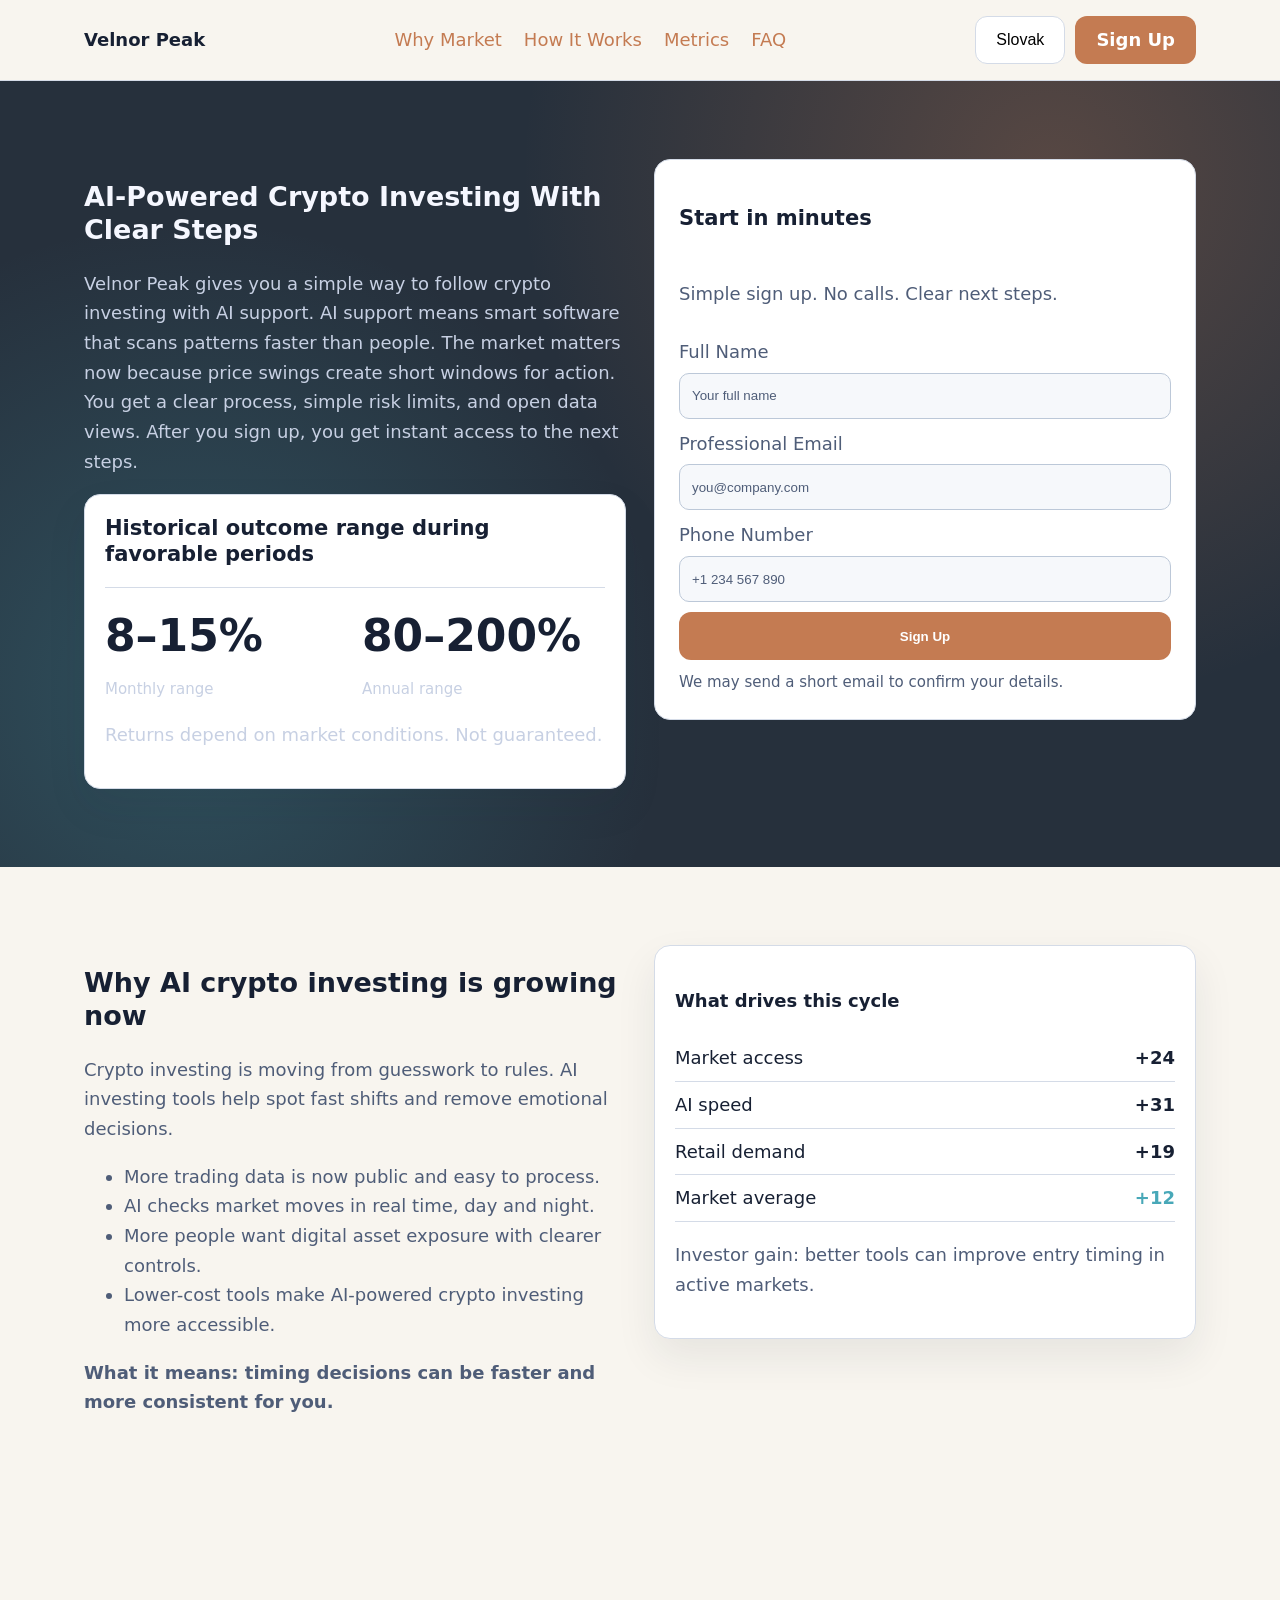
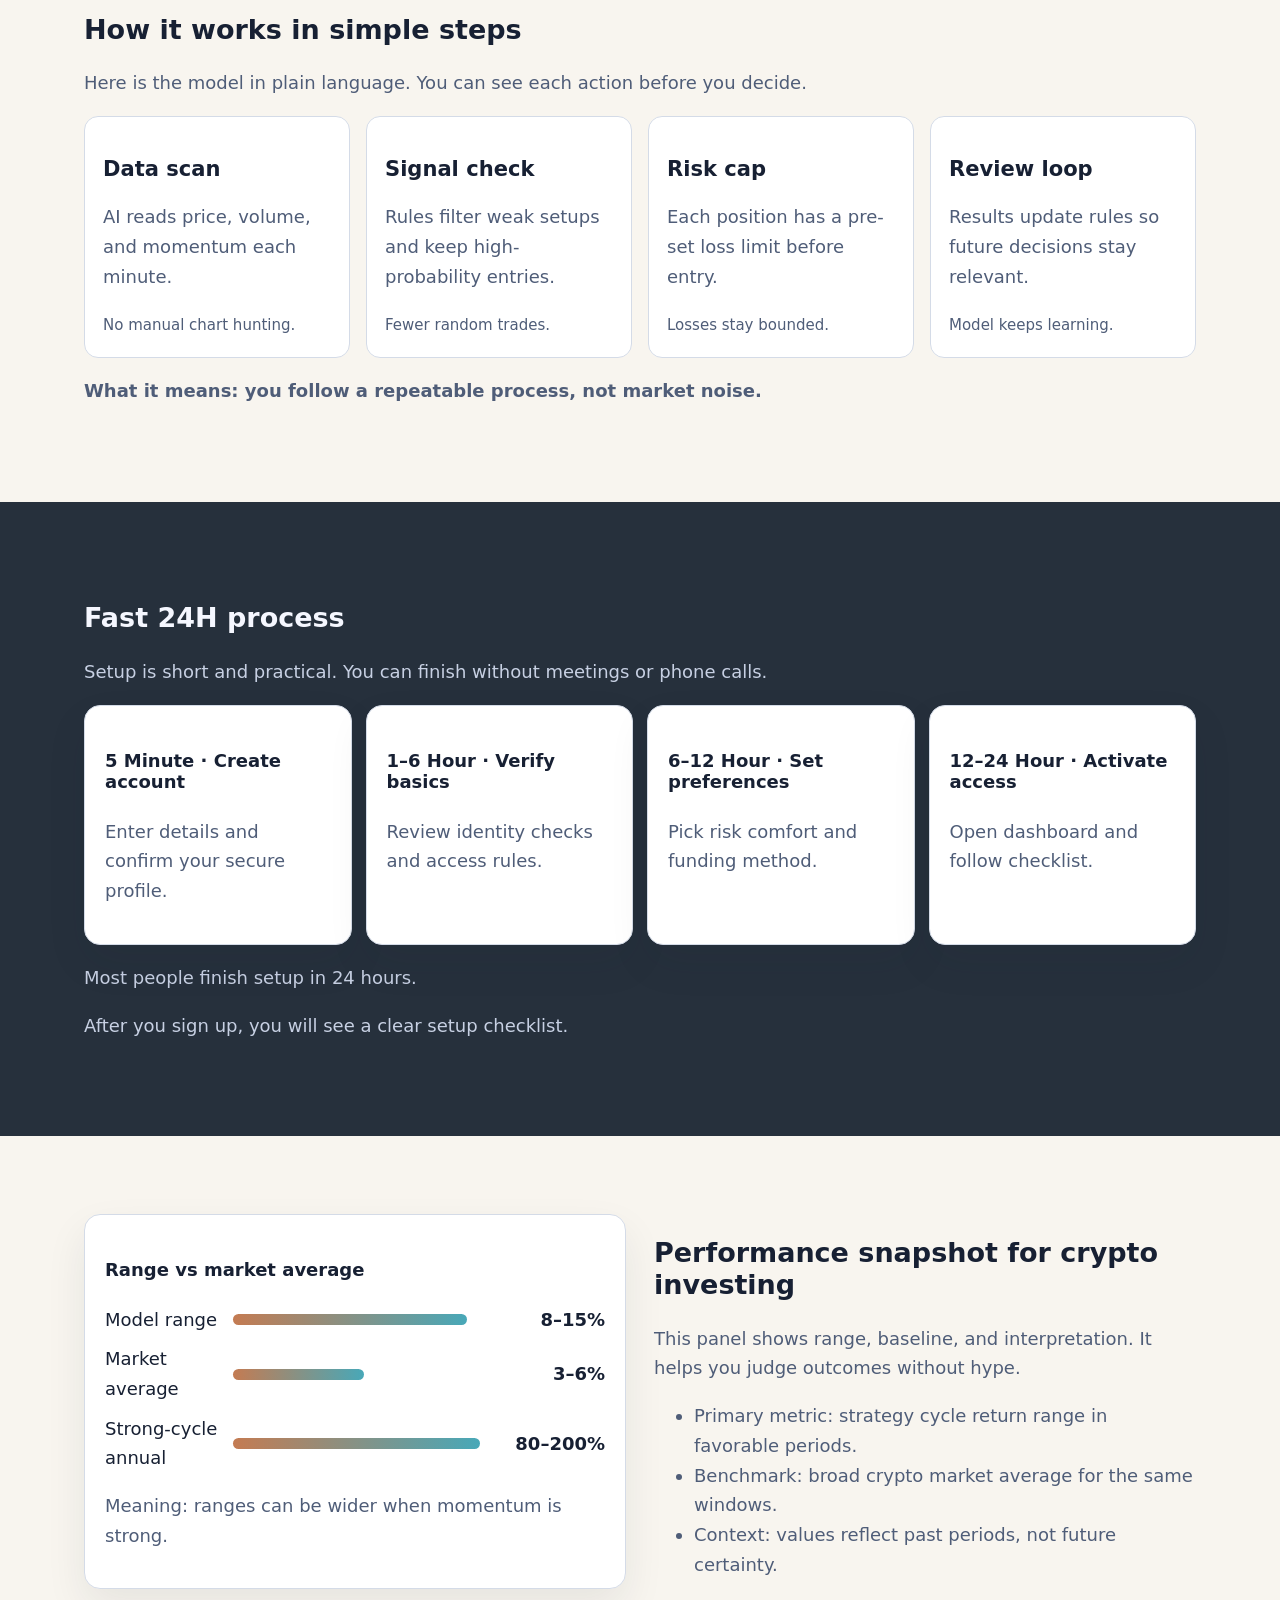
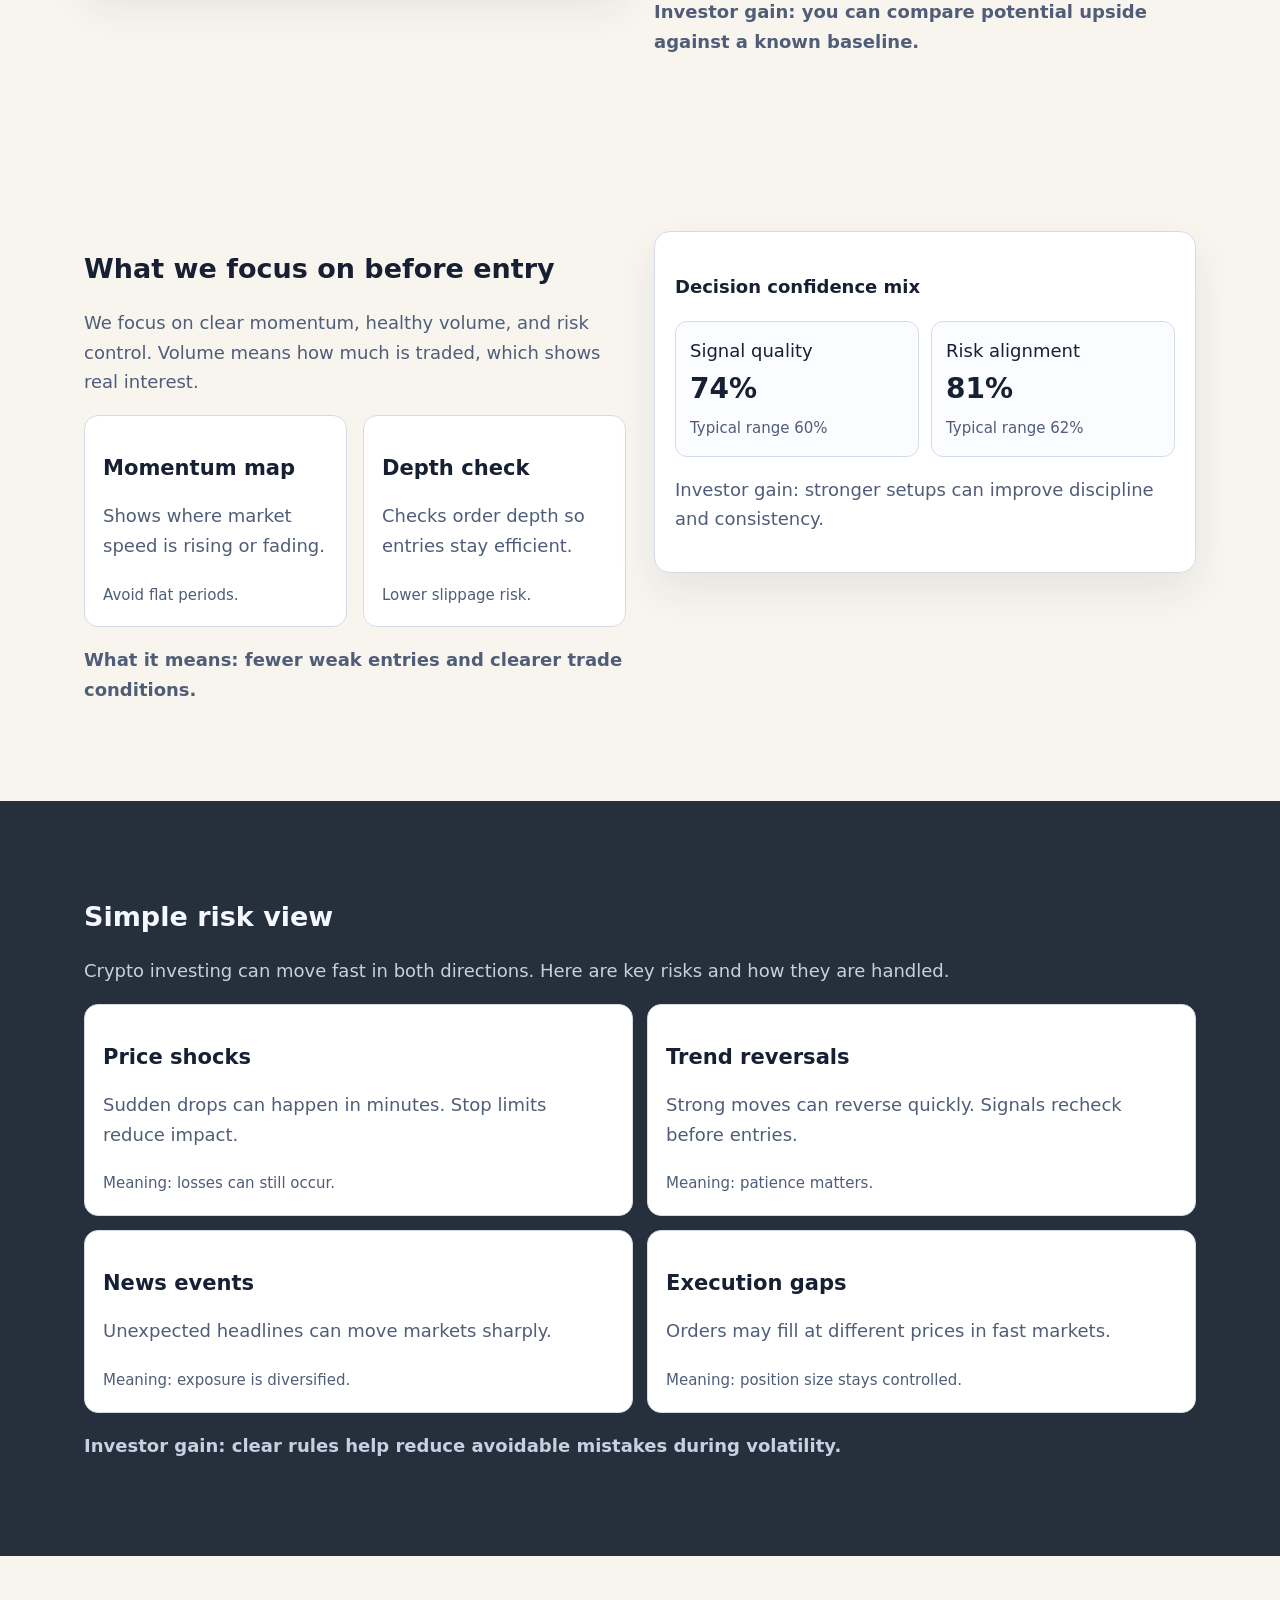
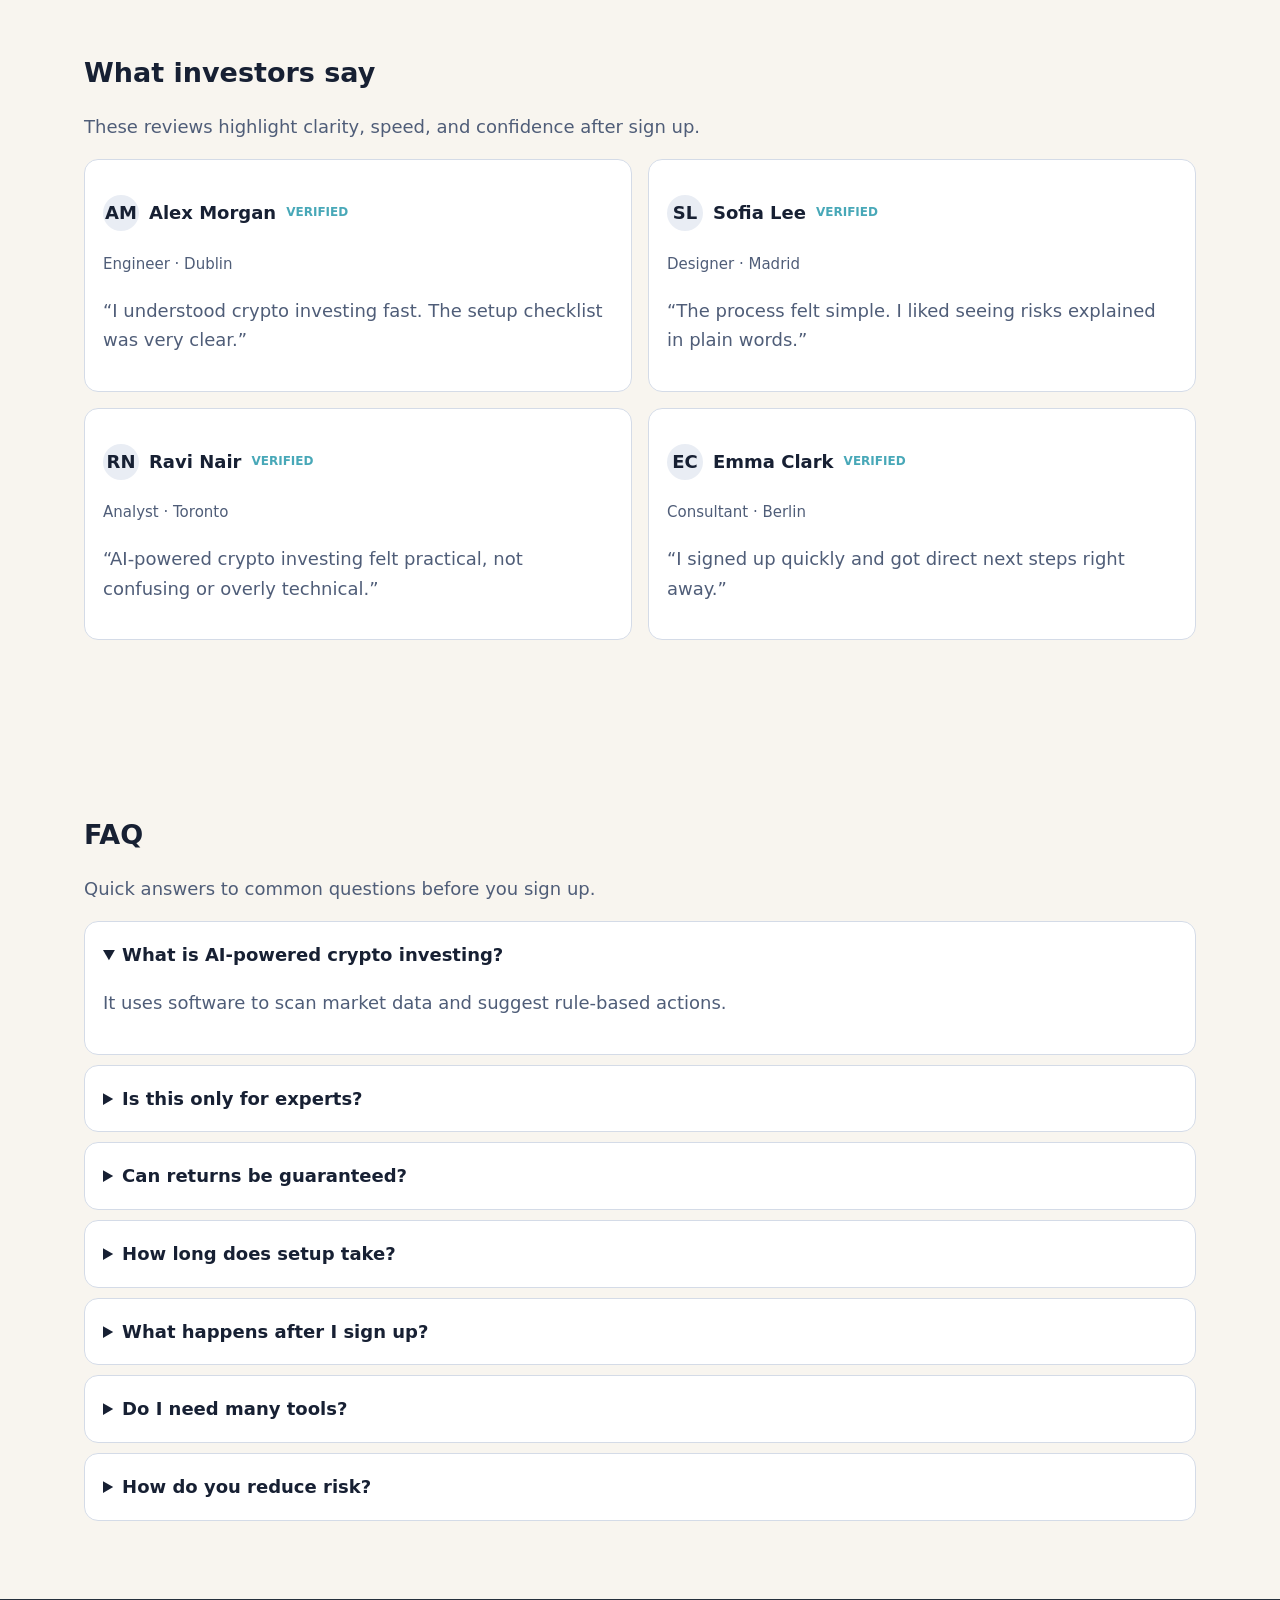
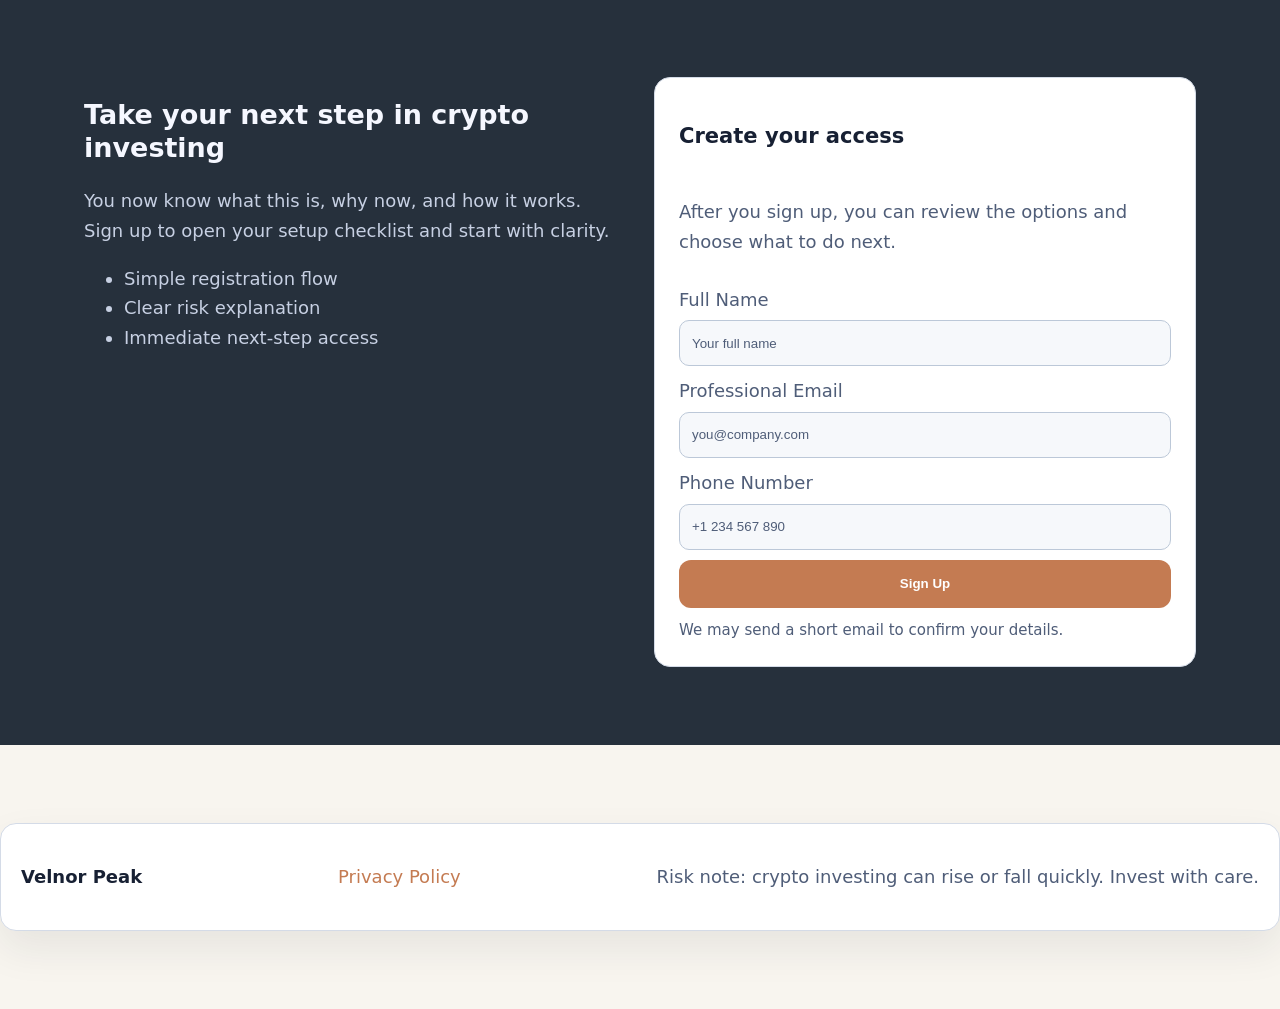
<file: sk/index.html>
<!doctype html>
<html lang="en">
<head>
  <meta charset="UTF-8">
  <meta name="viewport" content="width=device-width, initial-scale=1.0">
  <title>Velnor Peak | AI-Powered Crypto Investing for Slovak Users</title>
  <meta name="description" content="Learn a clear path to AI-powered crypto investing with Velnor Peak. Simple steps, clear risks, and fast sign up for Slovak visitors.">
  <link rel="canonical" href="https://velnorpeak.com/sk/index.html">
  <link rel="alternate" hreflang="en" href="https://velnorpeak.com/index.html">
  <link rel="alternate" hreflang="de" href="https://velnorpeak.com/de/index.html">
  <link rel="alternate" hreflang="fr" href="https://velnorpeak.com/fr/index.html">
  <link rel="alternate" hreflang="es" href="https://velnorpeak.com/es/index.html">
  <link rel="alternate" hreflang="it" href="https://velnorpeak.com/it/index.html">
  <link rel="alternate" hreflang="tr" href="https://velnorpeak.com/tr/index.html">
  <link rel="alternate" hreflang="pt" href="https://velnorpeak.com/pt/index.html">
  <link rel="alternate" hreflang="ja" href="https://velnorpeak.com/jp/index.html">
  <link rel="alternate" hreflang="sk" href="https://velnorpeak.com/sk/index.html">
  <link rel="alternate" hreflang="nl-BE" href="https://velnorpeak.com/be/index.html">
  <link rel="alternate" hreflang="x-default" href="https://velnorpeak.com/index.html">
  <meta property="og:title" content="Velnor Peak | AI-Powered Crypto Investing for Slovak Users">
  <meta property="og:description" content="Learn a clear path to AI-powered crypto investing with Velnor Peak. Simple steps, clear risks, and fast sign up for Slovak visitors.">
  <meta property="og:type" content="website">
  <meta property="og:url" content="https://velnorpeak.com/sk/index.html">
  <meta property="og:site_name" content="Velnor Peak">
  <meta name="twitter:card" content="summary_large_image">
  <meta name="twitter:title" content="Velnor Peak | AI-Powered Crypto Investing for Slovak Users">
  <meta name="twitter:description" content="Learn a clear path to AI-powered crypto investing with Velnor Peak. Simple steps, clear risks, and fast sign up for Slovak visitors.">
  <link rel="stylesheet" href="../assets/style.css">
  <script defer src="../assets/app.js"></script>
</head>
<body>
<header class="site-header section light">
  <div class="container header-inner">
    <a class="brand" href="../index.html">Velnor Peak</a>
    <nav class="nav desktop-nav" aria-label="Primary">
      <a href="#why-market">Why Market</a>
      <a href="#model">How It Works</a>
      <a href="#metrics">Metrics</a>
      <a href="#faq">FAQ</a>
    </nav>
    <div class="header-actions">
      <div class="lang-wrap">
        <button class="lang-pill" aria-expanded="false" aria-controls="lang-menu">Slovak</button>
        <div id="lang-menu" class="lang-menu" role="menu">
          <a href="../index.html"><svg viewBox="0 0 24 16" aria-hidden="true"><rect width="24" height="16" fill="#1f4aa8"/><path d="M0 0l24 16M24 0L0 16" stroke="#fff" stroke-width="3"/><path d="M0 0l24 16M24 0L0 16" stroke="#e62424" stroke-width="1.5"/><path d="M12 0v16M0 8h24" stroke="#fff" stroke-width="5"/><path d="M12 0v16M0 8h24" stroke="#e62424" stroke-width="3"/></svg>English</a>
          <a href="../de/index.html"><svg viewBox="0 0 24 16" aria-hidden="true"><rect width="24" height="5.33" fill="#111"/><rect y="5.33" width="24" height="5.33" fill="#c82626"/><rect y="10.66" width="24" height="5.34" fill="#f2c230"/></svg>Deutsch</a>
          <a href="../fr/index.html"><svg viewBox="0 0 24 16" aria-hidden="true"><rect width="8" height="16" fill="#1c4fb8"/><rect x="8" width="8" height="16" fill="#fff"/><rect x="16" width="8" height="16" fill="#d22c2c"/></svg>Français</a>
          <a href="../es/index.html"><svg viewBox="0 0 24 16" aria-hidden="true"><rect width="24" height="4" fill="#b51f24"/><rect y="4" width="24" height="8" fill="#f4c52f"/><rect y="12" width="24" height="4" fill="#b51f24"/></svg>Español</a>
          <a href="../it/index.html"><svg viewBox="0 0 24 16" aria-hidden="true"><rect width="8" height="16" fill="#1f8f47"/><rect x="8" width="8" height="16" fill="#fff"/><rect x="16" width="8" height="16" fill="#ce2b37"/></svg>Italiano</a>
          <a href="../tr/index.html"><svg viewBox="0 0 24 16" aria-hidden="true"><rect width="24" height="16" fill="#d01b1b"/><circle cx="10" cy="8" r="4" fill="#fff"/><circle cx="11" cy="8" r="3" fill="#d01b1b"/><polygon points="15,8 17,7 17,9" fill="#fff"/></svg>Türkçe</a>
          <a href="../pt/index.html"><svg viewBox="0 0 24 16" aria-hidden="true"><rect width="10" height="16" fill="#1f8f47"/><rect x="10" width="14" height="16" fill="#cf2c2c"/></svg>Português</a>
          <a href="../jp/index.html"><svg viewBox="0 0 24 16" aria-hidden="true"><rect width="24" height="16" fill="#fff"/><circle cx="12" cy="8" r="4" fill="#c91818"/></svg>日本語</a>
          <a href="../sk/index.html"><svg viewBox="0 0 24 16" aria-hidden="true"><rect width="24" height="5.33" fill="#fff"/><rect y="5.33" width="24" height="5.33" fill="#1d4eb3"/><rect y="10.66" width="24" height="5.34" fill="#c82626"/></svg>Slovak</a>
          <a href="../be/index.html"><svg viewBox="0 0 24 16" aria-hidden="true"><rect width="8" height="16" fill="#111"/><rect x="8" width="8" height="16" fill="#f2c230"/><rect x="16" width="8" height="16" fill="#cc2f2f"/></svg>Nederlands (BE)</a>
        </div>
      </div>
      <a class="btn primary" href="#signup-final">Sign Up</a>
      <button class="burger" aria-expanded="false" aria-controls="mobile-drawer" aria-label="Open menu"><span></span><span></span><span></span></button>
    </div>
  </div>
</header>

<div class="drawer-backdrop" hidden></div>
<aside id="mobile-drawer" class="mobile-drawer" aria-hidden="true">
  <button class="drawer-close" aria-label="Close menu">✕</button>
  <nav class="nav mobile-nav" aria-label="Mobile">
    <a href="#why-market">Why Market</a><a href="#model">How It Works</a><a href="#metrics">Metrics</a><a href="#faq">FAQ</a>
  </nav>
  <div class="mobile-lang"> 
    <p class="muted">Slovak</p>
    <a href="../index.html">English</a>
    <a href="../de/index.html">Deutsch</a>
    <a href="../fr/index.html">Français</a>
    <a href="../es/index.html">Español</a>
    <a href="../it/index.html">Italiano</a>
    <a href="../tr/index.html">Türkçe</a>
    <a href="../pt/index.html">Português</a>
    <a href="../jp/index.html">日本語</a>
    <a href="../sk/index.html">Slovak</a>
    <a href="../be/index.html">Nederlands (BE)</a>
  </div>
  <a class="btn primary" href="#signup-final">Sign Up</a>
</aside>

<main>
  <section class="section dark hero" id="hero">
    <div class="container hero-grid">
      <div>
        <h1>AI-Powered Crypto Investing With Clear Steps</h1>
        <p>Velnor Peak gives you a simple way to follow crypto investing with AI support. AI support means smart software that scans patterns faster than people. The market matters now because price swings create short windows for action. You get a clear process, simple risk limits, and open data views. After you sign up, you get instant access to the next steps.</p>
        <div class="hero-panel performance-panel">
          <h3>Historical outcome range during favorable periods</h3>
          <div class="perf-split">
            <div><strong>8–15%</strong><small>Monthly range</small></div>
            <div><strong>80–200%</strong><small>Annual range</small></div>
          </div>
          <p class="tiny">Returns depend on market conditions. Not guaranteed.</p>
        </div>
      </div>
      <form class="form-card" aria-label="Hero sign up form">
        <h3 class="form-title">Start in minutes</h3>
        <p class="form-sub">Simple sign up. No calls. Clear next steps.</p>
        <label>Full Name<input type="text" name="name" placeholder="Your full name" required></label>
        <label>Professional Email<input type="email" name="email" placeholder="you@company.com" required></label>
        <label>Phone Number<input type="tel" name="phone" placeholder="+1 234 567 890" required></label>
        <button class="btn primary" type="submit">Sign Up</button>
        <small>We may send a short email to confirm your details.</small>
      </form>
    </div>
  </section>

  <section class="section light" id="why-market">
    <div class="container split">
      <div>
        <h2>Why AI crypto investing is growing now</h2>
        <p>Crypto investing is moving from guesswork to rules. AI investing tools help spot fast shifts and remove emotional decisions.</p>
        <ul>
          <li>More trading data is now public and easy to process.</li>
          <li>AI checks market moves in real time, day and night.</li>
          <li>More people want digital asset exposure with clearer controls.</li>
          <li>Lower-cost tools make AI-powered crypto investing more accessible.</li>
        </ul>
        <p class="interpret">What it means: timing decisions can be faster and more consistent for you.</p>
      </div>
      <div class="visual-card waterfall">
        <h4>What drives this cycle</h4>
        <div class="wf-row"><span>Market access</span><b>+24</b></div>
        <div class="wf-row"><span>AI speed</span><b>+31</b></div>
        <div class="wf-row"><span>Retail demand</span><b>+19</b></div>
        <div class="wf-row base"><span>Market average</span><b>+12</b></div>
        <p>Investor gain: better tools can improve entry timing in active markets.</p>
      </div>
    </div>
  </section>

  <section class="section light" id="model">
    <div class="container">
      <h2>How it works in simple steps</h2>
      <p>Here is the model in plain language. You can see each action before you decide.</p>
      <div class="cards four">
        <article class="card"><h3>Data scan</h3><p>AI reads price, volume, and momentum each minute.</p><small class="muted">No manual chart hunting.</small></article>
        <article class="card"><h3>Signal check</h3><p>Rules filter weak setups and keep high-probability entries.</p><small class="muted">Fewer random trades.</small></article>
        <article class="card"><h3>Risk cap</h3><p>Each position has a pre-set loss limit before entry.</p><small class="muted">Losses stay bounded.</small></article>
        <article class="card"><h3>Review loop</h3><p>Results update rules so future decisions stay relevant.</p><small class="muted">Model keeps learning.</small></article>
      </div>
      <p class="interpret">What it means: you follow a repeatable process, not market noise.</p>
    </div>
  </section>

  <section class="section dark" id="process">
    <div class="container">
      <h2>Fast 24H process</h2>
      <p>Setup is short and practical. You can finish without meetings or phone calls.</p>
      <div class="process-grid">
        <article class="process-card"><h4>5 Minute · Create account</h4><p>Enter details and confirm your secure profile.</p></article>
        <article class="process-card"><h4>1–6 Hour · Verify basics</h4><p>Review identity checks and access rules.</p></article>
        <article class="process-card"><h4>6–12 Hour · Set preferences</h4><p>Pick risk comfort and funding method.</p></article>
        <article class="process-card"><h4>12–24 Hour · Activate access</h4><p>Open dashboard and follow checklist.</p></article>
      </div>
      <p>Most people finish setup in 24 hours.</p>
      <p>After you sign up, you will see a clear setup checklist.</p>
    </div>
  </section>

  <section class="section light" id="metrics">
    <div class="container split reverse">
      <div>
        <h2>Performance snapshot for crypto investing</h2>
        <p>This panel shows range, baseline, and interpretation. It helps you judge outcomes without hype.</p>
        <ul>
          <li>Primary metric: strategy cycle return range in favorable periods.</li>
          <li>Benchmark: broad crypto market average for the same windows.</li>
          <li>Context: values reflect past periods, not future certainty.</li>
        </ul>
        <p class="interpret">Investor gain: you can compare potential upside against a known baseline.</p>
      </div>
      <div class="visual-card comparison">
        <h4>Range vs market average</h4>
        <div class="bar"><span>Model range</span><i style="width:78%"></i><b>8–15%</b></div>
        <div class="bar"><span>Market average</span><i style="width:42%"></i><b>3–6%</b></div>
        <div class="bar"><span>Strong-cycle annual</span><i style="width:90%"></i><b>80–200%</b></div>
        <p>Meaning: ranges can be wider when momentum is strong.</p>
      </div>
    </div>
  </section>

  <section class="section light" id="insights">
    <div class="container split">
      <div>
        <h2>What we focus on before entry</h2>
        <p>We focus on clear momentum, healthy volume, and risk control. Volume means how much is traded, which shows real interest.</p>
        <div class="cards two">
          <article class="card"><h3>Momentum map</h3><p>Shows where market speed is rising or fading.</p><small class="muted">Avoid flat periods.</small></article>
          <article class="card"><h3>Depth check</h3><p>Checks order depth so entries stay efficient.</p><small class="muted">Lower slippage risk.</small></article>
        </div>
        <p class="interpret">What it means: fewer weak entries and clearer trade conditions.</p>
      </div>
      <div class="visual-card ring-wrap">
        <h4>Decision confidence mix</h4>
        <div class="ring-grid">
          <div class="ring"><span>Signal quality</span><b>74%</b><small>Typical range 60%</small></div>
          <div class="ring"><span>Risk alignment</span><b>81%</b><small>Typical range 62%</small></div>
        </div>
        <p>Investor gain: stronger setups can improve discipline and consistency.</p>
      </div>
    </div>
  </section>

  <section class="section dark" id="risk">
    <div class="container">
      <h2>Simple risk view</h2>
      <p>Crypto investing can move fast in both directions. Here are key risks and how they are handled.</p>
      <div class="risk-matrix">
        <article class="card"><h3>Price shocks</h3><p>Sudden drops can happen in minutes. Stop limits reduce impact.</p><small class="muted">Meaning: losses can still occur.</small></article>
        <article class="card"><h3>Trend reversals</h3><p>Strong moves can reverse quickly. Signals recheck before entries.</p><small class="muted">Meaning: patience matters.</small></article>
        <article class="card"><h3>News events</h3><p>Unexpected headlines can move markets sharply.</p><small class="muted">Meaning: exposure is diversified.</small></article>
        <article class="card"><h3>Execution gaps</h3><p>Orders may fill at different prices in fast markets.</p><small class="muted">Meaning: position size stays controlled.</small></article>
      </div>
      <p class="interpret">Investor gain: clear rules help reduce avoidable mistakes during volatility.</p>
    </div>
  </section>

  <section class="section light" id="reviews">
    <div class="container">
      <h2>What investors say</h2>
      <p>These reviews highlight clarity, speed, and confidence after sign up.</p>
      <div class="cards two">
        <article class="review-card"><div class="review-head"><span class="avatar">AM</span><h4>Alex Morgan</h4><span class="verified">VERIFIED</span></div><small>Engineer · Dublin</small><p>“I understood crypto investing fast. The setup checklist was very clear.”</p></article>
        <article class="review-card"><div class="review-head"><span class="avatar">SL</span><h4>Sofia Lee</h4><span class="verified">VERIFIED</span></div><small>Designer · Madrid</small><p>“The process felt simple. I liked seeing risks explained in plain words.”</p></article>
        <article class="review-card"><div class="review-head"><span class="avatar">RN</span><h4>Ravi Nair</h4><span class="verified">VERIFIED</span></div><small>Analyst · Toronto</small><p>“AI-powered crypto investing felt practical, not confusing or overly technical.”</p></article>
        <article class="review-card"><div class="review-head"><span class="avatar">EC</span><h4>Emma Clark</h4><span class="verified">VERIFIED</span></div><small>Consultant · Berlin</small><p>“I signed up quickly and got direct next steps right away.”</p></article>
      </div>
    </div>
  </section>

  <section class="section light" id="faq">
    <div class="container">
      <h2>FAQ</h2>
      <p>Quick answers to common questions before you sign up.</p>
      <div class="faq-list">
        <details class="faq-item" open><summary>What is AI-powered crypto investing?</summary><p>It uses software to scan market data and suggest rule-based actions.</p></details>
        <details class="faq-item"><summary>Is this only for experts?</summary><p>No. It is made for investors who want a clear, simple process.</p></details>
        <details class="faq-item"><summary>Can returns be guaranteed?</summary><p>No. Markets change quickly, so outcomes always depend on conditions.</p></details>
        <details class="faq-item"><summary>How long does setup take?</summary><p>Most people complete setup in 24 hours using the checklist.</p></details>
        <details class="faq-item"><summary>What happens after I sign up?</summary><p>After you sign up, you can review the options and choose what to do next.</p></details>
        <details class="faq-item"><summary>Do I need many tools?</summary><p>No. The dashboard groups key data in one clear view.</p></details>
        <details class="faq-item"><summary>How do you reduce risk?</summary><p>Risk caps, signal filters, and position sizing help limit avoidable losses.</p></details>
      </div>
    </div>
  </section>

  <section class="section dark" id="signup-final">
    <div class="container split">
      <div>
        <h2>Take your next step in crypto investing</h2>
        <p>You now know what this is, why now, and how it works. Sign up to open your setup checklist and start with clarity.</p>
        <ul>
          <li>Simple registration flow</li><li>Clear risk explanation</li><li>Immediate next-step access</li>
        </ul>
      </div>
      <form class="form-card" aria-label="Final sign up form">
        <h3 class="form-title">Create your access</h3>
        <p class="form-sub">After you sign up, you can review the options and choose what to do next.</p>
        <label>Full Name<input type="text" name="name2" placeholder="Your full name" required></label>
        <label>Professional Email<input type="email" name="email2" placeholder="you@company.com" required></label>
        <label>Phone Number<input type="tel" name="phone2" placeholder="+1 234 567 890" required></label>
        <button class="btn primary" type="submit">Sign Up</button>
        <small>We may send a short email to confirm your details.</small>
      </form>
    </div>
  </section>
</main>

<footer class="section light">
  <div class="container footer-panel">
    <strong>Velnor Peak</strong>
    <a href="#" data-open-privacy>Privacy Policy</a>
    <p>Risk note: crypto investing can rise or fall quickly. Invest with care.</p>
  </div>
</footer>

<div class="modal" id="privacy-modal" aria-hidden="true" role="dialog" aria-modal="true" aria-labelledby="privacy-title">
  <div class="modal-card">
    <button class="modal-x" aria-label="Close privacy policy">✕</button>
    <h3 id="privacy-title">Privacy Policy</h3>
    <p><strong>Introduction:</strong> We explain how we handle your data in simple terms.</p>
    <p><strong>Data collection:</strong> We collect name, email, phone, and usage events.</p>
    <p><strong>Legal basis:</strong> We process data to provide access and secure accounts.</p>
    <p><strong>Cookies:</strong> Cookies help save settings and improve site performance.</p>
    <p><strong>Retention:</strong> Data stays only as long as needed for service and law.</p>
    <p><strong>Third-party sharing:</strong> Trusted providers help with hosting, email, and security.</p>
    <p><strong>Security:</strong> We use access controls and monitoring to protect records.</p>
    <p><strong>User rights:</strong> You can request access, correction, or deletion of data.</p>
    <p><strong>International transfers:</strong> Data may move across regions with safeguards.</p>
    <p><strong>Industry risk disclosure:</strong> Digital asset markets are volatile and can change quickly.</p>
    <p><strong>Contact:</strong> Email privacy@velnorpeak.com for privacy requests.</p>
    <div class="modal-footer"><button class="btn secondary" data-close-privacy>Close</button></div>
  </div>
</div>

<script type="application/ld+json">
{"@context":"https://schema.org","@graph":[{"@type":"Organization","name":"Velnor Peak","url":"https://velnorpeak.com"},{"@type":"WebSite","name":"Velnor Peak","url":"https://velnorpeak.com"},{"@type":"FAQPage","mainEntity":[{"@type":"Question","name":"What is AI-powered crypto investing?","acceptedAnswer":{"@type":"Answer","text":"It uses software to scan market data and suggest rule-based actions."}}]},{"@type":"Review","author":{"@type":"Person","name":"Alex Morgan"},"reviewBody":"I understood crypto investing fast. The setup checklist was very clear.","itemReviewed":{"@type":"Service","name":"Velnor Peak"}}]}
</script>
</body>
</html>
</file>
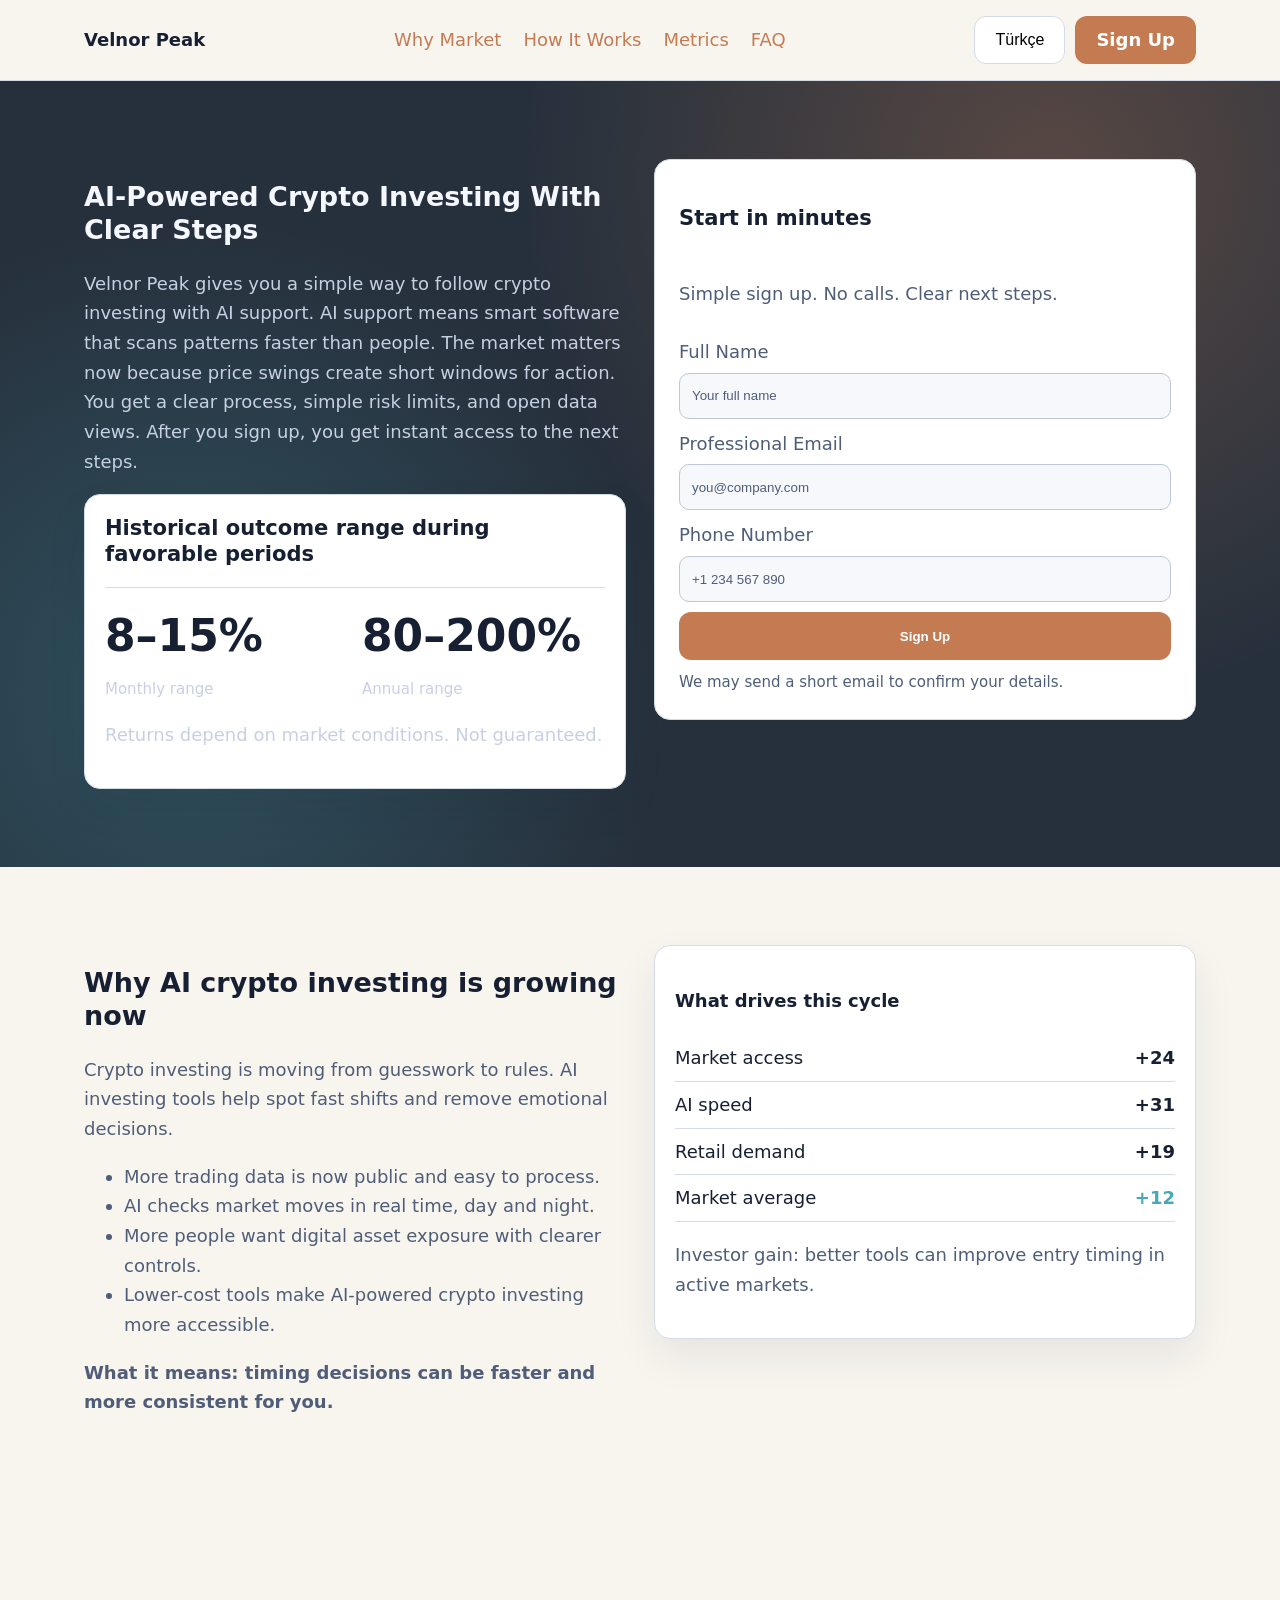
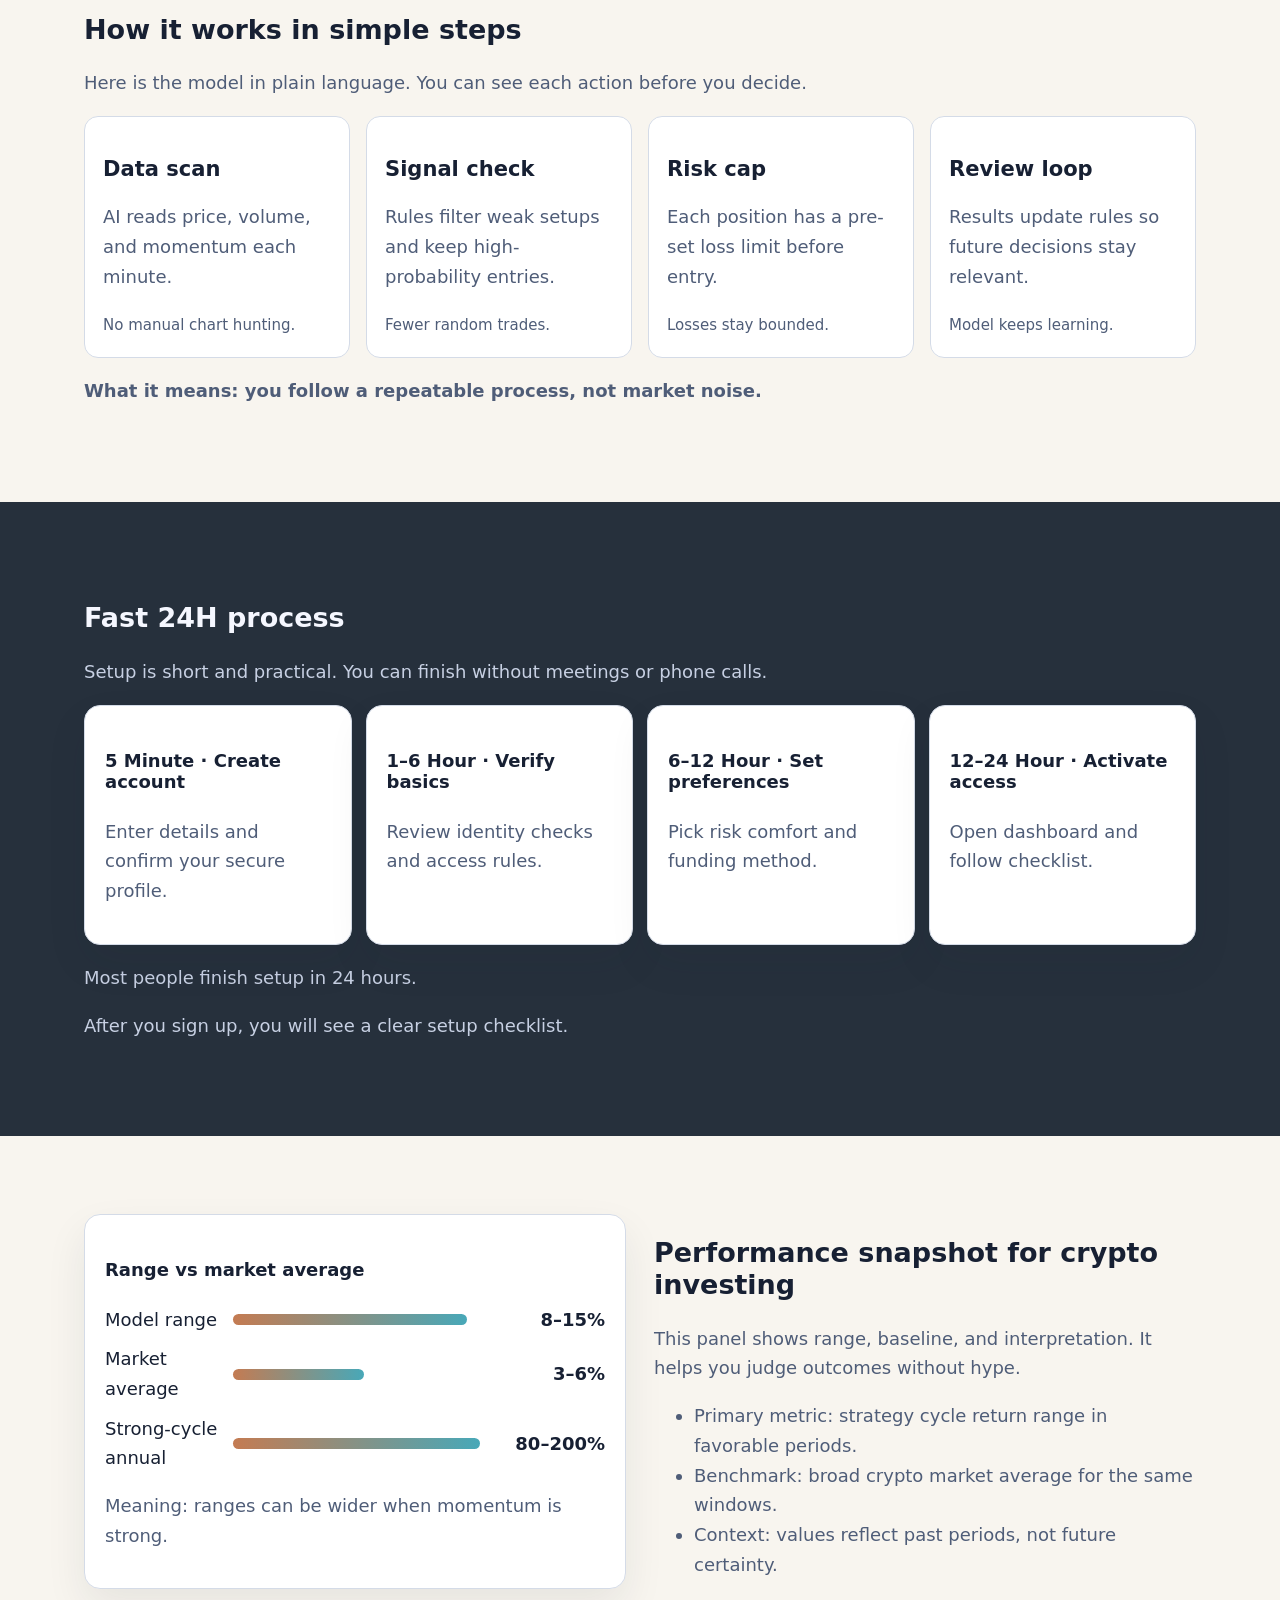
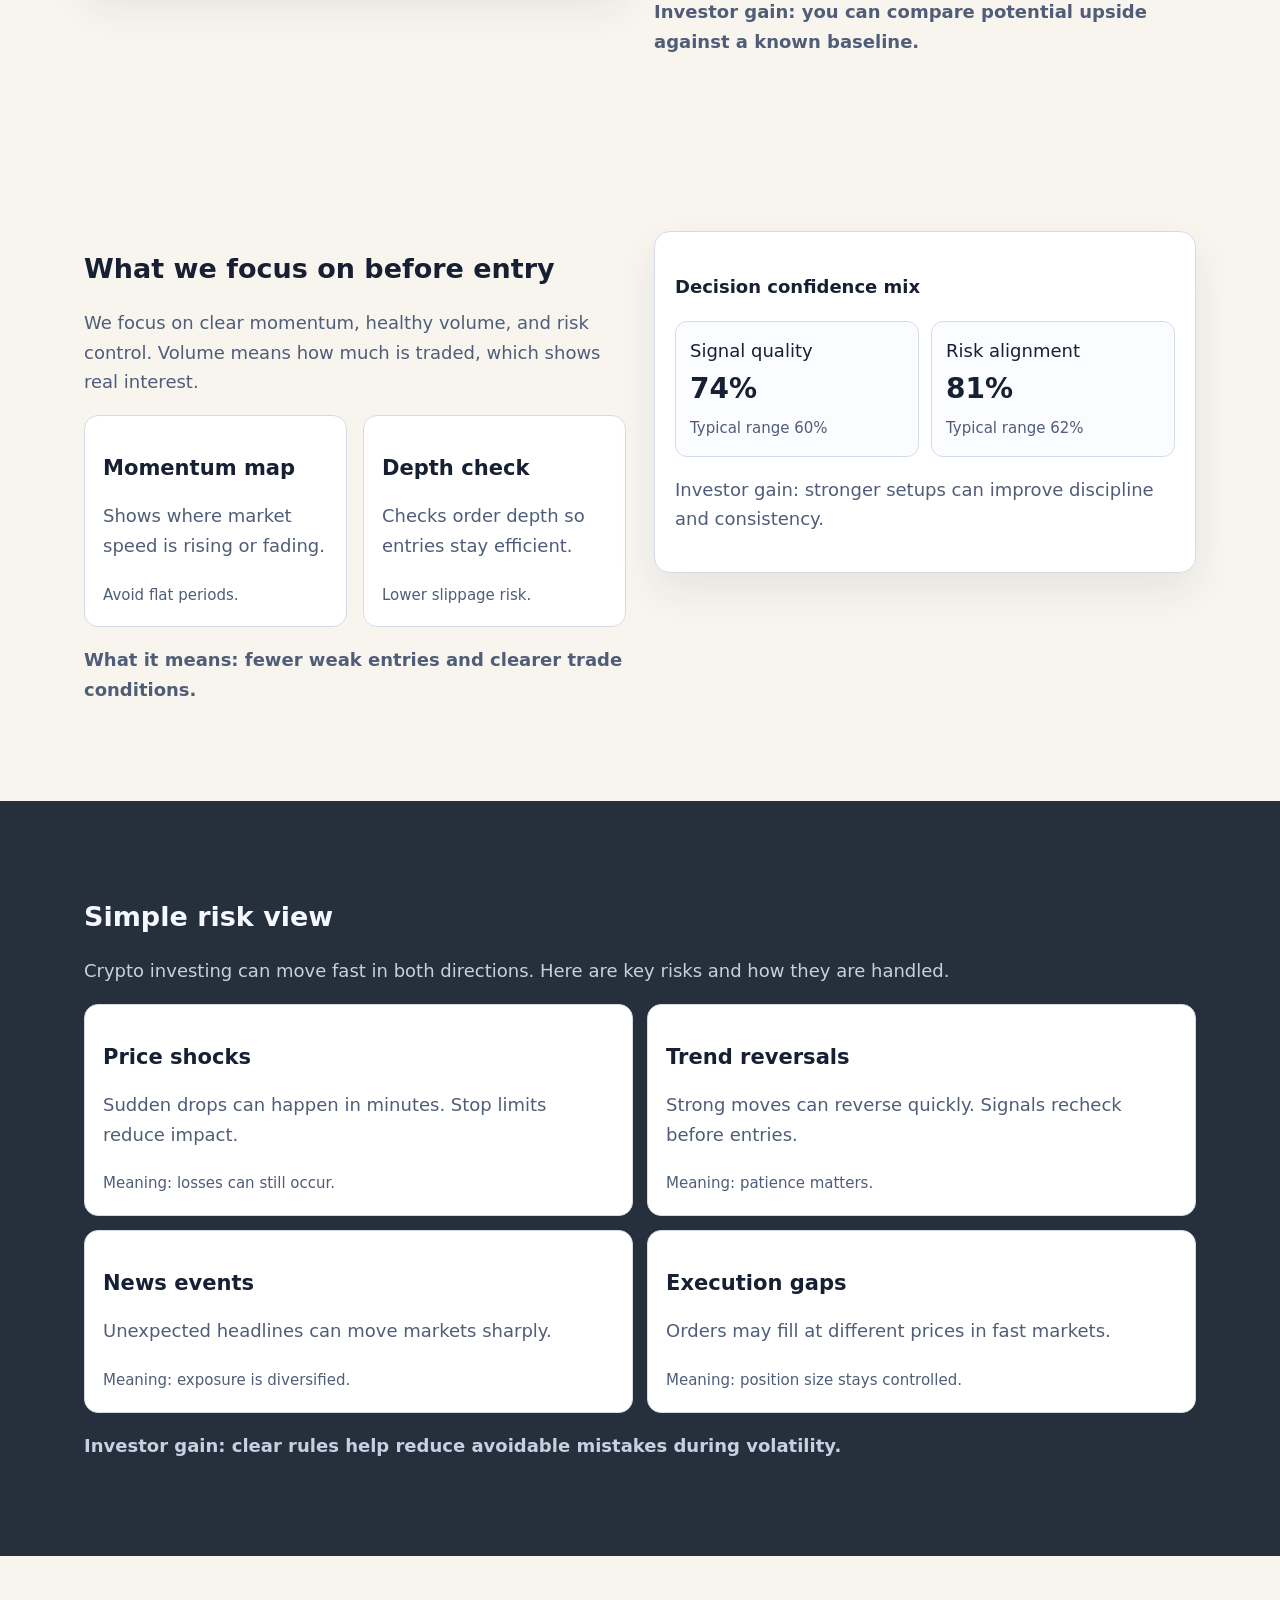
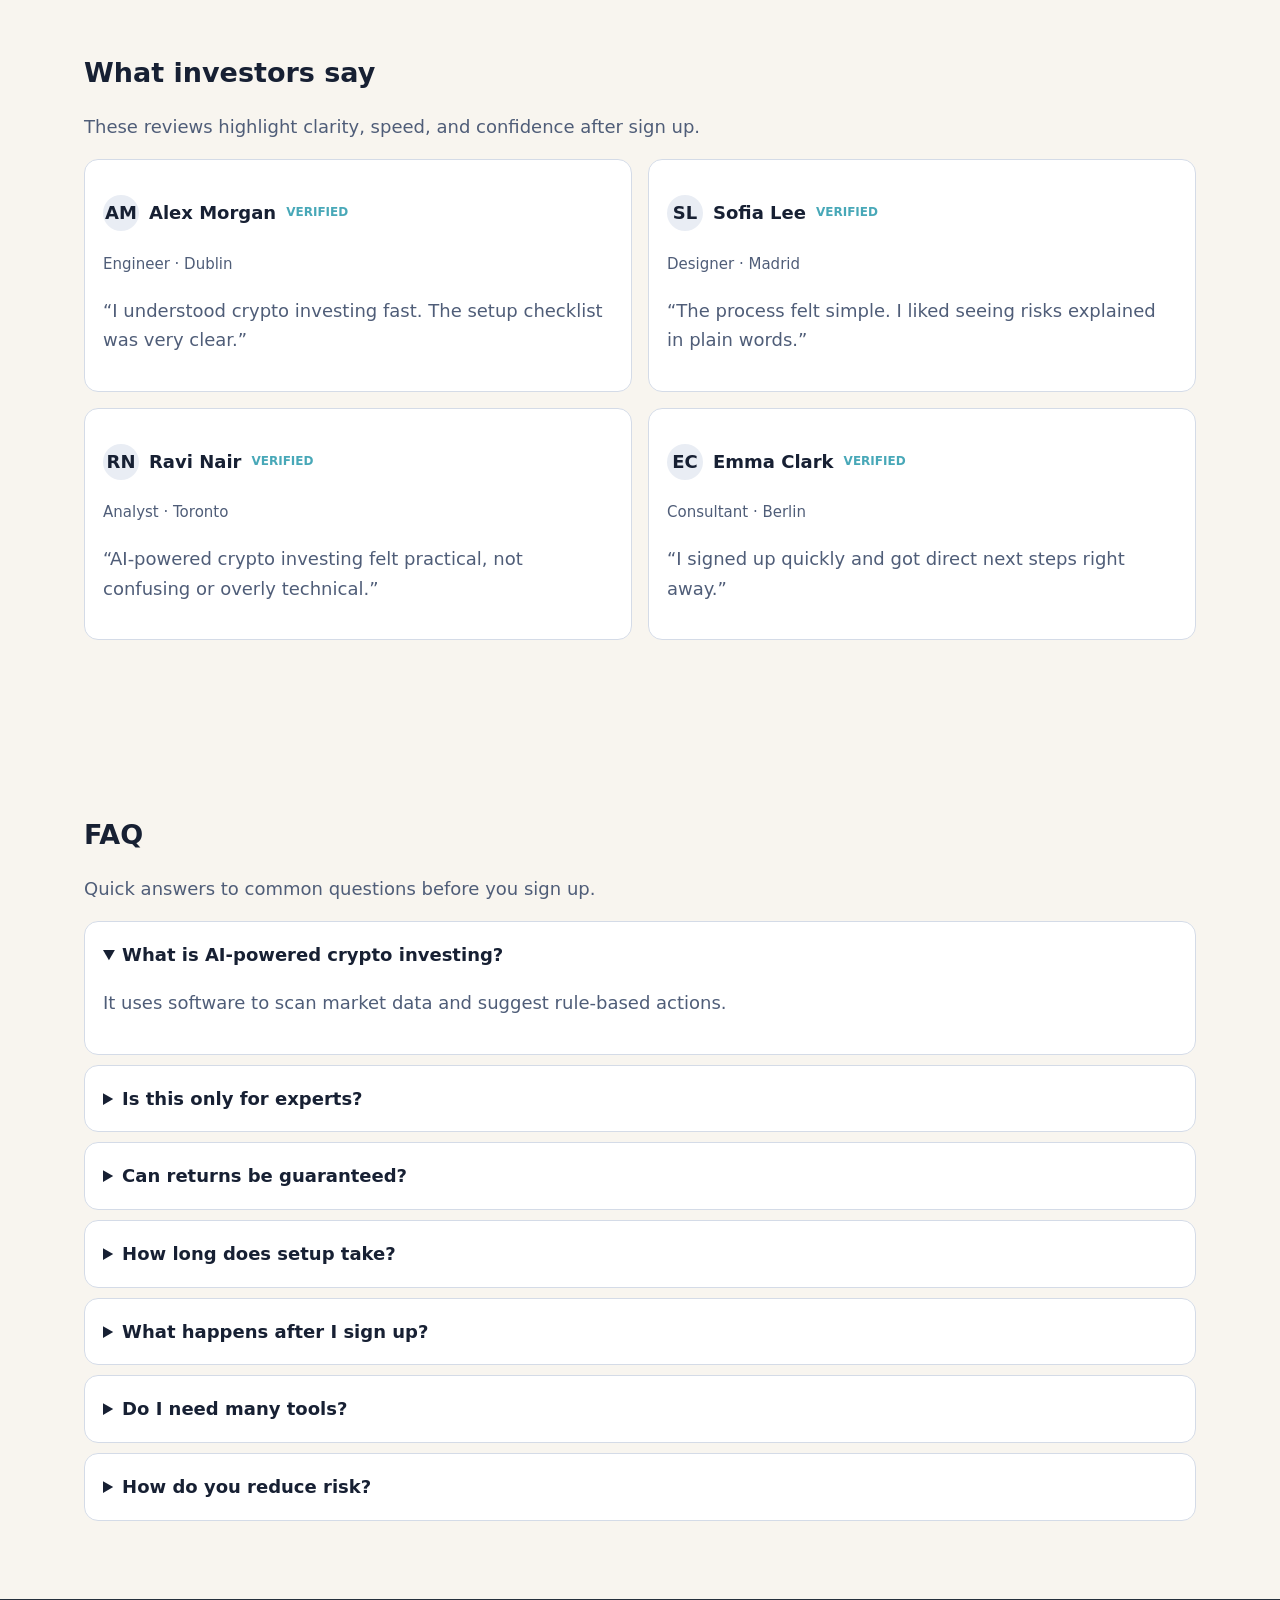
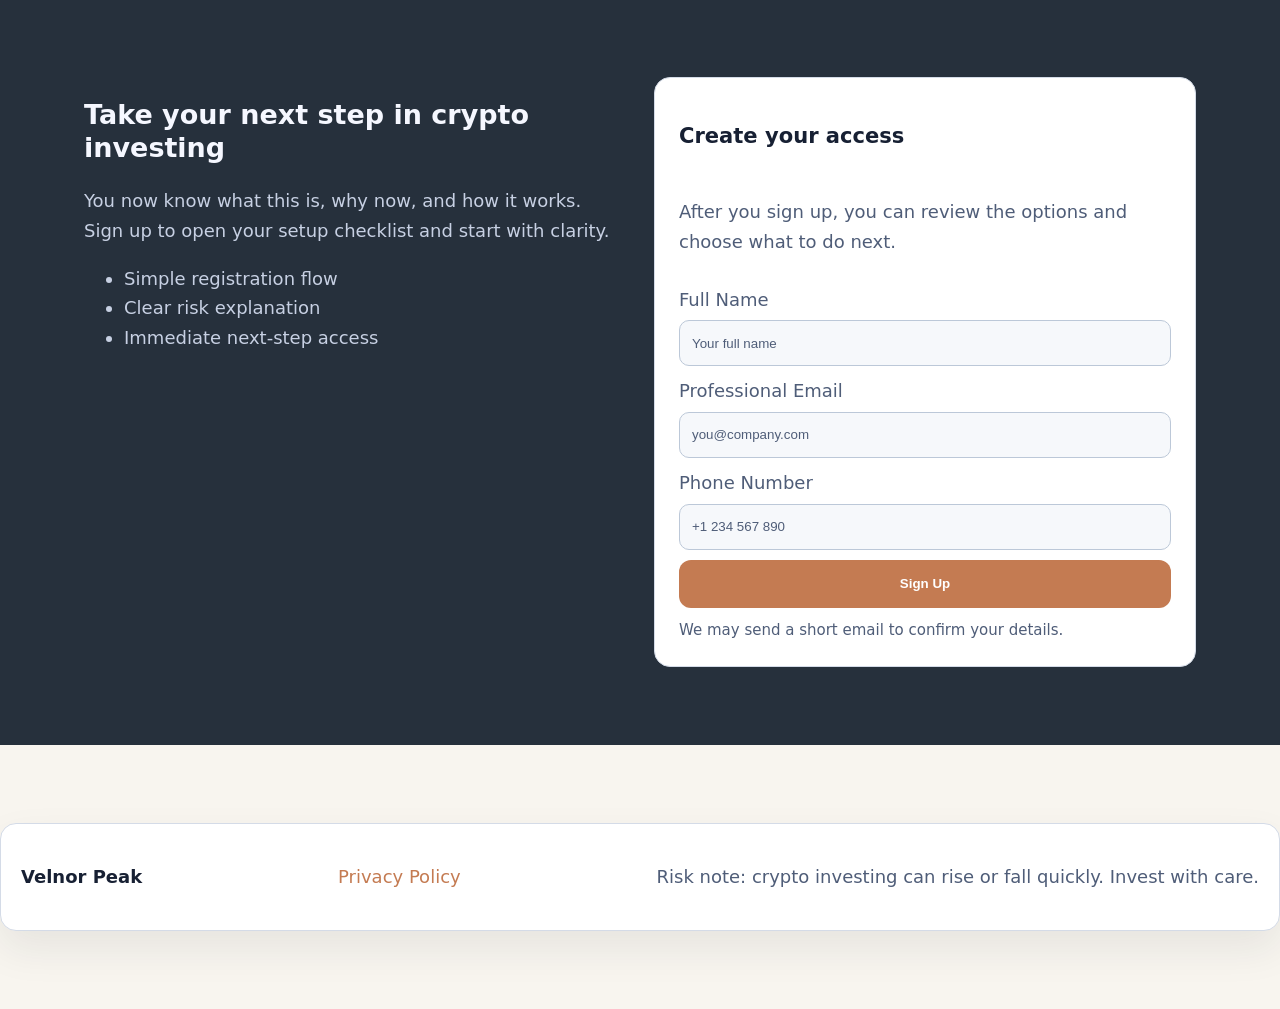
<file: tr/index.html>
<!doctype html>
<html lang="en">
<head>
  <meta charset="UTF-8">
  <meta name="viewport" content="width=device-width, initial-scale=1.0">
  <title>Velnor Peak | AI-Powered Crypto Investing for Türkçe Users</title>
  <meta name="description" content="Learn a clear path to AI-powered crypto investing with Velnor Peak. Simple steps, clear risks, and fast sign up for Türkçe visitors.">
  <link rel="canonical" href="https://velnorpeak.com/tr/index.html">
  <link rel="alternate" hreflang="en" href="https://velnorpeak.com/index.html">
  <link rel="alternate" hreflang="de" href="https://velnorpeak.com/de/index.html">
  <link rel="alternate" hreflang="fr" href="https://velnorpeak.com/fr/index.html">
  <link rel="alternate" hreflang="es" href="https://velnorpeak.com/es/index.html">
  <link rel="alternate" hreflang="it" href="https://velnorpeak.com/it/index.html">
  <link rel="alternate" hreflang="tr" href="https://velnorpeak.com/tr/index.html">
  <link rel="alternate" hreflang="pt" href="https://velnorpeak.com/pt/index.html">
  <link rel="alternate" hreflang="ja" href="https://velnorpeak.com/jp/index.html">
  <link rel="alternate" hreflang="sk" href="https://velnorpeak.com/sk/index.html">
  <link rel="alternate" hreflang="nl-BE" href="https://velnorpeak.com/be/index.html">
  <link rel="alternate" hreflang="x-default" href="https://velnorpeak.com/index.html">
  <meta property="og:title" content="Velnor Peak | AI-Powered Crypto Investing for Türkçe Users">
  <meta property="og:description" content="Learn a clear path to AI-powered crypto investing with Velnor Peak. Simple steps, clear risks, and fast sign up for Türkçe visitors.">
  <meta property="og:type" content="website">
  <meta property="og:url" content="https://velnorpeak.com/tr/index.html">
  <meta property="og:site_name" content="Velnor Peak">
  <meta name="twitter:card" content="summary_large_image">
  <meta name="twitter:title" content="Velnor Peak | AI-Powered Crypto Investing for Türkçe Users">
  <meta name="twitter:description" content="Learn a clear path to AI-powered crypto investing with Velnor Peak. Simple steps, clear risks, and fast sign up for Türkçe visitors.">
  <link rel="stylesheet" href="../assets/style.css">
  <script defer src="../assets/app.js"></script>
</head>
<body>
<header class="site-header section light">
  <div class="container header-inner">
    <a class="brand" href="../index.html">Velnor Peak</a>
    <nav class="nav desktop-nav" aria-label="Primary">
      <a href="#why-market">Why Market</a>
      <a href="#model">How It Works</a>
      <a href="#metrics">Metrics</a>
      <a href="#faq">FAQ</a>
    </nav>
    <div class="header-actions">
      <div class="lang-wrap">
        <button class="lang-pill" aria-expanded="false" aria-controls="lang-menu">Türkçe</button>
        <div id="lang-menu" class="lang-menu" role="menu">
          <a href="../index.html"><svg viewBox="0 0 24 16" aria-hidden="true"><rect width="24" height="16" fill="#1f4aa8"/><path d="M0 0l24 16M24 0L0 16" stroke="#fff" stroke-width="3"/><path d="M0 0l24 16M24 0L0 16" stroke="#e62424" stroke-width="1.5"/><path d="M12 0v16M0 8h24" stroke="#fff" stroke-width="5"/><path d="M12 0v16M0 8h24" stroke="#e62424" stroke-width="3"/></svg>English</a>
          <a href="../de/index.html"><svg viewBox="0 0 24 16" aria-hidden="true"><rect width="24" height="5.33" fill="#111"/><rect y="5.33" width="24" height="5.33" fill="#c82626"/><rect y="10.66" width="24" height="5.34" fill="#f2c230"/></svg>Deutsch</a>
          <a href="../fr/index.html"><svg viewBox="0 0 24 16" aria-hidden="true"><rect width="8" height="16" fill="#1c4fb8"/><rect x="8" width="8" height="16" fill="#fff"/><rect x="16" width="8" height="16" fill="#d22c2c"/></svg>Français</a>
          <a href="../es/index.html"><svg viewBox="0 0 24 16" aria-hidden="true"><rect width="24" height="4" fill="#b51f24"/><rect y="4" width="24" height="8" fill="#f4c52f"/><rect y="12" width="24" height="4" fill="#b51f24"/></svg>Español</a>
          <a href="../it/index.html"><svg viewBox="0 0 24 16" aria-hidden="true"><rect width="8" height="16" fill="#1f8f47"/><rect x="8" width="8" height="16" fill="#fff"/><rect x="16" width="8" height="16" fill="#ce2b37"/></svg>Italiano</a>
          <a href="../tr/index.html"><svg viewBox="0 0 24 16" aria-hidden="true"><rect width="24" height="16" fill="#d01b1b"/><circle cx="10" cy="8" r="4" fill="#fff"/><circle cx="11" cy="8" r="3" fill="#d01b1b"/><polygon points="15,8 17,7 17,9" fill="#fff"/></svg>Türkçe</a>
          <a href="../pt/index.html"><svg viewBox="0 0 24 16" aria-hidden="true"><rect width="10" height="16" fill="#1f8f47"/><rect x="10" width="14" height="16" fill="#cf2c2c"/></svg>Português</a>
          <a href="../jp/index.html"><svg viewBox="0 0 24 16" aria-hidden="true"><rect width="24" height="16" fill="#fff"/><circle cx="12" cy="8" r="4" fill="#c91818"/></svg>日本語</a>
          <a href="../sk/index.html"><svg viewBox="0 0 24 16" aria-hidden="true"><rect width="24" height="5.33" fill="#fff"/><rect y="5.33" width="24" height="5.33" fill="#1d4eb3"/><rect y="10.66" width="24" height="5.34" fill="#c82626"/></svg>Slovak</a>
          <a href="../be/index.html"><svg viewBox="0 0 24 16" aria-hidden="true"><rect width="8" height="16" fill="#111"/><rect x="8" width="8" height="16" fill="#f2c230"/><rect x="16" width="8" height="16" fill="#cc2f2f"/></svg>Nederlands (BE)</a>
        </div>
      </div>
      <a class="btn primary" href="#signup-final">Sign Up</a>
      <button class="burger" aria-expanded="false" aria-controls="mobile-drawer" aria-label="Open menu"><span></span><span></span><span></span></button>
    </div>
  </div>
</header>

<div class="drawer-backdrop" hidden></div>
<aside id="mobile-drawer" class="mobile-drawer" aria-hidden="true">
  <button class="drawer-close" aria-label="Close menu">✕</button>
  <nav class="nav mobile-nav" aria-label="Mobile">
    <a href="#why-market">Why Market</a><a href="#model">How It Works</a><a href="#metrics">Metrics</a><a href="#faq">FAQ</a>
  </nav>
  <div class="mobile-lang"> 
    <p class="muted">Türkçe</p>
    <a href="../index.html">English</a>
    <a href="../de/index.html">Deutsch</a>
    <a href="../fr/index.html">Français</a>
    <a href="../es/index.html">Español</a>
    <a href="../it/index.html">Italiano</a>
    <a href="../tr/index.html">Türkçe</a>
    <a href="../pt/index.html">Português</a>
    <a href="../jp/index.html">日本語</a>
    <a href="../sk/index.html">Slovak</a>
    <a href="../be/index.html">Nederlands (BE)</a>
  </div>
  <a class="btn primary" href="#signup-final">Sign Up</a>
</aside>

<main>
  <section class="section dark hero" id="hero">
    <div class="container hero-grid">
      <div>
        <h1>AI-Powered Crypto Investing With Clear Steps</h1>
        <p>Velnor Peak gives you a simple way to follow crypto investing with AI support. AI support means smart software that scans patterns faster than people. The market matters now because price swings create short windows for action. You get a clear process, simple risk limits, and open data views. After you sign up, you get instant access to the next steps.</p>
        <div class="hero-panel performance-panel">
          <h3>Historical outcome range during favorable periods</h3>
          <div class="perf-split">
            <div><strong>8–15%</strong><small>Monthly range</small></div>
            <div><strong>80–200%</strong><small>Annual range</small></div>
          </div>
          <p class="tiny">Returns depend on market conditions. Not guaranteed.</p>
        </div>
      </div>
      <form class="form-card" aria-label="Hero sign up form">
        <h3 class="form-title">Start in minutes</h3>
        <p class="form-sub">Simple sign up. No calls. Clear next steps.</p>
        <label>Full Name<input type="text" name="name" placeholder="Your full name" required></label>
        <label>Professional Email<input type="email" name="email" placeholder="you@company.com" required></label>
        <label>Phone Number<input type="tel" name="phone" placeholder="+1 234 567 890" required></label>
        <button class="btn primary" type="submit">Sign Up</button>
        <small>We may send a short email to confirm your details.</small>
      </form>
    </div>
  </section>

  <section class="section light" id="why-market">
    <div class="container split">
      <div>
        <h2>Why AI crypto investing is growing now</h2>
        <p>Crypto investing is moving from guesswork to rules. AI investing tools help spot fast shifts and remove emotional decisions.</p>
        <ul>
          <li>More trading data is now public and easy to process.</li>
          <li>AI checks market moves in real time, day and night.</li>
          <li>More people want digital asset exposure with clearer controls.</li>
          <li>Lower-cost tools make AI-powered crypto investing more accessible.</li>
        </ul>
        <p class="interpret">What it means: timing decisions can be faster and more consistent for you.</p>
      </div>
      <div class="visual-card waterfall">
        <h4>What drives this cycle</h4>
        <div class="wf-row"><span>Market access</span><b>+24</b></div>
        <div class="wf-row"><span>AI speed</span><b>+31</b></div>
        <div class="wf-row"><span>Retail demand</span><b>+19</b></div>
        <div class="wf-row base"><span>Market average</span><b>+12</b></div>
        <p>Investor gain: better tools can improve entry timing in active markets.</p>
      </div>
    </div>
  </section>

  <section class="section light" id="model">
    <div class="container">
      <h2>How it works in simple steps</h2>
      <p>Here is the model in plain language. You can see each action before you decide.</p>
      <div class="cards four">
        <article class="card"><h3>Data scan</h3><p>AI reads price, volume, and momentum each minute.</p><small class="muted">No manual chart hunting.</small></article>
        <article class="card"><h3>Signal check</h3><p>Rules filter weak setups and keep high-probability entries.</p><small class="muted">Fewer random trades.</small></article>
        <article class="card"><h3>Risk cap</h3><p>Each position has a pre-set loss limit before entry.</p><small class="muted">Losses stay bounded.</small></article>
        <article class="card"><h3>Review loop</h3><p>Results update rules so future decisions stay relevant.</p><small class="muted">Model keeps learning.</small></article>
      </div>
      <p class="interpret">What it means: you follow a repeatable process, not market noise.</p>
    </div>
  </section>

  <section class="section dark" id="process">
    <div class="container">
      <h2>Fast 24H process</h2>
      <p>Setup is short and practical. You can finish without meetings or phone calls.</p>
      <div class="process-grid">
        <article class="process-card"><h4>5 Minute · Create account</h4><p>Enter details and confirm your secure profile.</p></article>
        <article class="process-card"><h4>1–6 Hour · Verify basics</h4><p>Review identity checks and access rules.</p></article>
        <article class="process-card"><h4>6–12 Hour · Set preferences</h4><p>Pick risk comfort and funding method.</p></article>
        <article class="process-card"><h4>12–24 Hour · Activate access</h4><p>Open dashboard and follow checklist.</p></article>
      </div>
      <p>Most people finish setup in 24 hours.</p>
      <p>After you sign up, you will see a clear setup checklist.</p>
    </div>
  </section>

  <section class="section light" id="metrics">
    <div class="container split reverse">
      <div>
        <h2>Performance snapshot for crypto investing</h2>
        <p>This panel shows range, baseline, and interpretation. It helps you judge outcomes without hype.</p>
        <ul>
          <li>Primary metric: strategy cycle return range in favorable periods.</li>
          <li>Benchmark: broad crypto market average for the same windows.</li>
          <li>Context: values reflect past periods, not future certainty.</li>
        </ul>
        <p class="interpret">Investor gain: you can compare potential upside against a known baseline.</p>
      </div>
      <div class="visual-card comparison">
        <h4>Range vs market average</h4>
        <div class="bar"><span>Model range</span><i style="width:78%"></i><b>8–15%</b></div>
        <div class="bar"><span>Market average</span><i style="width:42%"></i><b>3–6%</b></div>
        <div class="bar"><span>Strong-cycle annual</span><i style="width:90%"></i><b>80–200%</b></div>
        <p>Meaning: ranges can be wider when momentum is strong.</p>
      </div>
    </div>
  </section>

  <section class="section light" id="insights">
    <div class="container split">
      <div>
        <h2>What we focus on before entry</h2>
        <p>We focus on clear momentum, healthy volume, and risk control. Volume means how much is traded, which shows real interest.</p>
        <div class="cards two">
          <article class="card"><h3>Momentum map</h3><p>Shows where market speed is rising or fading.</p><small class="muted">Avoid flat periods.</small></article>
          <article class="card"><h3>Depth check</h3><p>Checks order depth so entries stay efficient.</p><small class="muted">Lower slippage risk.</small></article>
        </div>
        <p class="interpret">What it means: fewer weak entries and clearer trade conditions.</p>
      </div>
      <div class="visual-card ring-wrap">
        <h4>Decision confidence mix</h4>
        <div class="ring-grid">
          <div class="ring"><span>Signal quality</span><b>74%</b><small>Typical range 60%</small></div>
          <div class="ring"><span>Risk alignment</span><b>81%</b><small>Typical range 62%</small></div>
        </div>
        <p>Investor gain: stronger setups can improve discipline and consistency.</p>
      </div>
    </div>
  </section>

  <section class="section dark" id="risk">
    <div class="container">
      <h2>Simple risk view</h2>
      <p>Crypto investing can move fast in both directions. Here are key risks and how they are handled.</p>
      <div class="risk-matrix">
        <article class="card"><h3>Price shocks</h3><p>Sudden drops can happen in minutes. Stop limits reduce impact.</p><small class="muted">Meaning: losses can still occur.</small></article>
        <article class="card"><h3>Trend reversals</h3><p>Strong moves can reverse quickly. Signals recheck before entries.</p><small class="muted">Meaning: patience matters.</small></article>
        <article class="card"><h3>News events</h3><p>Unexpected headlines can move markets sharply.</p><small class="muted">Meaning: exposure is diversified.</small></article>
        <article class="card"><h3>Execution gaps</h3><p>Orders may fill at different prices in fast markets.</p><small class="muted">Meaning: position size stays controlled.</small></article>
      </div>
      <p class="interpret">Investor gain: clear rules help reduce avoidable mistakes during volatility.</p>
    </div>
  </section>

  <section class="section light" id="reviews">
    <div class="container">
      <h2>What investors say</h2>
      <p>These reviews highlight clarity, speed, and confidence after sign up.</p>
      <div class="cards two">
        <article class="review-card"><div class="review-head"><span class="avatar">AM</span><h4>Alex Morgan</h4><span class="verified">VERIFIED</span></div><small>Engineer · Dublin</small><p>“I understood crypto investing fast. The setup checklist was very clear.”</p></article>
        <article class="review-card"><div class="review-head"><span class="avatar">SL</span><h4>Sofia Lee</h4><span class="verified">VERIFIED</span></div><small>Designer · Madrid</small><p>“The process felt simple. I liked seeing risks explained in plain words.”</p></article>
        <article class="review-card"><div class="review-head"><span class="avatar">RN</span><h4>Ravi Nair</h4><span class="verified">VERIFIED</span></div><small>Analyst · Toronto</small><p>“AI-powered crypto investing felt practical, not confusing or overly technical.”</p></article>
        <article class="review-card"><div class="review-head"><span class="avatar">EC</span><h4>Emma Clark</h4><span class="verified">VERIFIED</span></div><small>Consultant · Berlin</small><p>“I signed up quickly and got direct next steps right away.”</p></article>
      </div>
    </div>
  </section>

  <section class="section light" id="faq">
    <div class="container">
      <h2>FAQ</h2>
      <p>Quick answers to common questions before you sign up.</p>
      <div class="faq-list">
        <details class="faq-item" open><summary>What is AI-powered crypto investing?</summary><p>It uses software to scan market data and suggest rule-based actions.</p></details>
        <details class="faq-item"><summary>Is this only for experts?</summary><p>No. It is made for investors who want a clear, simple process.</p></details>
        <details class="faq-item"><summary>Can returns be guaranteed?</summary><p>No. Markets change quickly, so outcomes always depend on conditions.</p></details>
        <details class="faq-item"><summary>How long does setup take?</summary><p>Most people complete setup in 24 hours using the checklist.</p></details>
        <details class="faq-item"><summary>What happens after I sign up?</summary><p>After you sign up, you can review the options and choose what to do next.</p></details>
        <details class="faq-item"><summary>Do I need many tools?</summary><p>No. The dashboard groups key data in one clear view.</p></details>
        <details class="faq-item"><summary>How do you reduce risk?</summary><p>Risk caps, signal filters, and position sizing help limit avoidable losses.</p></details>
      </div>
    </div>
  </section>

  <section class="section dark" id="signup-final">
    <div class="container split">
      <div>
        <h2>Take your next step in crypto investing</h2>
        <p>You now know what this is, why now, and how it works. Sign up to open your setup checklist and start with clarity.</p>
        <ul>
          <li>Simple registration flow</li><li>Clear risk explanation</li><li>Immediate next-step access</li>
        </ul>
      </div>
      <form class="form-card" aria-label="Final sign up form">
        <h3 class="form-title">Create your access</h3>
        <p class="form-sub">After you sign up, you can review the options and choose what to do next.</p>
        <label>Full Name<input type="text" name="name2" placeholder="Your full name" required></label>
        <label>Professional Email<input type="email" name="email2" placeholder="you@company.com" required></label>
        <label>Phone Number<input type="tel" name="phone2" placeholder="+1 234 567 890" required></label>
        <button class="btn primary" type="submit">Sign Up</button>
        <small>We may send a short email to confirm your details.</small>
      </form>
    </div>
  </section>
</main>

<footer class="section light">
  <div class="container footer-panel">
    <strong>Velnor Peak</strong>
    <a href="#" data-open-privacy>Privacy Policy</a>
    <p>Risk note: crypto investing can rise or fall quickly. Invest with care.</p>
  </div>
</footer>

<div class="modal" id="privacy-modal" aria-hidden="true" role="dialog" aria-modal="true" aria-labelledby="privacy-title">
  <div class="modal-card">
    <button class="modal-x" aria-label="Close privacy policy">✕</button>
    <h3 id="privacy-title">Privacy Policy</h3>
    <p><strong>Introduction:</strong> We explain how we handle your data in simple terms.</p>
    <p><strong>Data collection:</strong> We collect name, email, phone, and usage events.</p>
    <p><strong>Legal basis:</strong> We process data to provide access and secure accounts.</p>
    <p><strong>Cookies:</strong> Cookies help save settings and improve site performance.</p>
    <p><strong>Retention:</strong> Data stays only as long as needed for service and law.</p>
    <p><strong>Third-party sharing:</strong> Trusted providers help with hosting, email, and security.</p>
    <p><strong>Security:</strong> We use access controls and monitoring to protect records.</p>
    <p><strong>User rights:</strong> You can request access, correction, or deletion of data.</p>
    <p><strong>International transfers:</strong> Data may move across regions with safeguards.</p>
    <p><strong>Industry risk disclosure:</strong> Digital asset markets are volatile and can change quickly.</p>
    <p><strong>Contact:</strong> Email privacy@velnorpeak.com for privacy requests.</p>
    <div class="modal-footer"><button class="btn secondary" data-close-privacy>Close</button></div>
  </div>
</div>

<script type="application/ld+json">
{"@context":"https://schema.org","@graph":[{"@type":"Organization","name":"Velnor Peak","url":"https://velnorpeak.com"},{"@type":"WebSite","name":"Velnor Peak","url":"https://velnorpeak.com"},{"@type":"FAQPage","mainEntity":[{"@type":"Question","name":"What is AI-powered crypto investing?","acceptedAnswer":{"@type":"Answer","text":"It uses software to scan market data and suggest rule-based actions."}}]},{"@type":"Review","author":{"@type":"Person","name":"Alex Morgan"},"reviewBody":"I understood crypto investing fast. The setup checklist was very clear.","itemReviewed":{"@type":"Service","name":"Velnor Peak"}}]}
</script>
</body>
</html>
</file>
<file: assets/style.css>
/* DESIGN SEED: 4821 */
/* PALETTE MODE: COPPER SLATE */
/* VISUAL MOOD: Rich editorial finance */
/* DESIGN PROFILE
ID: CS-4821
Background family: Cool
Surface style: Soft cards
Accent A (CTA): Copper
Accent B: Steel cyan
Text strategy: Mixed
Section rhythm: Dark hero → Light market → Light model → Dark process → Light metrics → Light insights → Dark risk → Light reviews/faq → Dark final CTA
Glow strategy: copper glow top-right hero, cyan glow lower-left metrics
*/
:root{
  --text-strong: #172033;
  --text-muted: #4f5d78;
  --text-on-dark: #f5f7ff;
  --text-muted-on-dark: #c7d0e3;
  --surface-0: #eef1f5;
  --surface-1: #f8f5ef;
  --surface-2: #26303c;
  --surface-card: #ffffff;
  --border-subtle: #d4dbe7;
  --input-bg: #f6f8fb;
  --input-border: #bcc8d8;
  --focus-ring: #c47b52;
  --shadow-soft: 0 18px 40px #1c253214;
  --accent-a: #c47b52;
  --accent-a-hover: #ab6540;
  --accent-b: #48a8b8;
  --btn-height: 48px;
}
*{box-sizing:border-box}
html,body{margin:0;overflow-x:hidden}
body{font-family:Inter,system-ui,sans-serif;background:var(--surface-0);color:var(--text-strong);font-size:18px;line-height:1.65}
h1,h2,h3,h4,h5,h6{color:inherit;line-height:1.2}
p,li,small,label{color:inherit}
a{color:var(--accent-a);text-decoration:none}
.section{position:relative;overflow:hidden;padding:78px 0;width:100%}
.section.light { background: var(--surface-1); color: var(--text-strong); }
.section.light p, .section.light li { color: var(--text-muted); }
.section.dark { background: var(--surface-2); color: var(--text-on-dark); }
.section.dark p, .section.dark li { color: var(--text-muted-on-dark); }
.section.light small,.section.light label{color:var(--text-muted)}
.section.dark small,.section.dark label{color:var(--text-muted-on-dark)}
.container{max-width:1160px;margin:0 auto;padding-inline:24px;position:relative;z-index:2}

.site-header{position:sticky;top:0;padding:16px 0;z-index:40;border-bottom:1px solid var(--border-subtle);backdrop-filter:blur(8px)}
.header-inner{display:flex;justify-content:space-between;align-items:center;gap:20px}
.brand{font-weight:700;color:var(--text-strong)}
.nav{display:flex;gap:22px;min-width:0}
.header-actions{display:flex;align-items:center;gap:10px}

.btn{height:var(--btn-height);padding:0 20px;border-radius:12px;border:1px solid transparent;font-weight:600;display:inline-flex;align-items:center;justify-content:center}
.btn.primary{background:var(--accent-a);color:#fff}
.btn.primary:hover{background:var(--accent-a-hover)}
.btn.secondary{background:#e7ebf2;color:var(--text-strong)}
.btn:focus-visible,.lang-pill:focus-visible,input:focus-visible,.burger:focus-visible{outline:none;box-shadow:0 0 0 4px var(--focus-ring)}

.lang-wrap{position:relative}
.lang-pill{height:var(--btn-height);padding:0 20px;border-radius:12px;border:1px solid var(--border-subtle);background:#fff;font-size:16px}
.lang-menu{position:absolute;top:54px;right:0;background:#fff;border:1px solid var(--border-subtle);border-radius:12px;box-shadow:var(--shadow-soft);display:none;width:220px;max-width:100%}
.lang-menu.open{display:block}
.lang-menu a{display:flex;align-items:center;gap:10px;padding:10px 12px;color:var(--text-strong)}
.lang-menu svg{width:20px;height:14px;flex:none;border:1px solid #c9d1dd}

.hero{background:linear-gradient(140deg,#2c3946,#25303c 55%,#36424d)}
.hero::before{content:"";position:absolute;inset:0;background:radial-gradient(circle at 82% 12%,#c47b5250,transparent 42%),radial-gradient(circle at 15% 78%,#48a8b847,transparent 38%)}
.hero-grid,.split{display:grid;grid-template-columns:repeat(2,minmax(0,1fr));gap:28px;align-items:start}
.split.reverse > :first-child{order:2}
.hero-panel,.visual-card,.process-card,.footer-panel{background:var(--surface-card);border:1px solid var(--border-subtle);box-shadow:var(--shadow-soft);border-radius:16px;padding:20px;max-width:100%;min-width:0}
.performance-panel h3{margin-top:0}
.perf-split{display:grid;grid-template-columns:repeat(2,minmax(0,1fr));gap:14px;border-top:1px solid var(--border-subtle);padding-top:12px}
.perf-split strong{display:block;font-size:44px;color:var(--text-strong)}
.perf-split small{color:var(--text-muted)}
.tiny{color:var(--text-muted)}

.form-card { 
  background: var(--surface-card); 
  color: var(--text-strong); 
  border: 1px solid var(--border-subtle);
  border-radius:16px;
  padding:24px;
  display:grid;
  gap:10px;
}
.form-card h3, .form-card .form-title { color: var(--text-strong); }
.form-card p, .form-card .form-sub { color: var(--text-muted); }
.form-card label { color: var(--text-muted); display:grid; gap:6px; }
.form-card input {
  background: var(--input-bg);
  color: var(--text-strong);
  border: 1px solid var(--input-border);
  border-radius:10px;
  height:46px;
  padding:0 12px;
}
.form-card input::placeholder { color: var(--text-muted); }
.form-card input:focus {
  outline: none;
  box-shadow: 0 0 0 4px var(--focus-ring);
  border-color: transparent;
}

.cards{display:grid;gap:16px}
.cards.four{grid-template-columns:repeat(4,minmax(0,1fr))}
.cards.two{grid-template-columns:repeat(2,minmax(0,1fr))}
/* CARD CONTRAST LOCK */
.card{
  background: var(--surface-card);
  color: var(--text-strong);
  border: 1px solid var(--border-subtle);
  border-radius:14px;
  padding:18px;
}
.card p, .card li, .card .muted{
  color: var(--text-muted);
}
.section.dark .card{
  background: var(--surface-card);
  color: var(--text-strong);
}
.section.dark .card p, .section.dark .card li, .section.dark .card .muted{
  color: var(--text-muted);
}
.card, .card * { opacity: 1 !important; }
.card p, .card li { opacity: 1 !important; }

.interpret{font-weight:600}
.waterfall .wf-row{display:flex;justify-content:space-between;padding:8px 0;border-bottom:1px solid var(--border-subtle)}
.waterfall .base b{color:var(--accent-b)}
.comparison .bar{display:grid;grid-template-columns:120px 1fr auto;align-items:center;gap:8px;margin:10px 0}
.comparison i{display:block;height:11px;background:linear-gradient(90deg,var(--accent-a),var(--accent-b));border-radius:99px}
.ring-grid{display:grid;grid-template-columns:repeat(2,minmax(0,1fr));gap:12px}
.ring{border:1px solid var(--border-subtle);border-radius:12px;padding:14px;background:#fbfcff}
.ring b{display:block;font-size:28px;color:var(--text-strong)}
.process-grid{display:grid;grid-template-columns:repeat(4,minmax(0,1fr));gap:14px}
.risk-matrix{display:grid;grid-template-columns:repeat(2,minmax(0,1fr));gap:14px}
.review-card,.faq-item,.metric-card,.kpi-card{background:var(--surface-card);border:1px solid var(--border-subtle);border-radius:14px;padding:18px;color:var(--text-strong)}
.review-head{display:flex;align-items:center;gap:10px}
.avatar{width:36px;height:36px;border-radius:50%;display:grid;place-items:center;background:#e9edf4;font-weight:700;color:var(--text-strong)}
.verified{font-size:12px;color:var(--accent-b);font-weight:700}
.faq-list{display:grid;gap:10px}
.faq-item summary{cursor:pointer;font-weight:600;color:var(--text-strong)}
.footer-panel{display:flex;gap:16px;align-items:center;justify-content:space-between;flex-wrap:wrap}

.modal{position:fixed;inset:0;background:#10172580;display:none;align-items:center;justify-content:center;padding:20px}
.modal.open{display:flex}
.modal-card{max-width:760px;width:100%;background:#fff;border-radius:16px;border:1px solid var(--border-subtle);padding:20px;position:relative;max-height:85vh;overflow:auto}
.modal-x{position:absolute;right:12px;top:12px;background:#fff;border:1px solid var(--border-subtle);border-radius:10px;width:36px;height:36px}
.modal-footer{display:flex;justify-content:flex-start;padding-top:8px}

.burger{display:none;height:var(--btn-height);width:var(--btn-height);border-radius:12px;border:1px solid var(--border-subtle);background:#fff;padding:10px}
.burger span{display:block;height:2px;background:var(--text-strong);margin:5px 0}
.mobile-drawer{position:fixed;top:0;right:-360px;width:320px;max-width:100%;height:100%;background:#fff;z-index:60;padding:18px;display:grid;gap:14px;transition:right .25s ease}
.mobile-drawer.open{right:0}
.drawer-backdrop{position:fixed;inset:0;background:#11192766;z-index:55}
.drawer-close{justify-self:end;border:1px solid var(--border-subtle);background:#fff;border-radius:10px;width:36px;height:36px}
.mobile-nav{display:grid;gap:10px}
.mobile-lang{display:grid;gap:8px}

.card,
.form-card,
.kpi-card,
.metric-card,
.faq-item,
.review-card,
.process-card,
.visual-card,
.footer-panel,
.hero-panel{
  color: var(--text-strong);
}
.card h3, .card h4, .card strong,
.form-card h3, .form-card h4, .form-card strong,
.kpi-card h3, .metric-card h3,
.faq-item summary,
.review-card h4,
.process-card h4,
.visual-card h4,
.footer-panel h4,
.hero-panel h4{
  color: var(--text-strong);
}
.card p, .card li, .card small, .card label,
.form-card p, .form-card li, .form-card small, .form-card label,
.kpi-card p, .metric-card p,
.faq-item p,
.review-card p, .review-card small,
.process-card p,
.visual-card p,
.footer-panel p,
.hero-panel p{
  color: var(--text-muted);
}
.section.dark .card,
.section.dark .form-card,
.section.dark .kpi-card,
.section.dark .metric-card,
.section.dark .faq-item,
.section.dark .review-card,
.section.dark .process-card,
.section.dark .visual-card,
.section.dark .footer-panel,
.section.dark .hero-panel{
  background: var(--surface-card);
  color: var(--text-strong);
}
.section.dark .card h3, .section.dark .card h4, .section.dark .card strong,
.section.dark .form-card h3, .section.dark .form-card h4, .section.dark .form-card strong,
.section.dark .faq-item summary,
.section.dark .review-card h4,
.section.dark .process-card h4,
.section.dark .visual-card h4{
  color: var(--text-strong);
}
.section.dark .card p, .section.dark .card li, .section.dark .card small, .section.dark .card label,
.section.dark .form-card p, .section.dark .form-card li, .section.dark .form-card small, .section.dark .form-card label,
.section.dark .faq-item p,
.section.dark .review-card p,
.section.dark .process-card p,
.section.dark .visual-card p{
  color: var(--text-muted);
}
p, li, small, label, input, ::placeholder{opacity:1 !important}
.card *, .form-card *, .faq-item *, .review-card *, .metric-card *{text-shadow:none !important}

@media (max-width:900px){
  .desktop-nav,.header-actions .btn.primary,.header-actions .lang-wrap{display:none}
  .burger{display:block}
  .hero-grid,.split,.cards.four,.cards.two,.process-grid,.risk-matrix{grid-template-columns:1fr}
}
</file>
